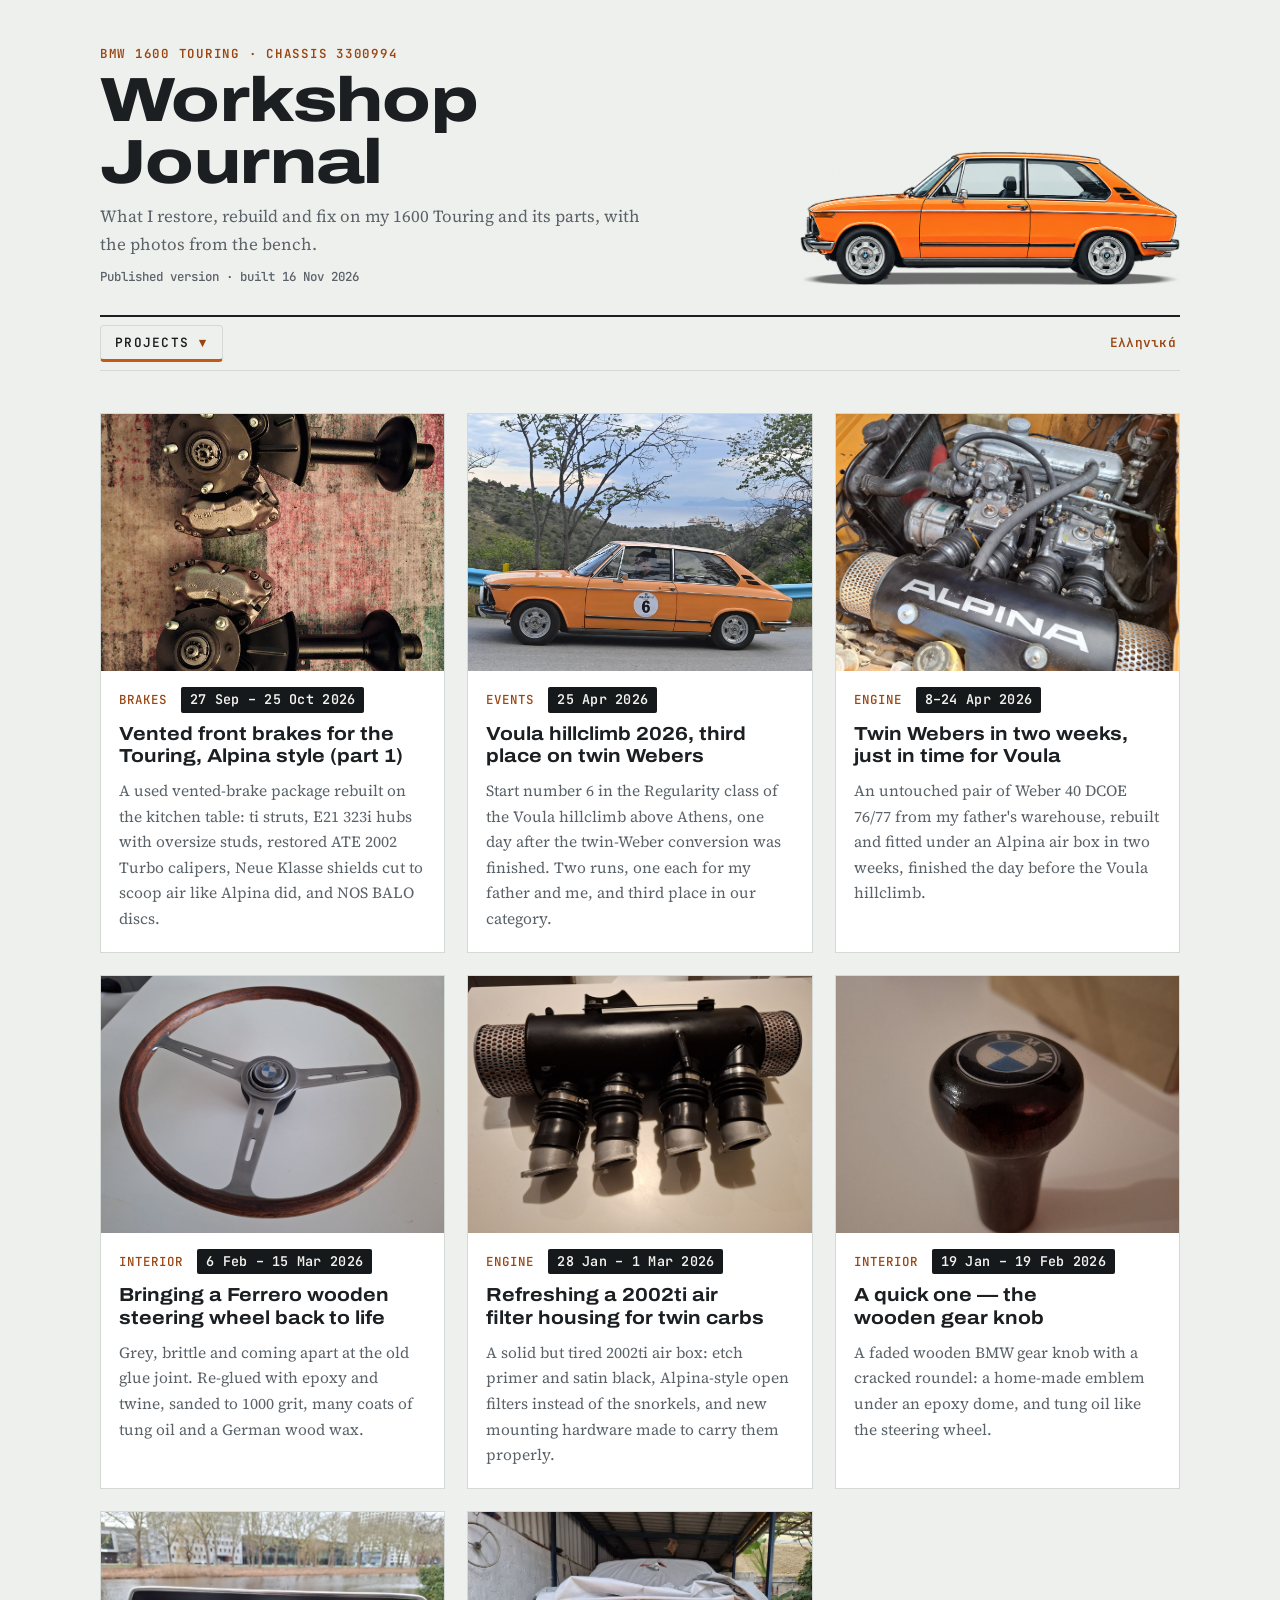
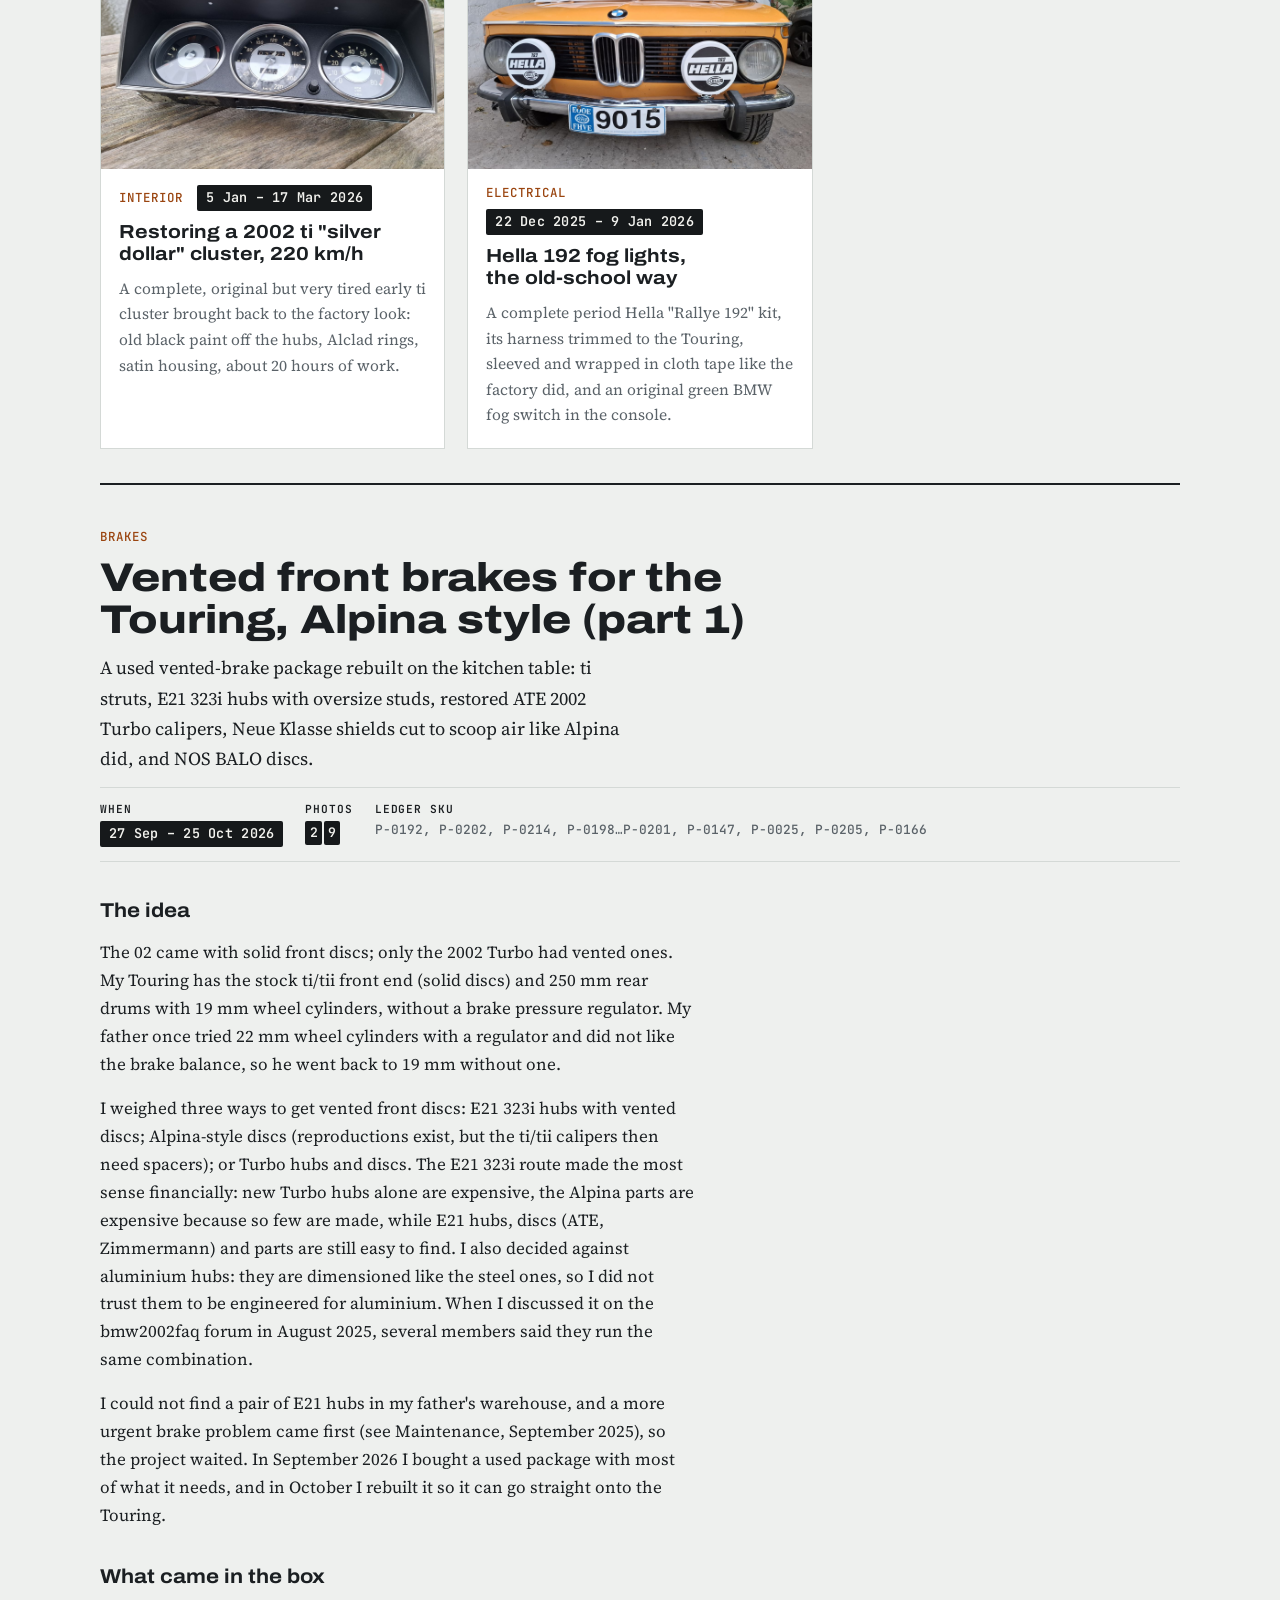
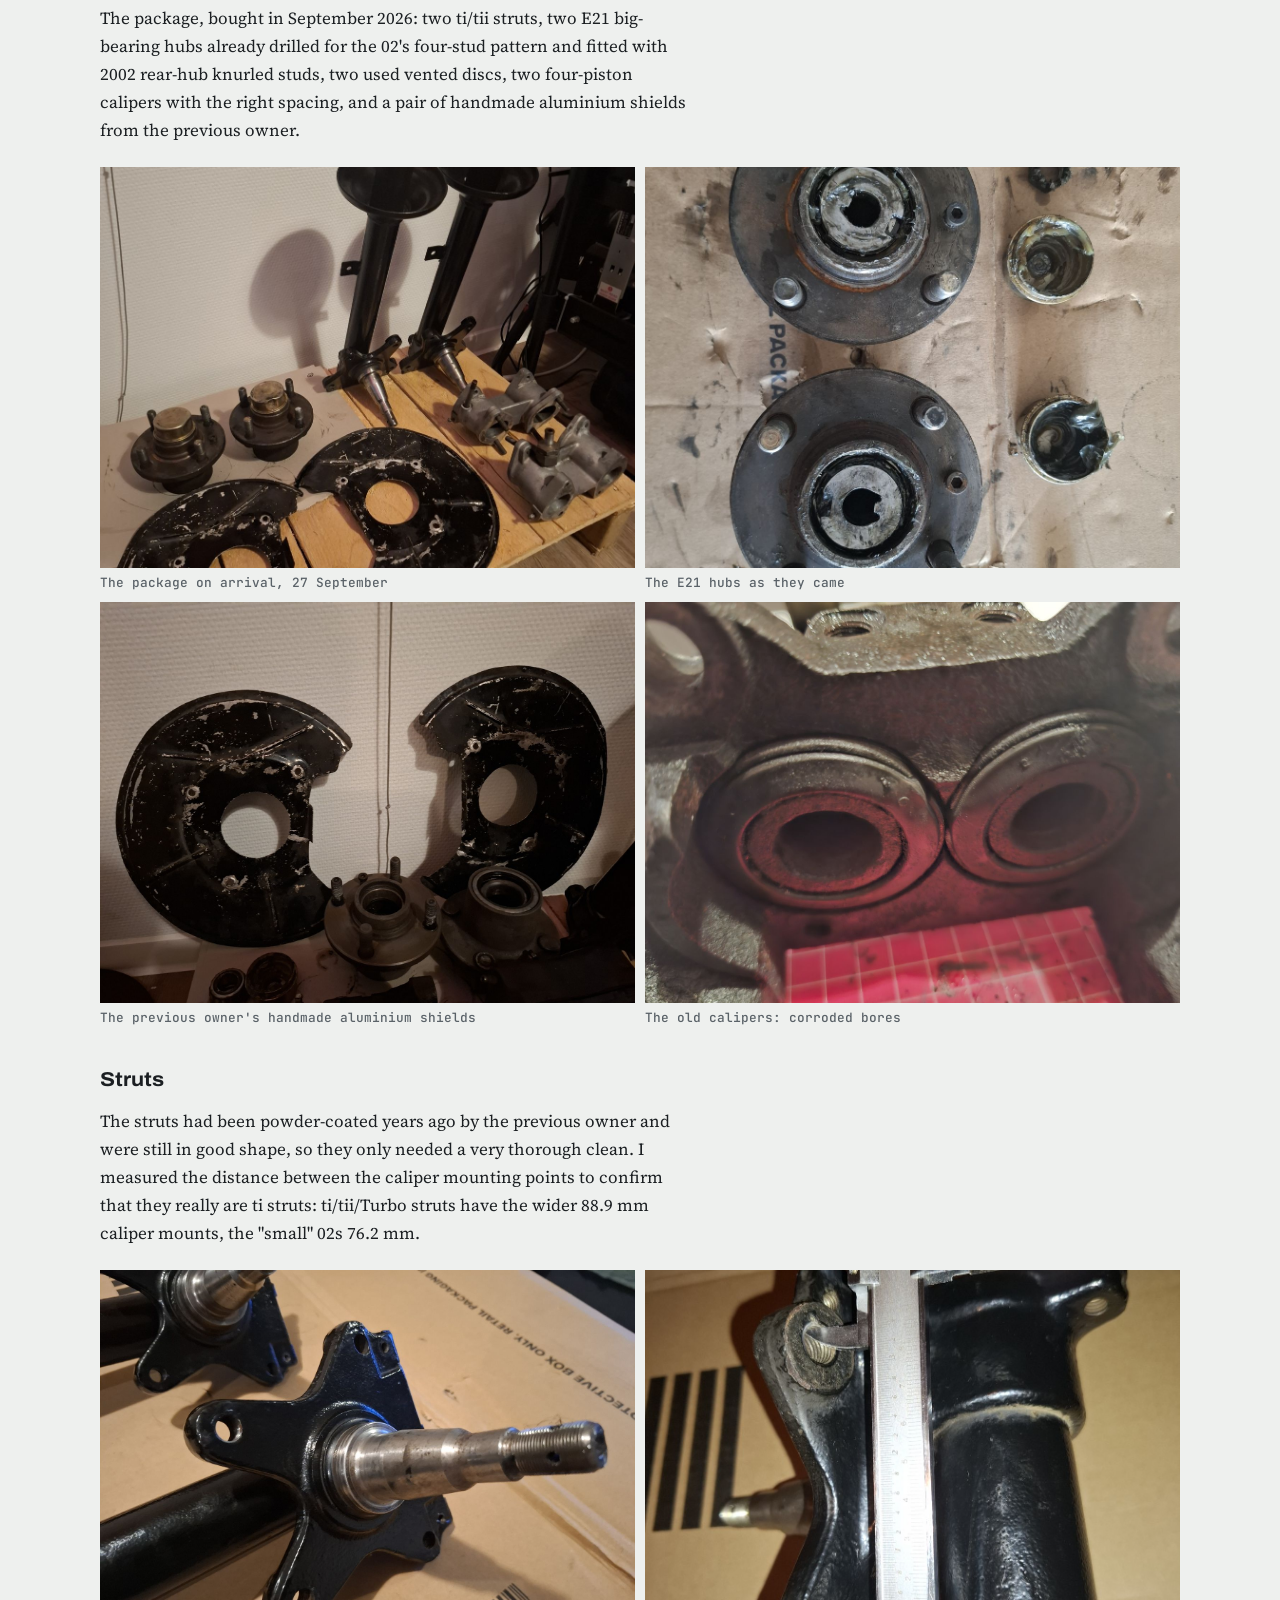
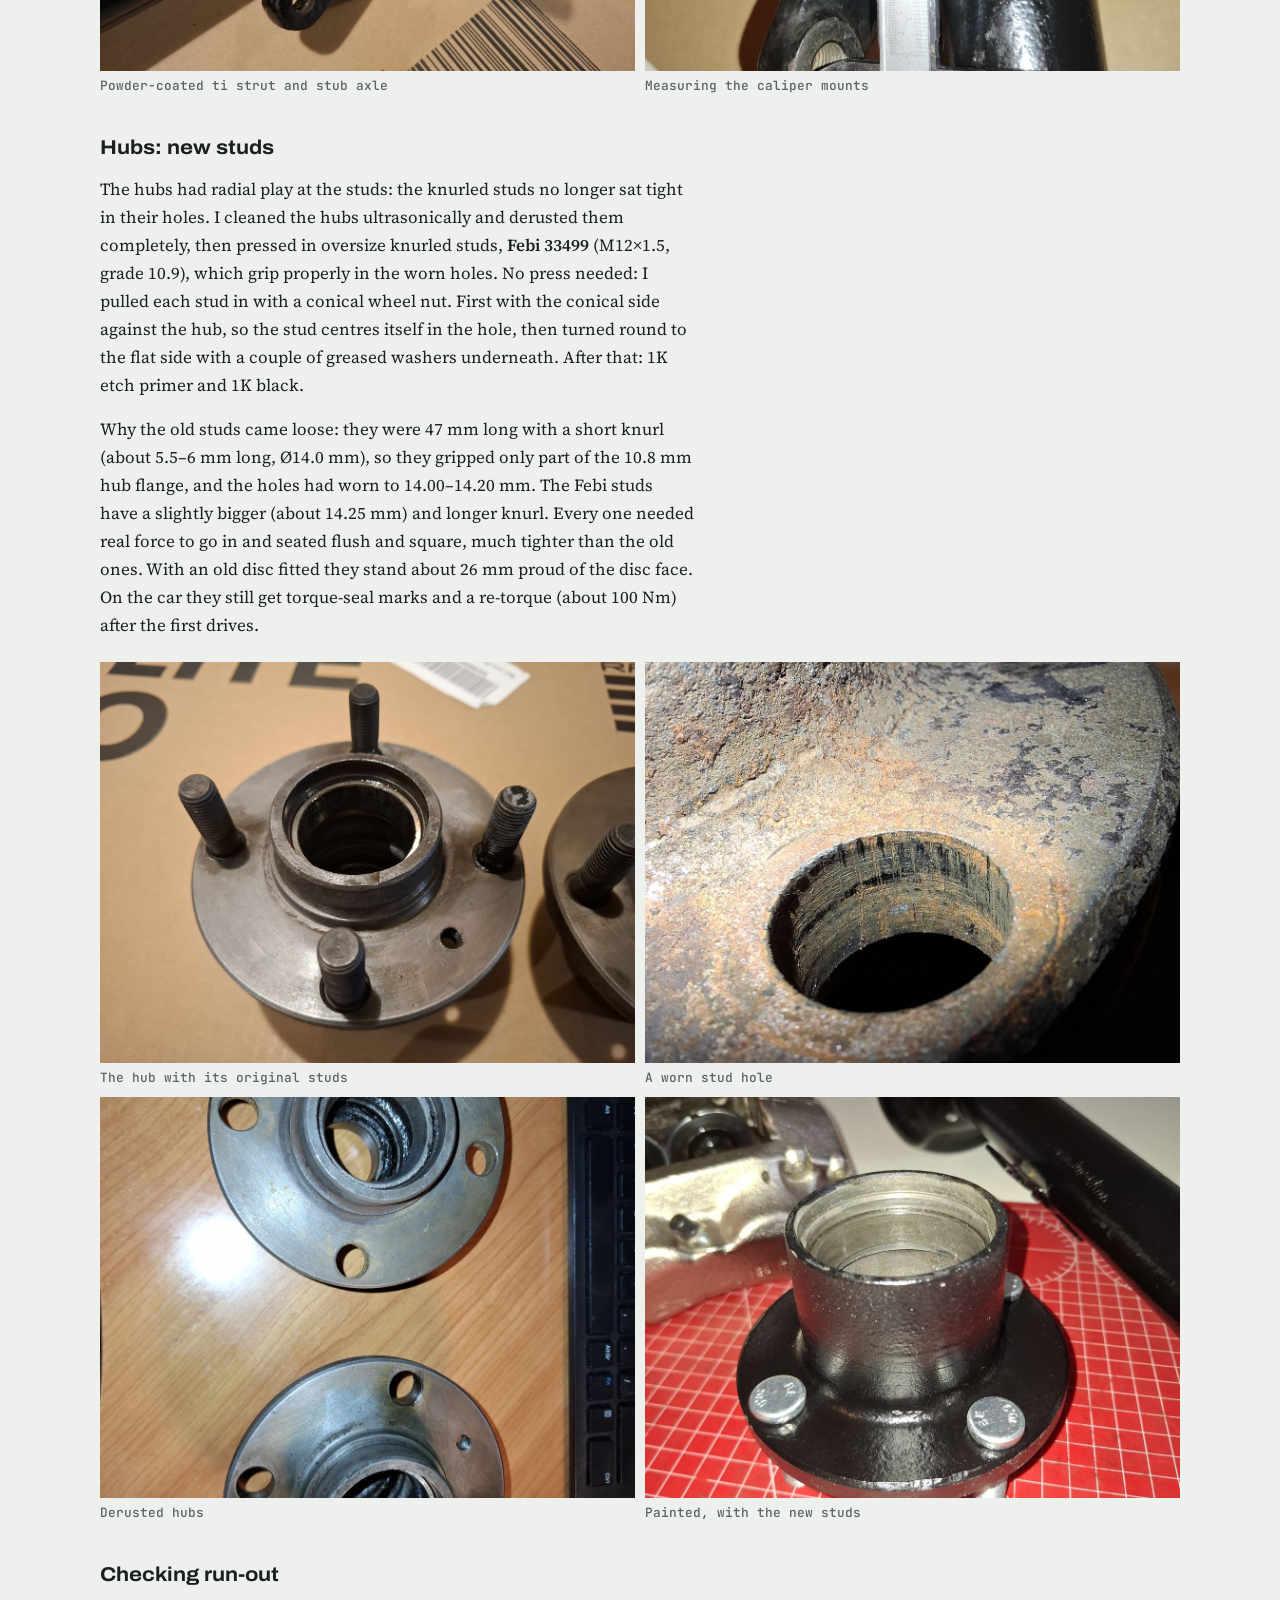
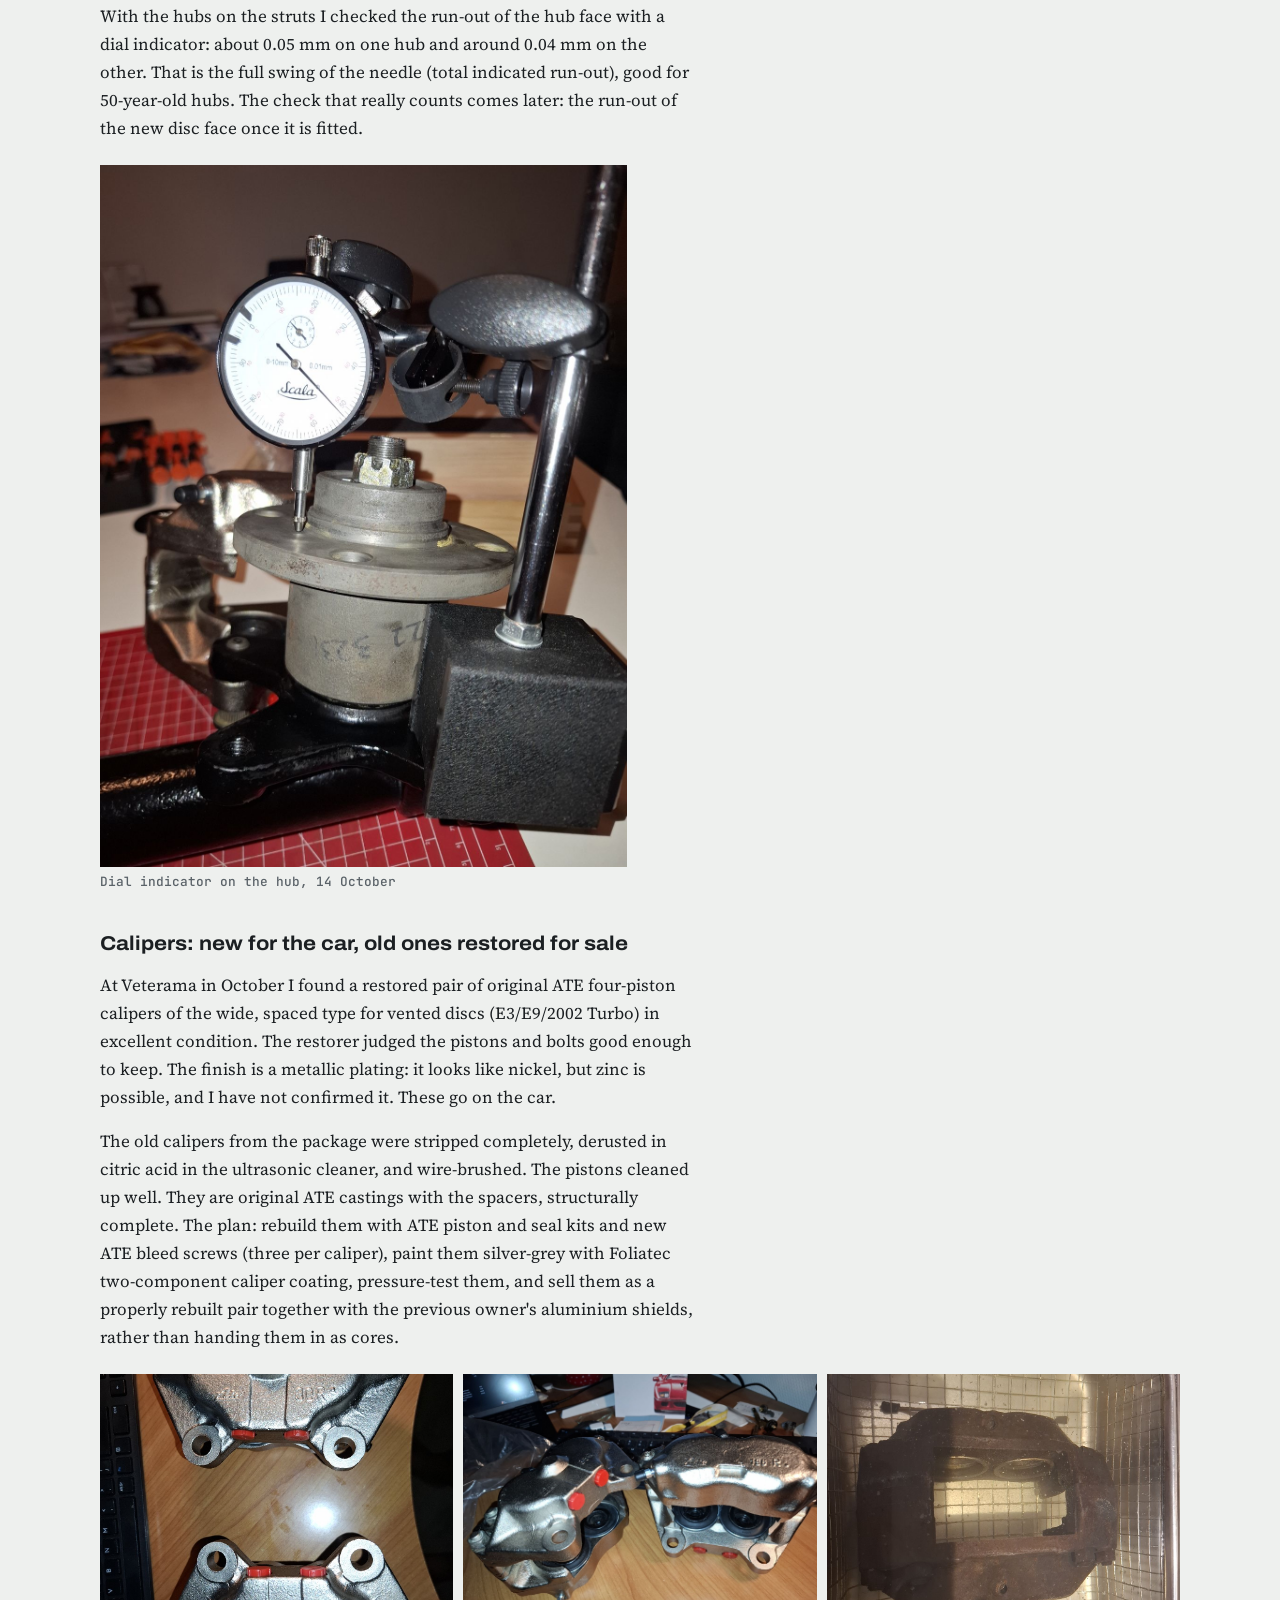
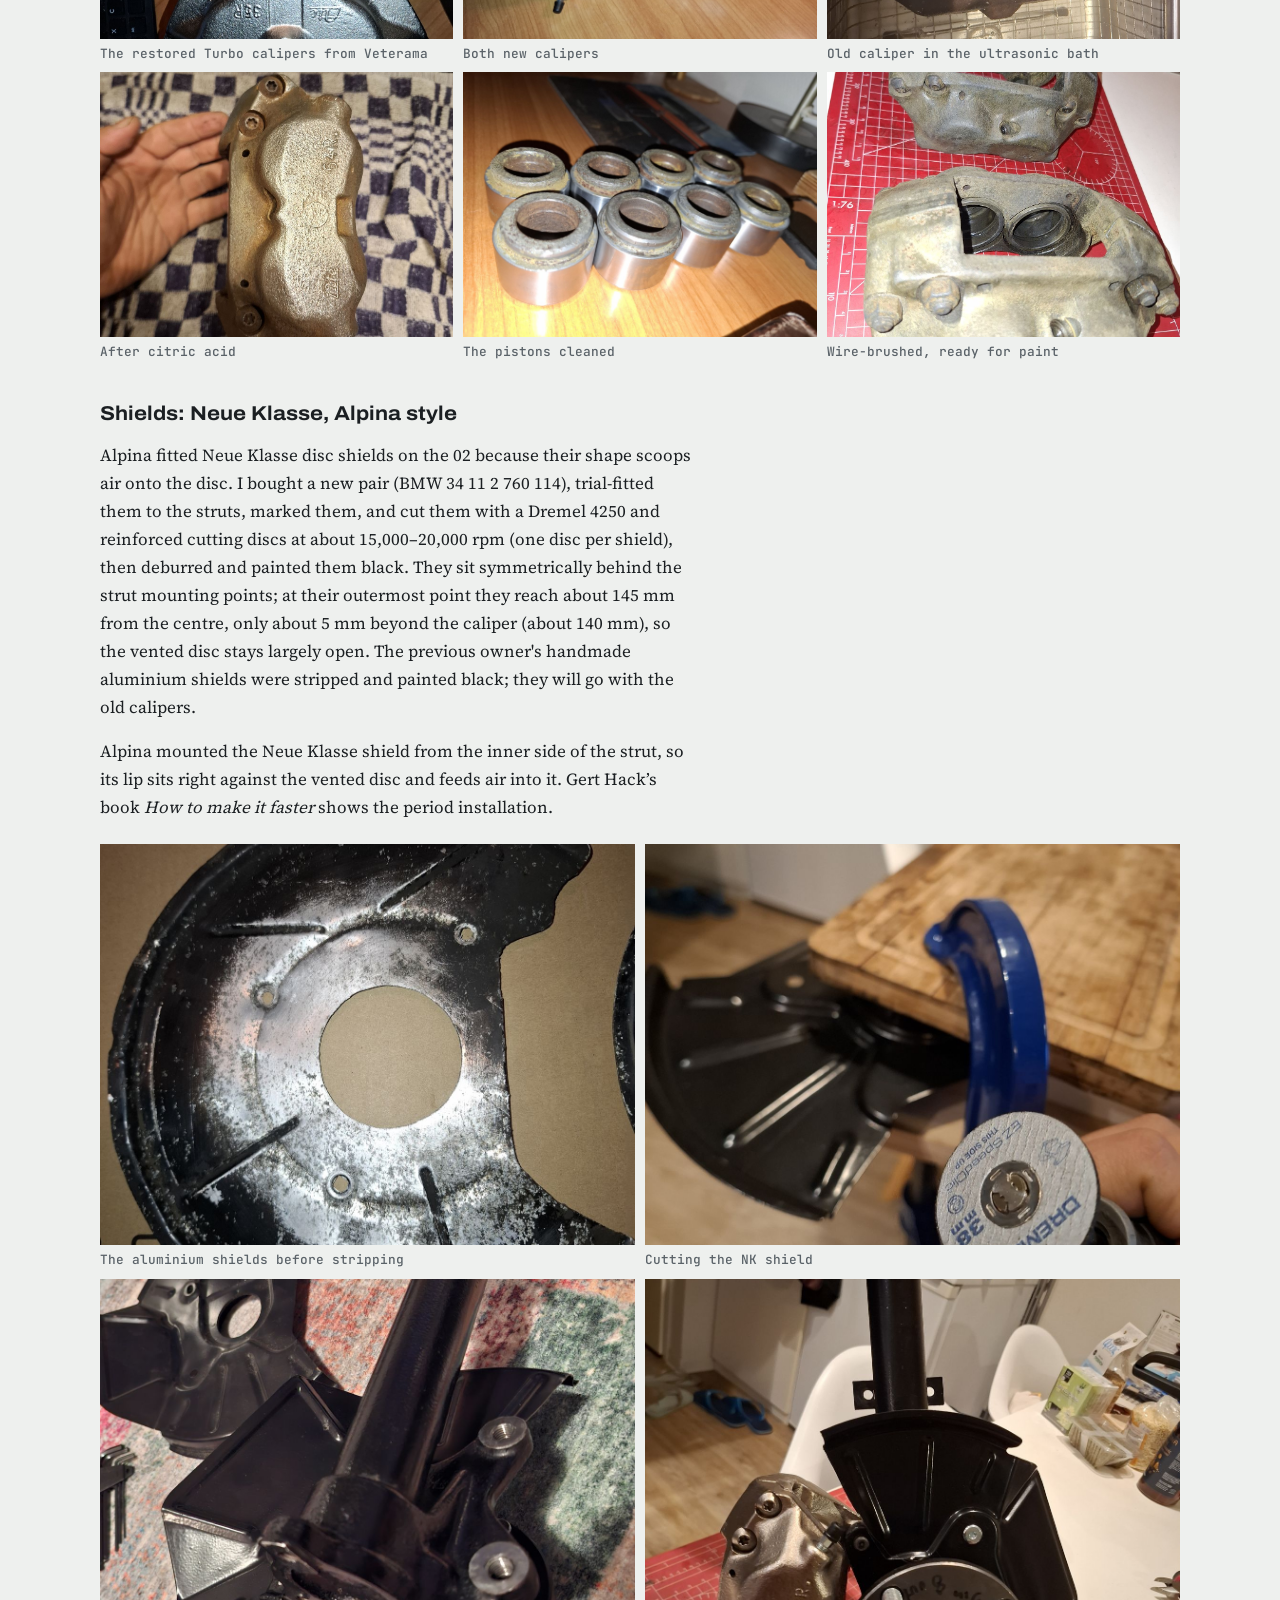
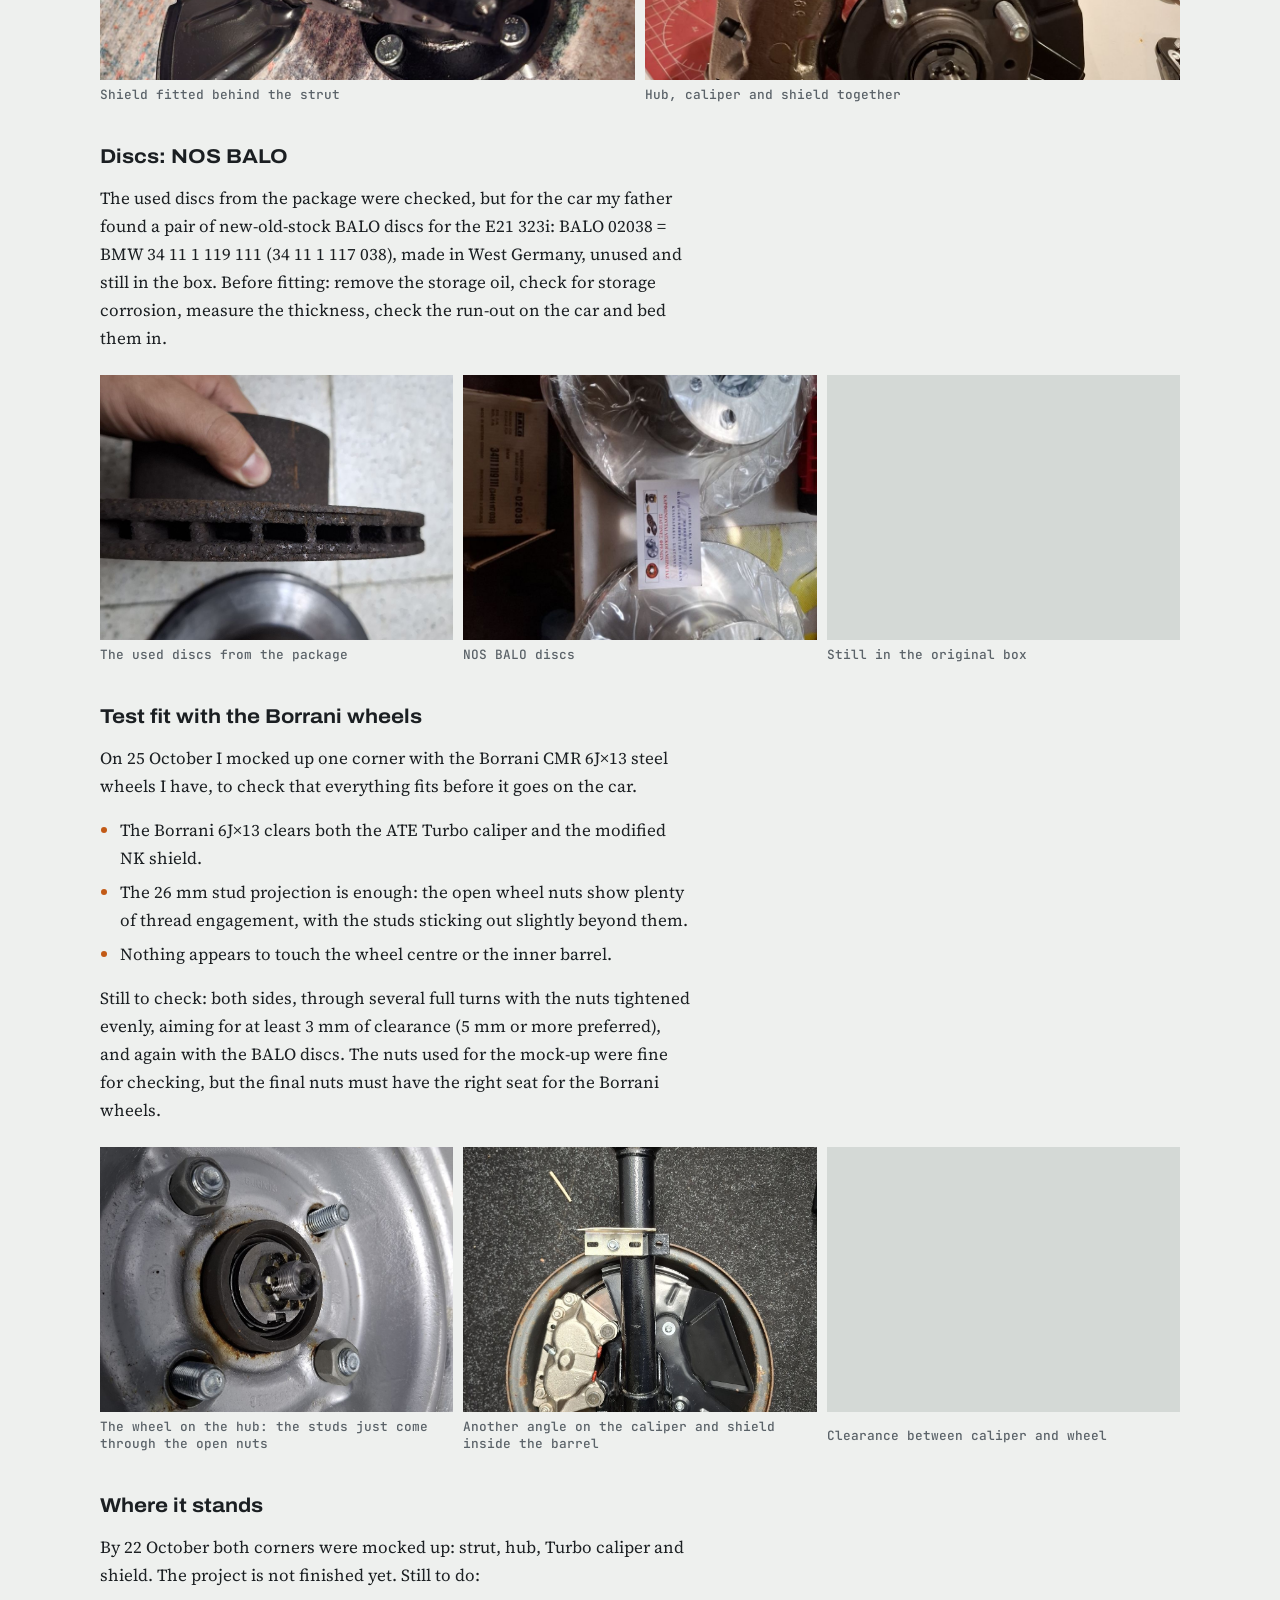
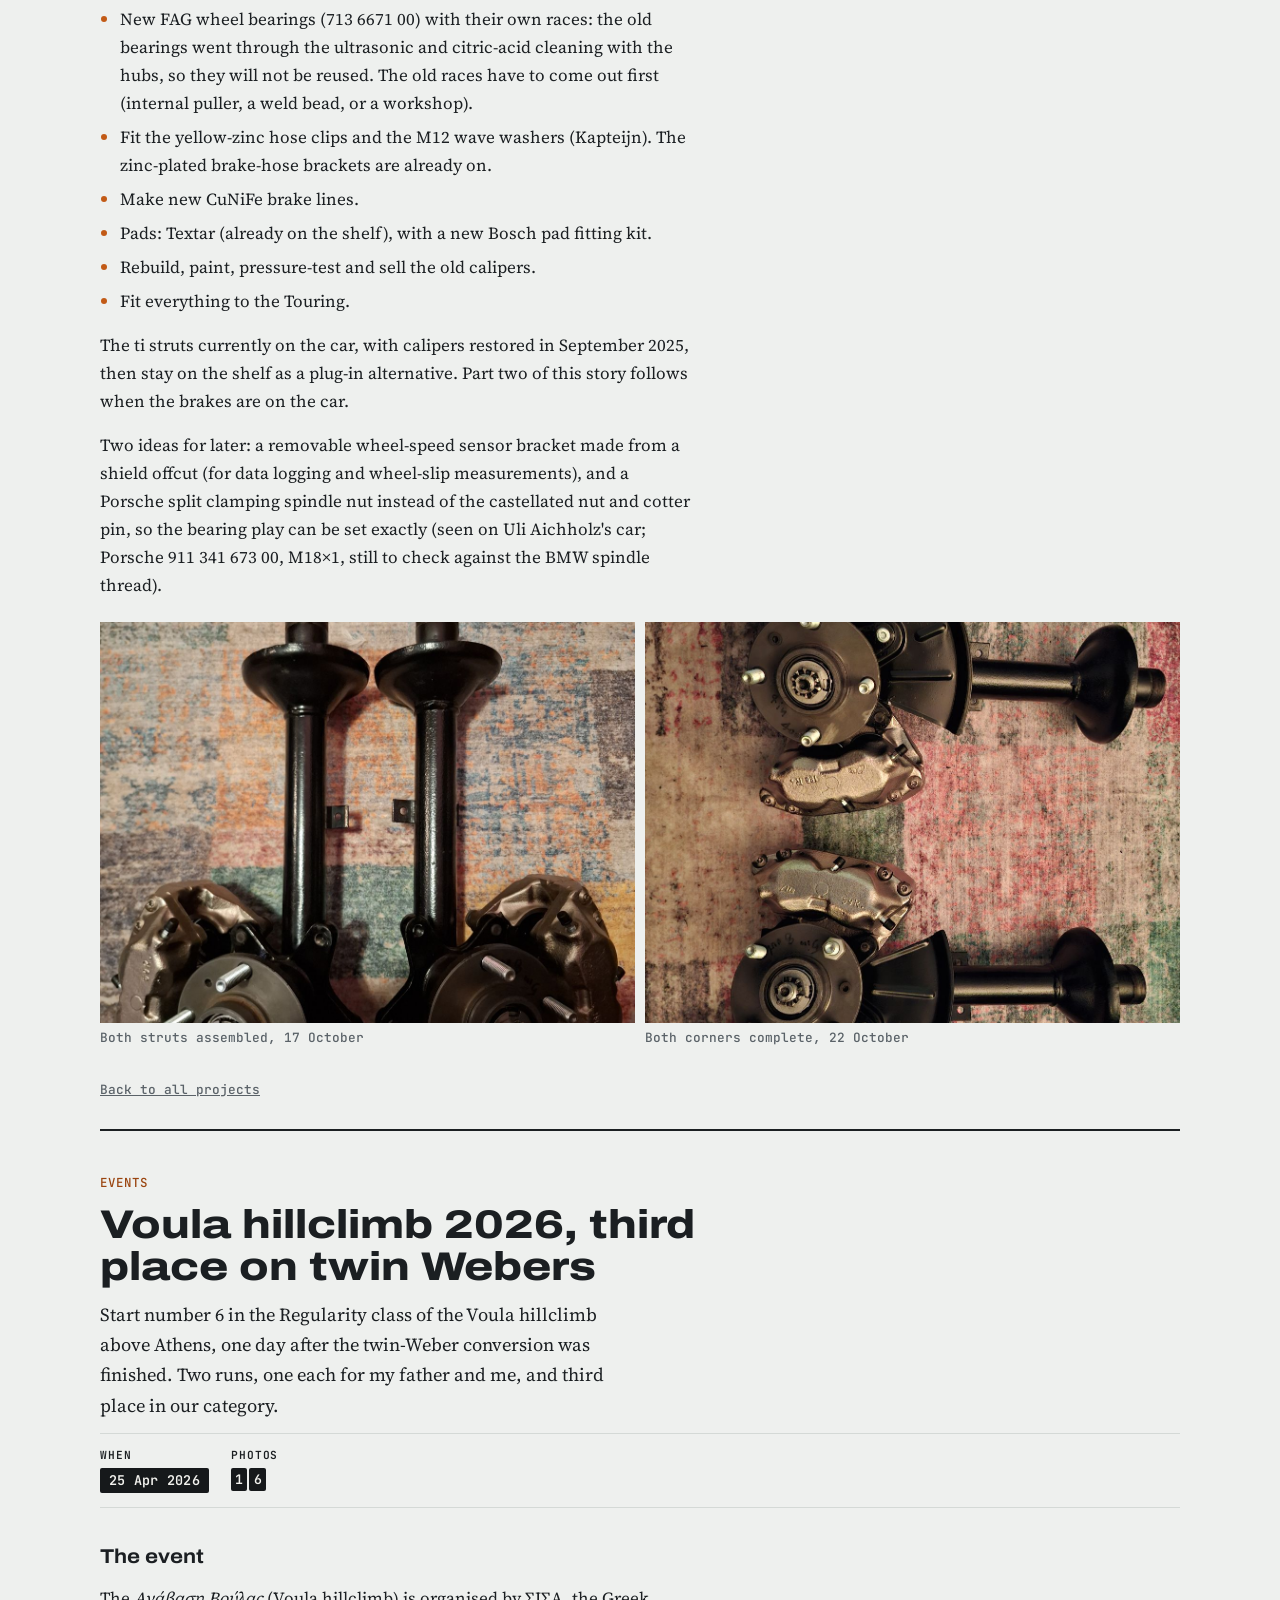
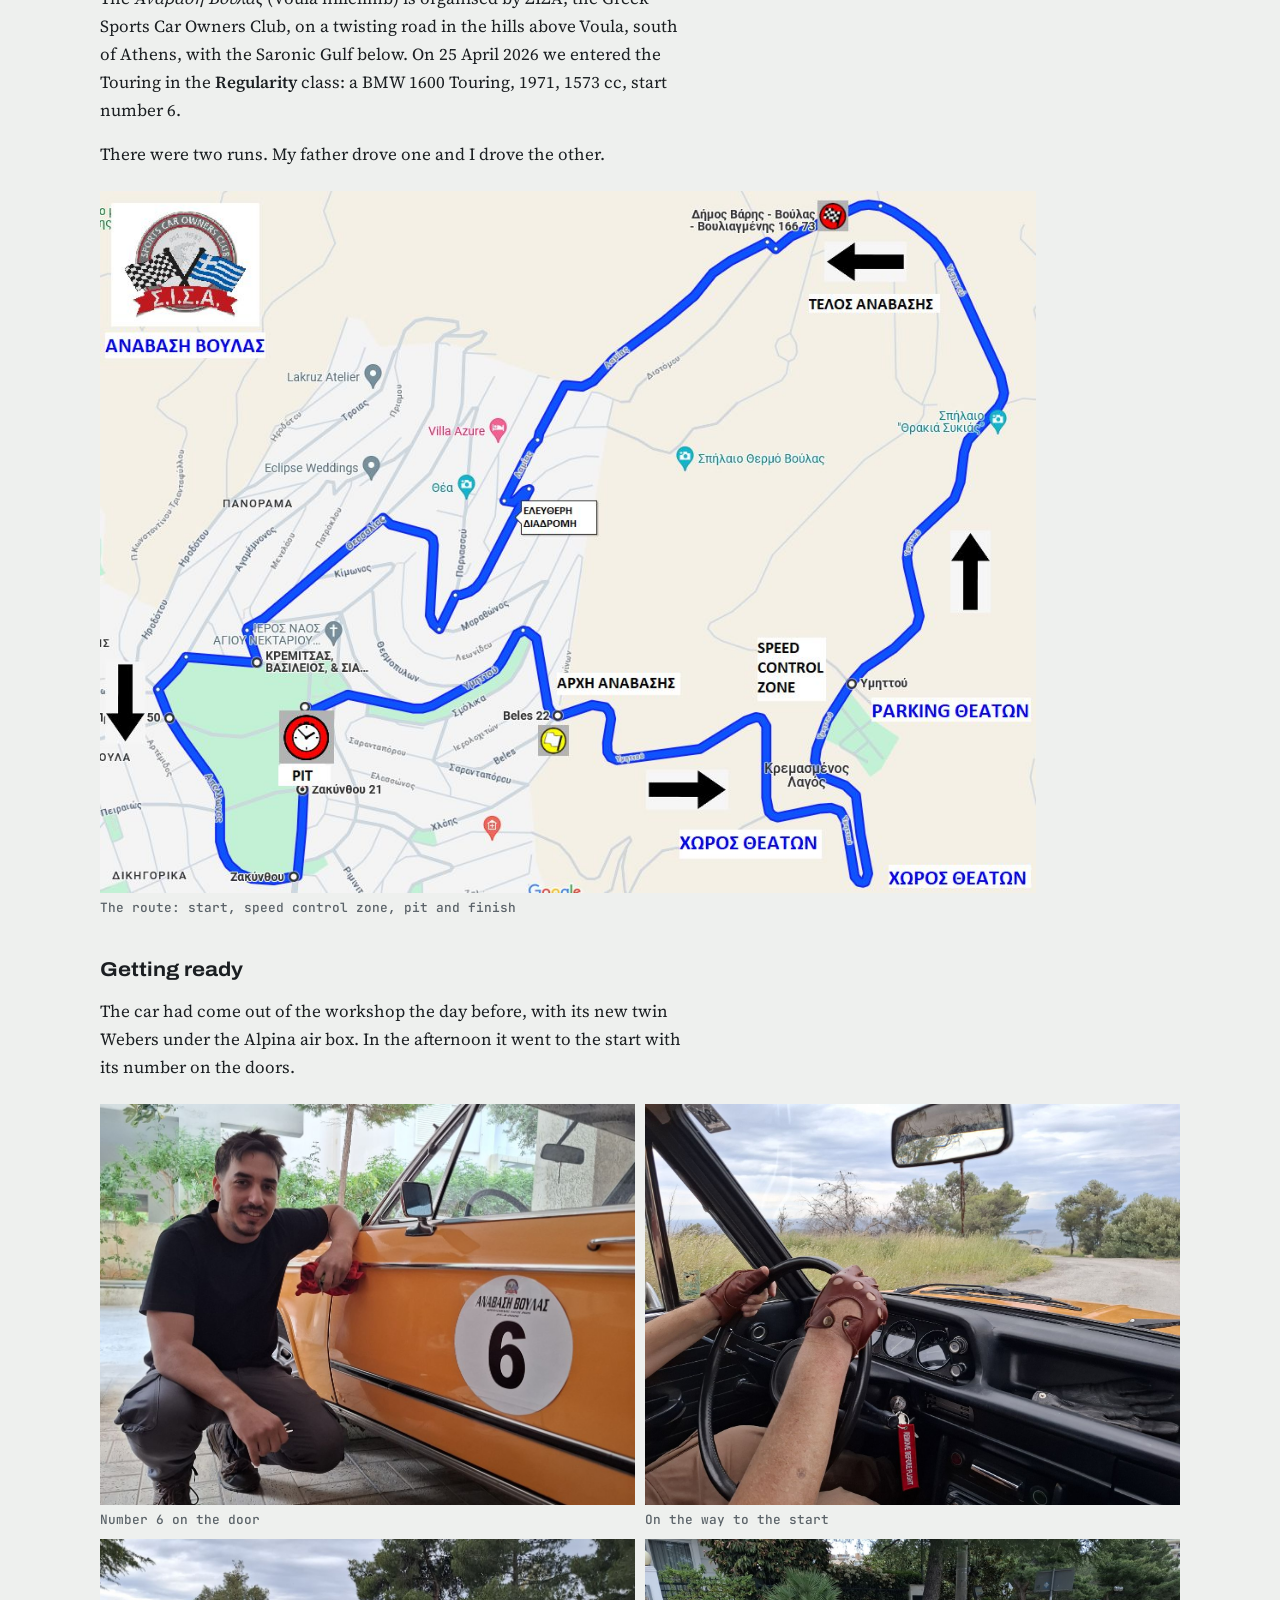
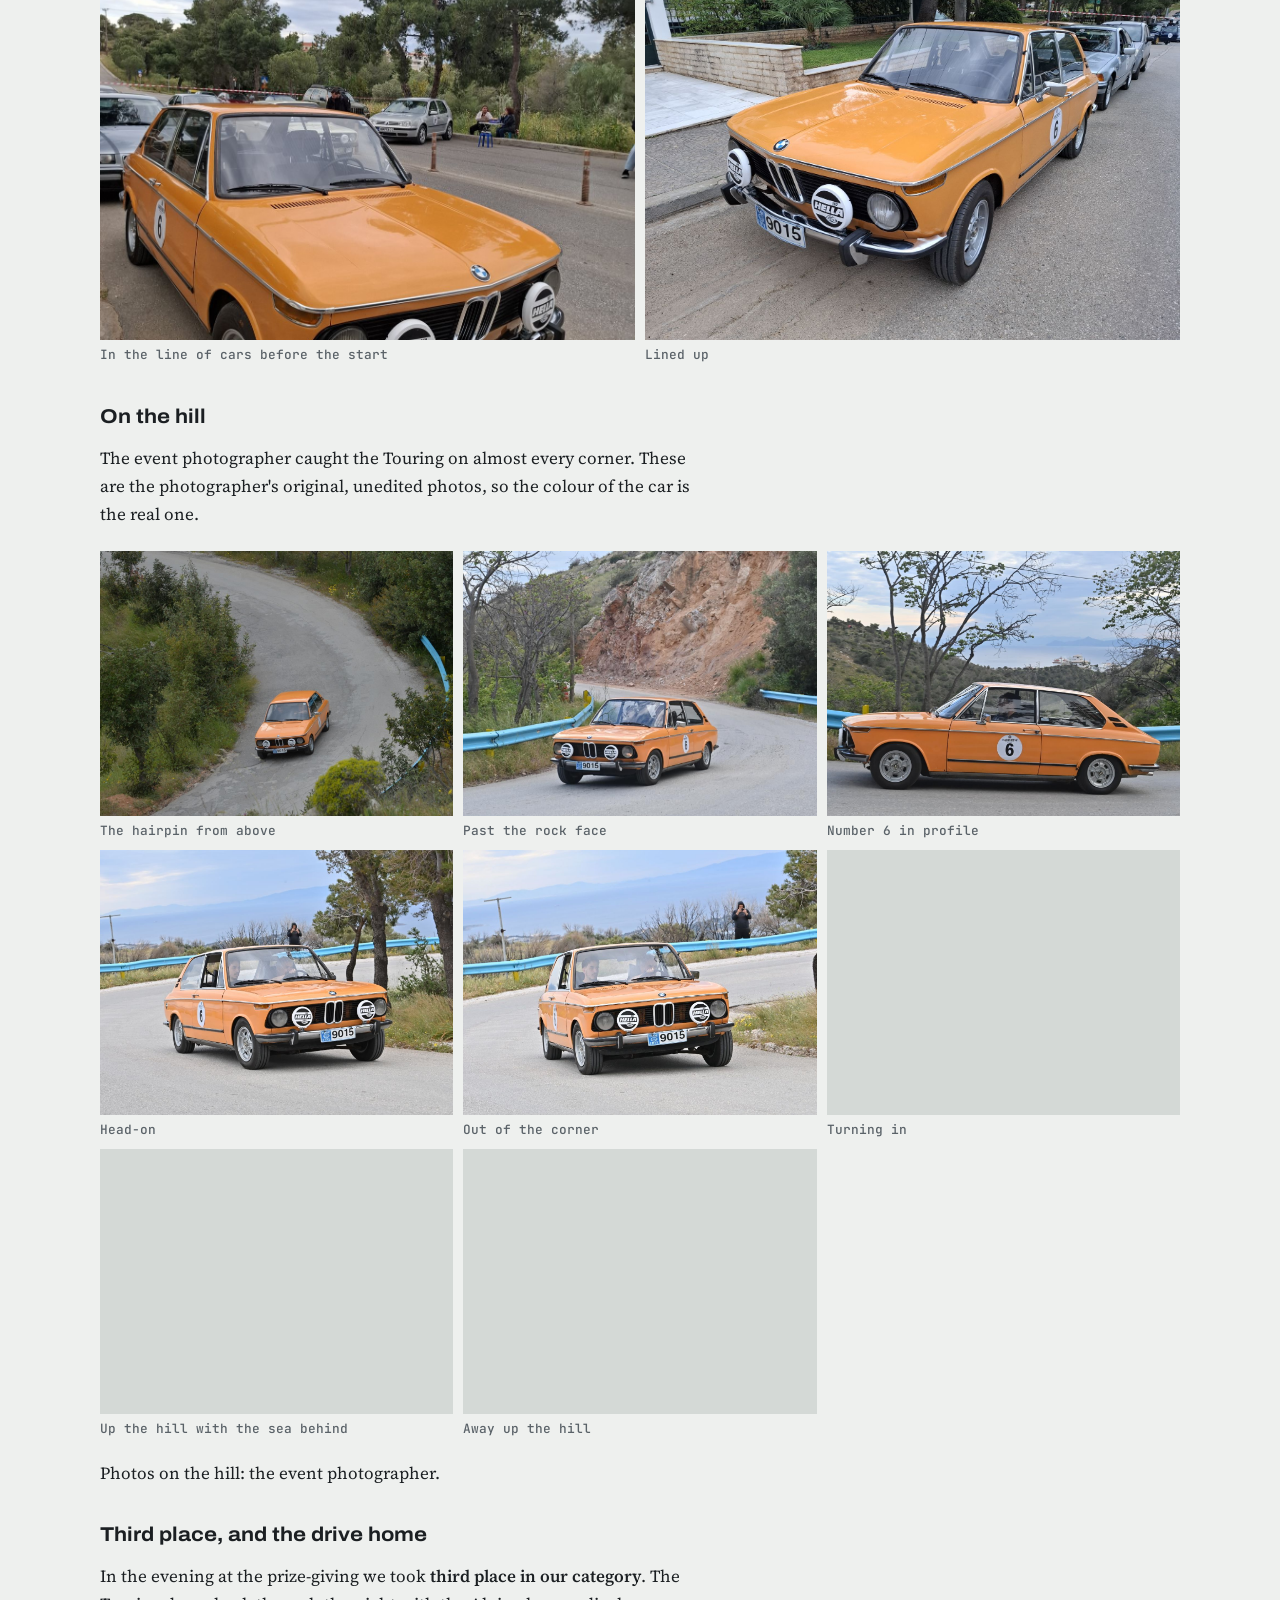
<file: index.html>
<!doctype html><html lang="en"><head><meta charset="utf-8"><meta name="viewport" content="width=device-width,initial-scale=1,viewport-fit=cover"><meta name="robots" content="noindex,nofollow"><link rel="icon" type="image/png" href="logo.png"></head><body><title>Touring Workshop Journal</title>
<meta name="claude:viewport-fit-sides" content="cover">
<link rel="stylesheet" href="fonts/fonts.css">
<style>
/* Layout: a single-column workshop journal; overview cards, then each project as a long-form story with photo galleries. */
:root{
  --bg:#eef0ee; --surface:#ffffff; --fg:#1b1f22; --muted:#5a6268; --line:#d4d9d6;
  --accent:#c25a16; --accent-ink:#9a4510; --drum-bg:#16191b; --drum-fg:#f2f2ee; --note:#fff1d6; --note-line:#e3b45f;
  --logo-ink:#17191b; --logo-shade:#4a4f54; --logo-chrome:#aeb4b8;
  --display:"Archivo",system-ui,sans-serif; --body:"Source Serif 4",Georgia,serif; --mono:"JetBrains Mono",ui-monospace,monospace;
}
@media (prefers-color-scheme: dark){:root:not([data-theme="light"]){
  --bg:#121517; --surface:#1a1e21; --fg:#e7e9e5; --muted:#a2aaaf; --line:#2c3236;
  --accent:#ec8a43; --accent-ink:#f2a46b; --drum-bg:#050607; --drum-fg:#eceae2; --note:#3a2c16; --note-line:#a8792f; --logo-ink:#000000; --logo-shade:#5b6166; --logo-chrome:#c3c8cb; color-scheme:dark}}
:root[data-theme="dark"]{
  --bg:#121517; --surface:#1a1e21; --fg:#e7e9e5; --muted:#a2aaaf; --line:#2c3236;
  --accent:#ec8a43; --accent-ink:#f2a46b; --drum-bg:#050607; --drum-fg:#eceae2; --note:#3a2c16; --note-line:#a8792f; --logo-ink:#000000; --logo-shade:#5b6166; --logo-chrome:#c3c8cb; color-scheme:dark}
*{box-sizing:border-box}
body{background:var(--bg);color:var(--fg);font:400 1.06rem/1.65 var(--body);margin:0;
  padding-left:max(16px,env(safe-area-inset-left,0px));padding-right:max(16px,env(safe-area-inset-right,0px))}
.wrap{max-width:1080px;margin:0 auto;padding-block:40px 80px}
header.mast{display:flex;flex-wrap:wrap;align-items:flex-end;justify-content:space-between;gap:18px 32px;padding-block:8px 30px;border-bottom:2px solid var(--fg)}
.mast-text{display:grid;gap:10px;min-width:0;flex:1 1 380px}
.logo{flex:0 1 380px;min-width:0;max-width:100%;display:block;line-height:0}
.logo img{width:100%;height:auto;display:block}
@media (prefers-reduced-motion:no-preference){.logo img{transition:transform .3s ease}.logo:hover img{transform:translateX(6px)}}
.kicker{font:600 .78rem/1 var(--mono);letter-spacing:.14em;text-transform:uppercase;color:var(--accent-ink)}
h1{font-family:var(--display);font-stretch:125%;font-weight:800;font-size:clamp(2.1rem,6vw,3.9rem);line-height:.98;margin:0;text-wrap:balance;letter-spacing:-.01em}
.lede{max-width:62ch;color:var(--muted);margin:0}
.drums{display:inline-flex;gap:2px;align-items:center;font:600 .82rem/1 var(--mono);font-variant-numeric:tabular-nums}
.drums .d{background:var(--drum-bg);color:var(--drum-fg);padding:5px 4px;border-radius:2px;min-width:1.25em;text-align:center}
.drums .sep{color:var(--muted);padding:0 2px}
.date{display:inline-block;background:var(--drum-bg);color:var(--drum-fg);font:600 .84rem/1 var(--mono);letter-spacing:.02em;padding:6px 9px;border-radius:2px;white-space:nowrap}
.entry .when .date{font-size:.92rem;padding:7px 10px;justify-self:start}
.overview{display:grid;grid-template-columns:repeat(auto-fill,minmax(min(100%,320px),1fr));gap:22px;padding-block:34px}
.card{display:grid;grid-template-rows:auto 1fr;background:var(--surface);border:1px solid var(--line);text-decoration:none;color:inherit;min-width:0}
.card:hover .card-title,.card:focus-visible .card-title{color:var(--accent-ink)}
.card:focus-visible{outline:2px solid var(--accent);outline-offset:2px}
.card img{width:100%;aspect-ratio:4/3;object-fit:cover;display:block}
.card-body{display:grid;gap:10px;align-content:start;padding:16px 18px 20px}
.card-title{font:700 1.18rem/1.2 var(--display);font-stretch:112%;margin:0;text-wrap:balance}
.card p{margin:0;font-size:.97rem;color:var(--muted)}
.meta{display:flex;flex-wrap:wrap;gap:8px 14px;align-items:center;font:500 .78rem/1.3 var(--mono);color:var(--muted)}
.tag{letter-spacing:.08em;text-transform:uppercase;color:var(--accent-ink)}
.draft{border:1px solid var(--note-line);background:var(--note);color:var(--fg);padding:2px 6px;letter-spacing:.06em;text-transform:uppercase}
article{border-top:2px solid var(--fg);padding-block:44px 20px;display:grid;gap:18px}
article header{display:grid;gap:12px}
h2{font-family:var(--display);font-stretch:118%;font-weight:800;font-size:clamp(1.6rem,4vw,2.5rem);line-height:1.05;margin:0;max-width:24ch;text-wrap:balance}
article .summary{font-size:1.15rem;max-width:60ch;margin:0}
.facts{display:flex;flex-wrap:wrap;gap:10px 22px;padding:14px 0;border-block:1px solid var(--line);font:500 .8rem/1.4 var(--mono);color:var(--muted)}
.facts b{display:block;font-weight:600;color:var(--fg);letter-spacing:.08em;text-transform:uppercase;font-size:.7rem;margin-bottom:4px}
.facts a{color:var(--accent-ink)}
.story{display:grid;gap:16px}
.story h3{font:700 1.25rem/1.25 var(--display);font-stretch:110%;margin:18px 0 0}
.story p{margin:0;max-width:66ch}
.story a{color:var(--accent-ink)}
.gallery{display:grid;gap:10px;margin-block:6px}
.gallery.pair{grid-template-columns:repeat(2,minmax(0,1fr))}
.gallery.trio{grid-template-columns:repeat(3,minmax(0,1fr))}
@media (max-width:640px){.gallery.pair,.gallery.trio{grid-template-columns:1fr}}
figure{margin:0;display:grid;gap:6px;min-width:0}
figure img{width:100%;height:auto;display:block;background:var(--line)}
.gallery.pair img,.gallery.trio img{aspect-ratio:4/3;object-fit:cover}
.gallery.single img{max-height:78vh;object-fit:contain;width:auto;max-width:100%;justify-self:start}
figcaption{font:500 .8rem/1.4 var(--mono);color:var(--muted)}
.question{border-left:4px solid var(--note-line);background:var(--note);padding:10px 14px;font-size:.98rem;max-width:66ch}
.question span{display:block;font:700 .7rem/1.4 var(--mono);letter-spacing:.12em;text-transform:uppercase;color:var(--accent-ink);margin-bottom:2px}
.top{font:500 .8rem/1 var(--mono);color:var(--muted)}
.top a{color:inherit}
footer{padding-block:30px;color:var(--muted);font:500 .8rem/1.5 var(--mono);border-top:1px solid var(--line)}
@media (prefers-reduced-motion:no-preference){.card{transition:transform .15s ease}.card:hover{transform:translateY(-2px)}}
[hidden]{display:none!important}
article,.notes,.entry,.todo-item{scroll-margin-top:calc(60px + env(safe-area-inset-top,0px))}
/* Menu: a sticky bar with one drop-down button; each entry is a section of the same page, switched by the URL #hash */
body::before{content:"";position:fixed;inset:0 0 auto;height:env(safe-area-inset-top,0px);background:var(--bg);z-index:10}
nav.tabs{position:sticky;top:env(safe-area-inset-top,0px);z-index:5;background:var(--bg);display:flex;align-items:center;gap:12px;
  border-bottom:1px solid var(--line);margin-bottom:8px;padding-block:8px}
nav.tabs .menu{position:relative}
nav.tabs .menu-btn{display:flex;align-items:center;gap:10px;font:600 .8rem/1 var(--mono);letter-spacing:.1em;text-transform:uppercase;
  color:var(--fg);background:var(--bg);border:1px solid var(--line);border-bottom:3px solid var(--accent);border-radius:4px;padding:11px 14px 9px;cursor:pointer}
nav.tabs .menu-btn:hover{border-color:var(--accent)}
nav.tabs .menu-btn .chev{color:var(--accent-ink);transition:transform .15s ease}
nav.tabs .menu-btn[aria-expanded="true"] .chev{transform:rotate(180deg)}
nav.tabs .menu-list{position:absolute;left:0;top:calc(100% + 6px);min-width:15rem;max-width:calc(100vw - 32px);display:grid;
  background:var(--bg);border:1px solid var(--line);border-radius:4px;box-shadow:0 10px 28px rgba(0,0,0,.18);padding:6px}
nav.tabs .menu-list a{display:flex;justify-content:space-between;gap:16px;font:600 .8rem/1 var(--mono);letter-spacing:.1em;
  text-transform:uppercase;color:var(--muted);text-decoration:none;padding:13px 12px;border-left:3px solid transparent;border-radius:2px}
nav.tabs .menu-list a:hover{color:var(--fg);background:color-mix(in srgb,var(--accent) 8%,transparent)}
nav.tabs .menu-list a[aria-current="page"]{color:var(--fg);border-left-color:var(--accent)}
nav.tabs .menu-list a.lab{color:var(--accent-ink);border-top:1px solid var(--line);margin-top:4px;padding-top:15px}
nav.tabs a:focus-visible,nav.tabs button:focus-visible{outline:2px solid var(--accent);outline-offset:2px}
nav.tabs .n{color:var(--accent-ink)}
nav.tabs a.lang{margin-left:auto;font:600 .8rem/1 var(--mono);color:var(--accent-ink);letter-spacing:.02em;text-decoration:none;padding:12px 4px}
.tab-intro{max-width:66ch;color:var(--muted);margin:26px 0 0}
.story ul,.notes ul,.entry ul{margin:0;padding-left:1.2em;display:grid;gap:6px;max-width:66ch}
.story li::marker,.notes li::marker,.entry li::marker{color:var(--accent)}
/* Maintenance: a logbook, dates on the left like an odometer drum */
.log{display:grid;padding-block:20px}
.entry{display:grid;grid-template-columns:minmax(0,9rem) minmax(0,1fr);gap:8px 26px;padding-block:24px;border-top:1px solid var(--line)}
.entry:first-child{border-top:2px solid var(--fg)}
.entry .when{display:grid;gap:10px;align-content:start}
.entry .what{display:grid;gap:12px;min-width:0}
.entry h3{font:700 1.2rem/1.25 var(--display);font-stretch:110%;margin:0;text-wrap:balance}
.entry p{margin:0;max-width:66ch}
.entry .gallery{grid-template-columns:repeat(auto-fill,minmax(min(100%,180px),1fr))}
.entry .gallery img{aspect-ratio:4/3;object-fit:cover}
.entry .gallery.single img{max-height:none;width:100%}
@media (max-width:640px){.entry{grid-template-columns:1fr}}
.entry.project .what{border-left:3px solid var(--accent);padding-left:16px}
/* Timeline strip: year axis + one dot per maintenance entry; stacked lanes where dates are close */
.km-est{font:500 .8rem/1.3 var(--mono);color:var(--muted);display:grid;gap:2px}
/* Usage plot: one series (odometer), thin line, filled reading dots, open job dots */
.usage{margin:26px 0 6px;display:grid;gap:8px}
.u-head{display:flex;flex-wrap:wrap;gap:6px 14px;align-items:baseline;font:500 .8rem/1.3 var(--mono);color:var(--muted)}
.u-head b{font:700 1rem/1.2 var(--display);color:var(--fg)}
.u-scroll{overflow-x:auto}
.usage svg{display:block;width:100%;min-width:560px;height:auto}
.u-grid{stroke:var(--line);stroke-width:1}
.u-tick{stroke:var(--muted);stroke-width:1}
.u-ax{font:500 12px var(--mono);fill:var(--muted)}
.u-line{fill:none;stroke:var(--accent);stroke-width:2;stroke-linejoin:round;stroke-linecap:round}
.u-pt{fill:var(--accent);stroke:var(--bg);stroke-width:2}
.u-job{fill:var(--bg);stroke:var(--fg);stroke-width:1.6;transition:r .12s ease}
.u-hit{fill:transparent}
.usage a:hover .u-job,.usage a:focus-visible .u-job{r:7;stroke:var(--accent)}
.u-end{font:600 12px var(--mono);fill:var(--fg)}
.u-note{margin:0;font:500 .75rem/1.4 var(--mono);color:var(--muted);max-width:80ch}
.km-est span{font-size:.68rem;letter-spacing:.08em;text-transform:uppercase}
.tl{margin:22px 0 4px;display:grid;gap:10px}
.tl-scroll{overflow-x:auto;padding-top:40px}
.tl-inner{position:relative;min-width:640px;height:calc(var(--lanes) * 16px + 34px);margin:0 12px}
.tl-line{position:absolute;left:0;right:0;bottom:24px;height:2px;background:var(--line)}
.tl-year{position:absolute;bottom:0;transform:translateX(-1px);font:600 .74rem/1 var(--mono);color:var(--muted);
  padding-left:6px;border-left:1px solid var(--line);height:30px;display:flex;align-items:flex-end}
.tl-dot{position:absolute;width:12px;height:12px;margin:0 0 30px -6px;border-radius:50%;background:var(--fg);
  box-shadow:0 0 0 2px var(--bg);transition:transform .12s ease}
.tl-dot::before{content:"";position:absolute;inset:-6px}
.tl-dot.proj{background:var(--accent)}
.tl-dot:hover,.tl-dot:focus-visible{transform:scale(1.35);outline:none;z-index:2}
.tl-dot:hover::after,.tl-dot:focus-visible::after{content:attr(data-tip);position:absolute;bottom:calc(100% + 8px);left:50%;
  transform:translateX(-50%);white-space:nowrap;background:var(--surface);color:var(--fg);border:1px solid var(--line);
  font:500 .72rem/1.3 var(--mono);padding:5px 8px;pointer-events:none}
.tl-dot.tip-l:hover::after,.tl-dot.tip-l:focus-visible::after{left:0;transform:none}
.tl-dot.tip-r:hover::after,.tl-dot.tip-r:focus-visible::after{left:auto;right:0;transform:none}
.tl-legend{display:flex;flex-wrap:wrap;gap:6px 18px;font:500 .75rem/1.2 var(--mono);color:var(--muted)}
.tl-legend span{display:inline-flex;align-items:center;gap:6px}
.tl-key{display:inline-block;width:10px;height:10px;border-radius:50%;background:var(--fg)}
.tl-key.proj{background:var(--accent)}
.tag.proj{background:var(--accent);color:var(--bg);padding:2px 6px}
.projentry{display:grid;grid-template-columns:minmax(0,200px) minmax(0,1fr);gap:16px;align-items:start}
.projentry img{width:100%;aspect-ratio:4/3;object-fit:cover;display:block}
.projentry p{margin:0 0 8px}
.projlink a{font:600 .85rem/1.3 var(--mono);color:var(--accent-ink)}
@media (max-width:520px){.projentry{grid-template-columns:1fr}}
/* Tech notes */
.notes-index{display:flex;flex-wrap:wrap;gap:8px;padding-block:22px 6px}
.notes-index a{font:500 .8rem/1 var(--mono);color:var(--fg);text-decoration:none;border:1px solid var(--line);background:var(--surface);padding:8px 10px}
.notes-index a:hover{border-color:var(--accent)}
.notes{border-top:2px solid var(--fg);padding-block:32px 12px;display:grid;gap:14px}
.notes h3{font:700 1.1rem/1.3 var(--display);margin:12px 0 0}
.notes h4{font:700 .95rem/1.3 var(--display);margin:8px 0 0}
.notes p{margin:0;max-width:66ch}
.notes a,.entry a{color:var(--accent-ink);overflow-wrap:anywhere}
.tablewrap{overflow-x:auto;max-width:100%}
table{border-collapse:collapse;font:500 .82rem/1.4 var(--mono)}
th,td{border:1px solid var(--line);padding:6px 9px;text-align:left;vertical-align:top}
th{background:var(--surface);font-weight:700}
.car{display:grid;gap:18px;padding-block:28px}
/* To do: same logbook layout as Maintenance; status + priority on the left */
.todo-group{display:flex;align-items:baseline;gap:10px;font:700 1.3rem/1.2 var(--display);font-stretch:112%;margin:34px 0 0}
.todo-group .n,.todo-done summary .n{font:600 .8rem/1 var(--mono);color:var(--accent-ink)}
.todo-list{display:grid;padding-block:10px 0}
.todo-item{display:grid;grid-template-columns:minmax(0,11rem) minmax(0,1fr);gap:8px 26px;padding-block:20px;border-top:1px solid var(--line)}
.todo-list .todo-item:first-child{border-top:2px solid var(--fg)}
.todo-item .when{display:flex;flex-direction:column;align-items:flex-start;gap:8px}
.todo-item .what{display:grid;gap:10px;min-width:0}
.todo-item h3{font:700 1.15rem/1.25 var(--display);font-stretch:110%;margin:0;text-wrap:balance}
.todo-item p{margin:0;max-width:66ch}
.todo-item ul{margin:0;padding-left:1.2em;display:grid;gap:4px;max-width:66ch}
.todo-item li::marker{color:var(--accent)}
.todo-item.st-in-progress .what{border-left:3px solid var(--accent);padding-left:16px}
.t-status{font:600 .72rem/1 var(--mono);letter-spacing:.08em;text-transform:uppercase;padding:6px 8px;border:1px solid var(--line);border-radius:2px;color:var(--fg)}
.t-status.st-in-progress{background:var(--accent);border-color:var(--accent);color:var(--bg)}
.t-status.st-parts-on-the-shelf{border-color:var(--fg)}
.t-status.st-to-decide{border-style:dashed;border-color:var(--accent)}
.todo-intro{max-width:66ch;color:var(--muted);margin:8px 0 0}
.t-status.st-waiting,.t-status.st-done{color:var(--muted)}
.t-prio{font:600 .74rem/1.2 var(--mono);color:var(--muted)}
.t-prio.p-high{color:var(--accent-ink)}
.t-foot a{color:var(--accent-ink)}
.todo-done{margin-top:34px;border-top:1px solid var(--line);padding-top:16px}
.todo-done summary{cursor:pointer;font:700 1.1rem/1.2 var(--display);display:flex;align-items:baseline;gap:10px}
.todo-done .todo-item{opacity:.8}
@media (max-width:640px){.todo-item{grid-template-columns:1fr}.todo-item .when{flex-direction:row;flex-wrap:wrap;align-items:center}}
.nextup{border:1px solid var(--line);border-left:4px solid var(--accent);background:var(--surface);padding:16px 20px;display:grid;gap:10px;max-width:66ch}
.nextup h3{font:700 1.1rem/1.2 var(--display);margin:0}
.nextup ul{margin:0;padding-left:1.2em;display:grid;gap:4px}
.nextup li::marker{color:var(--accent)}
.nextup p{margin:0}
/* Service intervals table (Maintenance tab) */
.svc{display:grid;gap:4px;margin-bottom:8px}
.svc-table{width:100%;min-width:760px;font:400 .9rem/1.45 var(--body)}
.svc-table th{font:600 .72rem/1.2 var(--mono);letter-spacing:.08em;text-transform:uppercase;color:var(--muted);background:none;border:0;border-bottom:2px solid var(--fg);padding:8px 10px}
.svc-table td{border:0;border-bottom:1px solid var(--line);padding:10px;vertical-align:top}
.svc-table td:first-child{max-width:24rem}
.svc-sub{display:block;font:500 .76rem/1.4 var(--mono);color:var(--muted);margin-top:4px}
.svc-st{display:inline-block;font:600 .7rem/1 var(--mono);letter-spacing:.08em;text-transform:uppercase;padding:6px 8px;border:1px solid var(--line);border-radius:2px;white-space:nowrap}
.svc-st.st-overdue{background:var(--accent);border-color:var(--accent);color:var(--bg)}
.svc-st.st-due-soon{border-color:var(--accent);color:var(--accent-ink)}
.svc-st.st-unknown{border-style:dashed;color:var(--muted)}
.svc-st.st-ok{color:var(--muted)}
.svc-src summary,.svc-refs summary{cursor:pointer;font:500 .76rem/1.4 var(--mono);color:var(--accent-ink);margin-top:6px}
.svc-src p{margin:6px 0 0;font-size:.85rem;color:var(--muted)}
.svc-src b{color:var(--fg);font-weight:600}
.svc-table .question{margin-top:8px;font-size:.85rem}
.svc-refs ul{margin:8px 0 0;padding-left:1.2em;font:500 .78rem/1.5 var(--mono);color:var(--muted);display:grid;gap:4px}
.svc-refs a{color:var(--accent-ink);overflow-wrap:anywhere}
.nextup a{color:var(--fg)}
.nextup .projlink a{color:var(--accent-ink)}
.car .cover{width:100%;max-height:60vh;object-fit:cover;display:block}
</style>
<div class="wrap" id="top">
<header class="mast"><div class="mast-text"><span class="kicker">BMW 1600 Touring · chassis 3300994</span><h1>Workshop Journal</h1>
<p class="lede">What I restore, rebuild and fix on my 1600 Touring and its parts, with the photos from the bench.</p>
<div class="meta">Published version · built 16 Nov 2026</div></div><a class="logo" href="#car" aria-label="The car"><img src="logo.png" alt="BMW 1600 Touring, side view" width="900" height="315"></a></header>
<nav class="tabs" aria-label="Sections"><div class="menu"><button type="button" class="menu-btn" aria-expanded="false" aria-controls="menu-list"><span class="cur">Projects</span><span class="chev" aria-hidden="true">▾</span></button><div class="menu-list" id="menu-list" hidden><a href="#projects">Projects<span class="n">8</span></a><a href="#maintenance">Maintenance<span class="n">25</span></a><a href="#todo">To do<span class="n">27</span></a><a href="#notes">Tech notes<span class="n">19</span></a><a href="#car">The car</a><a class="lab" href="lab/index.html">Suspension lab</a></div></div><a class="lang" href="el.html" hreflang="el" lang="el">Ελληνικά</a></nav>
<section class="tab" id="tab-projects" aria-label="Projects"><section class="overview" aria-label="Projects"><a class="card" href="#2026-10-vented-brake-upgrade"><img src="img/2026-10-vented-brake-upgrade/20261022_232558.jpg" alt="" loading="lazy"><div class="card-body"><div class="meta"><span class="tag">Brakes</span><span class="date">27 Sep – 25 Oct 2026</span></div><h3 class="card-title">Vented front brakes for the Touring, Alpina style (part 1)</h3><p>A used vented-brake package rebuilt on the kitchen table: ti struts, E21 323i hubs with oversize studs, restored ATE 2002 Turbo calipers, Neue Klasse shields cut to scoop air like Alpina did, and NOS BALO discs.</p></div></a><a class="card" href="#2026-04-25-voula-hillclimb"><img src="img/2026-04-25-voula-hillclimb/IMG-80cb3cb9e733a1cfafe95fe94d98b40c-V.jpg" alt="" loading="lazy"><div class="card-body"><div class="meta"><span class="tag">Events</span><span class="date">25 Apr 2026</span></div><h3 class="card-title">Voula hillclimb 2026, third place on twin Webers</h3><p>Start number 6 in the Regularity class of the Voula hillclimb above Athens, one day after the twin-Weber conversion was finished. Two runs, one each for my father and me, and third place in our category.</p></div></a><a class="card" href="#2026-04-twin-weber-conversion"><img src="img/2026-04-twin-weber-conversion/20260424_153910.jpg" alt="" loading="lazy"><div class="card-body"><div class="meta"><span class="tag">Engine</span><span class="date">8–24 Apr 2026</span></div><h3 class="card-title">Twin Webers in two weeks, just in time for Voula</h3><p>An untouched pair of Weber 40 DCOE 76/77 from my father's warehouse, rebuilt and fitted under an Alpina air box in two weeks, finished the day before the Voula hillclimb.</p></div></a><a class="card" href="#2026-02-ferrero-steering-wheel"><img src="img/2026-02-ferrero-steering-wheel/20260304_105737.jpg" alt="" loading="lazy"><div class="card-body"><div class="meta"><span class="tag">Interior</span><span class="date">6 Feb – 15 Mar 2026</span></div><h3 class="card-title">Bringing a Ferrero wooden steering wheel back to life</h3><p>Grey, brittle and coming apart at the old glue joint. Re-glued with epoxy and twine, sanded to 1000 grit, many coats of tung oil and a German wood wax.</p></div></a><a class="card" href="#2026-02-ti-air-filter-housing"><img src="img/2026-02-ti-air-filter-housing/20260301_193711.jpg" alt="" loading="lazy"><div class="card-body"><div class="meta"><span class="tag">Engine</span><span class="date">28 Jan – 1 Mar 2026</span></div><h3 class="card-title">Refreshing a 2002ti air filter housing for twin carbs</h3><p>A solid but tired 2002ti air box: etch primer and satin black, Alpina-style open filters instead of the snorkels, and new mounting hardware made to carry them properly.</p></div></a><a class="card" href="#2026-02-wooden-gear-knob"><img src="img/2026-02-wooden-gear-knob/20260218_225022.jpg" alt="" loading="lazy"><div class="card-body"><div class="meta"><span class="tag">Interior</span><span class="date">19 Jan – 19 Feb 2026</span></div><h3 class="card-title">A quick one — the wooden gear knob</h3><p>A faded wooden BMW gear knob with a cracked roundel: a home-made emblem under an epoxy dome, and tung oil like the steering wheel.</p></div></a><a class="card" href="#2026-02-silver-dollar-cluster"><img src="img/2026-02-silver-dollar-cluster/20260215_134944.jpg" alt="" loading="lazy"><div class="card-body"><div class="meta"><span class="tag">Interior</span><span class="date">5 Jan – 17 Mar 2026</span></div><h3 class="card-title">Restoring a 2002 ti "silver dollar" cluster, 220 km/h</h3><p>A complete, original but very tired early ti cluster brought back to the factory look: old black paint off the hubs, Alclad rings, satin housing, about 20 hours of work.</p></div></a><a class="card" href="#2025-12-hella-192-fog-lights"><img src="img/2025-12-hella-192-fog-lights/20260109_155322.jpg" alt="" loading="lazy"><div class="card-body"><div class="meta"><span class="tag">Electrical</span><span class="date">22 Dec 2025 – 9 Jan 2026</span></div><h3 class="card-title">Hella 192 fog lights, the old-school way</h3><p>A complete period Hella "Rallye 192" kit, its harness trimmed to the Touring, sleeved and wrapped in cloth tape like the factory did, and an original green BMW fog switch in the console.</p></div></a></section><article id="2026-10-vented-brake-upgrade"><header><div class="meta"><span class="tag">Brakes</span></div><h2>Vented front brakes for the Touring, Alpina style (part 1)</h2><p class="summary">A used vented-brake package rebuilt on the kitchen table: ti struts, E21 323i hubs with oversize studs, restored ATE 2002 Turbo calipers, Neue Klasse shields cut to scoop air like Alpina did, and NOS BALO discs.</p><div class="facts"><div><b>When</b><span class="date">27 Sep – 25 Oct 2026</span></div><div><b>Photos</b><span class="drums"><span class="d">2</span><span class="d">9</span></span></div><div><b>Ledger SKU</b>P-0192, P-0202, P-0214, P-0198…P-0201, P-0147, P-0025, P-0205, P-0166</div></div></header><div class="story"><h3>The idea</h3>
<p>The 02 came with solid front discs; only the 2002 Turbo had vented ones. My Touring has the stock ti/tii front end (solid discs) and 250 mm rear drums with 19 mm wheel cylinders, without a brake pressure regulator. My father once tried 22 mm wheel cylinders with a regulator and did not like the brake balance, so he went back to 19 mm without one.</p>
<p>I weighed three ways to get vented front discs: E21 323i hubs with vented discs; Alpina-style discs (reproductions exist, but the ti/tii calipers then need spacers); or Turbo hubs and discs. The E21 323i route made the most sense financially: new Turbo hubs alone are expensive, the Alpina parts are expensive because so few are made, while E21 hubs, discs (ATE, Zimmermann) and parts are still easy to find. I also decided against aluminium hubs: they are dimensioned like the steel ones, so I did not trust them to be engineered for aluminium. When I discussed it on the bmw2002faq forum in August 2025, several members said they run the same combination.</p>
<p>I could not find a pair of E21 hubs in my father's warehouse, and a more urgent brake problem came first (see Maintenance, September 2025), so the project waited. In September 2026 I bought a used package with most of what it needs, and in October I rebuilt it so it can go straight onto the Touring.</p>
<h3>What came in the box</h3>
<p>The package, bought in September 2026: two ti/tii struts, two E21 big-bearing hubs already drilled for the 02's four-stud pattern and fitted with 2002 rear-hub knurled studs, two used vented discs, two four-piston calipers with the right spacing, and a pair of handmade aluminium shields from the previous owner.</p>
<div class="gallery pair"><figure><img src="img/2026-10-vented-brake-upgrade/20260927_221909.jpg" alt="The package on arrival, 27 September" loading="lazy" decoding="async"><figcaption>The package on arrival, 27 September</figcaption></figure><figure><img src="img/2026-10-vented-brake-upgrade/20260927_134450.jpg" alt="The E21 hubs as they came" loading="lazy" decoding="async"><figcaption>The E21 hubs as they came</figcaption></figure><figure><img src="img/2026-10-vented-brake-upgrade/20260929_210236.jpg" alt="The previous owner&#x27;s handmade aluminium shields" loading="lazy" decoding="async"><figcaption>The previous owner's handmade aluminium shields</figcaption></figure><figure><img src="img/2026-10-vented-brake-upgrade/20260929_212935.jpg" alt="The old calipers: corroded bores" loading="lazy" decoding="async"><figcaption>The old calipers: corroded bores</figcaption></figure></div>
<h3>Struts</h3>
<p>The struts had been powder-coated years ago by the previous owner and were still in good shape, so they only needed a very thorough clean. I measured the distance between the caliper mounting points to confirm that they really are ti struts: ti/tii/Turbo struts have the wider 88.9 mm caliper mounts, the "small" 02s 76.2 mm.</p>
<div class="gallery pair"><figure><img src="img/2026-10-vented-brake-upgrade/20261001_192719.jpg" alt="Powder-coated ti strut and stub axle" loading="lazy" decoding="async"><figcaption>Powder-coated ti strut and stub axle</figcaption></figure><figure><img src="img/2026-10-vented-brake-upgrade/20261001_192831.jpg" alt="Measuring the caliper mounts" loading="lazy" decoding="async"><figcaption>Measuring the caliper mounts</figcaption></figure></div>
<h3>Hubs: new studs</h3>
<p>The hubs had radial play at the studs: the knurled studs no longer sat tight in their holes. I cleaned the hubs ultrasonically and derusted them completely, then pressed in oversize knurled studs, <strong>Febi 33499</strong> (M12×1.5, grade 10.9), which grip properly in the worn holes. No press needed: I pulled each stud in with a conical wheel nut. First with the conical side against the hub, so the stud centres itself in the hole, then turned round to the flat side with a couple of greased washers underneath. After that: 1K etch primer and 1K black.</p>
<p>Why the old studs came loose: they were 47 mm long with a short knurl (about 5.5–6 mm long, Ø14.0 mm), so they gripped only part of the 10.8 mm hub flange, and the holes had worn to 14.00–14.20 mm. The Febi studs have a slightly bigger (about 14.25 mm) and longer knurl. Every one needed real force to go in and seated flush and square, much tighter than the old ones. With an old disc fitted they stand about 26 mm proud of the disc face. On the car they still get torque-seal marks and a re-torque (about 100 Nm) after the first drives.</p>
<div class="gallery pair"><figure><img src="img/2026-10-vented-brake-upgrade/20261001_192415.jpg" alt="The hub with its original studs" loading="lazy" decoding="async"><figcaption>The hub with its original studs</figcaption></figure><figure><img src="img/2026-10-vented-brake-upgrade/20261009_174922.jpg" alt="A worn stud hole" loading="lazy" decoding="async"><figcaption>A worn stud hole</figcaption></figure><figure><img src="img/2026-10-vented-brake-upgrade/20261009_185600.jpg" alt="Derusted hubs" loading="lazy" decoding="async"><figcaption>Derusted hubs</figcaption></figure><figure><img src="img/2026-10-vented-brake-upgrade/20261018_131038.jpg" alt="Painted, with the new studs" loading="lazy" decoding="async"><figcaption>Painted, with the new studs</figcaption></figure></div>
<h3>Checking run-out</h3>
<p>With the hubs on the struts I checked the run-out of the hub face with a dial indicator: about 0.05 mm on one hub and around 0.04 mm on the other. That is the full swing of the needle (total indicated run-out), good for 50-year-old hubs. The check that really counts comes later: the run-out of the new disc face once it is fitted.</p>
<div class="gallery single"><figure><img src="img/2026-10-vented-brake-upgrade/20261014_213253.jpg" alt="Dial indicator on the hub, 14 October" loading="lazy" decoding="async"><figcaption>Dial indicator on the hub, 14 October</figcaption></figure></div>
<h3>Calipers: new for the car, old ones restored for sale</h3>
<p>At Veterama in October I found a restored pair of original ATE four-piston calipers of the wide, spaced type for vented discs (E3/E9/2002 Turbo) in excellent condition. The restorer judged the pistons and bolts good enough to keep. The finish is a metallic plating: it looks like nickel, but zinc is possible, and I have not confirmed it. These go on the car.</p>
<p>The old calipers from the package were stripped completely, derusted in citric acid in the ultrasonic cleaner, and wire-brushed. The pistons cleaned up well. They are original ATE castings with the spacers, structurally complete. The plan: rebuild them with ATE piston and seal kits and new ATE bleed screws (three per caliper), paint them silver-grey with Foliatec two-component caliper coating, pressure-test them, and sell them as a properly rebuilt pair together with the previous owner's aluminium shields, rather than handing them in as cores.</p>
<div class="gallery trio"><figure><img src="img/2026-10-vented-brake-upgrade/20261012_005341.jpg" alt="The restored Turbo calipers from Veterama" loading="lazy" decoding="async"><figcaption>The restored Turbo calipers from Veterama</figcaption></figure><figure><img src="img/2026-10-vented-brake-upgrade/20261012_005408.jpg" alt="Both new calipers" loading="lazy" decoding="async"><figcaption>Both new calipers</figcaption></figure><figure><img src="img/2026-10-vented-brake-upgrade/20261002_222058.jpg" alt="Old caliper in the ultrasonic bath" loading="lazy" decoding="async"><figcaption>Old caliper in the ultrasonic bath</figcaption></figure><figure><img src="img/2026-10-vented-brake-upgrade/20261002_231030.jpg" alt="After citric acid" loading="lazy" decoding="async"><figcaption>After citric acid</figcaption></figure><figure><img src="img/2026-10-vented-brake-upgrade/20261007_220106.jpg" alt="The pistons cleaned" loading="lazy" decoding="async"><figcaption>The pistons cleaned</figcaption></figure><figure><img src="img/2026-10-vented-brake-upgrade/20261013_225853.jpg" alt="Wire-brushed, ready for paint" loading="lazy" decoding="async"><figcaption>Wire-brushed, ready for paint</figcaption></figure></div>
<h3>Shields: Neue Klasse, Alpina style</h3>
<p>Alpina fitted Neue Klasse disc shields on the 02 because their shape scoops air onto the disc. I bought a new pair (BMW 34 11 2 760 114), trial-fitted them to the struts, marked them, and cut them with a Dremel 4250 and reinforced cutting discs at about 15,000–20,000 rpm (one disc per shield), then deburred and painted them black. They sit symmetrically behind the strut mounting points; at their outermost point they reach about 145 mm from the centre, only about 5 mm beyond the caliper (about 140 mm), so the vented disc stays largely open. The previous owner's handmade aluminium shields were stripped and painted black; they will go with the old calipers.</p>
<p>Alpina mounted the Neue Klasse shield from the inner side of the strut, so its lip sits right against the vented disc and feeds air into it. Gert Hack’s book <em>How to make it faster</em> shows the period installation.</p>
<div class="gallery pair"><figure><img src="img/2026-10-vented-brake-upgrade/20261001_192600.jpg" alt="The aluminium shields before stripping" loading="lazy" decoding="async"><figcaption>The aluminium shields before stripping</figcaption></figure><figure><img src="img/2026-10-vented-brake-upgrade/20261021_180214.jpg" alt="Cutting the NK shield" loading="lazy" decoding="async"><figcaption>Cutting the NK shield</figcaption></figure><figure><img src="img/2026-10-vented-brake-upgrade/20261021_190710.jpg" alt="Shield fitted behind the strut" loading="lazy" decoding="async"><figcaption>Shield fitted behind the strut</figcaption></figure><figure><img src="img/2026-10-vented-brake-upgrade/20261021_190933.jpg" alt="Hub, caliper and shield together" loading="lazy" decoding="async"><figcaption>Hub, caliper and shield together</figcaption></figure></div>
<h3>Discs: NOS BALO</h3>
<p>The used discs from the package were checked, but for the car my father found a pair of new-old-stock BALO discs for the E21 323i: BALO 02038 = BMW 34 11 1 119 111 (34 11 1 117 038), made in West Germany, unused and still in the box. Before fitting: remove the storage oil, check for storage corrosion, measure the thickness, check the run-out on the car and bed them in.</p>
<div class="gallery trio"><figure><img src="img/2026-10-vented-brake-upgrade/20261001_221031.jpg" alt="The used discs from the package" loading="lazy" decoding="async"><figcaption>The used discs from the package</figcaption></figure><figure><img src="img/2026-10-vented-brake-upgrade/viber_image_2026-10-23_12-45-08-779.jpg" alt="NOS BALO discs" loading="lazy" decoding="async"><figcaption>NOS BALO discs</figcaption></figure><figure><img src="img/2026-10-vented-brake-upgrade/viber_image_2026-10-23_12-45-08-838.jpg" alt="Still in the original box" loading="lazy" decoding="async"><figcaption>Still in the original box</figcaption></figure></div>
<h3>Test fit with the Borrani wheels</h3>
<p>On 25 October I mocked up one corner with the Borrani CMR 6J×13 steel wheels I have, to check that everything fits before it goes on the car.</p>
<ul><li>The Borrani 6J×13 clears both the ATE Turbo caliper and the modified NK shield.</li><li>The 26 mm stud projection is enough: the open wheel nuts show plenty of thread engagement, with the studs sticking out slightly beyond them.</li><li>Nothing appears to touch the wheel centre or the inner barrel.</li></ul>
<p>Still to check: both sides, through several full turns with the nuts tightened evenly, aiming for at least 3 mm of clearance (5 mm or more preferred), and again with the BALO discs. The nuts used for the mock-up were fine for checking, but the final nuts must have the right seat for the Borrani wheels.</p>
<div class="gallery trio"><figure><img src="img/2026-10-vented-brake-upgrade/20261025_224517.jpg" alt="The wheel on the hub: the studs just come through the open nuts" loading="lazy" decoding="async"><figcaption>The wheel on the hub: the studs just come through the open nuts</figcaption></figure><figure><img src="img/2026-10-vented-brake-upgrade/20261025_224916.jpg" alt="Another angle on the caliper and shield inside the barrel" loading="lazy" decoding="async"><figcaption>Another angle on the caliper and shield inside the barrel</figcaption></figure><figure><img src="img/2026-10-vented-brake-upgrade/20261025_224930.jpg" alt="Clearance between caliper and wheel" loading="lazy" decoding="async"><figcaption>Clearance between caliper and wheel</figcaption></figure></div>
<h3>Where it stands</h3>
<p>By 22 October both corners were mocked up: strut, hub, Turbo caliper and shield. The project is not finished yet. Still to do:</p>
<ul><li>New FAG wheel bearings (713 6671 00) with their own races: the old bearings went through the ultrasonic and citric-acid cleaning with the hubs, so they will not be reused. The old races have to come out first (internal puller, a weld bead, or a workshop).</li><li>Fit the yellow-zinc hose clips and the M12 wave washers (Kapteijn). The zinc-plated brake-hose brackets are already on.</li><li>Make new CuNiFe brake lines.</li><li>Pads: Textar (already on the shelf), with a new Bosch pad fitting kit.</li><li>Rebuild, paint, pressure-test and sell the old calipers.</li><li>Fit everything to the Touring.</li></ul>
<p>The ti struts currently on the car, with calipers restored in September 2025, then stay on the shelf as a plug-in alternative. Part two of this story follows when the brakes are on the car.</p>
<p>Two ideas for later: a removable wheel-speed sensor bracket made from a shield offcut (for data logging and wheel-slip measurements), and a Porsche split clamping spindle nut instead of the castellated nut and cotter pin, so the bearing play can be set exactly (seen on Uli Aichholz's car; Porsche 911 341 673 00, M18×1, still to check against the BMW spindle thread).</p>
<div class="gallery pair"><figure><img src="img/2026-10-vented-brake-upgrade/20261017_213455.jpg" alt="Both struts assembled, 17 October" loading="lazy" decoding="async"><figcaption>Both struts assembled, 17 October</figcaption></figure><figure><img src="img/2026-10-vented-brake-upgrade/20261022_232558.jpg" alt="Both corners complete, 22 October" loading="lazy" decoding="async"><figcaption>Both corners complete, 22 October</figcaption></figure></div></div><p class="top"><a href="#projects">Back to all projects</a></p></article><article id="2026-04-25-voula-hillclimb"><header><div class="meta"><span class="tag">Events</span></div><h2>Voula hillclimb 2026, third place on twin Webers</h2><p class="summary">Start number 6 in the Regularity class of the Voula hillclimb above Athens, one day after the twin-Weber conversion was finished. Two runs, one each for my father and me, and third place in our category.</p><div class="facts"><div><b>When</b><span class="date">25 Apr 2026</span></div><div><b>Photos</b><span class="drums"><span class="d">1</span><span class="d">6</span></span></div></div></header><div class="story"><h3>The event</h3>
<p>The <em>Ανάβαση Βούλας</em> (Voula hillclimb) is organised by ΣΙΣΑ, the Greek Sports Car Owners Club, on a twisting road in the hills above Voula, south of Athens, with the Saronic Gulf below. On 25 April 2026 we entered the Touring in the <strong>Regularity</strong> class: a BMW 1600 Touring, 1971, 1573 cc, start number 6.</p>
<p>There were two runs. My father drove one and I drove the other.</p>
<div class="gallery single"><figure><img src="img/2026-04-25-voula-hillclimb/img_0b85eb209d.jpg" alt="The route: start, speed control zone, pit and finish" loading="lazy" decoding="async"><figcaption>The route: start, speed control zone, pit and finish</figcaption></figure></div>
<h3>Getting ready</h3>
<p>The car had come out of the workshop the day before, with its new twin Webers under the Alpina air box. In the afternoon it went to the start with its number on the doors.</p>
<div class="gallery pair"><figure><img src="img/2026-04-25-voula-hillclimb/20260425_142633.jpg" alt="Number 6 on the door" loading="lazy" decoding="async"><figcaption>Number 6 on the door</figcaption></figure><figure><img src="img/2026-04-25-voula-hillclimb/20260425_170318.jpg" alt="On the way to the start" loading="lazy" decoding="async"><figcaption>On the way to the start</figcaption></figure><figure><img src="img/2026-04-25-voula-hillclimb/20260425_171742.jpg" alt="In the line of cars before the start" loading="lazy" decoding="async"><figcaption>In the line of cars before the start</figcaption></figure><figure><img src="img/2026-04-25-voula-hillclimb/20260425_171749.jpg" alt="Lined up" loading="lazy" decoding="async"><figcaption>Lined up</figcaption></figure></div>
<h3>On the hill</h3>
<p>The event photographer caught the Touring on almost every corner. These are the photographer's original, unedited photos, so the colour of the car is the real one.</p>
<div class="gallery trio"><figure><img src="img/2026-04-25-voula-hillclimb/IMG-126451a39d12fb9e531dfa5e978fe309-V.jpg" alt="The hairpin from above" loading="lazy" decoding="async"><figcaption>The hairpin from above</figcaption></figure><figure><img src="img/2026-04-25-voula-hillclimb/IMG-1de4816b60f93383a9ccff930c93dfbb-V.jpg" alt="Past the rock face" loading="lazy" decoding="async"><figcaption>Past the rock face</figcaption></figure><figure><img src="img/2026-04-25-voula-hillclimb/IMG-80cb3cb9e733a1cfafe95fe94d98b40c-V.jpg" alt="Number 6 in profile" loading="lazy" decoding="async"><figcaption>Number 6 in profile</figcaption></figure><figure><img src="img/2026-04-25-voula-hillclimb/IMG-352cf96ab2fa73cfdb39ebe18472caa8-V.jpg" alt="Head-on" loading="lazy" decoding="async"><figcaption>Head-on</figcaption></figure><figure><img src="img/2026-04-25-voula-hillclimb/IMG-b755e4e8c6e7c1b68e8923fdf1754807-V.jpg" alt="Out of the corner" loading="lazy" decoding="async"><figcaption>Out of the corner</figcaption></figure><figure><img src="img/2026-04-25-voula-hillclimb/IMG-bc3b27db3b10056423830c1d8de75e6f-V.jpg" alt="Turning in" loading="lazy" decoding="async"><figcaption>Turning in</figcaption></figure><figure><img src="img/2026-04-25-voula-hillclimb/IMG-d15dd3f247cb4c3b9c0f691c1c7e00de-V.jpg" alt="Up the hill with the sea behind" loading="lazy" decoding="async"><figcaption>Up the hill with the sea behind</figcaption></figure><figure><img src="img/2026-04-25-voula-hillclimb/IMG-9ccfa838f3b6b5bf374b9d43ef4150f0-V.jpg" alt="Away up the hill" loading="lazy" decoding="async"><figcaption>Away up the hill</figcaption></figure></div>
<p>Photos on the hill: the event photographer.</p>
<h3>Third place, and the drive home</h3>
<p>In the evening at the prize-giving we took <strong>third place in our category</strong>. The Touring drove back through the night with the Alpina box on display.</p>
<div class="gallery trio"><figure><img src="img/2026-04-25-voula-hillclimb/NK4_9191.jpg" alt="Third place: my father and me at the prize-giving (event photographer)" loading="lazy" decoding="async"><figcaption>Third place: my father and me at the prize-giving (event photographer)</figcaption></figure><figure><img src="img/2026-04-25-voula-hillclimb/20260425_211029.jpg" alt="With the trophies" loading="lazy" decoding="async"><figcaption>With the trophies</figcaption></figure><figure><img src="img/2026-04-25-voula-hillclimb/20260425_214956.jpg" alt="The engine bay after the event" loading="lazy" decoding="async"><figcaption>The engine bay after the event</figcaption></figure></div></div><p class="top"><a href="#projects">Back to all projects</a></p></article><article id="2026-04-twin-weber-conversion"><header><div class="meta"><span class="tag">Engine</span></div><h2>Twin Webers in two weeks, just in time for Voula</h2><p class="summary">An untouched pair of Weber 40 DCOE 76/77 from my father's warehouse, rebuilt and fitted under an Alpina air box in two weeks, finished the day before the Voula hillclimb.</p><div class="facts"><div><b>When</b><span class="date">8–24 Apr 2026</span></div><div><b>Photos</b><span class="drums"><span class="d">2</span><span class="d">8</span></span></div><div><b>Ledger SKU</b>P-0216, P-0215, P-0217, P-0219, P-0165, P-0096…P-0103, P-0106, P-0107</div></div></header><div class="story"><h3>The deadline</h3>
<p>The Voula hillclimb was on 25 April 2026, and I wanted the Touring there on twin side-draught Webers instead of the original single Solex carb of a 2002 2.0. That left about two weeks, and it turned out to be a hell of a job. I did it together with my father, in his yard in Athens.</p>
<h3>The carbs</h3>
<p>The carbs are an original, untouched pair of <strong>Weber 40 DCOE 76/77</strong> that turned up in my father's warehouse. They had sat dry under a shelf for 35 to 40 years; my father had forgotten they existed, and I found them by chance. They cost nothing, but they needed a full rebuild before they could go anywhere near the engine.</p>
<div class="gallery pair"><figure><img src="img/2026-04-twin-weber-conversion/20260408_212217.jpg" alt="The Webers as they came out of storage" loading="lazy" decoding="async"><figcaption>The Webers as they came out of storage</figcaption></figure><figure><img src="img/2026-04-twin-weber-conversion/20260409_002429.jpg" alt="Intake boots" loading="lazy" decoding="async"><figcaption>Intake boots</figcaption></figure></div>
<h3>Rebuilding them</h3>
<p>I stripped both carbs completely and cleaned every part thoroughly. Every jet, emulsion tube and small part went into its own cup so nothing got mixed up between the two carbs. They went back together with new gasket sets. The spindle bearings were in excellent condition, so I left them in.</p>
<div class="gallery trio"><figure><img src="img/2026-04-twin-weber-conversion/20260409_181958.jpg" alt="Top cover off" loading="lazy" decoding="async"><figcaption>Top cover off</figcaption></figure><figure><img src="img/2026-04-twin-weber-conversion/20260410_182812.jpg" alt="The pair cleaned, 10 April" loading="lazy" decoding="async"><figcaption>The pair cleaned, 10 April</figcaption></figure><figure><img src="img/2026-04-twin-weber-conversion/20260411_172318.jpg" alt="Jets and small parts sorted in cups" loading="lazy" decoding="async"><figcaption>Jets and small parts sorted in cups</figcaption></figure><figure><img src="img/2026-04-twin-weber-conversion/20260413_125809.jpg" alt="An emulsion tube" loading="lazy" decoding="async"><figcaption>An emulsion tube</figcaption></figure><figure><img src="img/2026-04-twin-weber-conversion/20260413_213119.jpg" alt="Working on the carbs at the desk, 13 April" loading="lazy" decoding="async"><figcaption>Working on the carbs at the desk, 13 April</figcaption></figure><figure><img src="img/2026-04-twin-weber-conversion/20260413_213642.jpg" alt="A rebuilt carb" loading="lazy" decoding="async"><figcaption>A rebuilt carb</figcaption></figure></div>
<p>The jetting is the factory setting for the 40 DCOE 76/77 (from the Weber application table, where the 76/77 is listed for the Alfa Romeo 2000 GT and Spider, European version, a 1962 cc four-cylinder like the M10): choke 32, auxiliary venturi 4.5, main jet 135, air corrector 210, emulsion tube F34, idle jet 55 F17, starter 85 F9, pump jet 35, needle valve 150.</p>
<h3>Manifolds, gaskets and coolant</h3>
<p>The intake manifolds were cleaned and polished; no port matching was needed. Between head and manifold went new paper gaskets, and between manifold and carb new phenolic spacers with two paper gaskets each (Walloth &amp; Nesch). All washers and nuts are new. The manifold-to-carb nuts are 13 mm instead of the original 12 mm, because we could not find genuine 12 mm ones from BMW. That makes tightening the carbs onto the manifolds a bit trickier.</p>
<p>For the coolant I used a cleaned original 2002ti water divider. The metal bypass tube that a twin-carb engine needs came from an E30 318i M10 with L-Jetronic, with its one small outlet plugged. This way the heater hose on the firewall stays exactly as it was, so going back to a single carb would be easy.</p>
<h3>Linkage and throttle</h3>
<p>The original 2002ti throttle linkage was in excellent condition and went straight back on. The bridge-type bracket that bolts onto the manifold studs was raised with two thick washers, so the linkage clears the chokes. The DCOE-specific lever arms I did not have; I bought them separately from Athanasakos.</p>
<p>The firewall bracket that supports the linkage got a new bushing, softened in warm water to fit, which took the noise away. A throttle return spring runs from the left carb lever to the stud on the side of the manifold, as on an original 2002ti.</p>
<p>The rod from the pedal box to the carb linkage had to be straightened. The ti has its own firewall bracket, which pushes the rod to the side, and a bent rod then hits the gearbox and clutch. The ti originally has a straight rod, but we could not find one. The clamps at both ends of the rod are new.</p>
<div class="gallery pair"><figure><img src="img/2026-04-twin-weber-conversion/20260415_205331.jpg" alt="Carbs and parts on the bench, 15 April" loading="lazy" decoding="async"><figcaption>Carbs and parts on the bench, 15 April</figcaption></figure><figure><img src="img/2026-04-twin-weber-conversion/20260415_205402.jpg" alt="Setting up the linkage" loading="lazy" decoding="async"><figcaption>Setting up the linkage</figcaption></figure></div>
<h3>The Alpina air box</h3>
<p>The air filter housing came with the original Alpina A1 Solex DDH set I bought; we restored it in Delft in February, and it now carries Alpina lettering from Walloth &amp; Nesch. The same set also gave the polished intake funnels and a second linkage. They are needed because the air filter tubes are inclined, and they make the connection between carbs and box. The box is held on one of the strut tower studs with a bracket that is also original to the A1 setup.</p>
<div class="gallery trio"><figure><img src="img/2026-04-twin-weber-conversion/20260415_214615.jpg" alt="The Alpina air box" loading="lazy" decoding="async"><figcaption>The Alpina air box</figcaption></figure><figure><img src="img/2026-04-twin-weber-conversion/20260418_171617.jpg" alt="The complete kit, 18 April" loading="lazy" decoding="async"><figcaption>The complete kit, 18 April</figcaption></figure><figure><img src="img/2026-04-twin-weber-conversion/20260418_171646.jpg" alt="Ready to go in" loading="lazy" decoding="async"><figcaption>Ready to go in</figcaption></figure></div>
<h3>Into the car</h3>
<p>On 20 April the old induction came off, the ports were covered, and the manifolds and carbs went on. The next days were for the linkage, fuel lines and the air box.</p>
<div class="gallery trio"><figure><img src="img/2026-04-twin-weber-conversion/20260420_190130.jpg" alt="Old setup off, 20 April" loading="lazy" decoding="async"><figcaption>Old setup off, 20 April</figcaption></figure><figure><img src="img/2026-04-twin-weber-conversion/20260420_190443.jpg" alt="Ports covered while the manifolds go on" loading="lazy" decoding="async"><figcaption>Ports covered while the manifolds go on</figcaption></figure><figure><img src="img/2026-04-twin-weber-conversion/20260420_202713.jpg" alt="Manifolds and carbs on" loading="lazy" decoding="async"><figcaption>Manifolds and carbs on</figcaption></figure><figure><img src="img/2026-04-twin-weber-conversion/20260420_203102.jpg" alt="Carbs fitted, trumpets covered" loading="lazy" decoding="async"><figcaption>Carbs fitted, trumpets covered</figcaption></figure><figure><img src="img/2026-04-twin-weber-conversion/20260420_203144.jpg" alt="Happy with the first evening" loading="lazy" decoding="async"><figcaption>Happy with the first evening</figcaption></figure><figure><img src="img/2026-04-twin-weber-conversion/20260421_181523.jpg" alt="Fuel lines and linkage, 21 April" loading="lazy" decoding="async"><figcaption>Fuel lines and linkage, 21 April</figcaption></figure></div>
<h3>Finished, one day early</h3>
<p>By 24 April the Alpina box sat on its bracket and the engine bay looked as if it had always been that way. The next morning we drove to Voula.</p>
<div class="gallery trio"><figure><img src="img/2026-04-twin-weber-conversion/20260423_152914.jpg" alt="Air box on, 23 April" loading="lazy" decoding="async"><figcaption>Air box on, 23 April</figcaption></figure><figure><img src="img/2026-04-twin-weber-conversion/20260423_180540.jpg" alt="Hoses and linkage under the box" loading="lazy" decoding="async"><figcaption>Hoses and linkage under the box</figcaption></figure><figure><img src="img/2026-04-twin-weber-conversion/20260424_153858.jpg" alt="Finished, 24 April" loading="lazy" decoding="async"><figcaption>Finished, 24 April</figcaption></figure><figure><img src="img/2026-04-twin-weber-conversion/20260424_153910.jpg" alt="The finished engine bay" loading="lazy" decoding="async"><figcaption>The finished engine bay</figcaption></figure><figure><img src="img/2026-04-twin-weber-conversion/20260424_154322.jpg" alt="Ready for Voula" loading="lazy" decoding="async"><figcaption>Ready for Voula</figcaption></figure></div>
<h3>Later that summer: the right distributor</h3>
<p>In the summer I fitted a good original <strong>Bosch 0 231 151 008</strong> (JFU 4), the centrifugal-only distributor of the 2002 ti and tii. It was my father's old stock, kept aside for this car. I set it up following the factory manual and Wolfgang's guidance on the 02-club forum:</p>
<div class="gallery single"><figure><img src="img/2026-04-twin-weber-conversion/0-02-05-a8125737af042d8292934c5a84c114a5c07ed0b4e17fbdf00e7cfc041115a202_d227808779486c14.jpg" alt="The Bosch 0 231 151 008" loading="lazy" decoding="async"><figcaption>The Bosch 0 231 151 008</figcaption></figure></div>
<ul><li>At idle the timing is at TDC.</li><li>25° BTDC at 2,200 rpm, with the vacuum hose disconnected. (For the 0 231 151 008, -009, -003, 0 231 188 002, -001 and 0 231 129 037; only the 0 231 129 026 reaches 25° already at 1,400 rpm.) On the pulley that is about 25 mm from the TDC mark.</li><li>Full advance of 30–34° BTDC at 3,500 rpm, about 32 mm from TDC on the pulley.</li></ul>
<p>The settings for a standard ti apply to engines up to a 304° camshaft.</p>
<h3>Later: a choke for the Webers</h3>
<p>Until now the DCOEs had no choke connected. On 30 October 2026 we extended the Touring’s original choke cable from the single-carb setup with a joiner on the old cable, and connected it to the starter linkage of the DCOEs, so the choke pull in the cabin now works the starter devices on the Webers for cold starts.</p>
<div class="gallery trio"><figure><img src="img/2026-04-twin-weber-conversion/IMG-1aeacb61666f1106940aa53eb66cdb3f-V.jpg" alt="The extended cable at the front carb" loading="lazy" decoding="async"><figcaption>The extended cable at the front carb</figcaption></figure><figure><img src="img/2026-04-twin-weber-conversion/IMG-91a35333e535d39a89b70bd4875d231b-V.jpg" alt="The starter linkage running across both carbs" loading="lazy" decoding="async"><figcaption>The starter linkage running across both carbs</figcaption></figure><figure><img src="img/2026-04-twin-weber-conversion/IMG-5bb4bc78319a80eff3888b302f6f2136-V.jpg" alt="The cable’s route past the fuel pump" loading="lazy" decoding="async"><figcaption>The cable’s route past the fuel pump</figcaption></figure></div>
<h3>How it runs</h3>
<p>In general it behaves well and gives a good baseline. There is some spitting back through the carbs at low load around 2,200 rpm, so the first thing to try is a slightly richer idle jet: from 55 F17 to 60 F17.</p></div><p class="top"><a href="#projects">Back to all projects</a></p></article><article id="2026-02-ferrero-steering-wheel"><header><div class="meta"><span class="tag">Interior</span></div><h2>Bringing a Ferrero wooden steering wheel back to life</h2><p class="summary">Grey, brittle and coming apart at the old glue joint. Re-glued with epoxy and twine, sanded to 1000 grit, many coats of tung oil and a German wood wax.</p><div class="facts"><div><b>When</b><span class="date">6 Feb – 15 Mar 2026</span></div><div><b>Photos</b><span class="drums"><span class="d">2</span><span class="d">5</span></span></div><div><b>Ledger SKU</b>P-0210</div><div><b>Forum</b><a href="https://www.bmw2002faq.com/forums/topic/126575-steering-wheel-thread/page/9/">bmw2002faq thread</a></div></div></header><div class="story"><h3>Where it started</h3>
<p>I had this wooden Ferrero wheel for a while and always planned to restore it. It is a 400 mm three-spoke wheel, dated 1966 by a marking on the wheel, with polished slotted spokes and the engraved <em>Ferrero</em> signature, on an early BMW hub with the BMW horn button. In August 2025 I asked on the bmw2002faq forum whether anyone knew more about it, but I could not find much information anywhere. The wood was not in good shape: grey, dry, and cracked along the joints.</p>
<div class="gallery trio"><figure><img src="img/2026-02-ferrero-steering-wheel/20250808_144655.jpg" alt="The wheel, August 2025" loading="lazy" decoding="async"><figcaption>The wheel, August 2025</figcaption></figure><figure><img src="img/2026-02-ferrero-steering-wheel/20250808_144701.jpg" alt="The engraved Ferrero signature on the spoke" loading="lazy" decoding="async"><figcaption>The engraved Ferrero signature on the spoke</figcaption></figure><figure><img src="img/2026-02-ferrero-steering-wheel/20260206_192001.jpg" alt="Cracks running along the rim joint" loading="lazy" decoding="async"><figcaption>Cracks running along the rim joint</figcaption></figure></div>
<p>It was old stock of my father's: it came on an early steering column he had lying around.</p>
<h3>It came apart, luckily</h3>
<p>In January the hub and horn contact came off. On 7 February I started on the rim: the old finish came off with steel wool and sanding. While I was removing old epoxy from the wood near the spokes, the wheel split in two. Fortunately the only crack was at the joint between the two wooden halves, which was a big relief. The original glue had become very brittle and crusty over the years, and the halves had already separated. Underneath the wood there is a thin metal hoop on the spokes, and the wood is two grooved half-rims glued around it from either side.</p>
<div class="gallery pair"><figure><img src="img/2026-02-ferrero-steering-wheel/20260110_010345.jpg" alt="Hub and horn contact, January 2026" loading="lazy" decoding="async"><figcaption>Hub and horn contact, January 2026</figcaption></figure><figure><img src="img/2026-02-ferrero-steering-wheel/20260207_135500.jpg" alt="The bare spoke frame with its metal hoop" loading="lazy" decoding="async"><figcaption>The bare spoke frame with its metal hoop</figcaption></figure><figure><img src="img/2026-02-ferrero-steering-wheel/20260207_141530.jpg" alt="One of the two wooden half-rims, with its groove" loading="lazy" decoding="async"><figcaption>One of the two wooden half-rims, with its groove</figcaption></figure><figure><img src="img/2026-02-ferrero-steering-wheel/20260207_143159.jpg" alt="Frame and both half-rims side by side" loading="lazy" decoding="async"><figcaption>Frame and both half-rims side by side</figcaption></figure></div>
<h3>Gluing it back together</h3>
<p>I removed as much of the old glue as I could and sanded everything. Then the three parts, the two wooden halves and the metal rim, went back together with two-part epoxy, pressed together the old-fashioned way: dozens of turns of twine pulled tight all around the rim, and then waiting.</p>
<div class="gallery pair"><figure><img src="img/2026-02-ferrero-steering-wheel/20260207_163944.jpg" alt="Setting up: frame, rims, glue and twine" loading="lazy" decoding="async"><figcaption>Setting up: frame, rims, glue and twine</figcaption></figure><figure><img src="img/2026-02-ferrero-steering-wheel/20260207_174113.jpg" alt="Clamped with twine all around" loading="lazy" decoding="async"><figcaption>Clamped with twine all around</figcaption></figure><figure><img src="img/2026-02-ferrero-steering-wheel/20260207_174223.jpg" alt="Close-up of a twine clamp" loading="lazy" decoding="async"><figcaption>Close-up of a twine clamp</figcaption></figure><figure><img src="img/2026-02-ferrero-steering-wheel/20260208_225020.jpg" alt="Cured and unwrapped" loading="lazy" decoding="async"><figcaption>Cured and unwrapped</figcaption></figure></div>
<h3>Filling and sanding</h3>
<p>In a few places, especially where the wood meets the spokes, there were gaps. I filled them with wood dust mixed into epoxy. After curing, the excess came off with a razor blade, and then the sanding started again, working up gradually to 1000 grit.</p>
<div class="gallery trio"><figure><img src="img/2026-02-ferrero-steering-wheel/20260209_221239.jpg" alt="Sanded back to bare wood" loading="lazy" decoding="async"><figcaption>Sanded back to bare wood</figcaption></figure><figure><img src="img/2026-02-ferrero-steering-wheel/20260211_235533.jpg" alt="Filling the gaps at the spoke joint" loading="lazy" decoding="async"><figcaption>Filling the gaps at the spoke joint</figcaption></figure><figure><img src="img/2026-02-ferrero-steering-wheel/20260211_235548.jpg" alt="A filled gap along the rim" loading="lazy" decoding="async"><figcaption>A filled gap along the rim</figcaption></figure></div>
<h3>Oil and wax</h3>
<p>The wood then got tung oil, straight from the tin: the first coat on 14 February, wiped off after about half an hour, and five coats by the 21st, each one deepening the colour, with the wheel hanging up to dry between coats. Dry to the touch after a couple of hours is not the same as cured, though. The final finish is a German furniture wax, Hermann Sachse Möbelwachs (beeswax, carnauba and linseed oil; it smells great), left for about five hours as the tin says and then buffed. Funnily enough it looked best just before buffing, with a warm sheen; buffed, it is more satin. But a thin, fully buffed layer is the right thing for a wheel that is held in warm hands. The spokes were lightly polished up to 2000 grit and finished again with very fine steel wool.</p>
<div class="gallery trio"><figure><img src="img/2026-02-ferrero-steering-wheel/20260214_144918.jpg" alt="After the first coats of tung oil" loading="lazy" decoding="async"><figcaption>After the first coats of tung oil</figcaption></figure><figure><img src="img/2026-02-ferrero-steering-wheel/20260214_164704.jpg" alt="The colour deepening with every coat" loading="lazy" decoding="async"><figcaption>The colour deepening with every coat</figcaption></figure><figure><img src="img/2026-02-ferrero-steering-wheel/20260216_151726.jpg" alt="Hanging to dry between coats" loading="lazy" decoding="async"><figcaption>Hanging to dry between coats</figcaption></figure></div>
<h3>A late crack</h3>
<p>On 21 February, wiping the wheel after the fifth coat, I found a small crack at the inner edge of the rim next to a spoke. The wood there moved a little when pressed, so a thin layer was lifting. I let the oil cure for a week first, and on 1 March filled the crack and a few remaining grooves with thin superglue (CA). Sanding it level, some of the CA flaked off: it does not grip well on wood that has already been oiled. In the end I taped up the spokes and sanded almost the whole rim again, which turned out to be the best thing that happened to it: the surface got more even and the grain brighter. The last coat of oil went on on 4 March.</p>
<div class="gallery pair"><figure><img src="img/2026-02-ferrero-steering-wheel/20260221_132437.jpg" alt="The lifting spot next to a spoke, 21 February" loading="lazy" decoding="async"><figcaption>The lifting spot next to a spoke, 21 February</figcaption></figure><figure><img src="img/2026-02-ferrero-steering-wheel/20260301_211030.jpg" alt="Crack and grooves filled with CA, 1 March" loading="lazy" decoding="async"><figcaption>Crack and grooves filled with CA, 1 March</figcaption></figure><figure><img src="img/2026-02-ferrero-steering-wheel/20260302_203547.jpg" alt="Spokes taped up for sanding the whole rim again, 2 March" loading="lazy" decoding="async"><figcaption>Spokes taped up for sanding the whole rim again, 2 March</figcaption></figure><figure><img src="img/2026-02-ferrero-steering-wheel/20260304_105705.jpg" alt="After the last coat, 4 March" loading="lazy" decoding="async"><figcaption>After the last coat, 4 March</figcaption></figure></div>
<p>Lesson learned: look over the whole rim for cracks and finish every glue repair before the first drop of oil.</p>
<div class="gallery single"><figure><img src="img/2026-02-ferrero-steering-wheel/20260311_155551.jpg" alt="The German wood wax for the last layer" loading="lazy" decoding="async"><figcaption>The German wood wax for the last layer</figcaption></figure></div>
<h3>The result</h3>
<p>It was a lengthy process, but I am quite happy with the result. The hub went back on with new M5 nylon-insert lock nuts on its seven screws (the original nuts were taller, same 8 mm spanner). The horn button will need re-plating at some point; that will probably happen when I send out a larger batch of parts for plating.</p>
<div class="gallery trio"><figure><img src="img/2026-02-ferrero-steering-wheel/20260216_163249.jpg" alt="Finished, with the BMW hub fitted" loading="lazy" decoding="async"><figcaption>Finished, with the BMW hub fitted</figcaption></figure><figure><img src="img/2026-02-ferrero-steering-wheel/20260221_135744.jpg" alt="Together with the restored cluster and gear knob" loading="lazy" decoding="async"><figcaption>Together with the restored cluster and gear knob</figcaption></figure><figure><img src="img/2026-02-ferrero-steering-wheel/20260304_105737.jpg" alt="Finished, March 2026" loading="lazy" decoding="async"><figcaption>Finished, March 2026</figcaption></figure></div>
<p>I shared the finished wheel in the bmw2002faq steering wheel thread in March 2026 (link below).</p>
<p>For now it is a display piece.</p></div><p class="top"><a href="#projects">Back to all projects</a></p></article><article id="2026-02-ti-air-filter-housing"><header><div class="meta"><span class="tag">Engine</span></div><h2>Refreshing a 2002ti air filter housing for twin carbs</h2><p class="summary">A solid but tired 2002ti air box: etch primer and satin black, Alpina-style open filters instead of the snorkels, and new mounting hardware made to carry them properly.</p><div class="facts"><div><b>When</b><span class="date">28 Jan – 1 Mar 2026</span></div><div><b>Photos</b><span class="drums"><span class="d">1</span><span class="d">4</span></span></div><div><b>Ledger SKU</b>P-0165</div></div></header><div class="story"><h3>Why this part</h3>
<p>For the twin-carb setup on the Touring I wanted the original 2002ti air filter housing. This one came with the original Alpina A1 Solex DDH set I bought, together with the intake funnels, a mounting bracket and a second linkage. It was solid but tired: scratched and chipped paint and a small dent on top. Under the chips, though, the steel was still bright, with hardly any rust, and most of the old black paint was well bonded.</p>
<div class="gallery trio"><figure><img src="img/2026-02-ti-air-filter-housing/20260128_123010.jpg" alt="As it arrived, January 2026" loading="lazy" decoding="async"><figcaption>As it arrived, January 2026</figcaption></figure><figure><img src="img/2026-02-ti-air-filter-housing/20260128_193943.jpg" alt="The original filter elements" loading="lazy" decoding="async"><figcaption>The original filter elements</figcaption></figure><figure><img src="img/2026-02-ti-air-filter-housing/20260218_205827.jpg" alt="Chipped paint, bright steel underneath" loading="lazy" decoding="async"><figcaption>Chipped paint, bright steel underneath</figcaption></figure></div>
<h3>Paint</h3>
<p>First it got a good wash in hot water and dish soap; the oily film inside, around the baffles, took the most effort. I did not strip it completely: where the original paint was sound it stayed, and I only sanded away the loose paint and feathered the edges. Under the black there is a yellow-gold undercoat. Then the whole housing was sanded to 800 grit, the bare spots got CROP 1K etch primer, and the top coat is CROP RAL 9005 satin black from a spray can, without clear coat. I did not want it to look too glossy. The first test on the recessed part came out too shiny and textured, so I took it off and did it again with lighter passes.</p>
<p>The small dent on top is still there. I thought about pulling it out with something glued on with epoxy, but after painting that would have meant risking the new finish, so I left it.</p>
<div class="gallery pair"><figure><img src="img/2026-02-ti-air-filter-housing/20260221_113253.jpg" alt="Washing day" loading="lazy" decoding="async"><figcaption>Washing day</figcaption></figure><figure><img src="img/2026-02-ti-air-filter-housing/20260225_111710.jpg" alt="The yellow-gold undercoat under the old black" loading="lazy" decoding="async"><figcaption>The yellow-gold undercoat under the old black</figcaption></figure><figure><img src="img/2026-02-ti-air-filter-housing/20260221_121026.jpg" alt="Inside painted" loading="lazy" decoding="async"><figcaption>Inside painted</figcaption></figure><figure><img src="img/2026-02-ti-air-filter-housing/20260225_123100.jpg" alt="Outside in satin black" loading="lazy" decoding="async"><figcaption>Outside in satin black</figcaption></figure></div>
<h3>Alpina-style filters</h3>
<p>Instead of going back to the factory snorkels, I decided to try the "Alpina-style" open-ended filters. The snorkels just clip on, so it is fully reversible.</p>
<h3>Hardware made to carry them</h3>
<p>The larger filters need proper support, so I made a central rod for them from M6 zinc-plated threaded rod, running right through the housing via the small support strip at each end. Large penny washers and rubber isolators spread the load so the backing plates do not deform. The housing now sits on its bracket with BMW rubber mounts (16 11 4 080 148) on both sides of the bracket, so there is no metal-to-metal contact between the box and the body. The filters are held by knurled nuts with spring washers: secure, but removable without tools.</p>
<div class="gallery trio"><figure><img src="img/2026-02-ti-air-filter-housing/20260226_232142.jpg" alt="Hardware and filters ready for assembly" loading="lazy" decoding="async"><figcaption>Hardware and filters ready for assembly</figcaption></figure><figure><img src="img/2026-02-ti-air-filter-housing/20260225_195652.jpg" alt="First reassembly" loading="lazy" decoding="async"><figcaption>First reassembly</figcaption></figure><figure><img src="img/2026-02-ti-air-filter-housing/20260227_193115.jpg" alt="End plate and filter" loading="lazy" decoding="async"><figcaption>End plate and filter</figcaption></figure><figure><img src="img/2026-02-ti-air-filter-housing/20260301_191017.jpg" alt="Every part laid out, 1 March" loading="lazy" decoding="async"><figcaption>Every part laid out, 1 March</figcaption></figure><figure><img src="img/2026-02-ti-air-filter-housing/20260301_193711.jpg" alt="Finished housing" loading="lazy" decoding="async"><figcaption>Finished housing</figcaption></figure><figure><img src="img/2026-02-ti-air-filter-housing/20260301_193727.jpg" alt="Boots and carb adapters" loading="lazy" decoding="async"><figcaption>Boots and carb adapters</figcaption></figure></div>
<h3>Weber or Solex?</h3>
<p>When the housing was finished I was still deciding between Weber 40 DCOE and Solex 40 DDH carbs. In the end the Webers won: in April it went onto the Touring, with Alpina lettering, on top of a pair of Weber 40 DCOE 76/77 (see the twin-Weber story).</p>
<p>The rubber boots between the housing and the carbs are the original ones, reused.</p>
<h3>The winter bench</h3>
<p>By the first of March the winter's projects were all done at the same time:</p>
<div class="gallery single"><figure><img src="img/2026-02-ti-air-filter-housing/20260301_113538.jpg" alt="Steering wheels, cluster and air filter housing, 1 March 2026" loading="lazy" decoding="async"><figcaption>Steering wheels, cluster and air filter housing, 1 March 2026</figcaption></figure></div></div><p class="top"><a href="#projects">Back to all projects</a></p></article><article id="2026-02-wooden-gear-knob"><header><div class="meta"><span class="tag">Interior</span></div><h2>A quick one — the wooden gear knob</h2><p class="summary">A faded wooden BMW gear knob with a cracked roundel: a home-made emblem under an epoxy dome, and tung oil like the steering wheel.</p><div class="facts"><div><b>When</b><span class="date">19 Jan – 19 Feb 2026</span></div><div><b>Photos</b><span class="drums"><span class="d">9</span></span></div><div><b>Ledger SKU</b>P-0225</div></div></header><div class="story"><p>A small side project next to the steering wheel. This wooden BMW gear knob is not the car's own: I found it lying around in my father's warehouse. It was sound, but the wood was bleached and dry, and the BMW roundel in the top was cracked.</p>
<div class="gallery trio"><figure><img src="img/2026-02-wooden-gear-knob/20260119_235845.jpg" alt="Faded knob, January 2026" loading="lazy" decoding="async"><figcaption>Faded knob, January 2026</figcaption></figure><figure><img src="img/2026-02-wooden-gear-knob/20260119_235911.jpg" alt="The cracked roundel" loading="lazy" decoding="async"><figcaption>The cracked roundel</figcaption></figure><figure><img src="img/2026-02-wooden-gear-knob/20260119_235920.jpg" alt="Dry, grey wood" loading="lazy" decoding="async"><figcaption>Dry, grey wood</figcaption></figure></div>
<p>In January the old roundel came out and the knob was sanded back to bare wood.</p>
<div class="gallery single"><figure><img src="img/2026-02-wooden-gear-knob/20260120_230250.jpg" alt="Roundel out, sanded back to bare wood" loading="lazy" decoding="async"><figcaption>Roundel out, sanded back to bare wood</figcaption></figure></div>
<h3>A home-made roundel</h3>
<p>Instead of buying a new knob I made the emblem myself. I prepared a BMW logo at about 29 mm across, printed it on my small Canon photo printer, glued it onto a disc cut from an old plastic card and set it into the recess. On top went a dome of clear two-part epoxy (UHU Endfest 300).</p>
<div class="gallery single"><figure><img src="img/2026-02-wooden-gear-knob/20260217_214845.jpg" alt="New roundel under its epoxy dome, 17 February" loading="lazy" decoding="async"><figcaption>New roundel under its epoxy dome, 17 February</figcaption></figure></div>
<p>The first pour looked good but had a few small bubbles. To chase them out I warmed the resin, which was a mistake: it thinned, ran over the edge and soaked into the wood around the emblem, leaving a dark, uneven ring. It looked better once it had cured, and the rest was sanded level.</p>
<div class="gallery pair"><figure><img src="img/2026-02-wooden-gear-knob/20260217_233302.jpg" alt="The epoxy ran onto the wood" loading="lazy" decoding="async"><figcaption>The epoxy ran onto the wood</figcaption></figure><figure><img src="img/2026-02-wooden-gear-knob/20260218_101445.jpg" alt="The dark ring the next morning" loading="lazy" decoding="async"><figcaption>The dark ring the next morning</figcaption></figure></div>
<h3>Tung oil and wax</h3>
<p>Then the wood got tung oil and a coat of wax, like the Ferrero rim. It darkened the wood a lot and brought out the grain, with a satin look rather than a thick glossy coat. It is not on the car (yet).</p>
<div class="gallery pair"><figure><img src="img/2026-02-wooden-gear-knob/20260218_225022.jpg" alt="Finished" loading="lazy" decoding="async"><figcaption>Finished</figcaption></figure><figure><img src="img/2026-02-wooden-gear-knob/20260219_100113.jpg" alt="In daylight" loading="lazy" decoding="async"><figcaption>In daylight</figcaption></figure></div></div><p class="top"><a href="#projects">Back to all projects</a></p></article><article id="2026-02-silver-dollar-cluster"><header><div class="meta"><span class="tag">Interior</span></div><h2>Restoring a 2002 ti "silver dollar" cluster, 220 km/h</h2><p class="summary">A complete, original but very tired early ti cluster brought back to the factory look: old black paint off the hubs, Alclad rings, satin housing, about 20 hours of work.</p><div class="facts"><div><b>When</b><span class="date">5 Jan – 17 Mar 2026</span></div><div><b>Photos</b><span class="drums"><span class="d">1</span><span class="d">7</span></span></div><div><b>Ledger SKU</b>P-0218, P-0171</div><div><b>Forum</b><a href="https://www.bmw2002faq.com/forums/topic/344696-2002ti-silver-dollar-cluster-restoration-220-kmh/">bmw2002faq thread</a></div></div></header><div class="story"><h3>A spare from my father's ti conversion</h3>
<p>This is a 2002 ti "silver dollar" cluster, the 220 km/h version that goes with the 3.64 differential. It is a 1971 unit and the spare my father kept from back in the day, when he upgraded the Touring to ti specification and fitted a 3.64 differential. It was complete and original, but cosmetically very tired: oxidised rings, hubs painted black, dusty inside and a generally flat look. Mechanically it was fine, so the goal was not to over-restore it but to bring it back to a factory-correct look.</p>
<div class="gallery single"><figure><img src="img/2026-02-silver-dollar-cluster/20260105_203531.jpg" alt="The cluster as it was, January 2026" loading="lazy" decoding="async"><figcaption>The cluster as it was, January 2026</figcaption></figure></div>
<h3>Taking it apart</h3>
<p>The cluster was completely disassembled. Rings, lenses, gauges and housing were separated and cleaned one by one.</p>
<div class="gallery single"><figure><img src="img/2026-02-silver-dollar-cluster/20260110_164701.jpg" alt="Stripped down, 10 January" loading="lazy" decoding="async"><figcaption>Stripped down, 10 January</figcaption></figure></div>
<h3>The hubs: old black paint off</h3>
<p>At some point the silver centres of the speedometer and tachometer had been painted black, unevenly. Painting the hubs of early clusters black was apparently common at the time, probably to make them look like the later clusters (or an Alpina). The fuel gauge and the rest were still stock, just dull with age.</p>
<p>Getting that old paint off was the hardest and slowest part, and honestly a real pain: with white spirit, without touching the needles and without damaging the rest of each instrument, because the chrome rings had been painted black too. Then I masked each instrument carefully and refinished the hubs with Tamiya XF-16 (Flat Aluminum). The aim was the slightly soft, frosted factory tone: not bright chrome, and not a glittery metallic.</p>
<div class="gallery pair"><figure><img src="img/2026-02-silver-dollar-cluster/20260213_221349.jpg" alt="Masked for the hubs, 13 February" loading="lazy" decoding="async"><figcaption>Masked for the hubs, 13 February</figcaption></figure><figure><img src="img/2026-02-silver-dollar-cluster/20260213_230906.jpg" alt="Hubs refinished" loading="lazy" decoding="async"><figcaption>Hubs refinished</figcaption></figure></div>
<h3>The rings: gloss black and Alclad</h3>
<p>The outer rings were the biggest visual change. After some tests with ordinary metallics I used a gloss black base (Tamiya X-1) and then Alclad Polished Aluminum. The gloss base is essential for depth and for the Alclad to behave. At first I was not happy with how the gloss black laid down (some orange peel), but I carried on carefully and the end result turned out very nice: bright but restrained, much closer to the original than typical hobby metallics. Alclad gives a beautiful finish, but it needs a very smooth surface and is fragile while it cures (don't ask me how I know).</p>
<div class="gallery trio"><figure><img src="img/2026-02-silver-dollar-cluster/20260210_232817.jpg" alt="Rings in the paint shop, 10 February" loading="lazy" decoding="async"><figcaption>Rings in the paint shop, 10 February</figcaption></figure><figure><img src="img/2026-02-silver-dollar-cluster/20260213_193517.jpg" alt="Gloss black base" loading="lazy" decoding="async"><figcaption>Gloss black base</figcaption></figure><figure><img src="img/2026-02-silver-dollar-cluster/20260214_000135.jpg" alt="Alclad Polished Aluminum" loading="lazy" decoding="async"><figcaption>Alclad Polished Aluminum</figcaption></figure></div>
<h3>The housing</h3>
<p>The same technique went on the outer edge of the housing. The housing itself was cleaned and refinished in satin black (Humbrol 85). I deliberately avoided a glossy finish and kept the original texture.</p>
<div class="gallery pair"><figure><img src="img/2026-02-silver-dollar-cluster/20260209_185457.jpg" alt="Housing masked, 9 February" loading="lazy" decoding="async"><figcaption>Housing masked, 9 February</figcaption></figure><figure><img src="img/2026-02-silver-dollar-cluster/20260210_204941.jpg" alt="Ready for the satin black" loading="lazy" decoding="async"><figcaption>Ready for the satin black</figcaption></figure></div>
<h3>Lenses, glass and needles</h3>
<p>The lenses were cleaned and polished to remove the haze, not replaced, except in the tachometer, where the old plexiglass of the clock was replaced with real glass from another cluster. The needles were cleaned and refreshed with AE-9 light grey, keeping their original tone. The retaining rings for the glass were refinished too: satin black on the front, light grey on the back.</p>
<div class="gallery single"><figure><img src="img/2026-02-silver-dollar-cluster/20260214_000121.jpg" alt="All the rings and gauges, ready to go back together" loading="lazy" decoding="async"><figcaption>All the rings and gauges, ready to go back together</figcaption></figure></div>
<h3>Back together</h3>
<p>Everything was then reassembled carefully, step by step. In total it took about 20 hours, most of it removing the old paint, masking, and cleaning the airbrush after every colour.</p>
<div class="gallery trio"><figure><img src="img/2026-02-silver-dollar-cluster/20260215_135451.jpg" alt="Finished, 15 February" loading="lazy" decoding="async"><figcaption>Finished, 15 February</figcaption></figure><figure><img src="img/2026-02-silver-dollar-cluster/20260215_135513.jpg" alt="In daylight" loading="lazy" decoding="async"><figcaption>In daylight</figcaption></figure><figure><img src="img/2026-02-silver-dollar-cluster/20260219_200250.jpg" alt="Finished and boxed, 19 February" loading="lazy" decoding="async"><figcaption>Finished and boxed, 19 February</figcaption></figure></div>
<h3>Lit up</h3>
<p>Renewing the white paint inside the housing, which reflects the light behind the gauges, made a real difference. No LEDs: the original incandescent bulbs.</p>
<div class="gallery pair"><figure><img src="img/2026-02-silver-dollar-cluster/20260316_192803.jpg" alt="Lit up with the original bulbs, March 2026" loading="lazy" decoding="async"><figcaption>Lit up with the original bulbs, March 2026</figcaption></figure><figure><img src="img/2026-02-silver-dollar-cluster/20260317_212530.jpg" alt="Inner housing in fresh white" loading="lazy" decoding="async"><figcaption>Inner housing in fresh white</figcaption></figure></div>
<p>I shared the restoration on the bmw2002faq forum, where it got a very kind reception. I am now considering fitting it in the Touring: I think these early clusters are the best-looking ones.</p>
<h3>A second cluster</h3>
<p>In February I bought a second 220 km/h cluster on eBay, from a seller in Uruguay. It took the long way round: picked up in Montevideo on 26 February, then via Argentina, Ecuador, Miami, Memphis and Belgium, and it reached Delft on 6 March. Its speedometer carries a VDO date stamp of 4.70, so April 1970. I tested the speedometer on the bench first: the needle moved smoothly and the odometer counted. Then it got exactly the same treatment as the first one, and in March the two were lit up side by side.</p>
<p>This second one is the cluster that went into the Touring on 2 August 2026, fitted with the speedometer from my father's cluster, which I had set to zero during its restoration. So the car's ti cluster counts from 0 km.</p>
<p>That also solved an old puzzle. The cluster my father had fitted was an original early 2002 tii cluster, made for the 3.45 differential of the early tii, which is why the speedometer read a little high with the 3.64. That tii cluster now has the speedometer from another tii cluster I bought, so its gearing is correct, but its kilometres no longer match the car. (A third early ti cluster came in a lot with other clusters and Touring C-pillar grilles; that one is still untouched.)</p>
<div class="gallery pair"><figure><img src="img/2026-02-silver-dollar-cluster/20260318_234321.jpg" alt="Both clusters lit, 18 March" loading="lazy" decoding="async"><figcaption>Both clusters lit, 18 March</figcaption></figure><figure><img src="img/2026-02-silver-dollar-cluster/20260321_152419.jpg" alt="Inside a housing, freshly white, 21 March" loading="lazy" decoding="async"><figcaption>Inside a housing, freshly white, 21 March</figcaption></figure></div>
<h3>Learned the hard way</h3>
<ul><li><strong>Alclad does not forgive fingers or solvents.</strong> I wiped a fingerprint off a fresh ring with isopropyl alcohol and took the finish off with it; that spot had to be redone.</li><li><strong>Odometer drums.</strong> While I was setting my father's odometer to zero, the whole stack of number drums slid sideways and the digits fell out of step. It went back together and counts properly, but next time I will photograph the drums and the little carry pinions before touching anything.</li><li><strong>No drill batteries.</strong> Testing the lights with a 20 V cordless-drill battery, I touched the wrong pins and burned a track on the cluster's flexible circuit board. In the end the cluster got a circuit board from another cluster, and in the car everything works: lights, gauges and warning lights. For bench tests a current-limited 12 V supply is the right tool.</li></ul></div><p class="top"><a href="#projects">Back to all projects</a></p></article><article id="2025-12-hella-192-fog-lights"><header><div class="meta"><span class="tag">Electrical</span></div><h2>Hella 192 fog lights, the old-school way</h2><p class="summary">A complete period Hella "Rallye 192" kit, its harness trimmed to the Touring, sleeved and wrapped in cloth tape like the factory did, and an original green BMW fog switch in the console.</p><div class="facts"><div><b>When</b><span class="date">22 Dec 2025 – 9 Jan 2026</span></div><div><b>Photos</b><span class="drums"><span class="d">1</span><span class="d">4</span></span></div><div><b>Ledger SKU</b>P-0062</div></div></header><div class="story"><h3>The kit</h3>
<p>In February 2025 a complete Hella "Rallye 192" fog-light kit arrived, still in its original box: the two lamps with their covers, the Hella Quick-System brackets with the stabilising rods, the relay, the switch and the harness, small parts and the instructions. They are the classic period choice for an 02.</p>
<div class="gallery pair"><figure><img src="img/2025-12-hella-192-fog-lights/viber_image_2025-02-03_17-38-23-629.jpg" alt="The Hella 192 kit as it arrived, February 2025" loading="lazy" decoding="async"><figcaption>The Hella 192 kit as it arrived, February 2025</figcaption></figure><figure><img src="img/2025-12-hella-192-fog-lights/viber_image_2025-02-03_17-38-23-610.jpg" alt="Lamps, brackets and harness in the box" loading="lazy" decoding="async"><figcaption>Lamps, brackets and harness in the box</figcaption></figure></div>
<h3>The harness</h3>
<p>I used the original Hella wires and the Hella relay, which has its own fuse built in under the cover. A universal kit is not plug-and-play, though:</p>
<ul><li>the wires have to be trimmed to length for this particular car,</li><li>you have to provide your own connectors,</li><li>I bundled the wires in old-school insulating sleeving, not PVC (in Greek we call it <em>makaroni</em>),</li><li>and wrapped the whole harness in Tesa cloth tape, the way the factory did.</li></ul>
<div class="gallery trio"><figure><img src="img/2025-12-hella-192-fog-lights/20251222_190101.jpg" alt="The Hella relay; the fuse sits under the cover" loading="lazy" decoding="async"><figcaption>The Hella relay; the fuse sits under the cover</figcaption></figure><figure><img src="img/2025-12-hella-192-fog-lights/20251222_190121.jpg" alt="Working on the harness on the bench, 22 December" loading="lazy" decoding="async"><figcaption>Working on the harness on the bench, 22 December</figcaption></figure><figure><img src="img/2025-12-hella-192-fog-lights/20251224_144818.jpg" alt="Bench test: both lamps on, 24 December" loading="lazy" decoding="async"><figcaption>Bench test: both lamps on, 24 December</figcaption></figure></div>
<h3>On the car</h3>
<p>On 26 December the lamps went onto the front of the Touring for a first test, and on the 28th they were mounted properly, with the stabilising rods. The wiring goes through the front panel and along the factory harness to the relay in the engine bay.</p>
<div class="gallery trio"><figure><img src="img/2025-12-hella-192-fog-lights/20251226_174100.jpg" alt="First test fit, 26 December" loading="lazy" decoding="async"><figcaption>First test fit, 26 December</figcaption></figure><figure><img src="img/2025-12-hella-192-fog-lights/20251228_162322.jpg" alt="Mounted with their covers, 28 December" loading="lazy" decoding="async"><figcaption>Mounted with their covers, 28 December</figcaption></figure><figure><img src="img/2025-12-hella-192-fog-lights/20251228_180946.jpg" alt="Lights on" loading="lazy" decoding="async"><figcaption>Lights on</figcaption></figure><figure><img src="img/2025-12-hella-192-fog-lights/20251229_122034.jpg" alt="Through the front panel, 29 December" loading="lazy" decoding="async"><figcaption>Through the front panel, 29 December</figcaption></figure><figure><img src="img/2025-12-hella-192-fog-lights/20251229_122042.jpg" alt="Routing in the engine bay" loading="lazy" decoding="async"><figcaption>Routing in the engine bay</figcaption></figure></div>
<h3>The switch</h3>
<p>The Touring had a dummy red hazard switch in the console. In its place, on the right side of the console, there is now an original green BMW rear fog-light switch from our old stock. The finished harness, wrapped in cloth tape, was laid out once more before everything was buttoned up.</p>
<div class="gallery pair"><figure><img src="img/2025-12-hella-192-fog-lights/20251230_135434.jpg" alt="The finished harness in cloth tape" loading="lazy" decoding="async"><figcaption>The finished harness in cloth tape</figcaption></figure><figure><img src="img/2025-12-hella-192-fog-lights/20251230_151241.jpg" alt="The harness laid out in front of the car" loading="lazy" decoding="async"><figcaption>The harness laid out in front of the car</figcaption></figure></div>
<p>For now the lights are fed straight from the battery, so they work whether the ignition is on or not. Tying them to the ignition is still on the list. There is also what looks like factory wiring for fog and driving lights on the car, which might be the neater way.</p>
<h3>Done</h3>
<div class="gallery pair"><figure><img src="img/2025-12-hella-192-fog-lights/20260109_155322.jpg" alt="Finished, January 2026" loading="lazy" decoding="async"><figcaption>Finished, January 2026</figcaption></figure><figure><img src="img/2025-12-hella-192-fog-lights/20260109_155408.jpg" alt="With the box they came in" loading="lazy" decoding="async"><figcaption>With the box they came in</figcaption></figure></div></div><p class="top"><a href="#projects">Back to all projects</a></p></article></section><section class="tab" id="tab-maintenance" aria-label="Maintenance"><p class="tab-intro">Servicing and repairs that are not a project of their own, newest first.</p><section class="svc" id="service"><h3 class="todo-group">Service intervals</h3><p class="todo-intro">Routine items: when each was last done, the interval, and what is left. As of 56.747 km (30 Oct 2026); the car covers about 690 km a year, so for most items the time limit comes long before the km. Items without a time limit are best checked at a yearly service.</p><div class="tablewrap"><table class="svc-table"><thead><tr><th>Item</th><th>Last done</th><th>Interval</th><th>Next due</th><th>Left</th><th>Status</th></tr></thead><tbody><tr class="svc-overdue"><td><b>Engine oil and filter</b><span class="svc-sub">Confirmed by the owner: the last change. Oil to use: 20W-50 (factory table for a warm climate); the owner's service notes say Castrol GTX</span><details class="svc-src"><summary>What the sources say</summary><p><b>Factory:</b> Oil service every 5,000 miles (about 8,000 km) on the standard 02; the Turbo every 2,000 miles [T]. Branded HD oil for petrol engines: mostly above +30 °C SAE 40 or 20W-50; all year above -10 °C SAE 30, 20W-40 or 20W-50; mostly below +10 °C SAE 20, 10W-30, 10W-40 or 10W-50. Max. consumption 0.2 l/100 km [M p.6]</p><p><b>Forums:</b> 02 Club members: oil and filter every 1-2 years; if you don't know when it was last changed, change it [C3]. Low-mileage cars: at the latest after 2 years, even after 200 km [C4]. 2002faq: once a year [F3]. 20W40 standard, 15W50 for sport [C3]</p><p><b>Interval used:</b> km: factory oil service (standard 02); time: German 02 owners, every 1-2 years, at the latest after 2 years</p></details></td><td><span class="date">10 Jan 2023</span><span class="svc-sub">≈ 53.913 km</span></td><td>8.000 km or 2 years</td><td>61.913 km<br>10 Jan 2025</td><td>5.166 km <span class="svc-sub">≈ 7 years at this pace</span><br>22 months overdue</td><td><span class="svc-st st-overdue">Overdue</span></td></tr><tr class="svc-unknown"><td><b>Valve clearance</b><span class="svc-sub">Not remembered; check at the next service</span><details class="svc-src"><summary>What the sources say</summary><p><b>Factory:</b> Check and adjust at every major service, every 10,000 miles (about 16,000 km) [T]. Cold: inlet 0.15, exhaust 0.20 mm [C1]</p><p><b>Forums:</b> Check every 10,000 km at an oil change, adjust every 20,000-30,000 km [C1]; every 10,000 miles if driven hard [F1]</p><p><b>Interval used:</b> factory major service</p></details></td><td><span class="svc-sub">not in the log</span></td><td>16.000 km</td><td></td><td></td><td><span class="svc-st st-unknown">Unknown</span></td></tr><tr class="svc-unknown"><td><b>Air filter</b><span class="svc-sub">Old elements in the Alpina air box, in very good condition (km unknown)</span><details class="svc-src"><summary>What the sources say</summary><p><b>Factory:</b> Replace the element at every major service, 10,000 miles (about 16,000 km) [T]</p><p><b>Interval used:</b> factory major service</p></details></td><td><span class="svc-sub">not in the log</span></td><td>16.000 km</td><td></td><td></td><td><span class="svc-st st-unknown">Unknown</span></td></tr><tr class="svc-unknown"><td><b>V-belt: condition and tension</b><span class="svc-sub">Age not known; check at the next service</span><details class="svc-src"><summary>What the sources say</summary><p><b>Factory:</b> Check the tension at every major service [T]</p><p><b>Interval used:</b> factory major service</p></details></td><td><span class="svc-sub">not in the log</span></td><td>16.000 km</td><td></td><td></td><td><span class="svc-st st-unknown">Unknown</span></td></tr><tr class="svc-ok"><td><b>Spark plugs</b><span class="svc-sub">Replaced; colour checked on 8 Sep 2026</span><details class="svc-src"><summary>What the sources say</summary><p><b>Factory:</b> Renew at every major service, 10,000 miles (about 16,000 km) [T]</p><p><b>Forums:</b> Pre-Motronic engines: every 10,000-12,000 miles [A]</p><p><b>Interval used:</b> factory major service</p></details></td><td><span class="date">10 Jan 2023</span><span class="svc-sub">≈ 53.913 km</span></td><td>16.000 km</td><td>69.913 km</td><td>13.166 km <span class="svc-sub">≈ 19 years at this pace</span></td><td><span class="svc-st st-ok">OK</span></td></tr><tr class="svc-ok"><td><b>Steering box: oil level and play</b><span class="svc-sub">Play adjusted (oil level not logged)</span><details class="svc-src"><summary>What the sources say</summary><p><b>Factory:</b> Check the oil level and the play at every major service [T]</p><p><b>Interval used:</b> factory major service</p></details></td><td><span class="date">8 Feb 2025</span><span class="svc-sub">≈ 54.850 km</span></td><td>16.000 km</td><td>70.850 km</td><td>14.103 km <span class="svc-sub">≈ 20 years at this pace</span></td><td><span class="svc-st st-ok">OK</span></td></tr><tr class="svc-ok"><td><b>Front wheel bearings: play</b><span class="svc-sub">Inner hub seals renewed; new FAG bearings come with the vented brakes</span><details class="svc-src"><summary>What the sources say</summary><p><b>Factory:</b> Check the play at every major service, adjust if required [T]</p><p><b>Interval used:</b> factory major service</p></details></td><td><span class="date">2 Sep 2025</span><span class="svc-sub">≈ 55.549 km</span></td><td>16.000 km</td><td>71.549 km</td><td>14.802 km <span class="svc-sub">≈ 21 years at this pace</span></td><td><span class="svc-st st-ok">OK</span></td></tr><tr class="svc-ok"><td><b>Idle, mixture and carb balance</b><span class="svc-sub">Twin Webers set up (see the to-do list: richer idle jets)</span><details class="svc-src"><summary>What the sources say</summary><p><b>Factory:</b> Engine test and idle/CO adjustment at every major service [T]</p><p><b>Interval used:</b> factory major service</p></details></td><td><span class="date">24 Apr 2026</span><span class="svc-sub">≈ 55.995 km</span></td><td>16.000 km</td><td>71.995 km</td><td>15.248 km <span class="svc-sub">≈ 22 years at this pace</span></td><td><span class="svc-st st-ok">OK</span></td></tr><tr class="svc-ok"><td><b>Contact points, dwell and timing</b><span class="svc-sub">New points with the Bosch 0 231 151 008, set up in summer 2026</span><details class="svc-src"><summary>What the sources say</summary><p><b>Factory:</b> Renew the points at every major service, 10,000 miles (about 16,000 km) [T]</p><p><b>Interval used:</b> factory major service</p></details></td><td><span class="date">Jul 2026</span><span class="svc-sub">≈ 56.144 km</span></td><td>16.000 km</td><td>72.144 km</td><td>15.397 km <span class="svc-sub">≈ 22 years at this pace</span></td><td><span class="svc-st st-ok">OK</span></td></tr><tr class="svc-ok"><td><b>Brakes: pads, shoes, hoses, handbrake</b><span class="svc-sub">Rear drums cleaned; front pads new in Sep 2025</span><details class="svc-src"><summary>What the sources say</summary><p><b>Factory:</b> Check pad thickness, discs, drums, linings, lines and the handbrake at every major service [T]</p><p><b>Interval used:</b> factory major service</p></details></td><td><span class="date">6 Sep 2026</span><span class="svc-sub">≈ 56.747 km</span></td><td>16.000 km</td><td>72.747 km</td><td>16.000 km <span class="svc-sub">≈ 23 years at this pace</span></td><td><span class="svc-st st-ok">OK</span></td></tr><tr class="svc-ok"><td><b>Gearbox oil</b><span class="svc-sub">Valvoline GL-4</span><details class="svc-src"><summary>What the sources say</summary><p><b>Factory:</b> 1st change at 1,000 km, then every 30,000 km; gear oil SAE 80-90, no hypoid oil [M p.251]. Turbo: every 16,000 miles [T]</p><p><b>Interval used:</b> km: factory; time: my suggestion (no source)</p></details></td><td><span class="date">10 Jan 2023</span><span class="svc-sub">≈ 53.913 km</span></td><td>30.000 km or 5 years</td><td>83.913 km<br>10 Jan 2028</td><td>27.166 km <span class="svc-sub">≈ 39 years at this pace</span><br>14 months</td><td><span class="svc-st st-ok">OK</span></td></tr><tr class="svc-ok"><td><b>Differential oil (ZF limited slip)</b><span class="svc-sub">Castrol Transmax Limited Slip LL 75W-140</span><details class="svc-src"><summary>What the sources say</summary><p><b>Factory:</b> Next change at 30,000 km, then every 30,000 km [M p.448]. Turbo: every 8,000 miles [T]</p><p><b>Interval used:</b> km: factory; time: my suggestion (no source)</p></details></td><td><span class="date">7 Aug 2025</span><span class="svc-sub">≈ 55.473 km</span></td><td>30.000 km or 5 years</td><td>85.473 km<br>7 Aug 2030</td><td>28.726 km <span class="svc-sub">≈ 42 years at this pace</span><br>45 months</td><td><span class="svc-st st-ok">OK</span></td></tr><tr class="svc-ok"><td><b>Fuel filter</b><span class="svc-sub">Fitted with the new Pierburg pump</span><details class="svc-src"><summary>What the sources say</summary><p><b>Factory:</b> Main fuel filter every 30,000 km on the tii; carburettor cars have a sieve in the pump [M p.165]</p><p><b>Interval used:</b> factory (tii value)</p></details></td><td><span class="date">7 Aug 2025</span><span class="svc-sub">≈ 55.473 km</span></td><td>30.000 km</td><td>85.473 km</td><td>28.726 km <span class="svc-sub">≈ 42 years at this pace</span></td><td><span class="svc-st st-ok">OK</span></td></tr><tr class="svc-ok"><td><b>Coolant</b><span class="svc-sub">SWAG G11 blue, replaced with the engine-mount job (same as in Dec 2024)</span><details class="svc-src"><summary>What the sources say</summary><p><b>Factory:</b> Renew every 2 years ("Alle 2 Jahre erneuern") [M p.220]</p><p><b>Forums:</b> About every 3 years [F3]</p><p><b>Interval used:</b> factory (repair manual)</p></details></td><td><span class="date">8 Sep 2026</span><span class="svc-sub">56.747 km</span></td><td>2 years</td><td>8 Sep 2028</td><td>22 months</td><td><span class="svc-st st-ok">OK</span></td></tr><tr class="svc-ok"><td><b>Brake and clutch fluid</b><span class="svc-sub">Whole system flushed after the caliper rebuild (owner, from memory); the clutch shares the brake reservoir</span><details class="svc-src"><summary>What the sources say</summary><p><b>Factory:</b> Turbo: renew at least every six months [T]</p><p><b>Forums:</b> At least once a year, more often for track days [F1]; every 2 years [F2]</p><p><b>Interval used:</b> forum (2 years); annually if the car is used at events</p></details></td><td><span class="date">2 Sep 2025</span><span class="svc-sub">≈ 55.549 km</span></td><td>2 years</td><td>2 Sep 2027</td><td>10 months</td><td><span class="svc-st st-ok">OK</span></td></tr></tbody></table></div><details class="svc-refs"><summary>Sources</summary><ul><li>[M] BMW 02 repair manual (Reparaturanleitung 1502-2002 turbo, German), technical data</li><li>[T] <a href="https://www.bmw2002.co.uk/wp-content/uploads/2012/01/bmw-2002-turbo-technical-supplement.pdf">BMW 2002 turbo Technical Supplement, chapters 2-3 (service intervals; also gives the standard 02&#x27;s 5,000-mile oil service and 10,000-mile major service)</a></li><li>[F1] <a href="https://www.bmw2002faq.com/articles/technical-articles/history-and-reference/101-essential-bmw-2002-technical-tips-r279/">bmw2002faq: 101 Essential BMW 2002 Technical Tips</a></li><li>[F2] <a href="https://www.bmw2002faq.com/forums/topic/73247-brake-fluid-a-ton-of-other-stuff-according-to-bmw/">bmw2002faq: Brake fluid &amp; a ton of other stuff according to BMW</a></li><li>[F3] <a href="https://www.bmw2002faq.com/forums/topic/223385-question-regarding-maintenance-intervals">bmw2002faq: Question regarding maintenance intervals</a></li><li>[C1] <a href="https://forum.bmw-02-club.de/index.php?topic=108076.0">BMW 02 Club e.V. forum: Ventile einstellen</a></li><li>[C2] <a href="https://www.bmw-syndikat.de/bmwsyndikatforum/topic159454_Ventielspiel_einstellen_Beim_M10_wieviel_mm_3er_BMW_-_E30.html">BMW-Syndikat forum: Ventilspiel M10</a></li><li>[C3] <a href="https://forum.bmw-02-club.de/mix_entry.php?id=162334">BMW 02 Club e.V. forum: Lebenssäfte auffrischen (fluids, oil grades, oil change practice)</a></li><li>[C4] <a href="https://www.motor-talk.de/forum/oelwechsel-oft-oder-selten-t1719638.html">motor-talk Oldtimer forum: Ölwechsel oft oder selten</a></li><li>[A] <a href="https://www.1addicts.com/forums/attachment.php?attachmentid=1461518&d=1469006598">1addicts: Old School BMW Maintenance Schedule</a></li></ul></details></section><figure class="tl" aria-label="Timeline of the maintenance log"><div class="tl-scroll"><div class="tl-inner" style="--lanes:4"><div class="tl-line"></div><span class="tl-year" style="left:0.00%">2023</span><span class="tl-year" style="left:25.00%">2024</span><span class="tl-year" style="left:50.07%">2025</span><span class="tl-year" style="left:75.07%">2026</span><a class="tl-dot tip-l" href="#m-2023-01-10" style="left:0.62%;bottom:0px" data-tip="10 Jan 2023 · General service" aria-label="10 Jan 2023 · General service"></a><a class="tl-dot" href="#m-2024-01-03" style="left:25.14%;bottom:0px" data-tip="3 Jan 2024 · Differential oil, clutch master cylinder and pedal box" aria-label="3 Jan 2024 · Differential oil, clutch master cylinder and pedal box"></a><a class="tl-dot" href="#m-2024-02-09" style="left:27.67%;bottom:0px" data-tip="9 Feb 2024 · Alternator bushings and wiring" aria-label="9 Feb 2024 · Alternator bushings and wiring"></a><a class="tl-dot" href="#m-2024-07-23" style="left:38.97%;bottom:0px" data-tip="23 Jul 2024 · Clutch master cylinder and brake hoses" aria-label="23 Jul 2024 · Clutch master cylinder and brake hoses"></a><a class="tl-dot" href="#m-2024-09-03" style="left:41.85%;bottom:0px" data-tip="3 Sep 2024 · New JBL speakers" aria-label="3 Sep 2024 · New JBL speakers"></a><a class="tl-dot" href="#m-2024-12-23" style="left:49.45%;bottom:0px" data-tip="23 Dec 2024 · General service" aria-label="23 Dec 2024 · General service"></a><a class="tl-dot" href="#m-2025-02-08" style="left:52.67%;bottom:0px" data-tip="8 Feb 2025 · Rear brakes, rear dampers, propshaft" aria-label="8 Feb 2025 · Rear brakes, rear dampers, propshaft"></a><a class="tl-dot" href="#m-2025-03" style="left:55.07%;bottom:0px" data-tip="Mar 2025 · Front dampers and alignment" aria-label="Mar 2025 · Front dampers and alignment"></a><a class="tl-dot" href="#m-2025-04-08" style="left:56.71%;bottom:16px" data-tip="8 Apr 2025 · New kidney grille and side grilles" aria-label="8 Apr 2025 · New kidney grille and side grilles"></a><a class="tl-dot" href="#m-2025-04-10" style="left:56.85%;bottom:32px" data-tip="10 Apr 2025 · Cluster cleaned, new OSRAM bulbs" aria-label="10 Apr 2025 · Cluster cleaned, new OSRAM bulbs"></a><a class="tl-dot" href="#m-2025-04-11" style="left:56.92%;bottom:0px" data-tip="11 Apr 2025 · Licence-plate lights refreshed" aria-label="11 Apr 2025 · Licence-plate lights refreshed"></a><a class="tl-dot" href="#m-2025-04-15" style="left:57.19%;bottom:48px" data-tip="15 Apr 2025 · Wheel alignment" aria-label="15 Apr 2025 · Wheel alignment"></a><a class="tl-dot" href="#m-2025-06" style="left:61.37%;bottom:0px" data-tip="Jun 2025 · Anti-roll bar links and bushings" aria-label="Jun 2025 · Anti-roll bar links and bushings"></a><a class="tl-dot" href="#m-2025-08-07" style="left:65.00%;bottom:0px" data-tip="7 Aug 2025 · New fuel pump, LSD oil" aria-label="7 Aug 2025 · New fuel pump, LSD oil"></a><a class="tl-dot" href="#m-2025-08-08" style="left:65.07%;bottom:16px" data-tip="8 Aug 2025 · Pedal box refresh, indicator fault" aria-label="8 Aug 2025 · Pedal box refresh, indicator fault"></a><a class="tl-dot" href="#m-2025-08-09" style="left:65.14%;bottom:32px" data-tip="9 Aug 2025 · New rear silencer (Larini)" aria-label="9 Aug 2025 · New rear silencer (Larini)"></a><a class="tl-dot" href="#m-2025-09-02" style="left:66.78%;bottom:48px" data-tip="2 Sep 2025 · Pulling to the left: hub seal, rebuilt calipers, new pads" aria-label="2 Sep 2025 · Pulling to the left: hub seal, rebuilt calipers, new pads"></a><a class="tl-dot" href="#m-2025-12" style="left:73.90%;bottom:0px" data-tip="Dec 2025 · Engine mount torn at the Varkiza event" aria-label="Dec 2025 · Engine mount torn at the Varkiza event"></a><a class="tl-dot proj" href="#m-2025-12-30-2025-12-hella-192-fog-lights" style="left:74.93%;bottom:16px" data-tip="30 Dec 2025 · Hella 192 fog lights, the old-school way" aria-label="30 Dec 2025 · Hella 192 fog lights, the old-school way"></a><a class="tl-dot tip-r" href="#m-2026-04-24" style="left:82.81%;bottom:0px" data-tip="24 Apr 2026 · Petri steering wheel in, MOMO Niki Lauda out" aria-label="24 Apr 2026 · Petri steering wheel in, MOMO Niki Lauda out"></a><a class="tl-dot proj tip-r" href="#m-2026-04-24-2026-04-twin-weber-conversion" style="left:82.81%;bottom:16px" data-tip="24 Apr 2026 · Twin Webers in two weeks, just in time for Voula" aria-label="24 Apr 2026 · Twin Webers in two weeks, just in time for Voula"></a><a class="tl-dot tip-r" href="#m-2026-08-02" style="left:89.66%;bottom:0px" data-tip="2 Aug 2026 · The ti cluster goes in" aria-label="2 Aug 2026 · The ti cluster goes in"></a><a class="tl-dot tip-r" href="#m-2026-09-06" style="left:92.05%;bottom:0px" data-tip="6 Sep 2026 · Rear brake drums cleaned" aria-label="6 Sep 2026 · Rear brake drums cleaned"></a><a class="tl-dot tip-r" href="#m-2026-09-08" style="left:92.19%;bottom:16px" data-tip="8 Sep 2026 · Engine mounts and engine-bay service" aria-label="8 Sep 2026 · Engine mounts and engine-bay service"></a><a class="tl-dot tip-r" href="#m-2026-10-30" style="left:95.75%;bottom:0px" data-tip="30 Oct 2026 · Choke connected to the twin Webers" aria-label="30 Oct 2026 · Choke connected to the twin Webers"></a></div></div><div class="tl-legend"><span><i class="tl-key"></i>Maintenance</span><span><i class="tl-key proj"></i>Project fitted to the car</span></div></figure><figure class="usage"><figcaption class="u-head"><b>Kilometres driven</b><span>about 690 km a year</span></figcaption><div class="u-scroll"><svg viewBox="0 0 1000 300" role="img" aria-label="Kilometres driven"><line class="u-grid" x1="64" x2="982" y1="262.0" y2="262.0"/><text class="u-ax" x="56" y="266.0" text-anchor="end">53.500</text><line class="u-grid" x1="64" x2="982" y1="243.2" y2="243.2"/><text class="u-ax" x="56" y="247.2" text-anchor="end">53.750</text><line class="u-grid" x1="64" x2="982" y1="224.5" y2="224.5"/><text class="u-ax" x="56" y="228.5" text-anchor="end">54.000</text><line class="u-grid" x1="64" x2="982" y1="205.7" y2="205.7"/><text class="u-ax" x="56" y="209.7" text-anchor="end">54.250</text><line class="u-grid" x1="64" x2="982" y1="186.9" y2="186.9"/><text class="u-ax" x="56" y="190.9" text-anchor="end">54.500</text><line class="u-grid" x1="64" x2="982" y1="168.2" y2="168.2"/><text class="u-ax" x="56" y="172.2" text-anchor="end">54.750</text><line class="u-grid" x1="64" x2="982" y1="149.4" y2="149.4"/><text class="u-ax" x="56" y="153.4" text-anchor="end">55.000</text><line class="u-grid" x1="64" x2="982" y1="130.6" y2="130.6"/><text class="u-ax" x="56" y="134.6" text-anchor="end">55.250</text><line class="u-grid" x1="64" x2="982" y1="111.8" y2="111.8"/><text class="u-ax" x="56" y="115.8" text-anchor="end">55.500</text><line class="u-grid" x1="64" x2="982" y1="93.1" y2="93.1"/><text class="u-ax" x="56" y="97.1" text-anchor="end">55.750</text><line class="u-grid" x1="64" x2="982" y1="74.3" y2="74.3"/><text class="u-ax" x="56" y="78.3" text-anchor="end">56.000</text><line class="u-grid" x1="64" x2="982" y1="55.5" y2="55.5"/><text class="u-ax" x="56" y="59.5" text-anchor="end">56.250</text><line class="u-grid" x1="64" x2="982" y1="36.8" y2="36.8"/><text class="u-ax" x="56" y="40.8" text-anchor="end">56.500</text><line class="u-grid" x1="64" x2="982" y1="18.0" y2="18.0"/><text class="u-ax" x="56" y="22.0" text-anchor="end">56.750</text><line class="u-tick" x1="64.0" x2="64.0" y1="262" y2="267"/><text class="u-ax" x="64.0" y="282" text-anchor="middle">Apr 2022</text><line class="u-tick" x1="113.9" x2="113.9" y1="262" y2="267"/><text class="u-ax" x="113.9" y="282" text-anchor="middle">Jul</text><line class="u-tick" x1="164.3" x2="164.3" y1="262" y2="267"/><text class="u-ax" x="164.3" y="282" text-anchor="middle">Oct</text><line class="u-tick" x1="214.7" x2="214.7" y1="262" y2="267"/><text class="u-ax" x="214.7" y="282" text-anchor="middle">Jan 2023</text><line class="u-tick" x1="264.0" x2="264.0" y1="262" y2="267"/><text class="u-ax" x="264.0" y="282" text-anchor="middle">Apr</text><line class="u-tick" x1="313.9" x2="313.9" y1="262" y2="267"/><text class="u-ax" x="313.9" y="282" text-anchor="middle">Jul</text><line class="u-tick" x1="364.3" x2="364.3" y1="262" y2="267"/><text class="u-ax" x="364.3" y="282" text-anchor="middle">Oct</text><line class="u-tick" x1="414.8" x2="414.8" y1="262" y2="267"/><text class="u-ax" x="414.8" y="282" text-anchor="middle">Jan 2024</text><line class="u-tick" x1="464.6" x2="464.6" y1="262" y2="267"/><text class="u-ax" x="464.6" y="282" text-anchor="middle">Apr</text><line class="u-tick" x1="514.5" x2="514.5" y1="262" y2="267"/><text class="u-ax" x="514.5" y="282" text-anchor="middle">Jul</text><line class="u-tick" x1="564.9" x2="564.9" y1="262" y2="267"/><text class="u-ax" x="564.9" y="282" text-anchor="middle">Oct</text><line class="u-tick" x1="615.3" x2="615.3" y1="262" y2="267"/><text class="u-ax" x="615.3" y="282" text-anchor="middle">Jan 2025</text><line class="u-tick" x1="664.7" x2="664.7" y1="262" y2="267"/><text class="u-ax" x="664.7" y="282" text-anchor="middle">Apr</text><line class="u-tick" x1="714.5" x2="714.5" y1="262" y2="267"/><text class="u-ax" x="714.5" y="282" text-anchor="middle">Jul</text><line class="u-tick" x1="765.0" x2="765.0" y1="262" y2="267"/><text class="u-ax" x="765.0" y="282" text-anchor="middle">Oct</text><line class="u-tick" x1="815.4" x2="815.4" y1="262" y2="267"/><text class="u-ax" x="815.4" y="282" text-anchor="middle">Jan 2026</text><line class="u-tick" x1="864.7" x2="864.7" y1="262" y2="267"/><text class="u-ax" x="864.7" y="282" text-anchor="middle">Apr</text><line class="u-tick" x1="914.6" x2="914.6" y1="262" y2="267"/><text class="u-ax" x="914.6" y="282" text-anchor="middle">Jul</text><line class="u-tick" x1="965.0" x2="965.0" y1="262" y2="267"/><text class="u-ax" x="965.0" y="282" text-anchor="middle">Oct</text><polyline class="u-line" points="76.6,252.8 413.7,201.5 610.4,168.8 614.8,168.8 669.6,148.0 674.5,137.7 814.3,82.4 877.9,74.6 932.1,61.0 932.7,54.2 951.3,18.2 963.4,18.2 980.9,18.2"/><a href="#m-2026-10-30"><circle class="u-hit" cx="980.9" cy="18.2" r="11"/><circle class="u-job" cx="980.9" cy="18.2" r="5"><title>30 Oct 2026 · ≈ 56.750 km · Choke connected to the twin Webers</title></circle></a><a href="#m-2026-09-08"><circle class="u-hit" cx="952.4" cy="18.2" r="11"/><circle class="u-job" cx="952.4" cy="18.2" r="5"><title>8 Sep 2026 · ≈ 56.750 km · Engine mounts and engine-bay service</title></circle></a><a href="#m-2026-09-06"><circle class="u-hit" cx="951.3" cy="18.2" r="11"/><circle class="u-job" cx="951.3" cy="18.2" r="5"><title>6 Sep 2026 · ≈ 56.750 km · Rear brake drums cleaned</title></circle></a><a href="#m-2026-08-02"><circle class="u-hit" cx="932.1" cy="61.0" r="11"/><circle class="u-job" cx="932.1" cy="61.0" r="5"><title>2 Aug 2026 · ≈ 56.180 km · The ti cluster goes in</title></circle></a><a href="#m-2026-04-24"><circle class="u-hit" cx="877.3" cy="74.7" r="11"/><circle class="u-job" cx="877.3" cy="74.7" r="5"><title>24 Apr 2026 · ≈ 56.000 km · Petri steering wheel in. MOMO Niki Lauda out</title></circle></a><a href="#m-2026-04-24-2026-04-twin-weber-conversion"><circle class="u-hit" cx="877.3" cy="74.7" r="11"/><circle class="u-job" cx="877.3" cy="74.7" r="5"><title>24 Apr 2026 · ≈ 56.000 km · Twin Webers in two weeks. just in time for Voula</title></circle></a><a href="#m-2025-12-30-2025-12-hella-192-fog-lights"><circle class="u-hit" cx="814.3" cy="82.4" r="11"/><circle class="u-job" cx="814.3" cy="82.4" r="5"><title>30 Dec 2025 · ≈ 55.890 km · Hella 192 fog lights. the old-school way</title></circle></a><a href="#m-2025-12"><circle class="u-hit" cx="806.1" cy="85.7" r="11"/><circle class="u-job" cx="806.1" cy="85.7" r="5"><title>Dec 2025 · ≈ 55.850 km · Engine mount torn at the Varkiza event</title></circle></a><a href="#m-2025-09-02"><circle class="u-hit" cx="749.1" cy="108.2" r="11"/><circle class="u-job" cx="749.1" cy="108.2" r="5"><title>2 Sep 2025 · ≈ 55.550 km · Pulling to the left: hub seal. rebuilt calipers. new pads</title></circle></a><a href="#m-2025-08-09"><circle class="u-hit" cx="735.9" cy="113.4" r="11"/><circle class="u-job" cx="735.9" cy="113.4" r="5"><title>9 Aug 2025 · ≈ 55.480 km · New rear silencer (Larini)</title></circle></a><a href="#m-2025-08-08"><circle class="u-hit" cx="735.4" cy="113.6" r="11"/><circle class="u-job" cx="735.4" cy="113.6" r="5"><title>8 Aug 2025 · ≈ 55.480 km · Pedal box refresh. indicator fault</title></circle></a><a href="#m-2025-08-07"><circle class="u-hit" cx="734.8" cy="113.8" r="11"/><circle class="u-job" cx="734.8" cy="113.8" r="5"><title>7 Aug 2025 · ≈ 55.470 km · New fuel pump. LSD oil</title></circle></a><a href="#m-2025-06"><circle class="u-hit" cx="705.8" cy="125.3" r="11"/><circle class="u-job" cx="705.8" cy="125.3" r="5"><title>Jun 2025 · ≈ 55.320 km · Anti-roll bar links and bushings</title></circle></a><a href="#m-2025-04-15"><circle class="u-hit" cx="672.3" cy="142.3" r="11"/><circle class="u-job" cx="672.3" cy="142.3" r="5"><title>15 Apr 2025 · ≈ 55.090 km · Wheel alignment</title></circle></a><a href="#m-2025-04-11"><circle class="u-hit" cx="670.2" cy="146.9" r="11"/><circle class="u-job" cx="670.2" cy="146.9" r="5"><title>11 Apr 2025 · ≈ 55.030 km · Licence-plate lights refreshed</title></circle></a><a href="#m-2025-04-10"><circle class="u-hit" cx="669.6" cy="148.0" r="11"/><circle class="u-job" cx="669.6" cy="148.0" r="5"><title>10 Apr 2025 · ≈ 55.020 km · Cluster cleaned. new OSRAM bulbs</title></circle></a><a href="#m-2025-04-08"><circle class="u-hit" cx="668.5" cy="148.4" r="11"/><circle class="u-job" cx="668.5" cy="148.4" r="5"><title>8 Apr 2025 · ≈ 55.010 km · New kidney grille and side grilles</title></circle></a><a href="#m-2025-03"><circle class="u-hit" cx="655.4" cy="153.4" r="11"/><circle class="u-job" cx="655.4" cy="153.4" r="5"><title>Mar 2025 · ≈ 54.950 km · Front dampers and alignment</title></circle></a><a href="#m-2025-02-08"><circle class="u-hit" cx="636.2" cy="160.7" r="11"/><circle class="u-job" cx="636.2" cy="160.7" r="5"><title>8 Feb 2025 · ≈ 54.850 km · Rear brakes. rear dampers. propshaft</title></circle></a><a href="#m-2024-12-23"><circle class="u-hit" cx="610.4" cy="168.8" r="11"/><circle class="u-job" cx="610.4" cy="168.8" r="5"><title>23 Dec 2024 · ≈ 54.740 km · General service</title></circle></a><a href="#m-2024-09-03"><circle class="u-hit" cx="549.6" cy="178.9" r="11"/><circle class="u-job" cx="549.6" cy="178.9" r="5"><title>3 Sep 2024 · ≈ 54.610 km · New JBL speakers</title></circle></a><a href="#m-2024-07-23"><circle class="u-hit" cx="526.6" cy="182.7" r="11"/><circle class="u-job" cx="526.6" cy="182.7" r="5"><title>23 Jul 2024 · ≈ 54.560 km · Clutch master cylinder and brake hoses</title></circle></a><a href="#m-2024-02-09"><circle class="u-hit" cx="436.1" cy="197.7" r="11"/><circle class="u-job" cx="436.1" cy="197.7" r="5"><title>9 Feb 2024 · ≈ 54.360 km · Alternator bushings and wiring</title></circle></a><a href="#m-2024-01-03"><circle class="u-hit" cx="415.9" cy="201.1" r="11"/><circle class="u-job" cx="415.9" cy="201.1" r="5"><title>3 Jan 2024 · ≈ 54.310 km · Differential oil. clutch master cylinder and pedal box</title></circle></a><a href="#m-2023-01-10"><circle class="u-hit" cx="219.6" cy="231.0" r="11"/><circle class="u-job" cx="219.6" cy="231.0" r="5"><title>10 Jan 2023 · ≈ 53.910 km · General service</title></circle></a><circle class="u-pt" cx="76.6" cy="252.8" r="5.5"><title>24 Apr 2022 · 53.623 km · odometer reading</title></circle><circle class="u-pt" cx="413.7" cy="201.5" r="5.5"><title>30 Dec 2023 · 54.306 km · odometer reading</title></circle><circle class="u-pt" cx="610.4" cy="168.8" r="5.5"><title>23 Dec 2024 · 54.742 km · odometer reading</title></circle><circle class="u-pt" cx="614.8" cy="168.8" r="5.5"><title>31 Dec 2024 · 54.742 km · odometer reading</title></circle><circle class="u-pt" cx="669.6" cy="148.0" r="5.5"><title>10 Apr 2025 · 55.018 km · odometer reading</title></circle><circle class="u-pt" cx="674.5" cy="137.7" r="5.5"><title>19 Apr 2025 · 55.156 km · odometer reading</title></circle><circle class="u-pt" cx="814.3" cy="82.4" r="5.5"><title>30 Dec 2025 · 55.892 km · odometer reading</title></circle><circle class="u-pt" cx="877.9" cy="74.6" r="5.5"><title>25 Apr 2026 · 55.996 km · odometer reading</title></circle><circle class="u-pt" cx="932.1" cy="61.0" r="5.5"><title>2 Aug 2026 · 56.177 km · odometer reading</title></circle><circle class="u-pt" cx="932.7" cy="54.2" r="5.5"><title>3 Aug 2026 · 56.268 km · odometer reading</title></circle><circle class="u-pt" cx="951.3" cy="18.2" r="5.5"><title>6 Sep 2026 · 56.747 km · odometer reading</title></circle><circle class="u-pt" cx="963.4" cy="18.2" r="5.5"><title>28 Sep 2026 · 56.747 km · odometer reading</title></circle><circle class="u-pt" cx="980.9" cy="18.2" r="5.5"><title>30 Oct 2026 · 56.747 km · odometer reading</title></circle><text class="u-end" x="972.9" y="6.2" text-anchor="end">56.747 km</text></svg></div><p class="u-note">Odometer readings from dated photos, the old logbook and my notes (filled dots); jobs from the log placed on the line (open dots). Between readings the km are estimated.</p></figure><div class="log"><div class="entry" id="m-2026-10-30"><div class="when"><span class="date">30 Oct 2026</span><div class="meta"><span class="drums"><span class="d">5</span><span class="d">6</span><span class="sep">.</span><span class="d">7</span><span class="d">4</span><span class="d">7</span></span> km</div></div><div class="what"><h3>Choke connected to the twin Webers</h3><div class="meta"><span class="tag">Fuel</span><span>SKU P-0216</span></div><ul><li><strong>Choke:</strong> the Touring's original choke cable was extended with a joiner on the old cable and connected to the starter linkage of the Weber 40 DCOEs, so the choke pull in the cabin works again for cold starts. The parts came from my father's warehouse. More in the <a href="#2026-04-twin-weber-conversion">twin Weber story</a>.</li></ul>
<div class="gallery pair"><figure><img src="img/maintenance-2026-10-30/IMG-6d6278885354c4014fe39dc71479a76c-V.jpg" alt="The engine bay from above" loading="lazy" decoding="async"><figcaption>The engine bay from above</figcaption></figure><figure><img src="img/maintenance-2026-10-30/IMG-6f52e952bafabec268ca555a761464c5-V.jpg" alt="With the Alpina air box back on" loading="lazy" decoding="async"><figcaption>With the Alpina air box back on</figcaption></figure></div></div></div><div class="entry" id="m-2026-09-08"><div class="when"><span class="date">8 Sep 2026</span><div class="meta"><span class="drums"><span class="d">5</span><span class="d">6</span><span class="sep">.</span><span class="d">7</span><span class="d">4</span><span class="d">7</span></span> km</div></div><div class="what"><h3>Engine mounts and engine-bay service</h3><div class="meta"><span class="tag">Engine</span><span class="tag">Cooling</span><span class="tag">Ignition</span><span class="tag">Exhaust</span><span class="tag">Body</span><span>SKU P-0076, P-0077</span></div><ul><li><strong>Engine mounts:</strong> both replaced with the new Walloth &amp; Nesch mounts (right, and the square left version), instead of the good used ones fitted after the December 2025 failure. The Alpina air box came off for access.</li><li><strong>Fan:</strong> replaced with a good used original.</li><li><strong>Coolant:</strong> replaced, again with SWAG G11 blue.</li><li><strong>Valve cover:</strong> replaced with the correct one for the 2002; its nuts replaced with capped nuts taken from another engine.</li><li><strong>Ignition:</strong> spark-plug leads cleaned; the colour of the plugs checked.</li><li><strong>Exhaust manifold:</strong> heat shield over the manifold replaced. While the old one came off, one bolt broke and is still in the manifold.</li><li><strong>Washer system:</strong> the bottle replaced with the correct cylindrical one, the pump with a restored unit, and new tubing to the nozzles.</li></ul>
<div class="gallery pair"><figure><img src="img/maintenance-2026-09-08/20260906_200624.jpg" alt="Before: the engine bay on 6 September" loading="lazy" decoding="async"><figcaption>Before: the engine bay on 6 September</figcaption></figure><figure><img src="img/maintenance-2026-09-08/20260908_190943.jpg" alt="An engine mount" loading="lazy" decoding="async"><figcaption>An engine mount</figcaption></figure><figure><img src="img/maintenance-2026-09-08/20260908_194026.jpg" alt="Air box off" loading="lazy" decoding="async"><figcaption>Air box off</figcaption></figure><figure><img src="img/maintenance-2026-09-08/20260908_194010.jpg" alt="Working in the yard, 8 September" loading="lazy" decoding="async"><figcaption>Working in the yard, 8 September</figcaption></figure></div></div></div><div class="entry" id="m-2026-09-06"><div class="when"><span class="date">6 Sep 2026</span><div class="meta"><span class="drums"><span class="d">5</span><span class="d">6</span><span class="sep">.</span><span class="d">7</span><span class="d">4</span><span class="d">7</span></span> km</div></div><div class="what"><h3>Rear brake drums cleaned</h3><div class="meta"><span class="tag">Brakes</span></div><ul><li><strong>Why:</strong> after a long trip to Evia, a strange noise from the rear brakes, like a vibration from the shoes slipping against the drums.</li><li><strong>Drums and shoes:</strong> the brake dust cleaned out, and the friction surfaces of the drums and shoes lightly sanded (about 200 grit).</li><li><strong>Adjusters:</strong> greased. Nothing else was touched.</li></ul>
<div class="gallery trio"><figure><img src="img/maintenance-2026-09-06/20260906_133056.jpg" alt="Drum off, left rear" loading="lazy" decoding="async"><figcaption>Drum off, left rear</figcaption></figure><figure><img src="img/maintenance-2026-09-06/20260906_133100.jpg" alt="Shoes and wheel cylinder" loading="lazy" decoding="async"><figcaption>Shoes and wheel cylinder</figcaption></figure><figure><img src="img/maintenance-2026-09-06/20260906_134829.jpg" alt="The other side" loading="lazy" decoding="async"><figcaption>The other side</figcaption></figure></div></div></div><div class="entry" id="m-2026-08-02"><div class="when"><span class="date">2 Aug 2026</span><div class="meta"><span class="drums"><span class="d">5</span><span class="d">6</span><span class="sep">.</span><span class="d">1</span><span class="d">7</span><span class="d">7</span></span> km</div></div><div class="what"><h3>The ti cluster goes in</h3><div class="meta"><span class="tag">Interior</span><span>SKU P-0171, P-0160</span></div><ul><li><strong>Cluster:</strong> the original tii cluster came out and the restored 2002 ti "silver dollar" cluster bought on eBay went in, fitted with the speedometer from my father's cluster, which was set to zero during its restoration (see the <a href="#2026-02-silver-dollar-cluster">cluster story</a>). The ti cluster counts from 0 km.</li><li><strong>Why the speedo read high:</strong> with the old cluster out, I found that its speedometer had a different W number (W = 0.765): it was the version for the early tii with the 3.45 differential, not for the 3.64.</li><li><strong>The old cluster:</strong> it received the speedometer from the tii cluster I bought on Kleinanzeigen (52,348 km), so it now has the right gearing. At the swap the car's old speedometer read 56,177 km.</li></ul>
<div class="gallery pair"><figure><img src="img/maintenance-2026-08-02/20260802_153518.jpg" alt="Both clusters on the bench, 2 August" loading="lazy" decoding="async"><figcaption>Both clusters on the bench, 2 August</figcaption></figure><figure><img src="img/maintenance-2026-08-02/20260803_110903.jpg" alt="The ti cluster in the dash, 3 August" loading="lazy" decoding="async"><figcaption>The ti cluster in the dash, 3 August</figcaption></figure></div></div></div><div class="entry" id="m-2026-04-24"><div class="when"><span class="date">24 Apr 2026</span><div class="meta km-est">≈ 55.990 km<span>estimate</span></div></div><div class="what"><h3>Petri steering wheel in, MOMO Niki Lauda out</h3><div class="meta"><span class="tag">Interior</span><span>SKU P-0164</span></div><ul><li><strong>Steering wheel:</strong> a Petri ti/tii wheel went in, replacing my beautiful MOMO Niki Lauda wheel.</li><li><strong>The MOMO:</strong> the Niki Lauda edition, with the signature worn off, which is common on these (a forum member confirmed the model; they came in 350 and 370 mm). The Minnie sticker was added by my sister when we were kids.</li></ul>
<div class="gallery trio"><figure><img src="img/maintenance-2026-04-24/MOMO_NL_Sunset-3938.jpg" alt="The MOMO Niki Lauda in the Touring, a sunset in Athens, July 2025" loading="lazy" decoding="async"><figcaption>The MOMO Niki Lauda in the Touring, a sunset in Athens, July 2025</figcaption></figure><figure><img src="img/maintenance-2026-04-24/20260205_153715.jpg" alt="The Petri wheel" loading="lazy" decoding="async"><figcaption>The Petri wheel</figcaption></figure><figure><img src="img/maintenance-2026-04-24/20260423_165252.jpg" alt="The indicator cancelling ring (returns the indicator stalk), 23 April" loading="lazy" decoding="async"><figcaption>The indicator cancelling ring (returns the indicator stalk), 23 April</figcaption></figure></div></div></div><div class="entry project" id="m-2026-04-24-2026-04-twin-weber-conversion"><div class="when"><span class="date">24 Apr 2026</span></div><div class="what"><h3>Twin Webers in two weeks, just in time for Voula</h3><div class="meta"><span class="tag proj">Project</span><span class="tag">Engine</span></div><div class="projentry"><a class="projthumb" href="#2026-04-twin-weber-conversion"><img src="img/2026-04-twin-weber-conversion/20260424_153910.jpg" alt="" loading="lazy"></a><div><p>An untouched pair of Weber 40 DCOE 76/77 from my father's warehouse, rebuilt and fitted under an Alpina air box in two weeks, finished the day before the Voula hillclimb.</p><p class="projlink"><a href="#2026-04-twin-weber-conversion">Read the full project story →</a></p></div></div></div></div><div class="entry project" id="m-2025-12-30-2025-12-hella-192-fog-lights"><div class="when"><span class="date">30 Dec 2025</span></div><div class="what"><h3>Hella 192 fog lights, the old-school way</h3><div class="meta"><span class="tag proj">Project</span><span class="tag">Electrical</span></div><div class="projentry"><a class="projthumb" href="#2025-12-hella-192-fog-lights"><img src="img/2025-12-hella-192-fog-lights/20260109_155322.jpg" alt="" loading="lazy"></a><div><p>A complete period Hella "Rallye 192" kit, its harness trimmed to the Touring, sleeved and wrapped in cloth tape like the factory did, and an original green BMW fog switch in the console.</p><p class="projlink"><a href="#2025-12-hella-192-fog-lights">Read the full project story →</a></p></div></div></div></div><div class="entry" id="m-2025-12"><div class="when"><span class="date">Dec 2025</span><div class="meta km-est">≈ 55.860 km<span>estimate</span></div></div><div class="what"><h3>Engine mount torn at the Varkiza event</h3><div class="meta"><span class="tag">Engine</span></div><ul><li>At a SISA sporting event in Varkiza in December 2025 an engine mount tore. It was replaced with good used mounts for the time being; new ones went in later (see September 2026).</li></ul>
<div class="gallery pair"><figure><img src="img/maintenance-2025-12/20251218_133120.jpg" alt="The torn mount" loading="lazy" decoding="async"><figcaption>The torn mount</figcaption></figure><figure><img src="img/maintenance-2025-12/20251218_133129.jpg" alt="The rubber split from the metal" loading="lazy" decoding="async"><figcaption>The rubber split from the metal</figcaption></figure></div></div></div><div class="entry" id="m-2025-09-02"><div class="when"><span class="date">2 Sep 2025</span><div class="meta km-est">≈ 55.550 km<span>estimate</span></div></div><div class="what"><h3>Pulling to the left: hub seal, rebuilt calipers, new pads</h3><div class="meta"><span class="tag">Brakes</span><span class="tag">Transmission</span><span>SKU P-0141, P-0150, P-0151, P-0153, P-0154, P-0152</span></div><ul><li><strong>The problem:</strong> driving a bit spiritedly on mountain roads in Greece, the car suddenly pulled hard to the left. Before that it had sometimes pulled to either side when the brakes were hot, which I had put down to sticking pistons. With the car lifted there was grease sprayed over the steering knuckle: a worn inner hub seal had let grease onto the brake.</li><li><strong>Hub seals:</strong> new inner seals.</li><li><strong>Calipers:</strong> since we were in there anyway, my father and I sent a good old set of ATE four-piston calipers from a low-mileage BMW 2000 (Neue Klasse) to our mechanic, Mavroukakis, for an overhaul with new original ATE seal kits (bought from Autodoc), to get rid of the pulling for good.</li><li><strong>Pads:</strong> fresh ATE pads with a new fitting kit (pins, spring clips).</li><li><strong>Fluid hoses:</strong> the hoses from the reservoir to the master cylinder and the master cylinder's rubber plugs were replaced too (parts from Baum and Autodoc).</li><li><strong>Discs:</strong> the Zimmermann discs are still very good, with plenty of life left.</li><li><strong>Gearbox mount:</strong> at the same time the used gearbox mount finally made way for a new one (from the same Baum order).</li><li><strong>Result:</strong> the braking is now perfect.</li><li><strong>The old calipers:</strong> I opened one up later. The rebuild was clearly necessary.</li></ul>
<div class="gallery trio"><figure><img src="img/maintenance-2025-09-02/20250417_184717.jpg" alt="The calipers from the BMW 2000, April 2025" loading="lazy" decoding="async"><figcaption>The calipers from the BMW 2000, April 2025</figcaption></figure><figure><img src="img/maintenance-2025-09-02/IMG-8d35aa968f583afd77d31c0944d295f1-V.jpg" alt="The rebuilt pair" loading="lazy" decoding="async"><figcaption>The rebuilt pair</figcaption></figure><figure><img src="img/maintenance-2025-09-02/20250902_150010.jpg" alt="New seals in a rebuilt caliper, 2 September" loading="lazy" decoding="async"><figcaption>New seals in a rebuilt caliper, 2 September</figcaption></figure><figure><img src="img/maintenance-2025-09-02/20250902_150054.jpg" alt="Fitted, with the new ATE pads" loading="lazy" decoding="async"><figcaption>Fitted, with the new ATE pads</figcaption></figure><figure><img src="img/maintenance-2025-09-02/0-02-05-fe30549490c71fccfed0b2e712e1e8a50c8674130ce4b1356129f89127abe73e_523a750a4ad26d3f.jpg" alt="The original ATE seal kit" loading="lazy" decoding="async"><figcaption>The original ATE seal kit</figcaption></figure><figure><img src="img/maintenance-2025-09-02/0-02-05-527c2a2c43d5291c3a21f1a9bf62a3b00827532ecc4c4294798a429181bb4e1a_bae00596bb797aff.jpg" alt="The pad fitting kit" loading="lazy" decoding="async"><figcaption>The pad fitting kit</figcaption></figure><figure><img src="img/maintenance-2025-09-02/20250908_152340.jpg" alt="One of the old calipers opened up, 8 September" loading="lazy" decoding="async"><figcaption>One of the old calipers opened up, 8 September</figcaption></figure></div></div></div><div class="entry" id="m-2025-08-09"><div class="when"><span class="date">9 Aug 2025</span><div class="meta km-est">≈ 55.480 km<span>estimate</span></div></div><div class="what"><h3>New rear silencer (Larini)</h3><div class="meta"><span class="tag">Exhaust</span></div><ul><li>The old rear silencer was rusty, so it was replaced with a new Larini one. The rest of the exhaust stayed.</li></ul>
<div class="gallery pair"><figure><img src="img/maintenance-2025-08-09/20250809_181934.jpg" alt="The old silencer coming off" loading="lazy" decoding="async"><figcaption>The old silencer coming off</figcaption></figure><figure><img src="img/maintenance-2025-08-09/20250809_182012.jpg" alt="The rusted pipe" loading="lazy" decoding="async"><figcaption>The rusted pipe</figcaption></figure><figure><img src="img/maintenance-2025-08-09/20250809_195656.jpg" alt="The new Larini silencer on" loading="lazy" decoding="async"><figcaption>The new Larini silencer on</figcaption></figure><figure><img src="img/maintenance-2025-08-09/20250811_120352.jpg" alt="Larini stamp" loading="lazy" decoding="async"><figcaption>Larini stamp</figcaption></figure></div></div></div><div class="entry" id="m-2025-08-08"><div class="when"><span class="date">8 Aug 2025</span><div class="meta km-est">≈ 55.475 km<span>estimate</span></div></div><div class="what"><h3>Pedal box refresh, indicator fault</h3><div class="meta"><span class="tag">Body</span><span class="tag">Electrical</span></div><ul><li><strong>Pedal box:</strong> new pedal rubbers, a new accelerator pedal with new bushings, and a new inner cover for the pedal box.</li><li><strong>Indicators:</strong> the indicator light in the cluster flashed once and then stopped, while the hazard lights worked fine. I cleaned the earth points of the indicators, and on 9 August fitted a new flasher relay, but the fault stayed. Afterwards I found that the front left indicator bulb was burnt out, but a new bulb did not fix it either. A year later the fault is still there.</li></ul>
<div class="gallery pair"><figure><img src="img/maintenance-2025-08-08/20250808_173010.jpg" alt="New pedal rubbers and accelerator pedal" loading="lazy" decoding="async"><figcaption>New pedal rubbers and accelerator pedal</figcaption></figure><figure><img src="img/maintenance-2025-08-08/20250808_173429.jpg" alt="Floor mat back in" loading="lazy" decoding="async"><figcaption>Floor mat back in</figcaption></figure></div></div></div><div class="entry" id="m-2025-08-07"><div class="when"><span class="date">7 Aug 2025</span><div class="meta km-est">≈ 55.470 km<span>estimate</span></div></div><div class="what"><h3>New fuel pump, LSD oil</h3><div class="meta"><span class="tag">Engine</span><span class="tag">Drivetrain</span><span>SKU P-0002, P-0140, P-0001</span></div><ul><li><strong>Fuel pump:</strong> the mechanical fuel pump was slowly leaking fuel, so it was replaced with a new Pierburg one. I also ordered a membrane kit to restore the old pump: the old one seems better made than the new ones, which as far as I know are almost all no longer made by Pierburg itself (I think an Italian company makes them now).</li><li><strong>Fuel filter:</strong> a new inline fuel filter went in with the pump.</li><li><strong>Differential:</strong> limited-slip oil changed, Castrol Transmax Limited Slip LL 75W-140.</li></ul>
<div class="gallery pair"><figure><img src="img/maintenance-2025-08-07/20250807_161305.jpg" alt="The new Pierburg pump on the engine" loading="lazy" decoding="async"><figcaption>The new Pierburg pump on the engine</figcaption></figure><figure><img src="img/maintenance-2025-08-07/20250807_183319.jpg" alt="Castrol Transmax Limited Slip 75W-140 for the diff" loading="lazy" decoding="async"><figcaption>Castrol Transmax Limited Slip 75W-140 for the diff</figcaption></figure></div></div></div><div class="entry" id="m-2025-06"><div class="when"><span class="date">Jun 2025</span><div class="meta km-est">≈ 55.320 km<span>estimate</span></div></div><div class="what"><h3>Anti-roll bar links and bushings</h3><div class="meta"><span class="tag">Suspension</span></div><ul><li>Anti-roll bar links replaced, with new rubber bushings in the links and at the subframe mounts.</li></ul></div></div><div class="entry" id="m-2025-04-15"><div class="when"><span class="date">15 Apr 2025</span><div class="meta km-est">≈ 55.090 km<span>estimate</span></div></div><div class="what"><h3>Wheel alignment</h3><div class="meta"><span class="tag">Suspension</span></div><ul><li>Wheel alignment on the lift.</li></ul>
<div class="gallery trio"><figure><img src="img/maintenance-2025-04-15/20250415_115823.jpg" alt="On the lift, front suspension" loading="lazy" decoding="async"><figcaption>On the lift, front suspension</figcaption></figure><figure><img src="img/maintenance-2025-04-15/20250415_115859.jpg" alt="Underneath" loading="lazy" decoding="async"><figcaption>Underneath</figcaption></figure><figure><img src="img/maintenance-2025-04-15/20250415_120044.jpg" alt="Rear suspension" loading="lazy" decoding="async"><figcaption>Rear suspension</figcaption></figure></div></div></div><div class="entry" id="m-2025-04-11"><div class="when"><span class="date">11 Apr 2025</span><div class="meta"><span class="drums"><span class="d">5</span><span class="d">5</span><span class="sep">.</span><span class="d">0</span><span class="d">1</span><span class="d">8</span></span> km</div></div><div class="what"><h3>Licence-plate lights refreshed</h3><div class="meta"><span class="tag">Electrical</span><span>SKU P-0132</span></div><ul><li>The licence-plate lights were removed, the contacts cleaned, the nickel-plated housings polished, and new bulbs fitted.</li></ul>
<div class="gallery pair"><figure><img src="img/maintenance-2025-04-11/20250411_210238.jpg" alt="The two lamp housings" loading="lazy" decoding="async"><figcaption>The two lamp housings</figcaption></figure><figure><img src="img/maintenance-2025-04-11/20250411_212213.jpg" alt="Cleaned and polished" loading="lazy" decoding="async"><figcaption>Cleaned and polished</figcaption></figure><figure><img src="img/maintenance-2025-04-11/20250411_213830.jpg" alt="Back together" loading="lazy" decoding="async"><figcaption>Back together</figcaption></figure><figure><img src="img/maintenance-2025-04-11/20250411_224855.jpg" alt="Lit up that night" loading="lazy" decoding="async"><figcaption>Lit up that night</figcaption></figure></div></div></div><div class="entry" id="m-2025-04-10"><div class="when"><span class="date">10 Apr 2025</span><div class="meta"><span class="drums"><span class="d">5</span><span class="d">5</span><span class="sep">.</span><span class="d">0</span><span class="d">1</span><span class="d">8</span></span> km</div></div><div class="what"><h3>Cluster cleaned, new OSRAM bulbs</h3><div class="meta"><span class="tag">Electrical</span><span class="tag">Interior</span><span>SKU P-0133</span></div><ul><li>The instrument cluster came out, was cleaned, and all bulbs were renewed with OSRAM ones.</li></ul>
<div class="gallery pair"><figure><img src="img/maintenance-2025-04-10/20250410_171002.jpg" alt="The cluster on the bench, speedometer opened" loading="lazy" decoding="async"><figcaption>The cluster on the bench, speedometer opened</figcaption></figure><figure><img src="img/maintenance-2025-04-10/20250410_172303.jpg" alt="Back together and lit up: 55,018 km" loading="lazy" decoding="async"><figcaption>Back together and lit up: 55,018 km</figcaption></figure></div></div></div><div class="entry" id="m-2025-04-08"><div class="when"><span class="date">8 Apr 2025</span><div class="meta km-est">≈ 55.010 km<span>estimate</span></div></div><div class="what"><h3>New kidney grille and side grilles</h3><div class="meta"><span class="tag">Body</span><span>SKU P-0050</span></div><ul><li>The kidney grille and the side grilles were replaced with better ones bought in February. My father fitted them in the evening.</li></ul>
<div class="gallery pair"><figure><img src="img/maintenance-2025-04-08/viber_image_2025-02-14_16-28-57-502.jpg" alt="The grilles as they arrived, February 2025" loading="lazy" decoding="async"><figcaption>The grilles as they arrived, February 2025</figcaption></figure><figure><img src="img/maintenance-2025-04-08/20250408_185232.jpg" alt="Before, 8 April" loading="lazy" decoding="async"><figcaption>Before, 8 April</figcaption></figure><figure><img src="img/maintenance-2025-04-08/20250408_201548.jpg" alt="My father fitting the grilles that evening" loading="lazy" decoding="async"><figcaption>My father fitting the grilles that evening</figcaption></figure><figure><img src="img/maintenance-2025-04-08/20250412_175908.jpg" alt="After, 12 April" loading="lazy" decoding="async"><figcaption>After, 12 April</figcaption></figure></div></div></div><div class="entry" id="m-2025-03"><div class="when"><span class="date">Mar 2025</span><div class="meta km-est">≈ 54.950 km<span>estimate</span></div></div><div class="what"><h3>Front dampers and alignment</h3><div class="meta"><span class="tag">Suspension</span><span>SKU P-0016</span></div><ul><li>New KONI yellow front dampers (86-1519 Sport).</li><li>Front strut assemblies painted while they were out.</li><li>Wheel alignment.</li></ul>
<div class="gallery single"><figure><img src="img/maintenance-2025-03/20250114_181403.jpg" alt="The front KONIs, bought in January 2025" loading="lazy" decoding="async"><figcaption>The front KONIs, bought in January 2025</figcaption></figure></div></div></div><div class="entry" id="m-2025-02-08"><div class="when"><span class="date">8 Feb 2025</span><div class="meta km-est">≈ 54.850 km<span>estimate</span></div></div><div class="what"><h3>Rear brakes, rear dampers, propshaft</h3><div class="meta"><span class="tag">Brakes</span><span class="tag">Suspension</span><span class="tag">Steering</span><span class="tag">Drivetrain</span><span class="tag">Transmission</span><span>SKU P-0019</span></div><ul><li><strong>Rear brakes:</strong> new HELLA/Pagid H1122 shoes (250 mm), Zimmermann 250 mm drums, and SWAG 19 mm wheel cylinders (E21 type).</li><li><strong>Rear dampers:</strong> KONI yellow 80-1868 Sport (P-0019), same type as before. The old ones are in fairly bad condition and need restoring.</li><li><strong>Steering:</strong> steering box play adjusted.</li><li><strong>Propshaft:</strong> replaced with a used one. The old one had about 1 mm of radial play in the universal joint, which caused vibration and noise, most noticeable at low speed. New centre bearing SWAG 20 87 0004. The guibo (flexible coupling) was in good condition and stayed.</li><li><strong>Gearbox:</strong> seals at the shift lever and at the reverse gear renewed; gearbox mount changed to a used one (a new one is still needed).</li></ul>
<div class="gallery pair"><figure><img src="img/maintenance-2025-02-08/0-02-05-9fd12823bd2d859dcb8712a8e563b8ba7a4f6002827d5c0d98a1cf510744fe62_2ff493591053b7a8.jpg" alt="The new rear KONIs, 80-1868 Sport" loading="lazy" decoding="async"><figcaption>The new rear KONIs, 80-1868 Sport</figcaption></figure><figure><img src="img/maintenance-2025-02-08/0-02-05-2625f663ca81af4fe4275b8c22b215a988a4e90f0512c417a85c8328aed580c0_5ec39002e0239ec3.jpg" alt="The pair" loading="lazy" decoding="async"><figcaption>The pair</figcaption></figure></div></div></div><div class="entry" id="m-2024-12-23"><div class="when"><span class="date">23 Dec 2024</span><div class="meta"><span class="drums"><span class="d">5</span><span class="d">4</span><span class="sep">.</span><span class="d">7</span><span class="d">4</span><span class="d">2</span></span> km</div></div><div class="what"><h3>General service</h3><div class="meta"><span class="tag">Clutch</span><span class="tag">Cooling</span><span class="tag">Brakes</span><span class="tag">Engine</span></div><ul><li><strong>Clutch:</strong> new line between master and slave cylinder, custom-made by a brake specialist from a BMW M5 hose with a metal coupling. Slave cylinder replaced with a new ATE one; the old one did not leak but was rebuilt decades ago, so it is kept as a spare.</li><li><strong>Cooling:</strong> thermostat replaced with a CALORSTAT 80 °C unit (the old one, a WAHLER 75 °C from a Turbo, still works). Coolant replaced with SWAG 550 G11 blue; the old coolant was the wrong type.</li><li><strong>Brakes:</strong> brake hoses replaced with Febi Bilstein. Handbrake and drum brakes adjusted; the shoes will need replacing.</li><li><strong>Gearbox mount:</strong> replaced with a used one in better condition; a new one is still needed.</li></ul></div></div><div class="entry" id="m-2024-09-03"><div class="when"><span class="date">3 Sep 2024</span><div class="meta km-est">≈ 54.610 km<span>estimate</span></div></div><div class="what"><h3>New JBL speakers</h3><div class="meta"><span class="tag">Interior</span></div><ul><li>The old speakers came out and new JBL speakers went in.</li></ul>
<div class="gallery trio"><figure><img src="img/maintenance-2024-09-03/20240903_145330.jpg" alt="The old speaker opening" loading="lazy" decoding="async"><figcaption>The old speaker opening</figcaption></figure><figure><img src="img/maintenance-2024-09-03/20240903_145336.jpg" alt="Old cable and connector" loading="lazy" decoding="async"><figcaption>Old cable and connector</figcaption></figure><figure><img src="img/maintenance-2024-09-03/20240903_145341.jpg" alt="Out with the old one" loading="lazy" decoding="async"><figcaption>Out with the old one</figcaption></figure></div></div></div><div class="entry" id="m-2024-07-23"><div class="when"><span class="date">23 Jul 2024</span><div class="meta km-est">≈ 54.560 km<span>estimate</span></div></div><div class="what"><h3>Clutch master cylinder and brake hoses</h3><div class="meta"><span class="tag">Clutch</span><span class="tag">Brakes</span></div><ul><li><strong>Clutch:</strong> the master cylinder was leaking again. It was a genuine FAG unit, and a genuine FAG repair kit (complete cylinder with seals) was on the shelf, so it was replaced.</li><li><strong>Brakes:</strong> worn rubber brake hoses replaced. Take care when unscrewing the rubber hoses from the metal lines.</li></ul></div></div><div class="entry" id="m-2024-02-09"><div class="when"><span class="date">9 Feb 2024</span><div class="meta km-est">≈ 54.360 km<span>estimate</span></div></div><div class="what"><h3>Alternator bushings and wiring</h3><div class="meta"><span class="tag">Electrical</span></div><ul><li><strong>Alternator:</strong> worn bushings let it vibrate so much that it scraped the fan when the engine was cold. Replaced with MEYLE bushings.</li><li><strong>Wiring:</strong> fixes in the wiring.</li></ul></div></div><div class="entry" id="m-2024-01-03"><div class="when"><span class="date">3 Jan 2024</span><div class="meta km-est">≈ 54.310 km<span>estimate</span></div></div><div class="what"><h3>Differential oil, clutch master cylinder and pedal box</h3><div class="meta"><span class="tag">Drivetrain</span><span class="tag">Clutch</span></div><ul><li><strong>Differential:</strong> oil changed (Motul GL-5 75W-90).</li><li><strong>Clutch:</strong> the master cylinder was leaking; new seals.</li><li><strong>Pedal box:</strong> outer cover repaired, but it still needs replacing. Fluid from a leaking clutch master cylinder can collect there and speeds up corrosion.</li></ul></div></div><div class="entry" id="m-2023-01-10"><div class="when"><span class="date">10 Jan 2023</span><div class="meta km-est">≈ 53.910 km<span>estimate</span></div></div><div class="what"><h3>General service</h3><div class="meta"><span class="tag">Engine</span><span class="tag">Electrical</span><span class="tag">Cooling</span><span class="tag">Drivetrain</span><span class="tag">Brakes</span></div><ul><li><strong>Engine:</strong> oil and oil filter, air filter; engine bay cleaned, head cover painted.</li><li><strong>Electrical:</strong> contact breakers and spark plugs replaced.</li><li><strong>Cooling:</strong> coolant changed.</li><li><strong>Drivetrain:</strong> transmission oil changed (Valvoline GL-4).</li><li><strong>Brakes:</strong> brake fluid changed; drum brakes adjusted.</li></ul></div></div></div></section><section class="tab" id="tab-todo" aria-label="To do"><p class="tab-intro">What is still waiting on the Touring: repairs, maintenance, the rust, upgrades and the body. Parts that are already on the shelf are listed with each job.</p><h3 class="todo-group">Repairs and maintenance<span class="n">9</span></h3><div class="todo-list"><div class="todo-item st-open p-high" id="todo-weber-idle-jets"><div class="when"><span class="t-status st-open">Open</span><span class="t-prio p-high">High priority</span></div><div class="what"><h3>Richer idle jets on the Webers</h3><div class="meta"><span class="tag">Engine</span></div><p>There is some spitting back through the carbs at low load around 2,200 rpm. First thing to try: idle jets 60 F17 instead of 55 F17. Quick to change; the jets are still to buy.</p><div class="meta t-foot"><a href="#2026-04-twin-weber-conversion">Project story →</a></div></div></div><div class="todo-item st-open p-high" id="todo-joint-boots"><div class="when"><span class="t-status st-open">Open</span><span class="t-prio p-high">High priority</span></div><div class="what"><h3>Cracked boots on the ball joints and tie-rod ends</h3><div class="meta"><span class="tag">Suspension</span><span class="tag">Steering</span></div><p>The ball joints and the inner and outer tie-rod joints themselves are in good condition, but most of their rubber boots have cracked with age. If the boots can be replaced on their own, that is the quick fix that keeps dirt and water out. If not, the new joints on the shelf go in.</p><div class="meta t-foot"><span>SKU P-0015, P-0220, P-0017, P-0137</span></div></div></div><div class="todo-item st-open p-normal" id="todo-compression-test"><div class="when"><span class="t-status st-open">Open</span></div><div class="what"><h3>Compression test (head gasket check)</h3><div class="meta"><span class="tag">Engine</span></div><p>The head gasket (Goetze) dates from the engine rebuild in 2001. There are no signs of trouble: no coolant loss, no bubbles in the expansion tank, no white smoke, no milky deposit under the oil cap. A compression test on the warm engine with the throttles open gives a baseline; repeat it every year or two and compare. If two neighbouring cylinders drop, or coolant starts to disappear, the gasket gets replaced, together with the broken manifold bolt and the valve check. The compression tester is still to buy.</p></div></div><div class="todo-item st-open p-normal" id="todo-indicator-fault"><div class="when"><span class="t-status st-open">Open</span></div><div class="what"><h3>Indicator warning light in the cluster lights only once</h3><div class="meta"><span class="tag">Electrical</span></div><p>The indicators themselves flash normally, but the warning light in the cluster lights only once and then stays off. It is not the cluster: the fault stayed after changing the cluster and adding dedicated earths for it. Already tried in August 2025: cleaning the indicator earth points, a new flasher relay and a new bulb at the front left. Next to check: the flasher relay's warning-light terminal and the wire from there to the cluster.</p><div class="meta t-foot"><a href="#m-2025-08-08">Maintenance entry →</a></div></div></div><div class="todo-item st-open p-normal" id="todo-fog-feed"><div class="when"><span class="t-status st-open">Open</span></div><div class="what"><h3>Fog lamps on an ignition-switched feed</h3><div class="meta"><span class="tag">Electrical</span></div><p>The Hella 192 lamps are fed straight from the battery, so they work with the ignition off. Take the relay feed from an ignition-switched circuit, or use what looks like the factory wiring for fog and driving lights near the headlamps.</p><div class="meta t-foot"><span>SKU P-0062</span><a href="#2025-12-hella-192-fog-lights">Project story →</a></div></div></div><div class="todo-item st-open p-normal" id="todo-pedal-box"><div class="when"><span class="t-status st-open">Open</span></div><div class="what"><h3>Pedal box: refurbish, then fit the new cover</h3><div class="meta"><span class="tag">Body</span></div><p>The outer cover was repaired but still needs replacing: fluid from a leaking clutch master cylinder collects there and speeds up rust. A new moulded cover was bought in May 2026, but it does not go on as is: the pedal box is refurbished first, then the cover is fitted.</p><div class="meta t-foot"><span>SKU P-0162</span><a href="#m-2024-01-03">Maintenance entry →</a></div></div></div><div class="todo-item st-open p-low" id="todo-manifold-bolt"><div class="when"><span class="t-status st-open">Open</span><span class="t-prio p-low">Some day</span></div><div class="what"><h3>Broken bolt in the exhaust manifold</h3><div class="meta"><span class="tag">Exhaust</span></div><p>One bolt broke when the old heat shield came off and is still in the manifold. Drill it out or use a stud extractor the next time the manifold is easy to reach.</p><div class="meta t-foot"><a href="#m-2026-09-08">Maintenance entry →</a></div></div></div><div class="todo-item st-parts-on-the-shelf p-low" id="todo-front-end-refresh"><div class="when"><span class="t-status st-parts-on-the-shelf">Parts on the shelf</span><span class="t-prio p-low">Some day</span></div><div class="what"><h3>Ball joints, control-arm bushings and tie-rod ends</h3><div class="meta"><span class="tag">Suspension</span><span class="tag">Steering</span></div><p>Not replaced yet: the ball joints, the control-arm bushings and the inner and outer tie-rod joints. They are in good condition, so this can wait (see the cracked boots). Already new: the anti-roll-bar rubbers front and rear, and the bushing of the control arm's support rod in the front subframe.</p><div class="meta t-foot"><span>SKU P-0015, P-0220, P-0017, P-0137, P-0138, P-0095, P-0159</span></div></div></div><div class="todo-item st-parts-on-the-shelf p-low" id="todo-diff-seals"><div class="when"><span class="t-status st-parts-on-the-shelf">Parts on the shelf</span><span class="t-prio p-low">Some day</span></div><div class="what"><h3>Differential: slight seepage</h3><div class="meta"><span class="tag">Drivetrain</span></div><p>No visible drip, but the differential turns glossy after a while: a slight seep, normal for its age. A seal kit and a gasket are on the shelf for when the differential or the propshaft is out anyway.</p><div class="meta t-foot"><span>SKU P-0084, P-0085</span></div></div></div></div><h3 class="todo-group">Rust repair<span class="n">9</span></h3><p class="todo-intro">The biggest job ahead, and one with a lot of decisions before any welding starts. First find out how far the rust goes, then decide who, where, which panels, how much paint and when.</p><div class="todo-list"><div class="todo-item st-open p-high" id="todo-rust-survey"><div class="when"><span class="t-status st-open">Open</span><span class="t-prio p-high">High priority</span></div><div class="what"><h3>Map the rust: how far does it go?</h3><div class="meta"><span class="tag">Body</span></div><p>Before deciding anything, check each area properly (trim and carpets out, probe, photograph) so the size of the job is known. Known so far: the passenger-side floor, the sills (worst at the rear) and the rear wheel-arch lips (worst on the right). The right A-pillar is suspected.</p></div></div><div class="todo-item st-open p-normal" id="todo-rust-a-pillar"><div class="when"><span class="t-status st-open">Open</span></div><div class="what"><h3>Right A-pillar: check</h3><div class="meta"><span class="tag">Body</span></div><p>Suspected, not confirmed. A repair panel is on the shelf in case it is needed.</p><div class="meta t-foot"><span>SKU P-0116</span></div></div></div><div class="todo-item st-to-decide p-normal" id="todo-rust-who"><div class="when"><span class="t-status st-to-decide">To decide</span></div><div class="what"><h3>Decide: who does the welding, and where</h3><div class="meta"><span class="tag">Body</span></div><p>A body shop, a specialist for old BMWs, or part of it at home. Greece or the Netherlands.</p></div></div><div class="todo-item st-to-decide p-normal" id="todo-rust-panels"><div class="when"><span class="t-status st-to-decide">To decide</span></div><div class="what"><h3>Decide: which repair panels</h3><div class="meta"><span class="tag">Body</span></div><p>On the shelf: front floor panels left and right, outer sills left and right, rear sill sections left and right, a right rear wheel-arch repair panel, a jacking point and a right A-pillar repair panel. Decide whether these fit well enough, or whether better or genuine panels are worth it for some areas, and how much to cut out versus patch.</p><div class="meta t-foot"><span>SKU P-0111, P-0112, P-0113, P-0114, P-0109, P-0110, P-0108, P-0115, P-0116</span></div></div></div><div class="todo-item st-to-decide p-normal" id="todo-rust-paint"><div class="when"><span class="t-status st-to-decide">To decide</span></div><div class="what"><h3>Decide: how much paint</h3><div class="meta"><span class="tag">Body</span></div><p>Local repairs blended into the current paint, or a bigger repaint. Matching the Colorado orange on old paint is the hard part.</p></div></div><div class="todo-item st-to-decide p-normal" id="todo-rust-timing"><div class="when"><span class="t-status st-to-decide">To decide</span></div><div class="what"><h3>Decide: when, and what else while the car is off the road</h3><div class="meta"><span class="tag">Body</span></div><p>The car is off the road during the work, so plan it around the driving season. Jobs that fit in the same time: the pedal box, the rubbers and seals, the stickers, the mirrors, and cavity wax and underbody protection afterwards.</p></div></div><div class="todo-item st-parts-on-the-shelf p-normal" id="todo-rust-floor"><div class="when"><span class="t-status st-parts-on-the-shelf">Parts on the shelf</span></div><div class="what"><h3>Passenger-side front floor</h3><div class="meta"><span class="tag">Body</span></div><p>The passenger floor rusts more than the rest. Front floor panels for both sides are on the shelf.</p><div class="meta t-foot"><span>SKU P-0111, P-0112</span></div></div></div><div class="todo-item st-parts-on-the-shelf p-normal" id="todo-rust-sills"><div class="when"><span class="t-status st-parts-on-the-shelf">Parts on the shelf</span></div><div class="what"><h3>Sills and jacking points</h3><div class="meta"><span class="tag">Body</span></div><p>Worst at the rear. Outer sills, rear sill sections and a jacking point are on the shelf.</p><div class="meta t-foot"><span>SKU P-0113, P-0114, P-0109, P-0110, P-0115</span></div></div></div><div class="todo-item st-parts-on-the-shelf p-normal" id="todo-rust-arches"><div class="when"><span class="t-status st-parts-on-the-shelf">Parts on the shelf</span></div><div class="what"><h3>Rear wheel-arch lips</h3><div class="meta"><span class="tag">Body</span></div><p>Both rear arch lips, worst on the right. A right wheel-arch repair panel is on the shelf.</p><div class="meta t-foot"><span>SKU P-0108</span></div></div></div></div><h3 class="todo-group">Upgrades and projects<span class="n">3</span></h3><div class="todo-list"><div class="todo-item st-in-progress p-normal" id="todo-vented-brakes"><div class="when"><span class="t-status st-in-progress">In progress</span></div><div class="what"><h3>Vented front brakes, part two</h3><div class="meta"><span class="tag">Brakes</span></div><p>Both corners are mocked up (strut, hub, Turbo caliper, shield). Still to do:</p>
<ul><li>Press in new FAG wheel bearings with their own races; the old races have to come out first.</li><li>Fit the yellow-zinc hose clips and the M12 wave washers.</li><li>Make new CuNiFe brake lines; the fittings are still to buy.</li><li>Textar pads with a new Bosch pad fitting kit, and maybe a spare set of pads for the shelf.</li><li>Check the wheel clearance on both sides through several turns, also with the BALO discs, and get wheel nuts with the right seat.</li><li>Fit everything to the car. The ti struts that are on it now stay on the shelf as a plug-in alternative.</li></ul><div class="meta t-foot"><span>SKU P-0192, P-0202, P-0214, P-0147, P-0200, P-0201, P-0025</span><a href="#2026-10-vented-brake-upgrade">Project story →</a></div></div></div><div class="todo-item st-to-decide p-low" id="todo-five-speed"><div class="when"><span class="t-status st-to-decide">To decide</span><span class="t-prio p-low">Some day</span></div><div class="what"><h3>Five-speed gearbox</h3><div class="meta"><span class="tag">Transmission</span></div><p>Not decided yet. Two candidates are on the shelf: a Getrag 245 five-speed from Italy, and a Getrag 235/5 dogleg with its shifter and propshaft package.</p><div class="meta t-foot"><span>SKU P-0172, P-0168, P-0169</span></div></div></div><div class="todo-item st-parts-on-the-shelf p-low" id="todo-lowering-springs"><div class="when"><span class="t-status st-parts-on-the-shelf">Parts on the shelf</span><span class="t-prio p-low">Some day</span></div><div class="what"><h3>Andexer lowering springs</h3><div class="meta"><span class="tag">Suspension</span></div><p>A set of four Andexer lowering springs, for later: they go in after the body work, so that a lower, stiffer car does not put more stress on the chassis before the rust is repaired.</p><div class="meta t-foot"><span>SKU P-0083</span></div></div></div></div><h3 class="todo-group">Body<span class="n">3</span></h3><div class="todo-list"><div class="todo-item st-open p-low" id="todo-mirrors"><div class="when"><span class="t-status st-open">Open</span><span class="t-prio p-low">Some day</span></div><div class="what"><h3>Exterior mirrors: re-plating</h3><div class="meta"><span class="tag">Body</span></div><p>The mirrors need re-plating. New rubber underlays, captive nuts, pins and screws for refitting them are on the shelf.</p><div class="meta t-foot"><span>SKU P-0073, P-0074, P-0078, P-0079</span></div></div></div><div class="todo-item st-parts-on-the-shelf p-low" id="todo-seals-trim"><div class="when"><span class="t-status st-parts-on-the-shelf">Parts on the shelf</span><span class="t-prio p-low">Some day</span></div><div class="what"><h3>Rubbers and seals for the body</h3><div class="meta"><span class="tag">Body</span></div><p>New Touring rear side-window seals, rear-light seals, headlamp rubbers, door-lock buffers and covers, bumper-bracket rubbers, door-opener grommets, door-handle underlays, bonnet buffers, door-card clips, side-trim fasteners and Touring trim panels. None of them is fitted yet. Also waiting: new door seals my father bought, and the rear window seal. Most of them are easiest to fit with the body work.</p><div class="meta t-foot"><span>SKU P-0069, P-0070, P-0066, P-0065, P-0051, P-0053, P-0054, P-0060, P-0071, P-0072, P-0080, P-0081, P-0082, P-0042</span></div></div></div><div class="todo-item st-parts-on-the-shelf p-low" id="todo-stickers"><div class="when"><span class="t-status st-parts-on-the-shelf">Parts on the shelf</span><span class="t-prio p-low">Some day</span></div><div class="what"><h3>Engine-bay and body stickers</h3><div class="meta"><span class="tag">Body</span></div><p>Reproduction stickers: Colorado paint code, tyre pressures, battery, fuses, oil change, brake booster, original BMW parts and coolant. None are on the car yet; they go on after the body and paint work.</p><div class="meta t-foot"><span>SKU P-0118, P-0119, P-0120, P-0121, P-0122, P-0123, P-0124, P-0125</span></div></div></div></div><h3 class="todo-group">Ideas for later<span class="n">3</span></h3><div class="todo-list"><div class="todo-item st-open p-low" id="todo-wheel-speed-bracket"><div class="when"><span class="t-status st-open">Open</span><span class="t-prio p-low">Some day</span></div><div class="what"><h3>Wheel-speed sensor bracket</h3><div class="meta"><span class="tag">Brakes</span><span class="tag">Electrical</span></div><p>A removable bracket made from a brake-shield offcut, for data logging and wheel-slip measurements.</p><div class="meta t-foot"><a href="#2026-10-vented-brake-upgrade">Project story →</a></div></div></div><div class="todo-item st-open p-low" id="todo-spindle-nut"><div class="when"><span class="t-status st-open">Open</span><span class="t-prio p-low">Some day</span></div><div class="what"><h3>Split clamping spindle nut</h3><div class="meta"><span class="tag">Suspension</span></div><p>A Porsche split clamping nut instead of the castellated nut and cotter pin, so the bearing play can be set exactly (Porsche 911 341 673 00, M18×1). Still to check against the BMW spindle thread.</p><div class="meta t-foot"><a href="#2026-10-vented-brake-upgrade">Project story →</a></div></div></div><div class="todo-item st-parts-on-the-shelf p-low" id="todo-fuel-pump-spare"><div class="when"><span class="t-status st-parts-on-the-shelf">Parts on the shelf</span><span class="t-prio p-low">Some day</span></div><div class="what"><h3>Restore the original fuel pump as a spare</h3><div class="meta"><span class="tag">Engine</span></div><p>The original mechanical pump came off in August 2025 because it leaked fuel. A new membrane is on the shelf to rebuild it as a spare.</p><div class="meta t-foot"><span>SKU P-0001</span><a href="#m-2025-08-07">Maintenance entry →</a></div></div></div></div><details class="todo-done"><summary>Done <span class="n">3</span></summary><div class="todo-list"><div class="todo-item st-done p-normal" id="todo-weber-choke"><div class="when"><span class="date">30 Oct 2026</span><span class="t-status st-done">Done</span></div><div class="what"><h3>A choke for the twin Webers</h3><div class="meta"><span class="tag">Engine</span></div><p>The original Touring choke cable, extended with a joiner, now works the Webers' choke.</p><div class="meta t-foot"><a href="#2026-04-twin-weber-conversion">Project story →</a><a href="#m-2026-10-30">Maintenance entry →</a></div></div></div><div class="todo-item st-done p-high" id="todo-engine-mounts"><div class="when"><span class="date">8 Sep 2026</span><span class="t-status st-done">Done</span></div><div class="what"><h3>New engine mounts</h3><div class="meta"><span class="tag">Engine</span></div><p>After the mount tore at Varkiza in December 2025 the car ran on good used mounts. New Walloth &amp; Nesch mounts went in in September 2026.</p><div class="meta t-foot"><span>SKU P-0076, P-0077</span><a href="#m-2026-09-08">Maintenance entry →</a></div></div></div><div class="todo-item st-done p-normal" id="todo-gearbox-mount"><div class="when"><span class="date">2 Sep 2025</span><span class="t-status st-done">Done</span></div><div class="what"><h3>New gearbox mount</h3><div class="meta"><span class="tag">Transmission</span></div><p>From December 2024 the gearbox sat on a good used mount. The new one went in with the caliper and hub-seal job in September 2025.</p><div class="meta t-foot"><span>SKU P-0152</span><a href="#m-2025-09-02">Maintenance entry →</a></div></div></div></div></details></section><section class="tab" id="tab-notes" aria-label="Tech notes"><p class="tab-intro">Notes I collected on the BMW 02 series: factory data, the club forums and my own experience. &quot;(forum)&quot; and &quot;(claim)&quot; mark opinions or seller statements, not factory data.</p><nav class="notes-index" aria-label="Chapters"><a href="#faq-sources-of-parts">Sources of parts</a><a href="#faq-articles-references">Articles &amp; references</a><a href="#faq-about-the-02-touring">About the 02 Touring</a><a href="#faq-models-history-identification">Models, history &amp; identification</a><a href="#faq-m10-engine">M10 Engine</a><a href="#faq-fuel-carburettors-injection">Fuel, carburettors &amp; injection</a><a href="#faq-ignition-electrical">Ignition &amp; electrical</a><a href="#faq-cooling">Cooling</a><a href="#faq-brakes">Brakes</a><a href="#faq-suspension">Suspension</a><a href="#faq-steering">Steering</a><a href="#faq-tires-rims">Tires &amp; rims</a><a href="#faq-transmission">Transmission</a><a href="#faq-differential">Differential</a><a href="#faq-bodywork">Bodywork</a><a href="#faq-interior">Interior</a><a href="#faq-lighting">Lighting</a><a href="#faq-homologation-motorsport">Homologation &amp; motorsport</a><a href="#faq-troubleshooting">Troubleshooting</a></nav><section class="notes" id="faq-sources-of-parts"><h2>Sources of parts</h2><ul><li>BMW official (be careful because some parts are available in Germany but do not appear in other countries)-<a href="https://www.ersatzteile-auto-bmw.de/">https://www.ersatzteile-auto-bmw.de/</a></li><li>Walloth&amp;Nesch-<a href="https://www.wallothnesch.com/en/">https://www.wallothnesch.com/en/</a></li><li>Jaymic- <a href="https://www.jaymic.com/">https://www.jaymic.com/</a></li><li><a href="https://www.ahrend-02-tuning.de/index.php">https://www.ahrend-02-tuning.de/index.php</a></li><li>Stefan Ries (tii brake discs for example)- <a href="https://shopware.bmw-oldtimerteile.de/en/ries/">https://shopware.bmw-oldtimerteile.de/en/ries/</a></li><li>NL-based, Loentje - <a href="https://www.loentje.com/">https://www.loentje.com/</a></li><li>Ireland-Engineering - <a href="https://www.iemotorsport.com/">https://www.iemotorsport.com/</a></li><li>KleinAnzeigen - <a href="https://www.kleinanzeigen.de/">https://www.kleinanzeigen.de/</a></li><li>For interior - <a href="https://cabrio.de/">https://cabrio.de/</a></li><li>For hydraulics in Greece, check - <a href="https://www.bellos-hoses.com/">https://www.bellos-hoses.com/</a></li><li>Springs: <a href="https://merwede-springs.nl/">https://merwede-springs.nl/</a></li><li>Limited slip differential parts: <a href="https://www.limitedslip.de/service/teile.html">https://www.limitedslip.de/service/teile.html</a></li><li>VGS Motorsport, Cologne (vgs-motorsport.com): Weber DCOE parts; can identify DCOE variants by their numbers. DCOE lever set for BMW 2002 V 4006.01 S, DCOE fuel T-piece/double banjo 8 mm 2110536.034.00, 90° fuel inlet 2110536.035.00. Publishes an exploded view + parts list for the 40 DCOE 151.</li><li>CarbParts.eu ("CarbDeal" on eBay): free DCOE service manual, exploded view and priced parts list for the early 40 DCOE; DCOE gasket kits as "basic" (reseal) or "full restoration".</li><li>Ruddies Berlin (ruddies-berlin.de): Solex 40 DDH exploded view.</li><li>TZR-Motorsport: camshafts, e.g. Schrick 304° (forum).</li><li>AVL Schrick, Remscheid (schrick.com): M10 cams 000201040-01/-02, 000201160-03/-04, 000201280-01, 000201360-01, 000201840-01/-02/-05, 000201920-01/-02. M10 valves 000213005 (exhaust) / 000213022 (intake), rocker M10/M30 000213068-01, degree wheel 089900001.</li><li>Walter Thomas (Facebook): air-filter bracket for keeping the original ti air-filter drum with twin carbs, 02 and NK. Version A: brake fluid reservoir on the strut tower; version B: reservoir on the master cylinder.</li><li>Cahsel (DE): copper replica of the 2002ti coolant return pipe.</li><li>Bremsen-Heinz (bremsen-heinz.de): performance pads, e.g. Pagid RS4-2H for 2002 tii (no road approval; transfer the anti-squeal shims).</li><li>Kugelfischer: Fuel Injection Center (fuelinjectioncenter.com, USA) repairs KF pumps. In Germany Koller &amp; Schwemmer (Nuremberg) was the known KuFi specialist (forum: costly full overhauls).</li><li>Classic tyres (DE/AT/CH): Münchner Oldtimer Reifen (oldtimer-reifen.com), Oldtimerreifen Möller (oldtimerreifen-moeller.de), Vintage Wheels (vintagewheels.de), HKT Hannes Kuhn (reifen-technik.eu, Blockley), Moser (oldtimerreifen.at), Cool American Imports (classicreifen.ch), Bjooli (bjooli.com).</li><li>VIN decoder for 02s (7-digit chassis number): bmwclasicos.com.</li></ul><p class="top"><a href="#notes">Back to the chapters</a></p></section><section class="notes" id="faq-articles-references"><h2>Articles &amp; references</h2><ul><li>Important for the changes of the 02 during the years (facelifts, etc.) - <a href="https://www.bmw-02-club.de/index.php/die-wagen/bmw-1502-2002-turbo/modellpflege">https://www.bmw-02-club.de/index.php/die-wagen/bmw-1502-2002-turbo/modellpflege</a></li><li>About the NK. Important as some parts are shared between the models - <a href="https://www.bmw-02-club.de/index.php/die-wagen/bmw-1500-2000-tii/modellpflege">https://www.bmw-02-club.de/index.php/die-wagen/bmw-1500-2000-tii/modellpflege</a></li><li>strichzwo.de: period TÜV/Alpina documents (A1/A2/A4 conversions), gearbox ratio page and the E21 5-speed conversion guide.</li><li>02-club.de "Technik": M10 overview (all bore/stroke versions), wheel alignment table, Solex DDH guide (all summarised in this file).</li><li>English Weber tuning manual (PDF) attached to a bmw2002faq.com post by "Jeff" (Alpina 40 DCOE 88/89 jetting).</li></ul><p class="top"><a href="#notes">Back to the chapters</a></p></section><section class="notes" id="faq-about-the-02-touring"><h2>About the 02 Touring</h2><ul><li><a href="https://web.archive.org/web/20151214184042/http://www.bmw-02-club.de/cms/index.php/faq/203-faq-alt-ersatzteile-und-technische-probleme-antwort-4">https://web.archive.org/web/20151214184042/http://www.bmw-02-club.de/cms/index.php/faq/203-faq-alt-ersatzteile-und-technische-probleme-antwort-4</a></li><li>The Alpina A1 engine was TÜV-approved as a retrofit for the Touring (Ausf. A–H, ABE 7749), besides 1600-2/1602 (ABE 5260, 5260/1), 1600 TI (5872), 1802 (7744), 2002 (6036), 2002 TI (6362) and 2002 tii (7641).</li><li>The Alpina A2 emissions approval (VdTÜV report 3 Aug 1973) was done on a 2002 Touring, chassis 3505544 (originally a 1802 body).</li><li>Rear spring upper rubber ring: always the 1-dot (28 mm) ring on Touring models with original springs (see Suspension).</li><li>KONI: the 1600/1800/2000 Touring (71–75) uses the same dampers as the saloon: front 86 1519 Sport, rear 80 1868 Sport.</li><li>Factory halogen fog-light kit 63 17 1 357 446 was offered for the 1602–2002 Touring/tii from 9/73 (see Lighting).</li></ul><p class="top"><a href="#notes">Back to the chapters</a></p></section><section class="notes" id="faq-models-history-identification"><h2>Models, history &amp; identification</h2><ul><li>VIN locations: engine boss above the starter, plate on the steering column/dash, possibly a door-frame sticker, engraving on the inner wing top. Reproduction plates exist; some 1976 USA cars left the factory without a plate. (forum)</li><li>Colorado (orange): 11/1968–08/1973; until Q3/1969 only on the 2002ti. (forum)</li><li>1600 ti original engine bay: twin Solex PHH and a round air-filter canister with a corrugated hose. The 1600ti/1600GT twin-carb air box has the same carb spacing as the 2002ti box but no cut-out for the brake booster (booster-less cars). (claim)</li><li>Alpina A1 (Bovensiepen, Buchloe; based on engine type 121, after the 2002 ti): converted engines must be marked "A1" after the engine number. See M10 Engine.</li><li>Walter Struckmann won the 1970 German hillclimb championship in a BMW 1600 Alpina (9 of 9 events).</li></ul><p class="top"><a href="#notes">Back to the chapters</a></p></section><section class="notes" id="faq-m10-engine"><h2>M10 Engine</h2><ul><li><a href="https://forum.bmw-02-club.de/index.php?topic=164455.msg164456#msg164456">https://forum.bmw-02-club.de/index.php?topic=164455.msg164456#msg164456</a></li><li>Double carburettors need ti/tii/turbo brake booster due to space demands (especially when original filter boxes are used)</li><li>Versions (bore × stroke): 1499 cc 82×71 · 1573 cc 84×71 (1600/1602/1502, E21 316) · 1773 cc 84×80 (early 1800/1800ti) · 1766 cc 89×71 M10B18 (1802, 518, 318) · 1990 cc 89×80 M10B20 (2002/ti/tii/Turbo, 320, 520). "M10" refers to the block only; heads and pistons differ between 2002, ti and tii.</li><li>Bosch test values (1975): valve clearance cold, intake/exhaust 0.15–0.20 mm on all listed 02s; crank-to-alternator ratio 1:1.76; carb-engine fuel pump delivery 0.21–0.30 bar at 2000 rpm; injection (tii, Turbo) 1.5–2.5 bar.</li><li>Alpina A1: 115 PS (85 kW) @ 5800, 1977 cc, 185 km/h, 165 HR 13. First with 2× Weber 40 DCOE 19 (TÜV 11.5.1971), then re-approved with 2× Solex 40 DDH + BMW dry air filter 13 71 1 252 602 (2002 TI series) or Purolator E 622 for the emissions rules (cars registered from 1.10.1971). Emission measure: balance pipe joining the 4 runners, bypass with restrictor jet to the crankcase breather. Conditions: series 4-speed, 3.64 diff, series exhaust, HR tyres, series ARBs, unladen weight ≥ 920 kg.</li><li>Alpina A2: 150 PS @ 6700, 1990 cc, 2× Solex 45 DDH (venturi 38, main 110, idle 45, air correction 120, idle air 80), camshaft 300° / 10 mm lift, distributor Bosch JFUR4 0 231 100 005, closed two-circuit crankcase ventilation (1.4 mm restrictor).</li><li>"BMW Alpina 1800 TIZ" valve-cover decal (the decal says "TIZ": an Alpina designation, not the factory 1800 TI/SA; meaning of "Z" unconfirmed): 4.25 l HD SAE30 oil, valve clearance 0.20 mm intake/exhaust, ignition 3° BTDC, plugs Bosch 235P21 or W240T2, firing order 1-3-4-2.</li><li>Cams (forum): a 285° cam gives little over stock; 300°/304° (e.g. Schrick) is a good street compromise with twin carbs.</li><li>Connecting rod length (2002 tii homologation 5445): 148 mm centre to centre.</li><li>Performance cam installation rules (Schrick, apply to any M10 cam):<ul><li>Fit new rockers with a new cam; check that no lobe touches the head.</li><li>Valve-to-piston clearance at TDC ≥ overlap lift + 1.5 mm (pistons may need valve pockets).</li><li>Intake and exhaust valve heads ≥ 1.5 mm apart at maximum overlap; retainer ≥ 1.5 mm from the stem seal at full lift.</li><li>Valve springs ≥ 1.0 mm from coil bind at full lift; set installed height with shims and measure every valve.</li><li>Turning the engine by hand is not a clearance check; measure.</li><li>Timing check: set the specified overlap lift (intake opening, exhaust closing) at cylinder 1 TDC, fit and tension the chain, turn the crank 720° and re-measure.</li></ul></li></ul><p class="top"><a href="#notes">Back to the chapters</a></p></section><section class="notes" id="faq-fuel-carburettors-injection"><h2>Fuel, carburettors &amp; injection</h2><h3>Weber DCOE</h3><ul><li>BMW applications in Weber's tables: 40 DCOE 19 = BMW 1600/1800 (float level A 7 mm, B 15 mm); 45 DCOE 15-16 = BMW 1800 TI/SA (A 7.5, B 14, pump stroke 14 mm). For reference: 40 DCOE 76/77 (Alfa 2000) A 7.5 / B 14; 40 DCOE 28 (Alfa 1300 GT Junior) A 8.5 / B 15, pump stroke 14. Plastic (Spansil) floats (40 DCOE 151, 45 DCOE 152): always A 12.5 / B 25, even when replacing a brass float.</li><li>Alpina Weber 40 DCOE 88/89, 2.0 l: choke 34 · aux venturi 4.50 · main 1.25 (125) · idle 0.55 F8 · emulsion tube F16 · air corrector 2.40 (240) · starter 0.60 F5 · pump jet 0.40 · pump back-bleed 0.60 · needle valve 2.00.</li><li>No BMW jetting table exists in the own documents. Closest reference: Alfa Romeo factory jetting (owner highlighted 40 DCOE 28 and 76/77). Column labels interpreted from the usual Weber table order; check against the original.</li></ul><div class="tablewrap"><table><tr><th>Car</th><th>cc</th><th>Carb</th><th>Choke</th><th>Aux</th><th>Main</th><th>Idle</th><th>Emulsion</th><th>Air corr.</th><th>Pump</th></tr><tr><td>Alfa 1300 GT Junior</td><td>1290</td><td>40 DCOE 28</td><td>28</td><td>4.5</td><td>112</td><td>50 F11</td><td>F16</td><td>210</td><td>35</td></tr><tr><td>Alfa Giulia 1600 Super</td><td>1570</td><td>40 DCOE 24</td><td>27</td><td>4.5</td><td>110</td><td>50 F11</td><td>F16</td><td>180</td><td>35</td></tr><tr><td>Alfa Giulia 1600 GTV/Spider</td><td>1570</td><td>40 DCOE 27</td><td>30</td><td>4.5</td><td>117</td><td>50 F14</td><td>F16</td><td>180</td><td>35</td></tr><tr><td>Alfa 1750 Veloce</td><td>1779</td><td>40 DCOE 32</td><td>32</td><td>4.5</td><td>130</td><td>50 F8</td><td>F9</td><td>200</td><td>35</td></tr><tr><td>Alfa 2000 GT/Spider</td><td>1962</td><td>40 DCOE 76/77</td><td>32</td><td>4.5</td><td>135</td><td>55 F17</td><td>F34</td><td>210</td><td>35</td></tr></table></div><ul><li>40 DCOE 151 (new production) standard: choke 30, aux 4.5, emulsion tube F11, main 115, air corrector 200, idle 45F9, needle valve 200, starter 85F9. Pump jet is given as 40 on one page and "50 = series" on another.</li><li>Service: initial idle-mixture screws ½–¾ turn out from lightly seated. Jet stack top→bottom: air corrector, emulsion tube, main jet. Float level: cover vertical with gasket, tab just touching the needle ball. On 45 DCOE and on 40 DCOE from type 136, chokes and aux venturis are retained by screws. Check pump stroke after every spindle refit (10 or 14 mm depending on type).</li><li>Running faults: hot start = no starter, half throttle while cranking; cold start = starter on, pedal untouched; poor idle = manifold gaskets, idle jets, starter valve, throttle return; flooding = needle valve and float level.</li><li>Cold weather: below ~3 °C the air jets can ice up; the 2002ti airbox takes warm air from the engine bay, so avoid cold-air intakes in winter. Cars kept outside need the starter; give one throttle pump before cranking. (claim)</li><li>Twin DCOE conversion needs: trumpets and air filter, larger intake manifolds, modified throttle levers and a full linkage, water flanges, and the throttle-linkage bracket extended downwards (e.g. two 8 mm washers welded on) so the shaft clears the carbs. 45 DCOE is too big for a stock head; 40 DCOE suits better. Buy parts separately rather than as a kit. (forum)</li><li>Alpina twin-carb air box: black tubular box with 4 rubber boots, on a bracket at the left strut tower next to the brake fluid reservoir.</li></ul><h3>Solex DDH</h3><ul><li>Settings for 2002/2000 (per Solex, 02-club.de):</li></ul><div class="tablewrap"><table><tr><th></th><th>Series cam ~125 hp</th><th>300° cam ~150 hp</th><th>324° cam &gt;200 hp</th></tr><tr><td>Bore / venturi</td><td>40/34</td><td>45/38</td><td>45/41.5–44</td></tr><tr><td>Main jet</td><td>120</td><td>130</td><td>155–175</td></tr><tr><td>Air correction</td><td>90</td><td>95</td><td>90–100</td></tr><tr><td>Idle jet</td><td>40/60</td><td>55/70</td><td>55/70</td></tr><tr><td>Pump shot</td><td>0.8 cc</td><td>0.9 cc</td><td>1.2 cc</td></tr></table></div><ul><li>Maintenance: the starter diaphragm tears (disable the starter, or fit a diaphragm from a distributor vacuum unit). Set the throttle plates on the bench so the transition ports open evenly, then synchronise with the idle screw. Float level: measure midway between the floats. Pump shot: 10 strokes ÷ 10.</li></ul><h3>Mechanical fuel pump</h3><ul><li>Single-carb pump 1971–73: diaphragm 13 31 1 255 181, insulating bushings 13 31 0 075 752, spring 13 31 0 075 775, sealing ring 13 31 0 680 130 (some reportedly NLA). Fit with the pump lever mid-stroke, then tighten the diaphragm screws; rule of thumb preload = half the 4 mm stroke. BMW special tool 5125 (setting gauge) is rare. (forum)</li></ul><h3>Kugelfischer injection</h3><ul><li>About 20,000 E12 520i had Kugelfischer injection; many were scrapped for 2002tii engines. Only the alternator bracket and oil pan/pump differ from the tii engine. (forum)</li><li>Real pump defects are rare. Before touching the basic adjustment screw check fuel pressure (at the cold-start valve), warm-up regulator and lever, control lever on its shaft, linkage play and rod adjustment, and vacuum leaks (warm-up regulator hose). (forum)</li></ul><p class="top"><a href="#notes">Back to the chapters</a></p></section><section class="notes" id="faq-ignition-electrical"><h2>Ignition &amp; electrical</h2><h3>Ignition timing</h3><ul><li>2002 ti (factory manual): static TDC; dynamic 25° BTDC at 2200 rpm, vacuum hose off; advance at 3000 rpm 30–34° or 29–33°, at 3500 rpm 32–36° or 33–37° (end), depending on distributor; maximum adjustment at the crankshaft 34±2°, 37±2° or 35±2°; maximum centrifugal advance 16°. Distributors 0 231 129 026 / 0 231 129 033 / 0 231 151 008; current replacement Bosch 0 231 188 002 (BMW 12 11 1 271 726). The 1600 ti and 1600 GT use the same distributor family.</li><li>Setting up a ti/tii-type distributor (Wolfgang, 02-club.de; owner used it on the Touring with a 0 231 151 008, 2026): at idle the timing is at TDC. 25° BTDC is reached at 2200 rpm for the 0 231 151 008, -009, -003, 0 231 188 002, -001 and 0 231 129 037, but already at 1400 rpm for the 0 231 129 026 (vacuum hose off). Full advance 30–34° BTDC at 3500 rpm. On the pulley 25° is about 25 mm and 32° about 32 mm from the TDC mark (a paint dot helps without an adjustable timing light). Standard ti settings apply to engines up to a 304° camshaft; only forged high-compression engines with hemispherical chambers need less advance at high rpm (modified distributor, but never past TDC at idle). Other models: early 1502 25° at 1900 rpm; 1600–2002A 25° at 1400 rpm; tii 25° at 2400 rpm.</li><li>Factory manual, other models: static 3° BTDC (1502, 1602, 1802, 2002, 2002A), TDC (ti, tii). Dynamic 25° BTDC at 1400±50 rpm (1602/1802/2002/2002A), 1900 rpm (1502), 2400 rpm (2002 tii from 1.1.1976, earlier 2800). Max centrifugal advance: 1502 18.3°, 1602/1802 18°, 2002 16°, 2002A 21.6°. Vacuum advance 8–12° crank, from 120–150 to 195–210 mmHg; the 2002A from 1973 has vacuum retard.</li></ul><div class="tablewrap"><table><tr><th>rpm</th><th>1502</th><th>1602/1802</th><th>2002</th><th>2002A</th></tr><tr><td>1000</td><td>5–10°</td><td>23–27°</td><td>14–19°</td><td>11–15°</td></tr><tr><td>1500</td><td>16–20°</td><td>25–29°</td><td>25–29°</td><td>17–21°</td></tr><tr><td>2000</td><td>26–30°</td><td>30–34°</td><td>31–36°</td><td>23–27°</td></tr><tr><td>2500</td><td>32–37°</td><td>34–38°</td><td>35–40°</td><td>30–33°</td></tr><tr><td>3000</td><td>34–38°</td><td>38–42°</td><td>end 38–42° @ 2700</td><td>37–41°</td></tr><tr><td>3500</td><td>37–41°</td><td>40–44°</td><td></td><td>41–45°</td></tr></table></div><ul><li>Timing marks: "OT" = TDC; the steel ball pressed into the flywheel = 25° BTDC; viewed through the hole in the bellhousing. Dwell 59–65° (58–64° on US single-carb models). Condenser 0.17–0.23 µF.</li><li>Bosch test values (1975 sheet):</li></ul><div class="tablewrap"><table><tr><th>Model</th><th>Distributor</th><th>Static</th><th>Dynamic (hose off)</th><th>Idle</th><th>CO %</th></tr><tr><td>1502</td><td>0 231 188 001 (JFD 4)</td><td>3° BTDC</td><td>25° @ 1900</td><td>850–950</td><td>3.0–4.0</td></tr><tr><td>2002 Turbo</td><td>0 231 180 014 (JFUD 4)</td><td>–</td><td>25° @ 2500</td><td>800–950</td><td>≤ 4.5</td></tr><tr><td>US 2002 tii (8.73)</td><td>0 231 180 013</td><td>TDC</td><td>25° @ 2700</td><td>850–1000</td><td>≤ 1.5</td></tr><tr><td>US 2002 / 2002A (6.72)</td><td>0 231 180 008</td><td>TDC</td><td>25° @ 1500</td><td>850–950</td><td>0.8–1.2</td></tr><tr><td>US 2002 manual (11.74)</td><td>0 231 181 011</td><td>TDC</td><td>25° @ 2800</td><td>850–950</td><td>1.5–2.5</td></tr></table></div><ul><li>Bosch distributor history (current part ← superseded): 1600-2/1602/1802/US 1602: BMW 12 11 1 271 729 = Bosch 0 231 168 022 (← 0 231 180 004, 115 072, 115 048). 2002/2002A: 12 11 1 271 738 = 0 231 168 023 (← 180 005, 115 071, 115 045). 1600 ti/2002 ti/2002 tii/1600 GT: 12 11 1 271 726 = 0 231 188 002 (← 151 009, 151 008, 129 033, 129 037, 151 003, 129 026). 2002 Turbo: 12 11 1 271 741 = 0 231 168 026 (← 180 014). 1502: 0 231 181 016 / 181 017 / 188 001.</li><li>Bosch 0 231 151 008: centrifugal advance only (no vacuum unit); used on the 2002 ti and 2002 tii.</li><li>Condenser: 200 kΩ insulation, 0.01 Ω series resistance; rotor 5 kΩ.</li></ul><h3>Charging &amp; electrics</h3><ul><li>Bosch test values: alternator K1 14V 45A 22 (35A on some US models); regulator AD 1/14 V, 0 190 601 006, 13.9–14.8 V at ~2000 rpm with load.</li><li>Original voltage regulator: external grey can on the inner fender above the battery. E21 320 alternators have an internal regulator, so with that swap the can is disconnected or removed. 45 A is enough unless you add big loads.</li><li>Indicator lamp flashes once, indicators flash fast or the fuel gauge is dead → usually a bad ground. The front indicators ground through the screws into the fender (paint after a respray breaks the contact): clean to bare metal or add a ground wire; check the cluster grounds. The flasher relay sits behind the cluster; bending its dash-lamp contact slightly helps. (forum)</li></ul><p class="top"><a href="#notes">Back to the chapters</a></p></section><section class="notes" id="faq-cooling"><h2>Cooling</h2><ul><li>Coolant return pipe along the block: the E21 320i pipe 11 53 1 266 817 fits the M10. Cut off and weld shut the short end; its tab lines up with an existing threaded hole. (forum)</li></ul><p class="top"><a href="#notes">Back to the chapters</a></p></section><section class="notes" id="faq-brakes"><h2>Brakes</h2><ul><li>Keep ALWAYS in mind the brake pistons/wheel brake cylinder to brake master cylinder diameter ratio</li><li>If you want to install turbo ventilated front discs, you need to buy the turbo wheel hubs (increasing the front wheel track and possibly causing interference with the fender) and install spacers between the two parts of the calliper, as well as the turbo retaining clip for the brake pads</li><li>The easiest way to install ventilated brakes is the ALPINA A4 discs, which can be mounted to ti/tii struts and hubs with a 7mm spacer between the two calliper parts. Parts are available from a user on the German forum, known as “André Meisel”.</li><li>The NK brake rotor shields can be modified to fit the 2002 and provide higher airflow due to a spoiler they have. This is a common ALPINA modification</li><li>Double circuit 4-piston 40mm brake callipers for ti/tii/turbo, double circuit 4-piston 40mm brake callipers for all the others except 1502 were single circuit, with a 2-piston 48mm calliper used</li><li>Handbrake cables between regular 02 and turbo are different due to the 250 mm drum</li><li>22mm wheel brake cylinder needs a brake pressure regulator to retain the correct brake bias</li><li>The E21 has the same drum as the 2002 turbo. However, the E21 has wheel bolts, not wheel nuts, so it has a hole for an M8 fixing screw. The E21 drum is designed to be balanced with the screw; therefore, if you don’t put the fixing screw in, you will notice a shake in high frequencies (kms/hr). Check this thread (<a href="https://forum.bmw-02-club.de/index.php?topic=168313.135">https://forum.bmw-02-club.de/index.php?topic=168313.135</a>)</li><li>Early and late E21 have different drum backing plates, with early ones having the same P/N as the 02 turbo ones. Check this for possible differences (<a href="https://www.bmw2002faq.com/forums/topic/229167-250-mm-drums-from-turbo-on-a-tii/">https://www.bmw2002faq.com/forums/topic/229167-250-mm-drums-from-turbo-on-a-tii/</a>), though not sure about the validity</li><li>The ti/tii/turbo brake booster uses a dual membrane and therefore is larger in length and smaller in diameter compared to the regular one; however, the force amplification is almost the same. The only real reason to use the “big” one is for dual carburettors with the ti filter-box or injection</li><li>Brake master cylinder of ti/tii/turbo/late NK is ALMOST identical to E12/E9/E3; however, the later ones do not have the pre-pressure valve for the rear drum brakes, and therefore the rear brake outlet is M10. A solution to that is a) to use an M10x1 outside to an M12x1 inside and use the old pre-pressure valve, or b) to buy an M10 pre-pressure valve from ATE</li><li>The idea of installing a smaller diameter (e.g., 20mm) BMC in a tii/turbo is wrong. By decreasing the diameter, you increase the pedal travel for the same hydraulic pressure. Therefore, in case of hot brakes or air in the system, you end up pressing the pedal to the floor. Safety first!</li><li>Don’t expect the brake pedal to have a similar, sensitive feel to a modern car. The pedal is heavier than those, and it should be, as there are no electronics involved (e.g., ABS). The traction limit should be less subtle for a daily driver.</li><li>Flush the brake fluid every two years to avoid corrosion of the brake components (callipers, MC, etc.)</li><li>Drum shoes can be adjusted by the eccentric bolts and the handbrake cables</li><li>Eccentric bolts should be regularly inspected and greased to avoid rust</li><li>For replacing the fixing bolt of the front dust shields (which is shitty/ultra-low profile), you can use Hülsenmutter (in German).</li><li>Great pads: ATE, Textar (T260, T476), Pagid rsh29e</li><li>Another good idea for increasing brake power is to use the E21 hubs (up to 1980, p/n 31211116681), machine the front face 1mm, and use the E21 ventilated rotor with the turbo or E12 brake callipers. The machining is to shift the brake disc so that it sits centered in the calliper. Lug bolts, rather than lug nuts, should be used.</li><li>Strut identification for brakes: caliper mount spacing 88.9 mm on ti/tii/Turbo (and late NK four-doors) vs 76.2 mm on the small 02s.</li><li>Rear wheel cylinders per homologation: 19 mm standard; 22.2 mm only with a brake-force regulator/ABS. Front piston bore 54 mm.</li><li>ATE cross-reference (2014 catalogue): 03.6127-0001.4 / 03.6127-0301.4 → 03.2123-6802.3 = tandem master cylinder 23.81 mm; 03.6122-2001… → 19.05 mm; 03.6122-2402… → 20.64 mm; 03.6127-0801.4 → 22.20 mm with reservoir. C&amp;C Parts cross-references 03.6127-0301.4 to BMW 34 33 1 103 347.</li><li>(forum) At about 1.25 g deceleration the rear brakes stop contributing (rough calculation). For racing pedal boxes AP Racing worked better than Tilton (36 mm tunnel hole, longer union-nut threads).</li><li>Brake fluid: DOT 3, 4 and 5.1 are glycol-based and miscible; DOT 5 is silicone and not miscible. Glycol fluid is hygroscopic: change yearly, at the latest every 2 years. Never let mineral oil near the system.</li></ul><div class="tablewrap"><table><tr><th>Spec</th><th>Dry boiling point</th><th>Wet boiling point</th></tr><tr><td>DOT 3</td><td>≥ 205 °C</td><td>≥ 140 °C</td></tr><tr><td>DOT 4</td><td>≥ 230 °C</td><td>≥ 155 °C</td></tr><tr><td>DOT 4 (ISO 4925 Cl.6)</td><td>≥ 250 °C</td><td>≥ 165 °C</td></tr><tr><td>DOT 5 (silicone)</td><td>≥ 260 °C</td><td>≥ 180 °C</td></tr><tr><td>DOT 5.1</td><td>&gt; 260 °C</td><td>≥ 180 °C</td></tr></table></div><ul><li>Pads (Textar): replace per axle; minimum lining 2 mm; ECE R90 mark on approved replacement pads. Use a non-metallic brake paste rather than copper paste. Overhaul fixed calipers every 3 years / 60,000 km; replace pressure-regulating valves after 3 years / 90,000 km at the latest.</li></ul><p class="top"><a href="#notes">Back to the chapters</a></p></section><section class="notes" id="faq-suspension"><h2>Suspension</h2><ul><li>Front struts are different between ti/tii/turbo and all the other 02s, as the spindle has a different diameter</li><li>The rear arm is different between ti/tii/turbo and the others. They have a closed cross-section</li><li>Front wheel hub is different between the ti/tii and the turbo (and of course all the other). Due to the ventilated disc, the hub is extended by the increase in disc thickness. The bearing assembly is the same, however.</li><li>Rear wheel hub is also different (thicker) between the ti/tii and the turbo. From 1502 to the present, the spindle remains the same. Wheel bearings are the same from 1502 to TI/TII, except for the turbo model. The turbo spindle is hardened and usually required to step up to 6-inch rims or more (according to the specs)</li><li>For lowering without lowered shock absorbers, the Andexer springs combined with KONIs are a great combination. Check here (<a href="https://forum.bmw-02-club.de/index.php?topic=187525.0">https://forum.bmw-02-club.de/index.php?topic=187525.0</a>) , here (<a href="https://www.wallothnesch.com/[base64].html">https://www.wallothnesch.com/[base64].html</a>) and here (<a href="http://www.team-andexer.de/">http://www.team-andexer.de/</a>)</li><li>Springs:<ul><li>F/R diameter<ul><li>Regular: 11.8mm/12.3mm</li><li>HD: 12mm/13.2mm</li></ul></li><li>F/R length<ul><li>Regular 332mm/333mm</li><li>HD 345mm/324mm</li></ul></li></ul></li><li>All the versions have the same front springs (including touring)</li><li>Rear springs of the turbo are slightly shorter</li><li>Front ARB is usually 16mm (15mm sometimes), except turbo, where 20mm was used for more neutral (towards understeer) behaviour</li><li>Rear ARB is 16mm</li><li>Touring has different, softer rear ARB mounts</li><li>The correct way to measure the stance of the car is by the trim line. It should be level. Avoid the common misconception that the rear is lower. The rear feather is lowered in comparison to the front.</li><li>Before changing springs, you should measure the distance of the front and rear feathers to the ground to see how the vehicle changes its stance.</li><li>The front tension rod bushing might introduce some compliance and change of kinematics when braking. Check periodically and replace it with a PU one.</li><li>PU bearings: <a href="https://shop.histomondial.de/71-02erseriee6e10-typ-114">https://shop.histomondial.de/71-02erseriee6e10-typ-114</a>, <a href="https://www.powerflex-deutschland.de/powerflex-road-series-strasse/bmw/1502-2002--1962---1977-/">https://www.powerflex-deutschland.de/powerflex-road-series-strasse/bmw/1502-2002--1962---1977-/</a></li><li>Alpina – to a great extent – used Bilstein USD (upside down) dampers and strut housings. Sometimes, other manufacturers, such as Koni and FS, are also involved.<ul><li>These struts are marked Red – Race, Yellow – Rally, Green – Street</li><li>Some of them have negative camber</li><li>The spindle is the same as ti/tii (there might have been production of regular ones, though)</li><li>The diameter of the housing is increased with respect to the regular ones</li><li>At the intersection with the spindle, there is a gradual reduction of diameter (conical section)</li><li>Usually, the strut perch is lowered by 20mm. There has been a version with an adjustable perch, though</li><li>Rear ones are not coil over</li><li>Alpina also offered progressive (nonlinear) springs</li><li>Best version for street setup is yellow or green.</li><li>Bilstein can rebuild and re-adjust them at reasonable cost</li><li>Very rare to find!</li></ul></li><li>USD struts have three main advantages:<ul><li>Reduced unsprung mass</li><li>Integrated negative camber (up to -1.5 degrees)</li><li>If an adjustable perch is integrated, ride height control</li></ul></li><li>If the car is lowered, roll centre spacers should be installed between the strut and the steering arm (which also holds the ball joint for the control arm). These spacers help restore proper suspension geometry by raising the front roll centre and returning the control arms to a more favourable angle. This improves camber gain during suspension compression, allowing the wheels to maintain better negative camber and a larger contact patch during cornering, while also reducing bump steer and excessive body roll (due to the relocation of the roll centre).</li><li>For more than 1.5 degrees of negative camber, offset strut bearings should be installed, as interference between the strut and wheel assembly may occur (depending on wheel width and offset). On the BMW 2002, altering camber by changing the inclination of the strut assembly also affects the kingpin inclination (KPI) and scrub radius, since the strut, spindle, and upright form a rigid unit. This is unlike modern vehicles, where the knuckle is a separate component; in those cases, strut inclination changes do not affect KPI. A similar effect occurred when using offset roll centre spacers, which also influence the steering axis geometry, in 2002.</li><li>For the rear axle, if the vehicle is lowered significantly (typically more than 30–40 mm), camber and toe-in should be re-adjusted. The BMW 2002 uses a semi-trailing arm rear suspension, which naturally increases negative camber and toe-in as the suspension compresses. Excessive lowering amplifies these effects, potentially leading to poor tire wear and handling imbalances. Several solutions exist to mitigate this:<ul><li>Flip the rear subframe mounts — This raises the subframe relative to the chassis (~12-13mm), effectively restoring rear camber and toe closer to factory values. Note that the differential mounts must also be adjusted to avoid introducing drivetrain stress due to altered alignment.</li><li>Eccentric trailing arm bushings — These allow fine-tuning of static toe and camber. However, they may alter the kinematic behaviour of the suspension during travel. While the effect is likely small, it’s worth considering that you're trading static alignment correction for a potentially altered dynamic response.</li><li>Adjustable trailing arm mounting kits — These provide the most precise control over alignment but require cutting and welding the rear subframe to install. This is a more complex solution, but it allows for proper geometry correction across a wide range of ride heights. Rear axle, due to semi-trailing arm geometry, has adequate camber gain; therefore, statically, it can be set up to lower values than the front.</li></ul></li><li>If coil-overs are installed at the rear axle, reinforcement of the wheel housing should be made, as the factory didn’t account for such concentrated forces at this point</li><li>Anti-Roll Bars (ARB):<ul><li>Anti-roll bars reduce body roll and improve handling balance by increasing roll stiffness.</li><li>The front ARB is most effective for RWD cars like the 2002, improving turn-in and reducing camber loss during cornering.</li><li>Avoid oversizing the rear ARB. It can lead to excessive weight transfer, inside wheel lift, and snap oversteer.</li><li>Polyurethane bushes are a low-cost upgrade to reduce compliance and sharpen ARB response (minimal though). Replacing ARB drop links and joints with rose joints (spherical bearings) eliminates play and enhances response, especially under high loads.</li><li>Adjustable ARBs allow fine-tuning of roll stiffness for track or road use.</li><li>Consider matching ARB upgrades with spring and damper rates; balance is key.</li><li>Lateral locks are essential to prevent ARB side movement, energy loss, and delay in action otherwise.</li></ul></li><li>Basic tuning of the vehicle’s steady state behaviour is achieved by roll stiffness (springs and ARB) and the roll centre’s location:<ul><li>Increasing roll stiffness in an axle will increase the load transferred through this axle (portion of the total weight transfer) and therefore will overload quicker than the other. Increasing the front or decreasing the rear roll stiffness will make the vehicle more prone to understeer, while decreasing the front or increasing the rear roll stiffness will make it more prone to oversteer.</li><li>Roll stiffness can be controlled by springs and ARBs, but since ARBS act only in roll or bump  (decoupled from heave mode), it’s better to tune it by the ARBs</li><li>Increasing the roll centre height increases the lateral weight transfer on that axle</li><li>Increasing the roll centre to a point close to the centre of mass decreases the adjustability of the vehicle through the roll stiffness</li></ul></li><li>How to identify front struts: spindle bearing seats 19 / 31.7 mm on ti/tii/Turbo (and late NK four-doors), 17 / 29 mm on the small 02s; no useful numbers are stamped on the struts. ti/tii/Turbo front struts are identical, only the damper tuning differs. Accessory struts with 1–2° negative camber exist and can only be spotted by comparing two struts.</li><li>Alpina / sport struts (forum): thicker tube, spring plate usually 20 mm lower, spindle welded at an angle (negative camber), inverted Bilstein damper; road valving typically 220/120. Early kits used standard springs shortened half a coil at each end. Rear: Bilstein 815 (road) and 817 (racing, uniball). Bilstein still supplies inserts but not the tubes. Original Sachs sport struts have "wet" internals (no cartridge) and are marked L/R. Period BMW/Alpina chassis kits: Type A (road), Type B (sport/competition).</li><li>Factory geometry (BMW data and 02-club.de), at "normal" load: 2 × 68 kg front seats, 68 kg rear seat, 21 kg in the boot, full tank. Ride height = lower edge of wheel arch to bottom of rim flange.</li></ul><div class="tablewrap"><table><tr><th></th><th>Front</th><th>Rear</th></tr><tr><td>Ride height (normal load)</td><td>509 ± 8 mm</td><td>463 ± 8 mm</td></tr><tr><td>Ride height (unladen)</td><td>545 ± 10 mm</td><td>500 ± 10 mm</td></tr><tr><td>Toe-in</td><td>1.5 +1/−0.5 mm (0°14′)</td><td>1.5 ± 1.5 mm</td></tr><tr><td>Camber</td><td>+0°30′ ± 30′ (unladen +1°30′)</td><td>−2° ± 30′ (unladen +0°15′)</td></tr><tr><td>Caster</td><td>4° ± 30′ (max L/R difference 30′)</td><td>–</td></tr><tr><td>Kingpin inclination</td><td>8°30′ ± 30′</td><td>–</td></tr><tr><td>Toe-out at 20° inner lock</td><td>1° ± 30′</td><td>–</td></tr><tr><td>Max lock</td><td>inner 41°, outer 34°</td><td>–</td></tr></table></div><ul><li>Rear spring upper rubber ring: 28 mm = 1 dot/green, 33 mm = 2 dots/white, 37 mm = 3 dots/red; Touring with original springs: always 1 dot. Lower ring 24 mm only. Factory spring free lengths: front std 13.28″ (337 mm), front HD 13.58″ (345 mm), rear std 13.17″ (335 mm), rear Baur cabrio 14.25″.</li><li>KONI for all E10 incl. ti/tii/Turbo and Touring: front 86 1519 Sport, rear 80 1868 Sport; 2002 kit with lowering springs 1145 1141 (−25/−25 mm). Adjustment (series 80/86): compress fully while turning anticlockwise until it engages, keep compressed and turn clockwise for more damping (range ~5 half turns), pull out ≥ 1 cm without turning. Always set left and right the same. KONI Sport has a lifetime warranty (forum).</li></ul><p class="top"><a href="#notes">Back to the chapters</a></p></section><section class="notes" id="faq-steering"><h2>Steering</h2><ul><li>ZF-Gemmer worm-and-roller box: ratio 15.5:1 (overall 17.57:1), 3.5 turns lock to lock, max play at the rim 20 mm, oil 300 cm³ SAE 90 hypoid. Friction torque at straight-ahead 80–120 Ncm; worm bearing 10–25 Ncm; roller-shaft adjusting-screw play 0.05 mm. Turning circle 10.40 m.</li><li>Steering spindle: early version (M12×1.5 wheel nut) 895 mm, later (M14×1.5) 903 mm; spindle bearing preload 6.0–6.5 mm.</li></ul><div class="tablewrap"><table><tr><th>Fastener</th><th>Torque (Nm)</th></tr><tr><td>Steering-wheel nut M12×1.5 / M14×1.5</td><td>55 +5 / 85 +10</td></tr><tr><td>Flexible joint disc bolts</td><td>20 +3</td></tr><tr><td>Joint flange clamp</td><td>25 +3</td></tr><tr><td>Pitman arm nut</td><td>120 +20</td></tr><tr><td>Idler arm castle nut</td><td>80 +20</td></tr><tr><td>Steering box end-cover bolts</td><td>18 +2</td></tr><tr><td>Tie-rod castle nuts</td><td>35 +5</td></tr><tr><td>Steering box to front axle carrier</td><td>43 +5</td></tr><tr><td>Tie-rod clamp bolts</td><td>12 +3</td></tr><tr><td>Steering arm to stub axle</td><td>25 +8</td></tr></table></div><ul><li>Removing the box (BMW op. 32 11 000): scribe the upper joint flange on the spindle; loosen/remove the flange bolts; press the left tie rod and the centre track rod off with pullers 32 2 050 and 32 2 090; unbolt the box from the axle carrier. On refit: wheels and steering straight ahead (marks on housing and shaft aligned), seat the box in its dowel sleeves, 43 Nm, new self-locking nuts.</li><li>Overhaul (op. 32 11 503) needs the friction-torque meter and adapter BMW 7015: set the worm bearing to 10–25 Ncm with shims while turning the worm; after filling with oil set 80–120 Ncm through straight-ahead with the adjusting screw; renew the pitman-arm lock plate every time.</li></ul><p class="top"><a href="#notes">Back to the chapters</a></p></section><section class="notes" id="faq-tires-rims"><h2>Tires &amp; rims</h2><ul><li>The tire is the MOST critical part of your car!</li><li>All 02s were equipped with 165-70-R13</li><li>85-70-R13 size changes the diameter to 589 from 561. Therefore, it introduces a slight error to the speedometer (decreased km/h) due to the reduced final gear ratio, which also has minor consequences for responsiveness.</li><li>02 turbo and E21 have the same steel rim 5.5J13, though 02 turbo has anthracite centre, with ET18 (offset)</li><li>There exists an FPS alloy 6J13 rim for the turbo. The same was used as an option in the late 2002s (post 1974) and early European E21, but at the widths of 5 inches and 5.5 inches, respectively</li><li>FPS alloy rims for 02 are 5J13 with ET26</li><li>Regular 5J13 steel rims for 02 have ET29</li><li>The switch from 5.5J13ET18 to 5J13ET26 will bring the wheel 1.7mm closer to the strut, potentially solving the problem of tire rubbing in the feather</li><li>NK struts can be used with the E9 (or E3/E12, probably should be the same) 5 bolt hubs and  272mm discs. The shock absorber, coil spring, and length change, though</li><li>Torques: rear hub castle nut 300 Nm (with cotter pin; the applied handbrake holds the hub); wheel nuts 110 Nm.</li><li>A 185 tyre on a 5.5J rim does not fit the spare-wheel well; use a 165/80 R13 on a 5J steel rim as the spare.</li><li>Early 1600/2002 had 4.5″ rims; wheels over 6.5×13 were mostly for racing and need modifications.</li><li>Genuine FPS alloy for the 02 Sportpaket: 5J×13 ET26, BMW 36 11 1 107 915; originals have the FPS/BMW markings on the inner side, reproductions on the outside. (claim)</li><li>Tyre age: production date = last 4 digits of the DOT code (week + year). Inspect from ~6 years; replace at 10 (max 12) years regardless of tread.</li><li>Classic tyre test 185/70 R15 (Auto Bild Klassik 7/2016): Pirelli CN36 best (wet braking 49 m), Vredestein Sprint Classic good value (52 m), Michelin XWX weak in the wet (54 m), Blockley not recommended (65 m).</li></ul><p class="top"><a href="#notes">Back to the chapters</a></p></section><section class="notes" id="faq-transmission"><h2>Transmission</h2><ul><li>Early models use a Getrag 232/6 gearbox with Porsche synchronizers (steel), while late models use a Getrag 242/6 with Borg-Warner synchronizers (brass).</li><li>Sport 5-speed transmission, Getrag 235/5, was available at the time, which utilised Porsche (steel) synchronizers.</li><li>Borg-Warner type synchronizers were introduced in the E21 for both sports (Getrag 245/2) and overdrive (Getrag 245/4) transmissions. However, it requires some modifications to use it in a 02, take a look here (<a href="https://strichzwo.de/umbau-anleitung_5gg__schongetriebe_e21.php">https://strichzwo.de/umbau-anleitung_5gg__schongetriebe_e21.php</a>)</li><li>Getrag 229 (TISA) was used in the early racing days of 02</li><li>Ratios:</li></ul><div class="tablewrap"><table><tr><th>Gearbox</th><th>1st</th><th>2nd</th><th>3rd</th><th>4th</th><th>5th</th><th>Rev</th></tr><tr><td>Getrag 232 4-speed (02, Porsche synchro)</td><td>3.835</td><td>2.053</td><td>1.345</td><td>1.000</td><td>–</td><td>4.180</td></tr><tr><td>Getrag 242 4-speed (Borg-Warner)</td><td>3.764</td><td>2.02–2.04</td><td>1.320</td><td>1.000</td><td>–</td><td>4.096</td></tr><tr><td>Getrag 235/5 sport (02 option, Porsche synchro)</td><td>3.368</td><td>2.160</td><td>1.579</td><td>1.241</td><td>1.000</td><td>4.000</td></tr><tr><td>Getrag 245/2 sport (E21)</td><td>3.764</td><td>2.325</td><td>1.612</td><td>1.229</td><td>1.000</td><td>4.096</td></tr><tr><td>Getrag 245/4 overdrive (E21)</td><td>3.682</td><td>2.002</td><td>1.330</td><td>1.000</td><td>0.805</td><td>3.682</td></tr><tr><td>ZF 3HP12 automatic</td><td>2.58</td><td>1.52</td><td>1.00</td><td>–</td><td>–</td><td>2.0</td></tr></table></div><ul><li>The only factory 5-speed for the 02 was the Getrag 235/5 (sport, dogleg). Its first gear is tall enough to use in tight corners, the others are closely spaced; poor for city traffic or towing. The 245 sport box has larger steps and no reverse lockout before 1st. The 245 overdrive box with a shorter final drive is a cheaper alternative to the rare sport box.</li><li>Getrag 245 (E12/E21): 3-piece housing, Borg-Warner synchros, 89 mm longer than the 242. Casing codes: T / BO = M10 sport · BJ / GJ = M20 sport · BN, GH, GL = M10 overdrive · GC, GG, GM = M20 overdrive · ME, MF = M10 Getrag 240 overdrive · MG = M20 240 overdrive. Bellhousing check: upper holes 8 mm → fits M10/S14/M88/M30; 10 mm → only M20/M40/M42–44. Buy complete with propshaft and shifter (3- vs 4-lug flanges, different shifter lengths).</li><li>E21 factory boxes: 4-speed Getrag 242 (/9, /18, /18.30; /7-50 on 6-cyl); 5-speed sport 245/2 (to 1981), 245/10 BO (M10 from 1981), 245/11 BJ (6-cyl); overdrive 245/4 BN (M10), 245/288 GC (6-cyl); automatic ZF 3HP-22.</li><li>(forum, Metric Mechanic) For M20 5-speed internals in a front case that bolts to the M10, only the 1978–79 320i 4-speed case works; other 232/242 cases are too short.</li><li>Clutch (2002 ti homologation): 228 mm single dry plate, hydraulic.</li></ul><p class="top"><a href="#notes">Back to the chapters</a></p></section><section class="notes" id="faq-differential"><h2>Differential</h2><h3>A Brief Guide to Differentials:</h3><ul><li>The standard gear ratio is 3.64 (used in the 2002, 2002ti, later 2002tii, and BMW 320 E21).</li><li>Early tii and 323i E21 have 3.45.</li><li>1502/1600-2/1602/1802 have 4.11, while the 1600ti has 3.91 (same as some smaller E21 3-series).</li><li>You can also install E21 differentials in the 02 series by using the rear cover from the 02 differential.</li><li>Then you need to create two "hybrid" drive shafts from one 02 and one E21 drive shaft each. To do this: Remove the rubber boot and the circlip, then take off one joint head from each and install it on the other shaft — the splines are the same. Done.</li></ul><h3>Determining the Gear Ratio:</h3><p>The number of teeth is stamped on the left side of the differential neck, but it is usually no longer legible after all these years.</p><p>Therefore, counting rotations is the fastest and easiest method:</p><ul><li>Mark the input and both output flanges with chalk lines.</li><li>Then rotate the input flange (make sure both output flanges turn evenly) and count how many turns are needed until the output flanges make exactly one complete revolution.</li><li>If the input turns a bit more than 4 times → it's a 4.11 axle.</li><li>A bit more than 3.5 times → 3.64.</li><li>A bit less than 3.5 times → it's a 3.45 (early 2002tii).</li></ul><p>This method is very reliable.</p><h3>Limited-Slip Differential (LSD):</h3><p>People often wonder if a differential has a limited-slip unit. These were available from the factory as optional extras with 25% or 40% lock, and for motorsport use, even with 75% lock. For street use, 25% is usually more than enough.</p><p>It is said that the preload in these LSDs was minimal by the factory (<a href="https://www.bmw2002faq.com/forums/topic/291034-id-of-lsd-from-exterior/">https://www.bmw2002faq.com/forums/topic/291034-id-of-lsd-from-exterior/</a>), 50 cmkp=4.903325 Nm. Cmkp is a unit no longer used; it is equivalent to a centi-meter-kilopond.</p><p>If you remove the rear cover, you can see the differential carrier. The lock percentage is usually stamped or engraved on it — something like S40 for 40% lock, for example. If it's not marked, you’ll have to scrutinize it — it’s not something you can always tell at a glance.</p><p>By the way, there's no simple way to test if a limited-slip unit is still working correctly.</p><h3>Quick Functional Test (If Diff is Out of the Car):</h3><p>If you're skilled, you might be able to do a quick test from the outside with the diff removed:</p><ul><li>Stand the diff on the neck.</li><li>Grab the two output flanges with both hands.</li><li>Try twisting them against each other.</li></ul><p>If this is very tight, good – it's probably still working. If it turns easily, it may or may not be a limited-slip.</p><ul><li>Now turn both output flanges in the same direction.</li><li>The input flange will want to rotate, but it can’t because the diff is sitting on it and you're holding it still.</li><li>Now, under this preload, try turning the output flanges against each other again.</li><li>If it's harder now than before, it's a limited-slip. If it feels the same, it’s an open diff.</li></ul><p>As mentioned, this requires some feel and experience. It can be totally fine if the output flanges can either be turned easily against each other (when unloaded) or not at all by hand. Compared to the 100+ horsepower applied during real driving, even a firm hand is incredibly weak.</p><h3>More notes</h3><ul><li>Homologation 5331 lists the standard 3.64 and an optional 4.37 final drive. The Alpina A1 conversion required the 3.64.</li><li>(forum) Several original 02 LSDs had no Belleville (preload) washers, while E21/E36 small-case LSDs do. Without them both wheels turn freely on a lift like an open diff, so a free-spinning wheel does not prove worn clutches.</li></ul><p class="top"><a href="#notes">Back to the chapters</a></p></section><section class="notes" id="faq-bodywork"><h2>Bodywork</h2><ul><li>Dinitrol 77B Wax for underbody protection after paint</li><li>Crash structure: crumple zones in the inner fender tops and the bonnet frame; in a frontal hit the engine is pushed down and back. (forum)</li><li>Rust protection for bare-metal parts: rust converter → primer → satin black; heavy duty POR-15 / Würth Rustguard (harsh on skin). (forum)</li><li>Concours checklist (bmw2002faq, user "uai"):<ul><li>Bonnet stay zinc-plated, not painted; brake-line clips phosphated, not zinc-plated; calipers zinc-plated, not painted.</li><li>Steering-arm and caliper bolts must not be zinc-plated (hydrogen embrittlement).</li><li>Diff output flanges and halfshafts unpainted; drain plugs under the rear seat aluminium.</li><li>Sheet-metal nuts and the insulation under the rear seat not painted over; bonnet latch rod white zinc inside, yellow zinc outside.</li><li>Fan black; door checks painted; booster and starter stickers present; pedal box cover fitted.</li><li>Fenders folded around the flange and leaded at the joint; no speaker holes in the parcel shelf; correct coil, fuses, paint-code sticker and washer hose.</li></ul></li></ul><p class="top"><a href="#notes">Back to the chapters</a></p></section><section class="notes" id="faq-interior"><h2>Interior</h2><ul><li>1975 BMW accessories: safety sport steering wheel Ø 350/380/400 mm, Turbo sport wheel Ø 380 mm, VDO tachometer 0–8000, clock (electric or quartz), wood or leather gear knobs.</li><li>In 1968 Alpina offered Recaro Rallye 1, Recaro Ideal, Scheel 400 and Scheel 300 seats.</li><li>Retro-look radio with DAB+/Bluetooth: Blaupunkt Frankfurt RCM 82 DAB.</li></ul><h3>VDO speedometer: how it works</h3><ul><li>Eddy-current instrument: the cable spins a permanent magnet inside an aluminium drag cup; the eddy currents drag the cup and needle round against a hairspring, so the needle angle is roughly proportional to cable speed. The needle is not geared to the cable; the odometer is (worm gear to the number drums).</li><li>The W number on the dial = cable revolutions per metre (W 0.8 = 800 rev/km). Cable rpm = W x 1000 x km/h / 60; for W 0.8 that is 13.3 x km/h (100 km/h = 1,333 rpm, 220 km/h = 2,933 rpm). The 220 km/h ti clusters restored here are W 0.8.</li><li>The right W depends on diff ratio and tyre size: a speedometer made for the early tii's 3.45 diff reads about 5 % high behind a 3.64 (3.64 / 3.45 = 1.055).</li><li>Accuracy depends on magnet strength, cup gap and hairspring. Spring preload moves the zero but does not correct the whole scale. A drill-driven bench test only shows that it works; for a calibration, measure the cable rpm (optical tachometer) at several speeds.</li><li>Zeroing the odometer: the drum stack can slide sideways and the digits and carry pinions lose step. Photograph the stack before touching it and move the drums as one block.</li><li>Bench-test the lights and gauges with a current-limited 12 V supply, one circuit at a time. A 20 V power-tool battery burned a track on a cluster's flexible circuit board.</li></ul><p class="top"><a href="#notes">Back to the chapters</a></p></section><section class="notes" id="faq-lighting"><h2>Lighting</h2><ul><li>Factory halogen fog-light kit 63 17 1 357 446 (1602–2002 Touring/tii from 9/73): kit harness onto the fog relay; wire (1) to the plug board, wire (2) to battery +; yellow lamp wires along the loom through the bulkhead; drill a 10.5 mm hole up through the bumper at A = 16 mm, B = 88 mm; switch replaces the dummy switch behind the instrument carrier. Fogs must work with low beam only and go out on high beam.</li><li>Fog relay wiring (forum): Bosch relay 0 332 209 150; 30 = fused +12 V from battery (10 AWG), 87 = lamps (12 AWG), 85 = ground, 86 = from the switch "S"; switch "+" from a low-beam-only source (yellow wire from the stalk; yellow/white is live on low and high).</li><li>Headlamps: stock 7″ round sealed beams, 55/65 W. A 7″ H4 housing is a direct swap; E-code housings with a city light may need the bucket trimmed. Avoid high-wattage bulbs (old harness, weak charging); LED H4 is fine, HID is not (wrong beam pattern). The retaining ring's 3 screws are unevenly spaced, so it fits one way only. (claim)</li><li>Replacing the headlamp units: battery off; remove the 4 screws of each side grille and the grille-to-wing hook (often broken); unplug main and side light; mark the old unit's position; four 8 mm nuts; centre the new unit on the marks; have the beams aimed.</li></ul><p class="top"><a href="#notes">Back to the chapters</a></p></section><section class="notes" id="faq-homologation-motorsport"><h2>Homologation &amp; motorsport</h2><ul><li>5331 (2002 ti, Group 2): GRP doors, wings, bonnet and boot lid 41 xx 9 898 650–655; Plexiglas windows 51 3x 9 898 656–662; aluminium front calipers 34 11 9 898 600/601, ventilated discs 260 × 20 mm, rear disc brakes; alloy wheels 6/7.5/8/9 × 13 (36 11 9 898 605–608); track widening +30 mm (5.5″) up to +120 mm (9″); 100 l tank; oil 5.5 l with baffled sump; Weber 40/45 DCOE; ZF S5-18/3 gearbox; MF 215 clutch; reinforced engine and strut mounts.</li><li>5445 (2002 tii, Group 2, valid to 31.12.1975): reinforced rear axle carrier 33 31 1 106 92? (last digit hidden) and diff housing 33 10 3 704 010; connecting rod 148 mm.</li></ul><p class="top"><a href="#notes">Back to the chapters</a></p></section><section class="notes" id="faq-troubleshooting"><h2>Troubleshooting</h2><h3>Brakes</h3><h4>Brake Booster</h4><ul><li>Rough engine running and constant hissing from the brake booster -&gt; Membrane leaking: Replace.</li><li>Vacuum leaks and poor braking performance -&gt; Replace brake booster</li><li>Hard pedal pressure - no vacuum or key valve defective -&gt;</li><li>Check. Pump the brake booster dry and start the engine with the brake pedal depressed. The pressure should now ease and the pedal should sink slightly. If it remains hard, check the vacuum hose and check valve for blockages. If they are okay, the master cylinder valve is stuck – take it to a specialist for repair!</li><li>A stuck key valve can also occur intermittently. You never know whether the power booster will engage or not when you press the pedal. The fun factor (especially on descents) is considerable, as one unlucky rider experienced on the descent from Mt. St. Agatha (Tuscany, 1,700 m). Intermittent hard brake pressure – it was truly exhilarating.</li><li>If the master brake cylinder is leaking in the primary section (towards the brake booster), replace it quickly, as the brake fluid will dissolve the diaphragm. This can be seen by moisture at the bottom of the master brake cylinder, where it connects to the brake booster. On these booster models, a rubber sealing ring must also be installed on the master brake cylinder flange, otherwise unmetered air can be drawn in.</li><li>Check the function of the brake booster</li><li>Turn off the engine,</li><li>Press the brake pedal several times until strong resistance is felt.</li><li>Keep the brake pedal depressed and start the engine.</li><li>If the brake pedal now gives way, the brake booster is generally functioning. If it doesn't give way, check the vacuum hose and check valve for continuity. If they are okay, the key valve is stuck. Take it to a specialist for repair!</li><li>The vacuum check valve can be installed backwards if you overlook the printed arrow, which must point towards the source of the vacuum, i.e., towards the intake manifold.</li><li>Rapid test for CO content: With the engine idling, quickly pump the brake pedal a few times. This introduces additional air via the brake booster. If the engine speed remains constant within approximately 50 rpm, the mixture is around 3% CO, which is within the acceptable range. If the engine speed increases, the mixture is too rich; if the engine speed drops noticeably, the mixture is too lean.</li></ul><h3>More notes</h3><ul><li>Brake booster, extra vacuum check: run the engine at idle (highest vacuum), switch off, then pull the hose at the booster. A hiss means the booster holds vacuum. The NK booster vacuum system is identical to the 02's. (forum)</li><li>Bosch idle and CO values (1975 sheet): idle 850–950 rpm on carb models (800–950 Turbo, 850–1000 US tii); CO 3.0–4.0 % on the 1502, ≤ 4.5 % on the Turbo. US models: set CO with the air-injection hose and the charcoal-canister vacuum hose disconnected and plugged.</li></ul><p class="top"><a href="#notes">Back to the chapters</a></p></section></section><section class="tab" id="tab-car" aria-label="The car"><div class="car"><figure><img class="cover" src="img/car/IMG-d15dd3f247cb4c3b9c0f691c1c7e00de-V.jpg" alt="The Touring" loading="lazy"><figcaption>Voula hillclimb, 25 April 2026 (event photographer)</figcaption></figure><p class="summary">A 1971 BMW 1600 Touring in Colorado orange, delivered new in Athens in September 1971.</p><div class="story"><h3>History</h3>
<ul><li>Built in Munich on 3 September 1971, delivered in Athens on 22 September 1971.</li><li>Original colour: Colorado (orange, code 002).</li><li>Chassis number 3300994.</li><li>My grandfather was the first owner, and the car has stayed in the family: essentially a one-owner car.</li><li>Years ago my father upgraded it to 2002 ti specification, including a 3.64 differential.</li><li>The engine was rebuilt at about 120,000 km.</li></ul>
<h3>How it is set up now</h3>
<ul><li><strong>Engine:</strong> BMW M10, 2.0 litres (M10B20 block, not the original engine), 89 mm Mahle pistons (+0.1 mm), E21 2.0 cylinder head, compression 8.3:1.</li><li><strong>Induction:</strong> two Weber 40 DCOE 76/77 under an Alpina air box, since April 2026 (see the project story). Before that, the single Solex carb of a 2002 2.0.</li><li><strong>Ignition:</strong> Bosch 0 231 151 008, the centrifugal-only distributor of the 2002 ti and tii.</li><li><strong>Battery:</strong> Yuasa YBX3075 (YBX3000 series), 12 V, 60 Ah, 550 A (EN), in the engine bay.</li><li><strong>Gearbox:</strong> Getrag 242, 4-speed, Borg-Warner synchros, on an E21 gearbox mount.</li><li><strong>Differential:</strong> ZF 40 % limited slip, 3.64 final drive.</li><li><strong>Clutch:</strong> Sachs 215 mm (late 2002 / E21 size), FAG master cylinder, ATE slave cylinder.</li><li><strong>Brakes:</strong> ti/tii/Turbo brake booster (ATE T51) and 23.81 mm master cylinder. Front: ti/tii struts with 256 mm Zimmermann tii discs, ATE four-piston calipers from a low-mileage BMW 2000 (rebuilt in 2025) and ATE pads. Rear: 250 mm Turbo/E21 drums with 19 mm wheel cylinders. Vented front brakes are being built (see the project story).</li><li><strong>Suspension:</strong> KONI yellow Sport dampers front and rear, 16 mm front and 15 mm rear anti-roll bars.</li><li><strong>Wheels:</strong> 2002 Turbo steel wheels 5.5J×13 with 185/70 R13 tyres. A set of Touring Sportpaket FPS alloys is ready as the second set.</li><li><strong>Steering wheel:</strong> a Petri ti/tii wheel since 24 April 2026; before that a MOMO Niki Lauda.</li><li><strong>Instruments:</strong> a restored 2002 ti "silver dollar" cluster, 220 km/h, since 2 August 2026, with the odometer set to zero at the restoration. Before that the car had an original early 2002 tii cluster, made for the 3.45 differential of the early tii, so with the 3.64 the speedometer read a little high.</li><li><strong>Body and lights:</strong> post-1973 front panel; Hella headlamps and Hella 192 fog lamps.</li></ul>
<h3>Out with it</h3>
<ul><li>SISA event at Varkiza, December 2025 (an engine mount tore; see Maintenance).</li><li>Voula hillclimb, 25 April 2026: third place in the category, with one run driven by my father and one by me.</li></ul></div><aside class="nextup"><h3>Next up</h3><ul><li><a href="#todo-weber-idle-jets">Richer idle jets on the Webers</a></li><li><a href="#todo-joint-boots">Cracked boots on the ball joints and tie-rod ends</a></li><li><a href="#todo-rust-survey">Map the rust: how far does it go?</a></li></ul><p class="projlink"><a href="#todo">The whole to-do list (27 open jobs) →</a></p></aside></div></section>
<footer>Photos and text by the owner.</footer>
</div>
<script>
(function(){
  var tabs=[].slice.call(document.querySelectorAll('section.tab')), links=[].slice.call(document.querySelectorAll('nav.tabs a[href^="#"]'));
  function show(){
    var h=decodeURIComponent(location.hash.slice(1)), el=h?document.getElementById(h):null;
    var tab=document.getElementById('tab-'+h)||(el&&el.closest?el.closest('section.tab'):null)||tabs[0];
    tabs.forEach(function(t){t.hidden=(t!==tab)});
    links.forEach(function(a){
      var on='tab-'+a.getAttribute('href').slice(1)===tab.id;
      a.setAttribute('aria-current',on?'page':'false');
      if(on&&cur) cur.textContent=a.firstChild.textContent;
    });
    close();
    if(el) el.scrollIntoView(); else window.scrollTo(0,0);
  }
  // drop-down menu: the button shows the open section; the list closes on a choice, an outside click or Escape
  var btn=document.querySelector('nav.tabs .menu-btn'), list=document.getElementById('menu-list'), cur=btn&&btn.querySelector('.cur');
  function close(){ if(btn){ list.hidden=true; btn.setAttribute('aria-expanded','false'); } }
  if(btn){
    btn.addEventListener('click',function(e){ e.stopPropagation(); var open=list.hidden; list.hidden=!open; btn.setAttribute('aria-expanded',open?'true':'false'); });
    list.addEventListener('click',function(e){ if(e.target.closest('a')) close(); });
    document.addEventListener('click',function(e){ if(!e.target.closest('nav.tabs .menu')) close(); });
    document.addEventListener('keydown',function(e){ if(e.key==='Escape'&&!list.hidden){ close(); btn.focus(); } });
  }
  window.addEventListener('hashchange',show); show();
  var sw=document.querySelector('nav.tabs a.lang');  // keep the open tab/section when switching language
  if(sw) sw.addEventListener('click',function(){ sw.href=sw.getAttribute('href').split('#')[0]+location.hash; });
})();
</script></body></html>
</file>
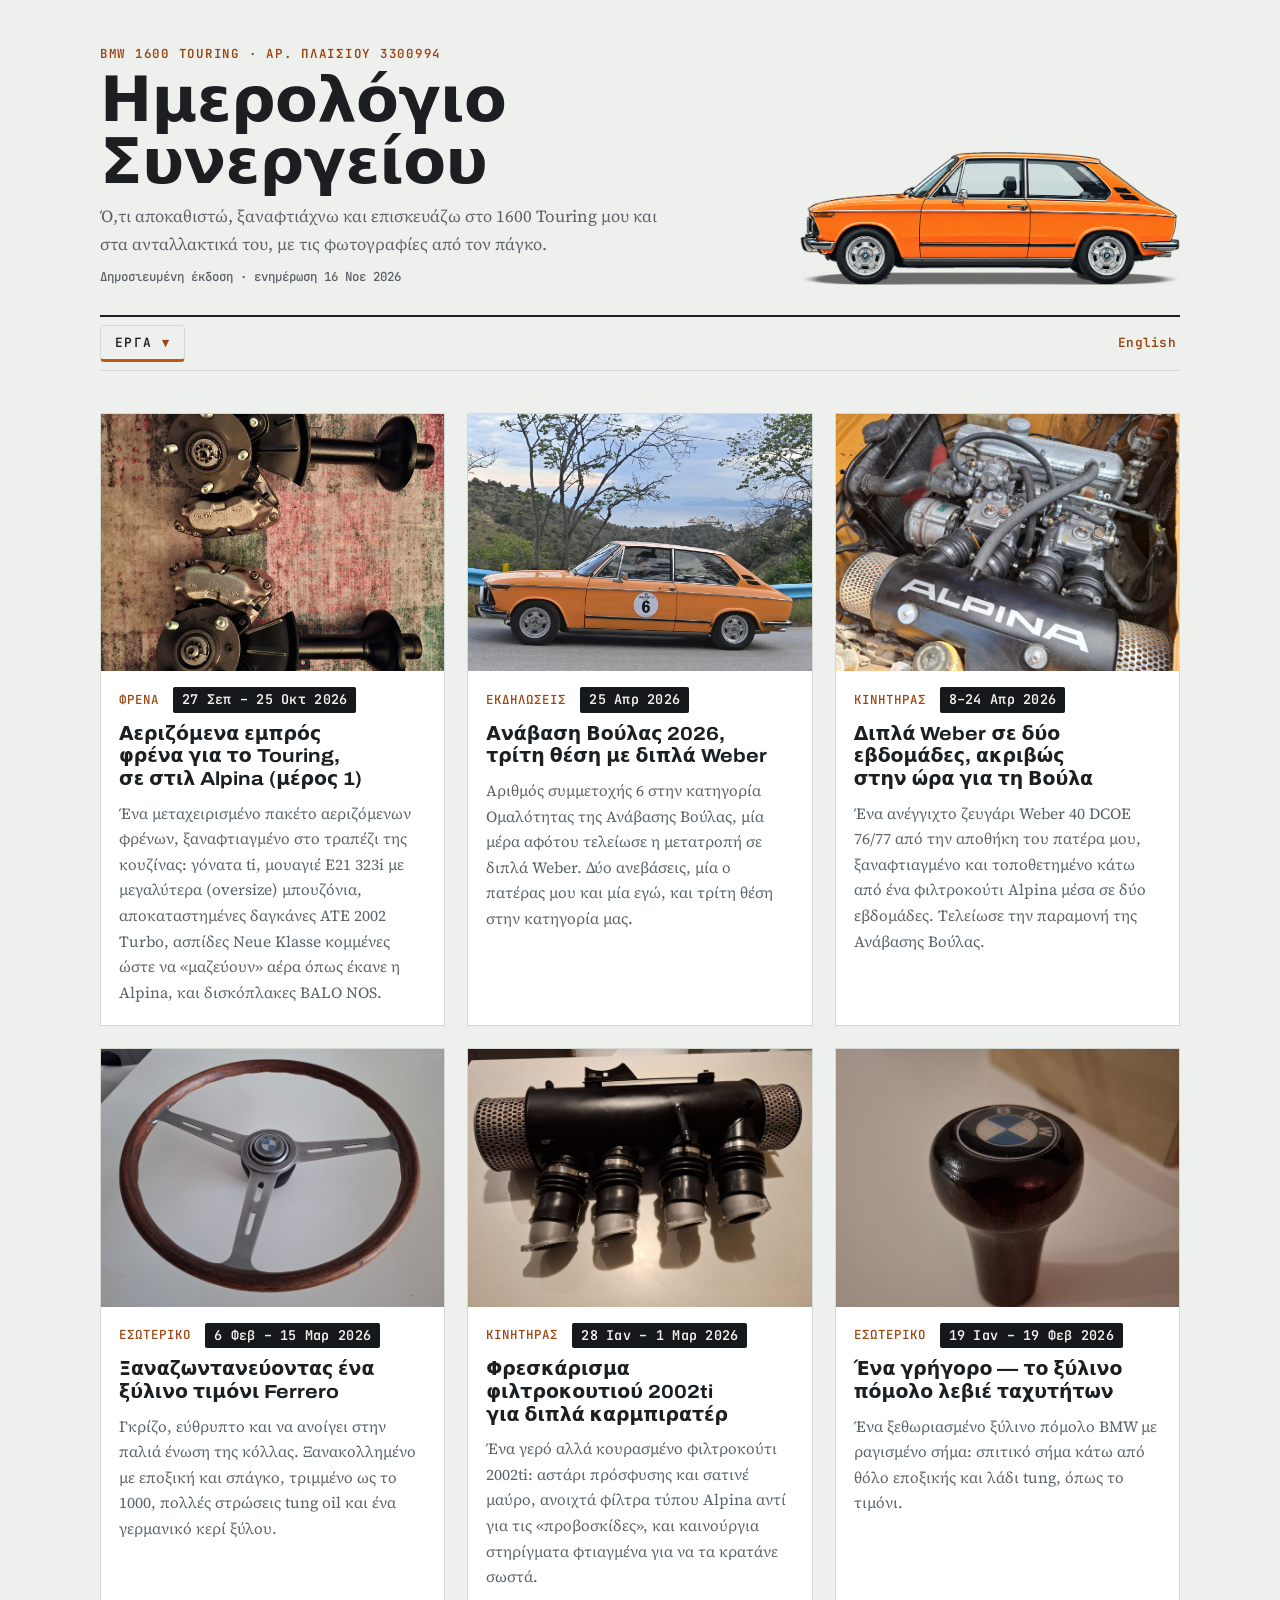
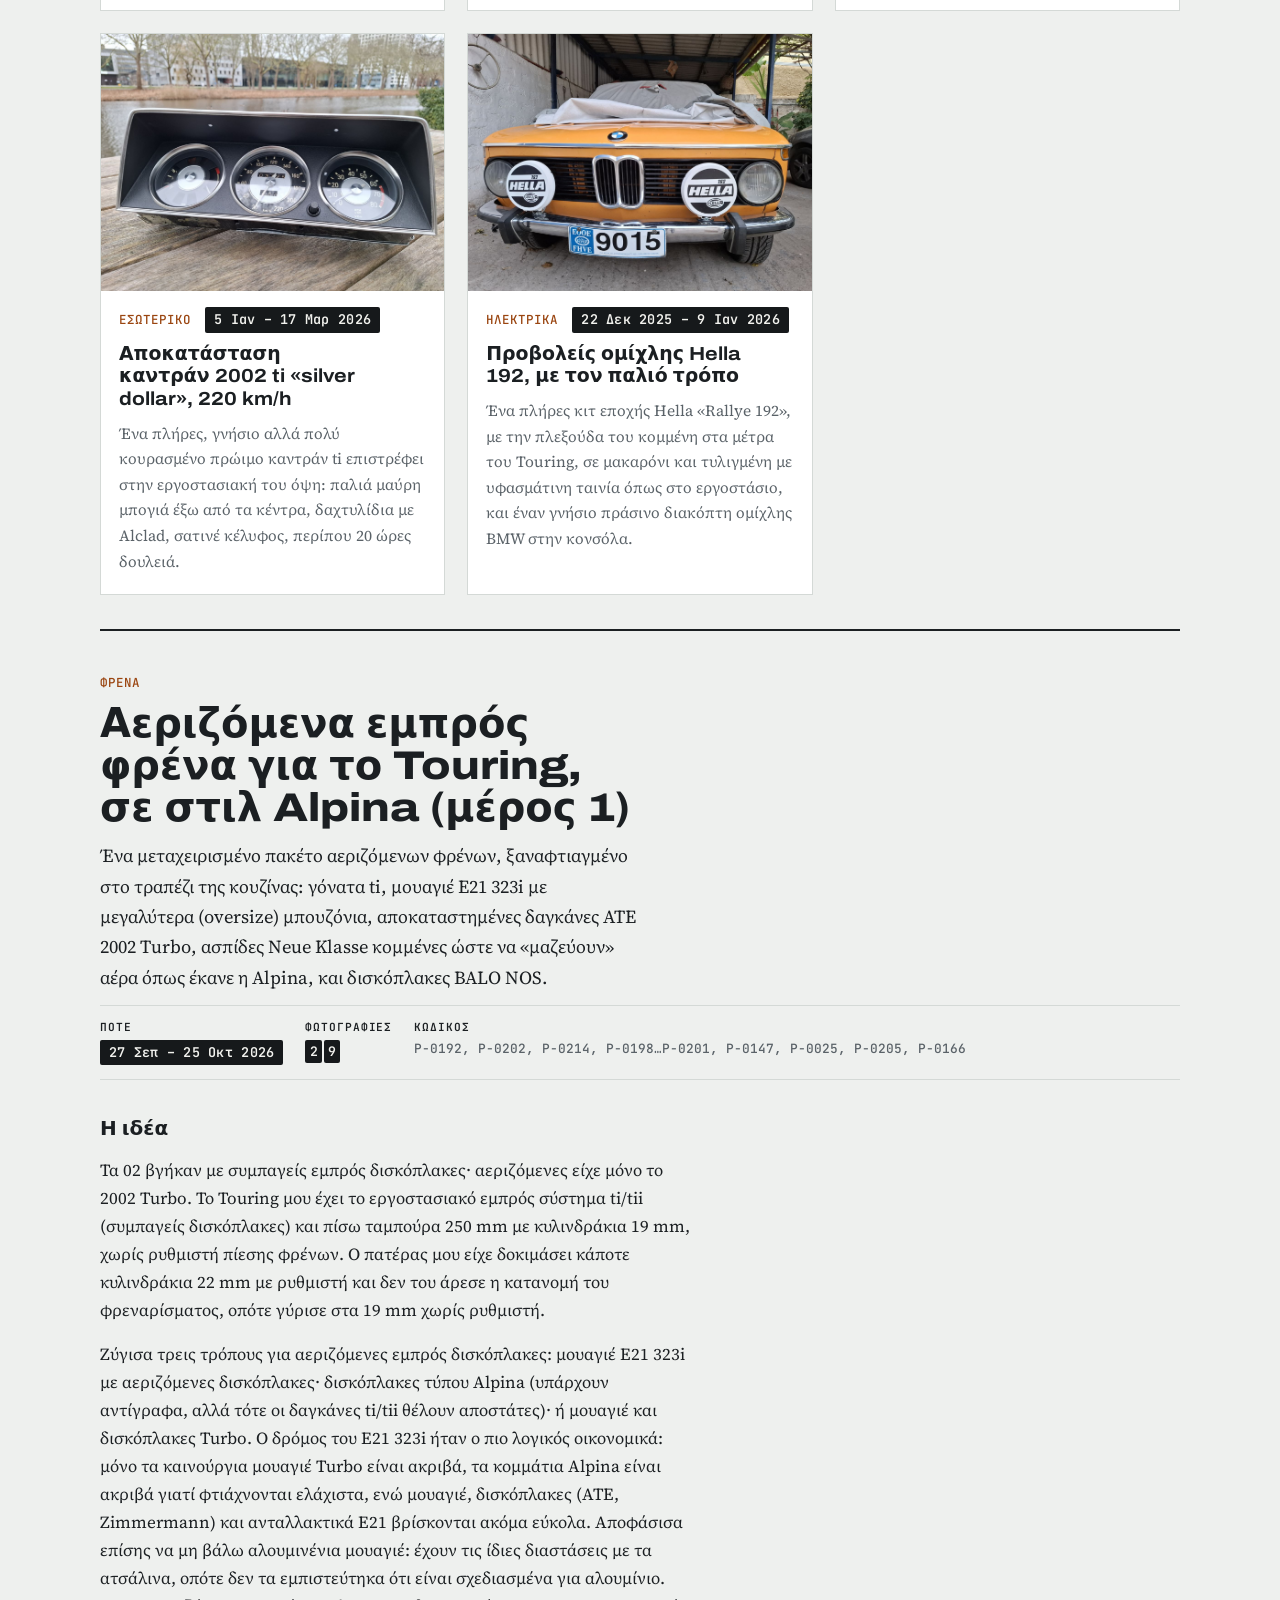
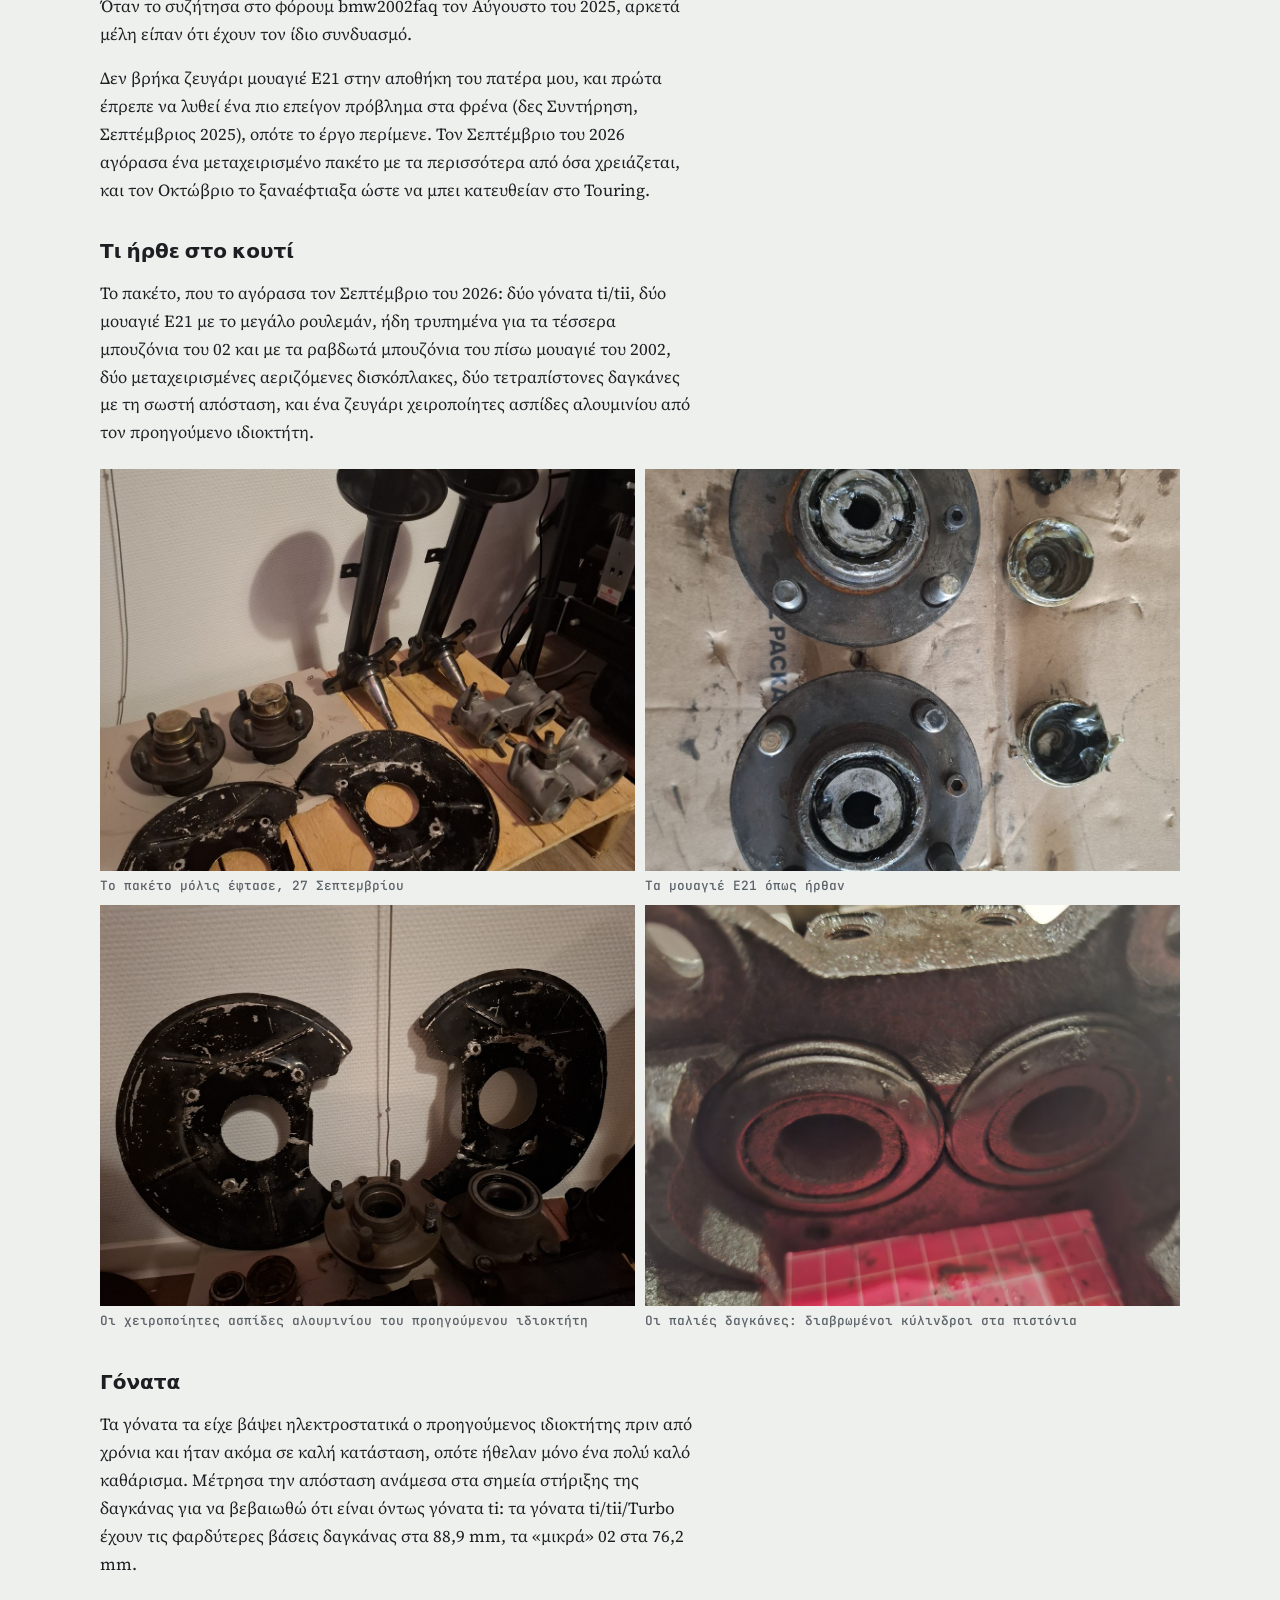
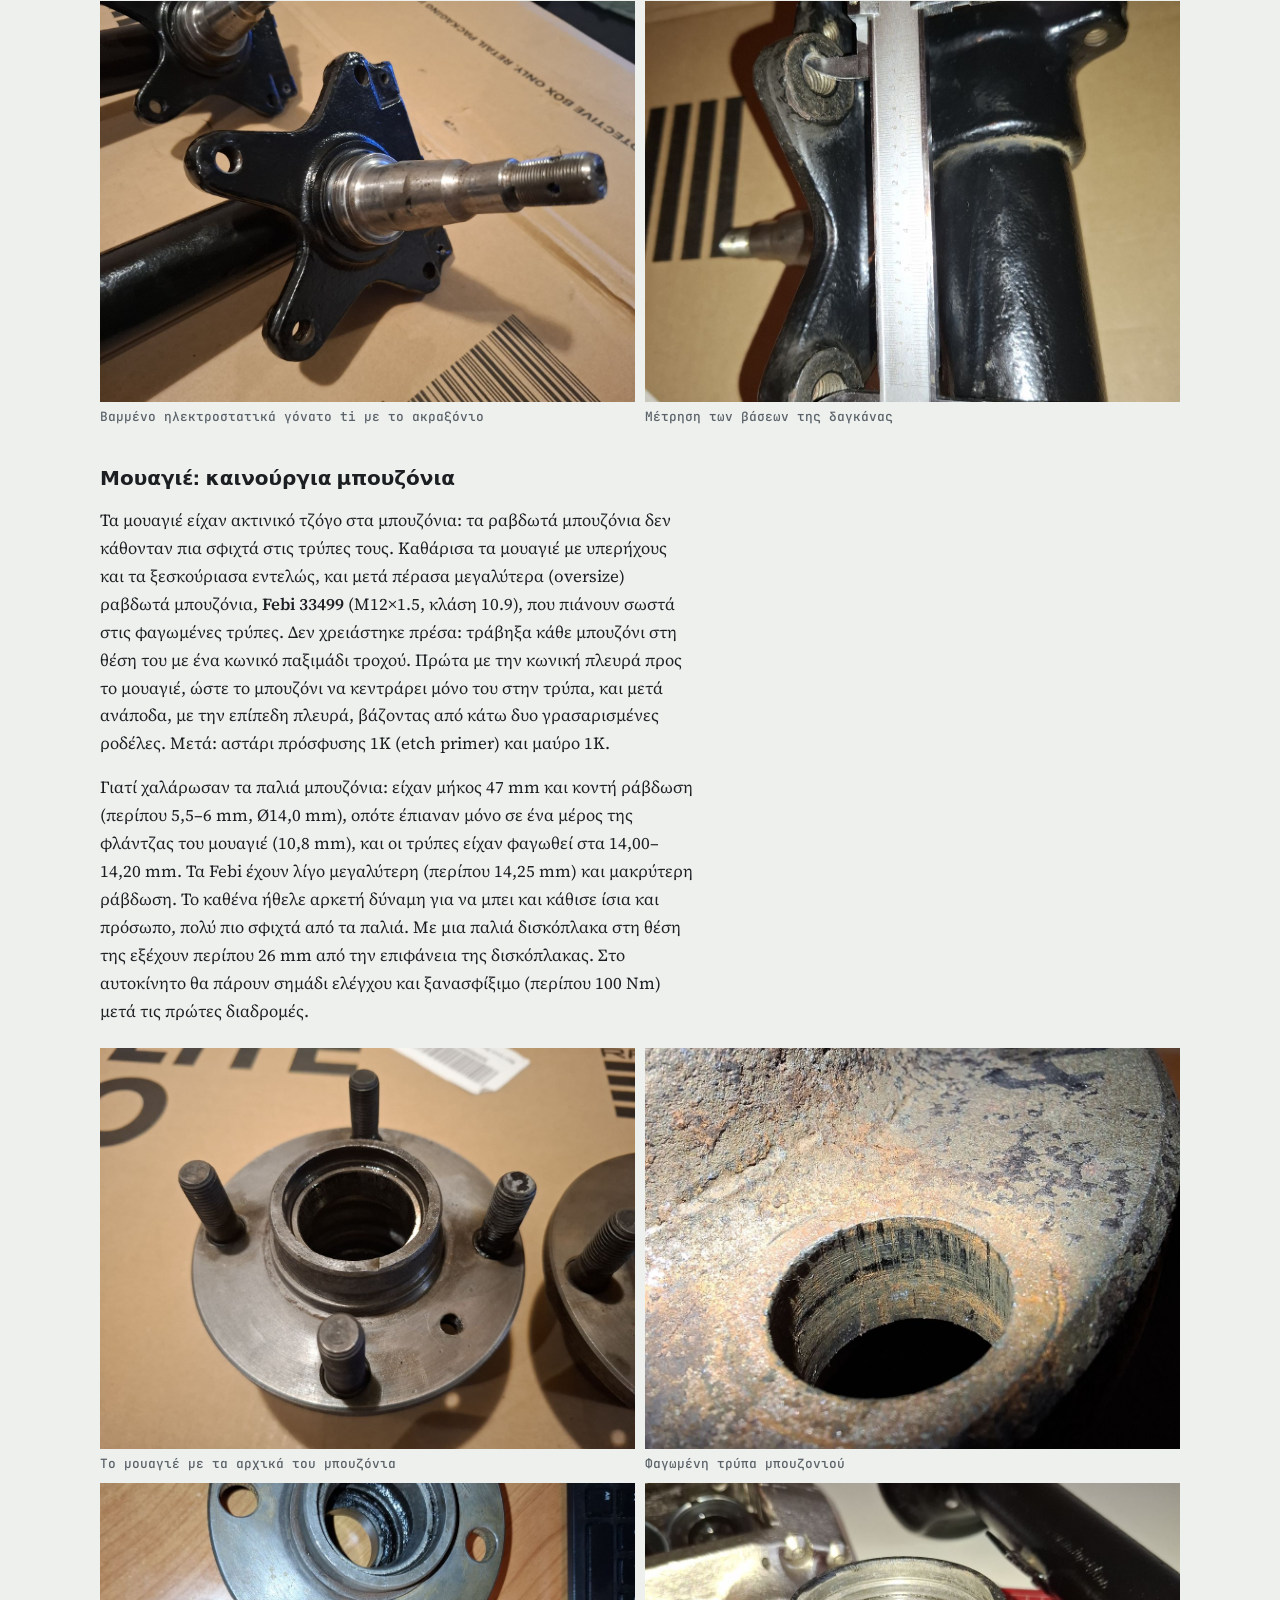
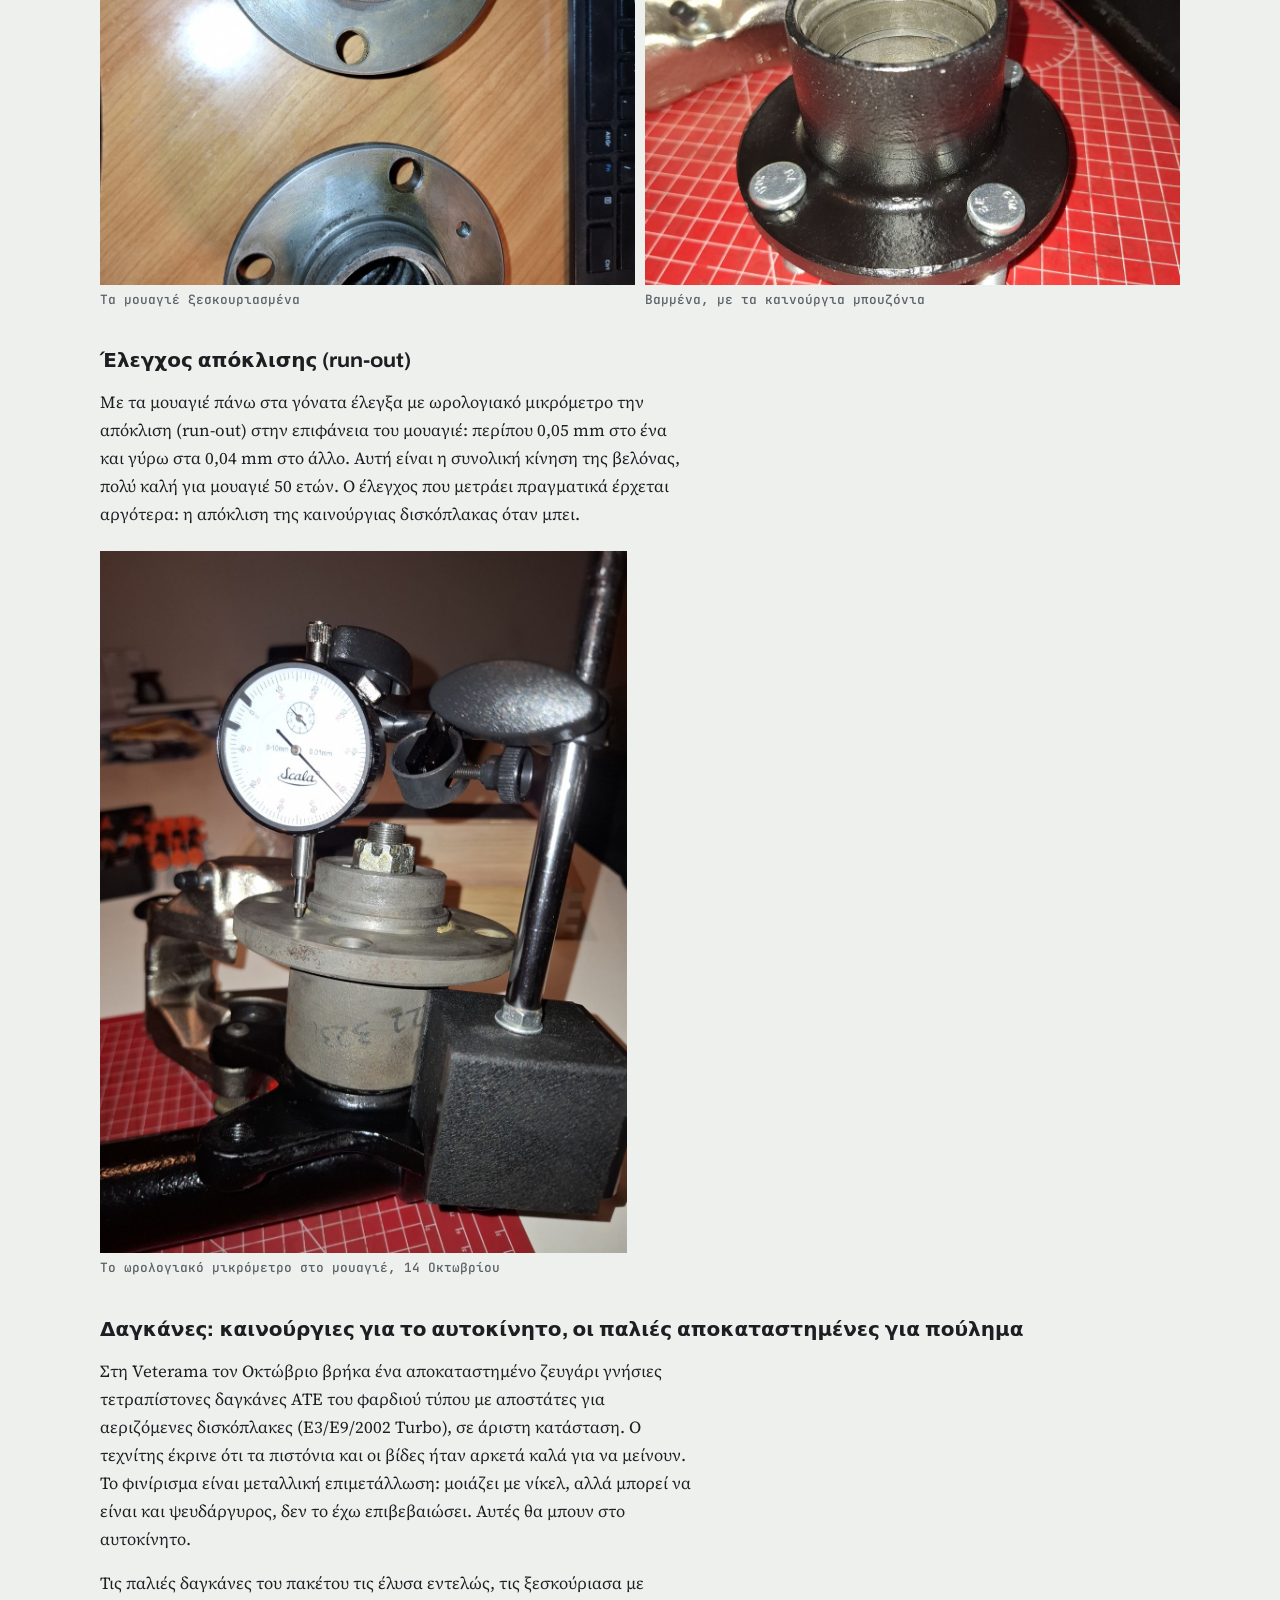
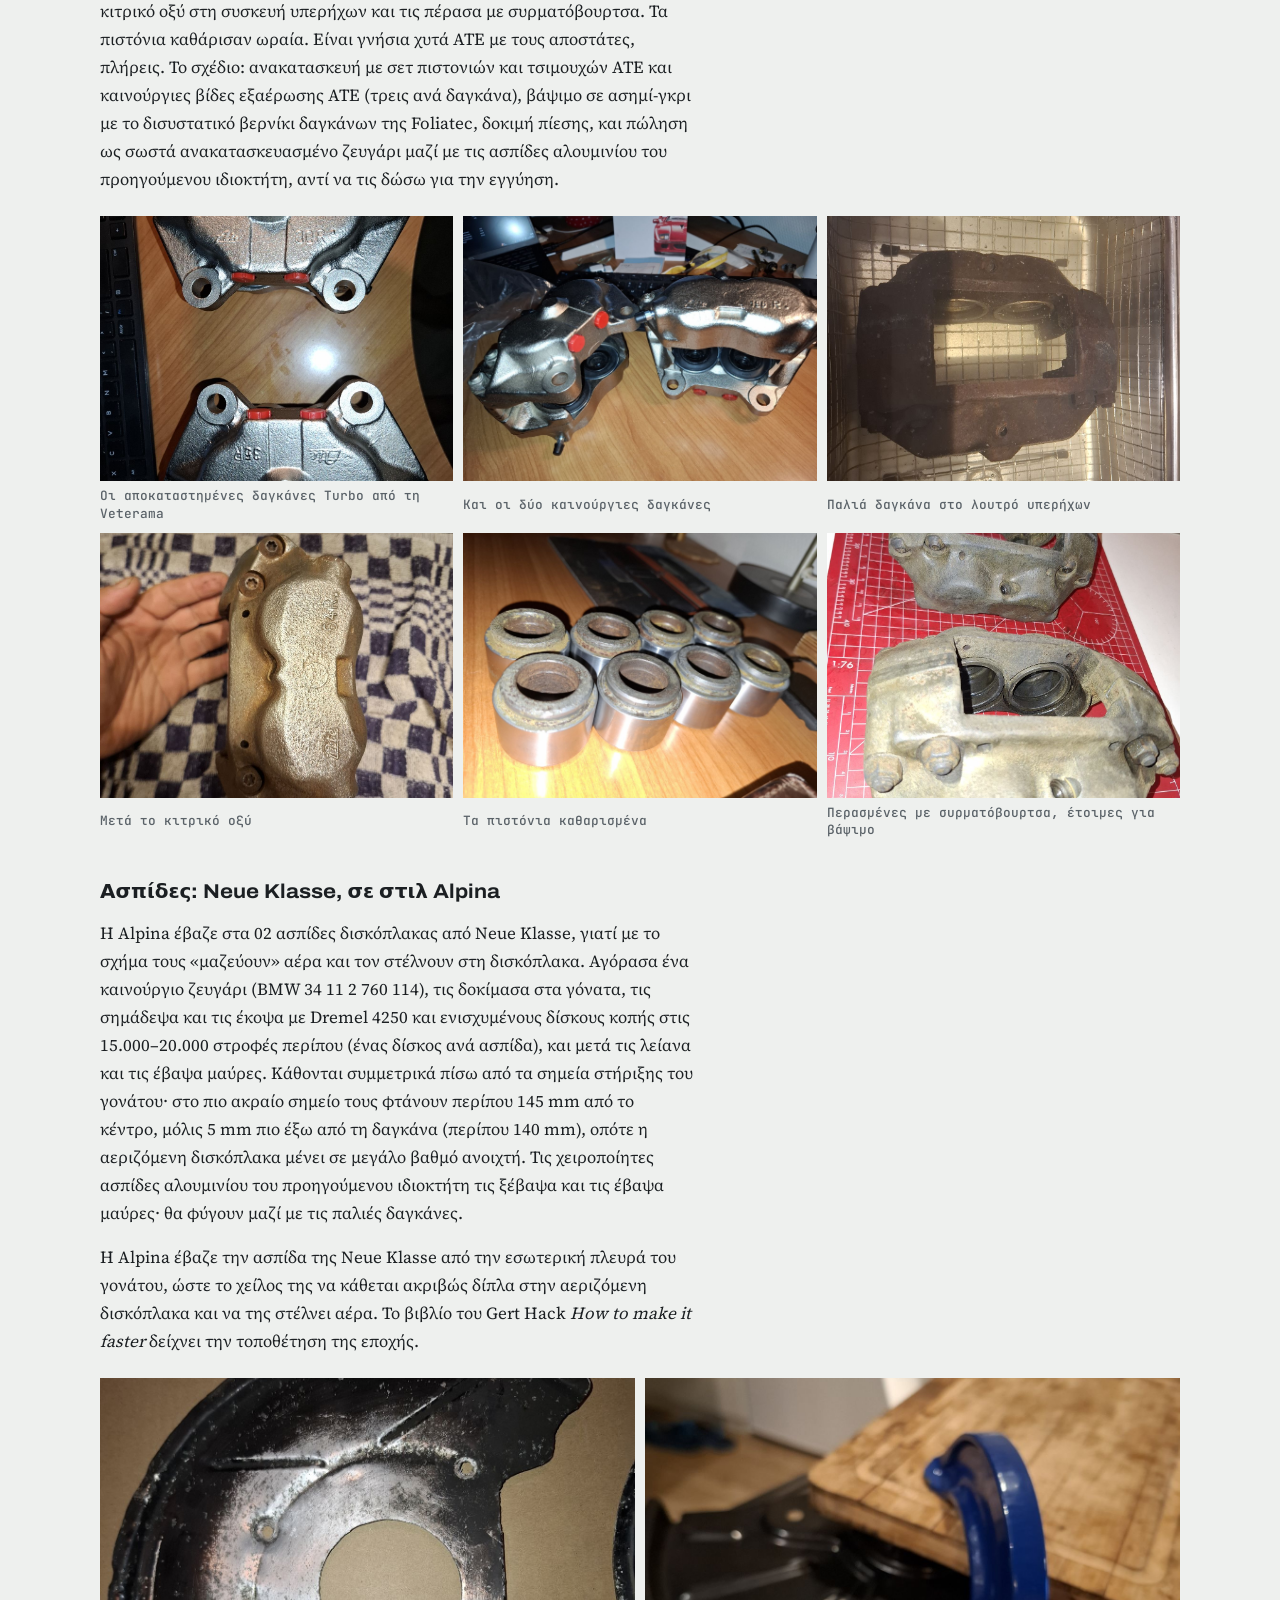
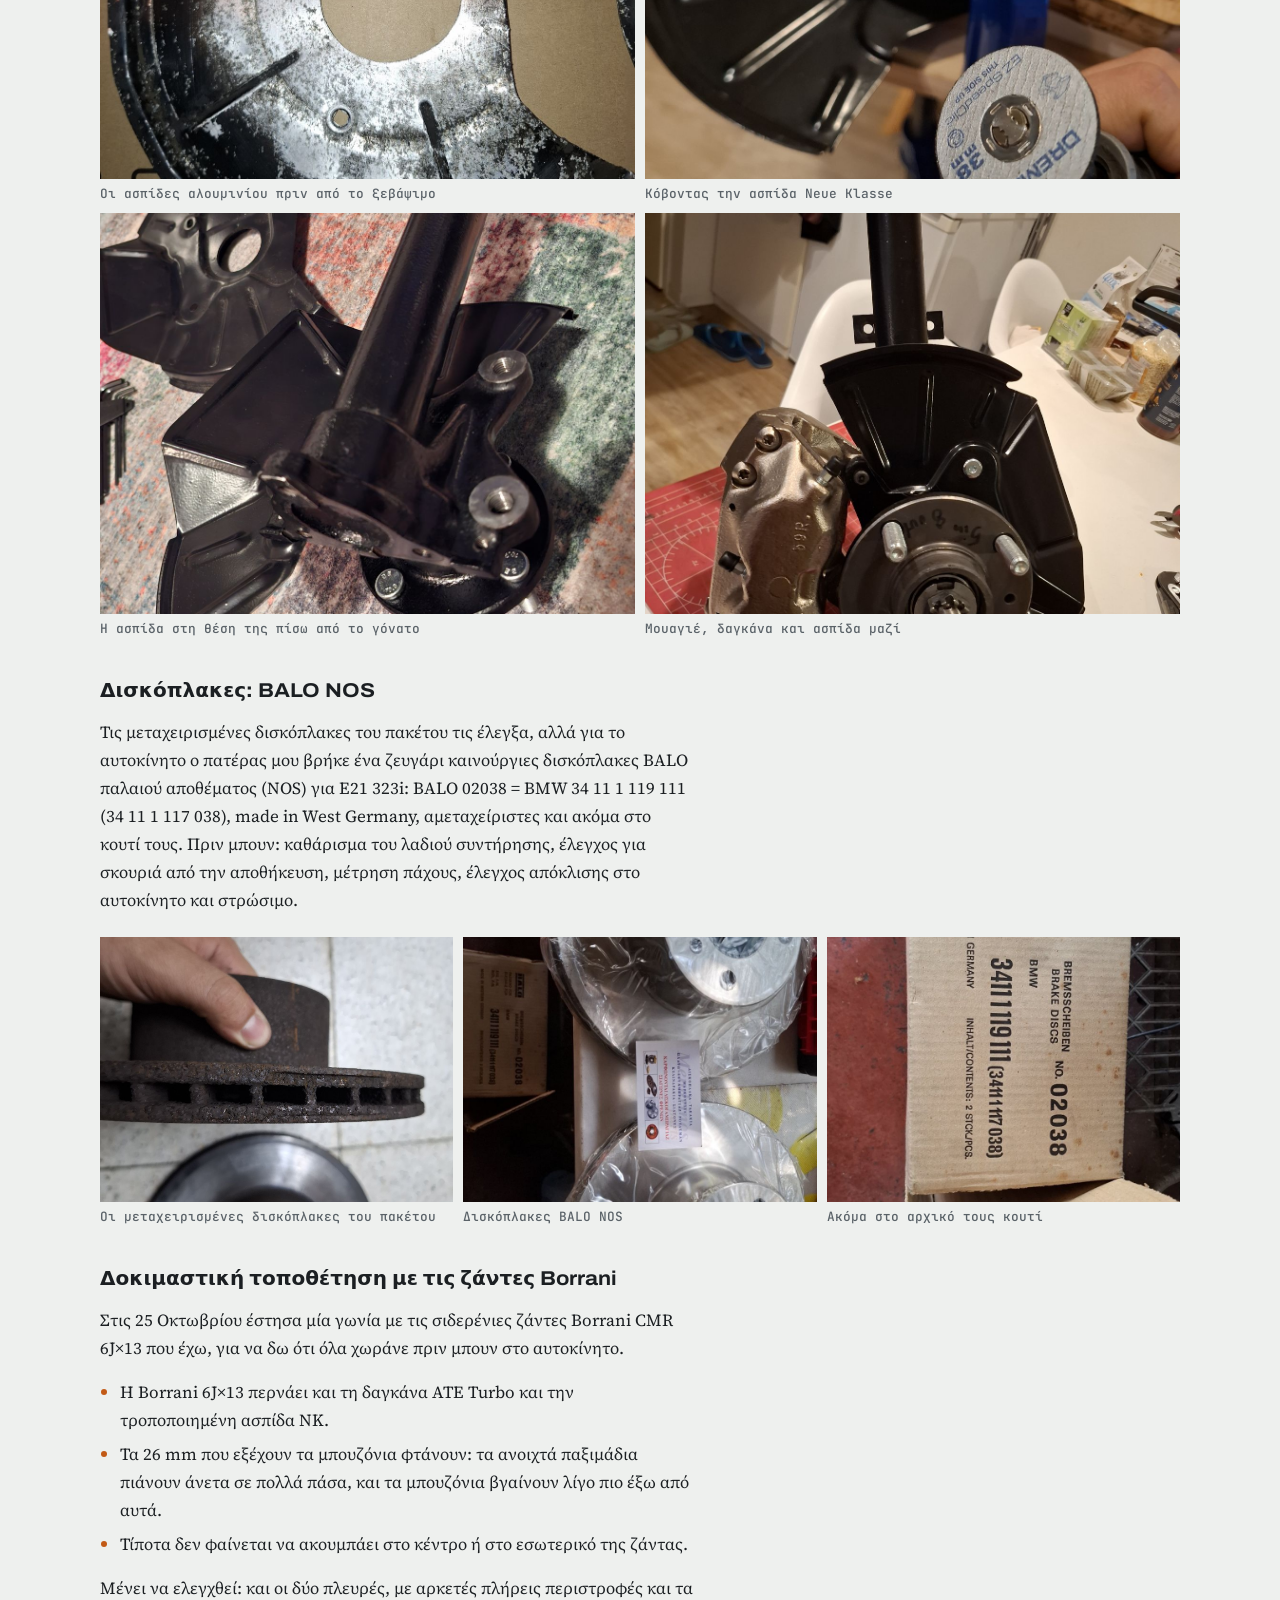
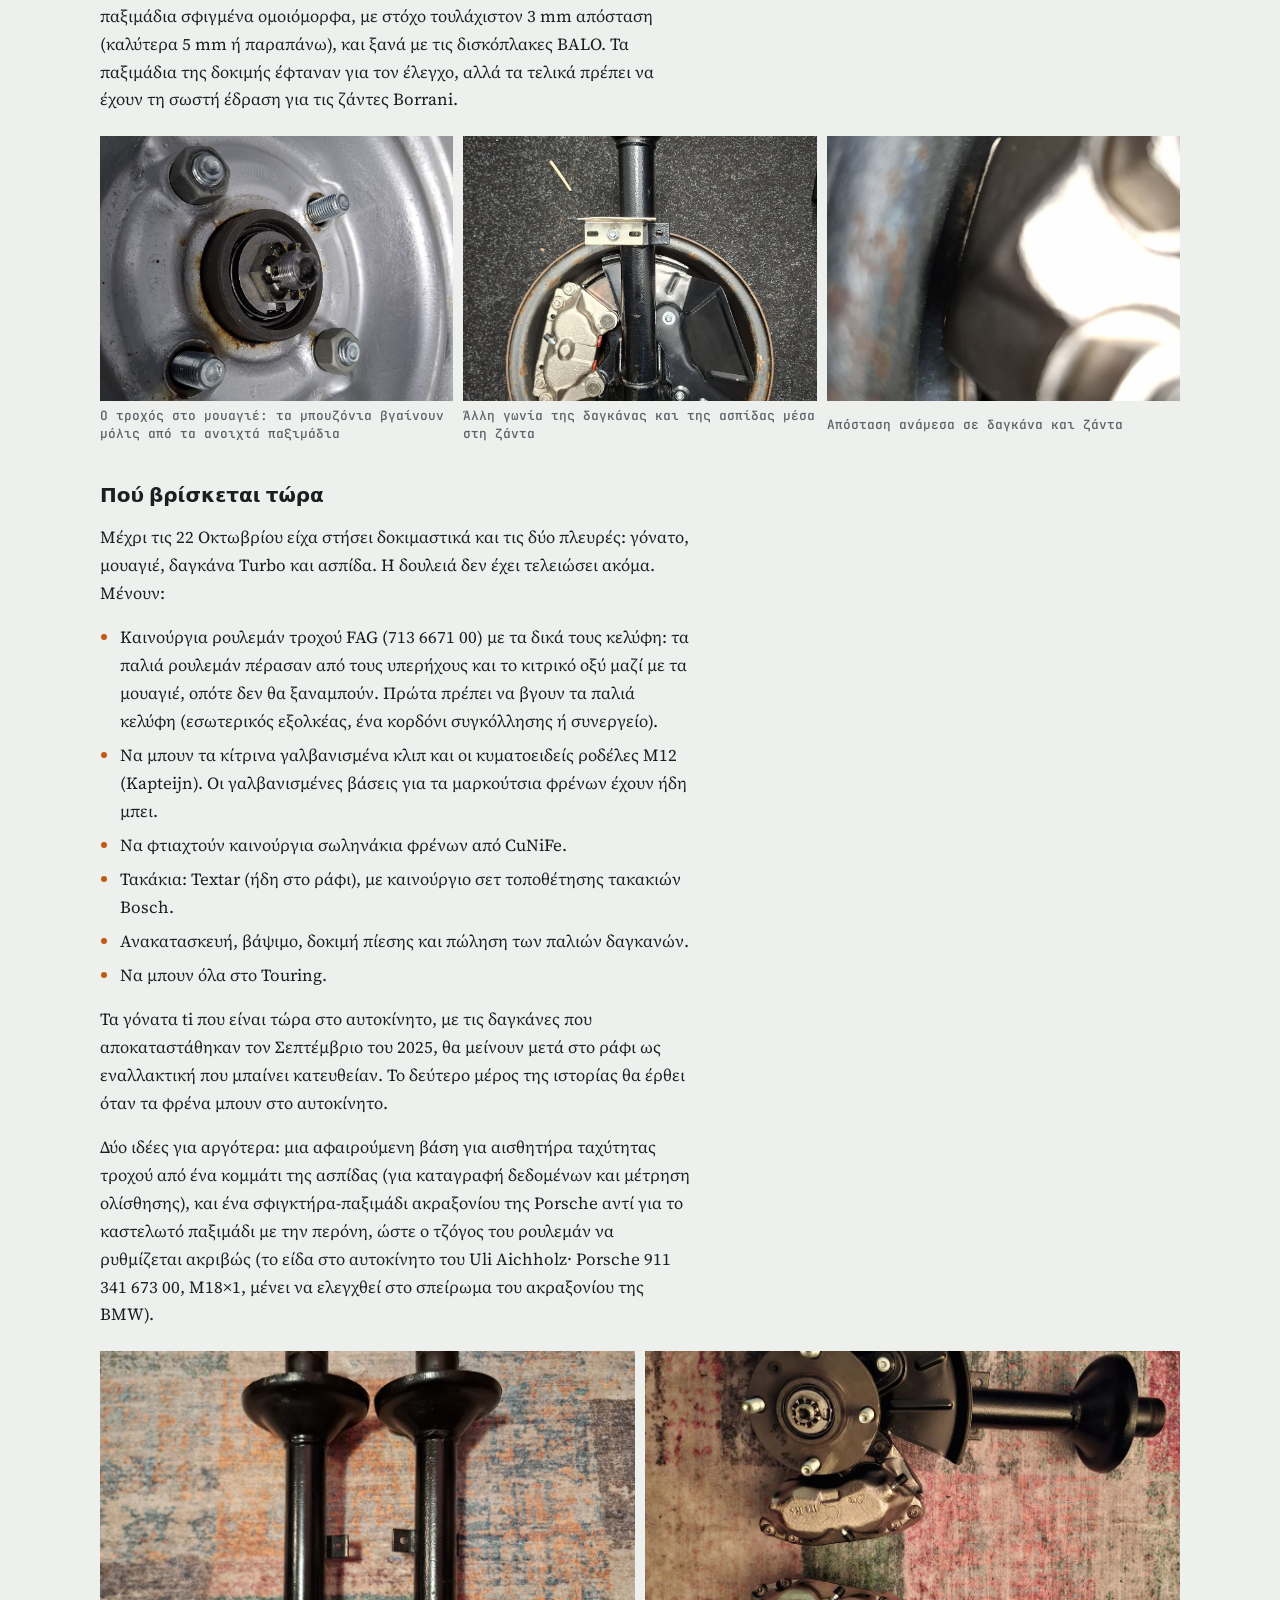
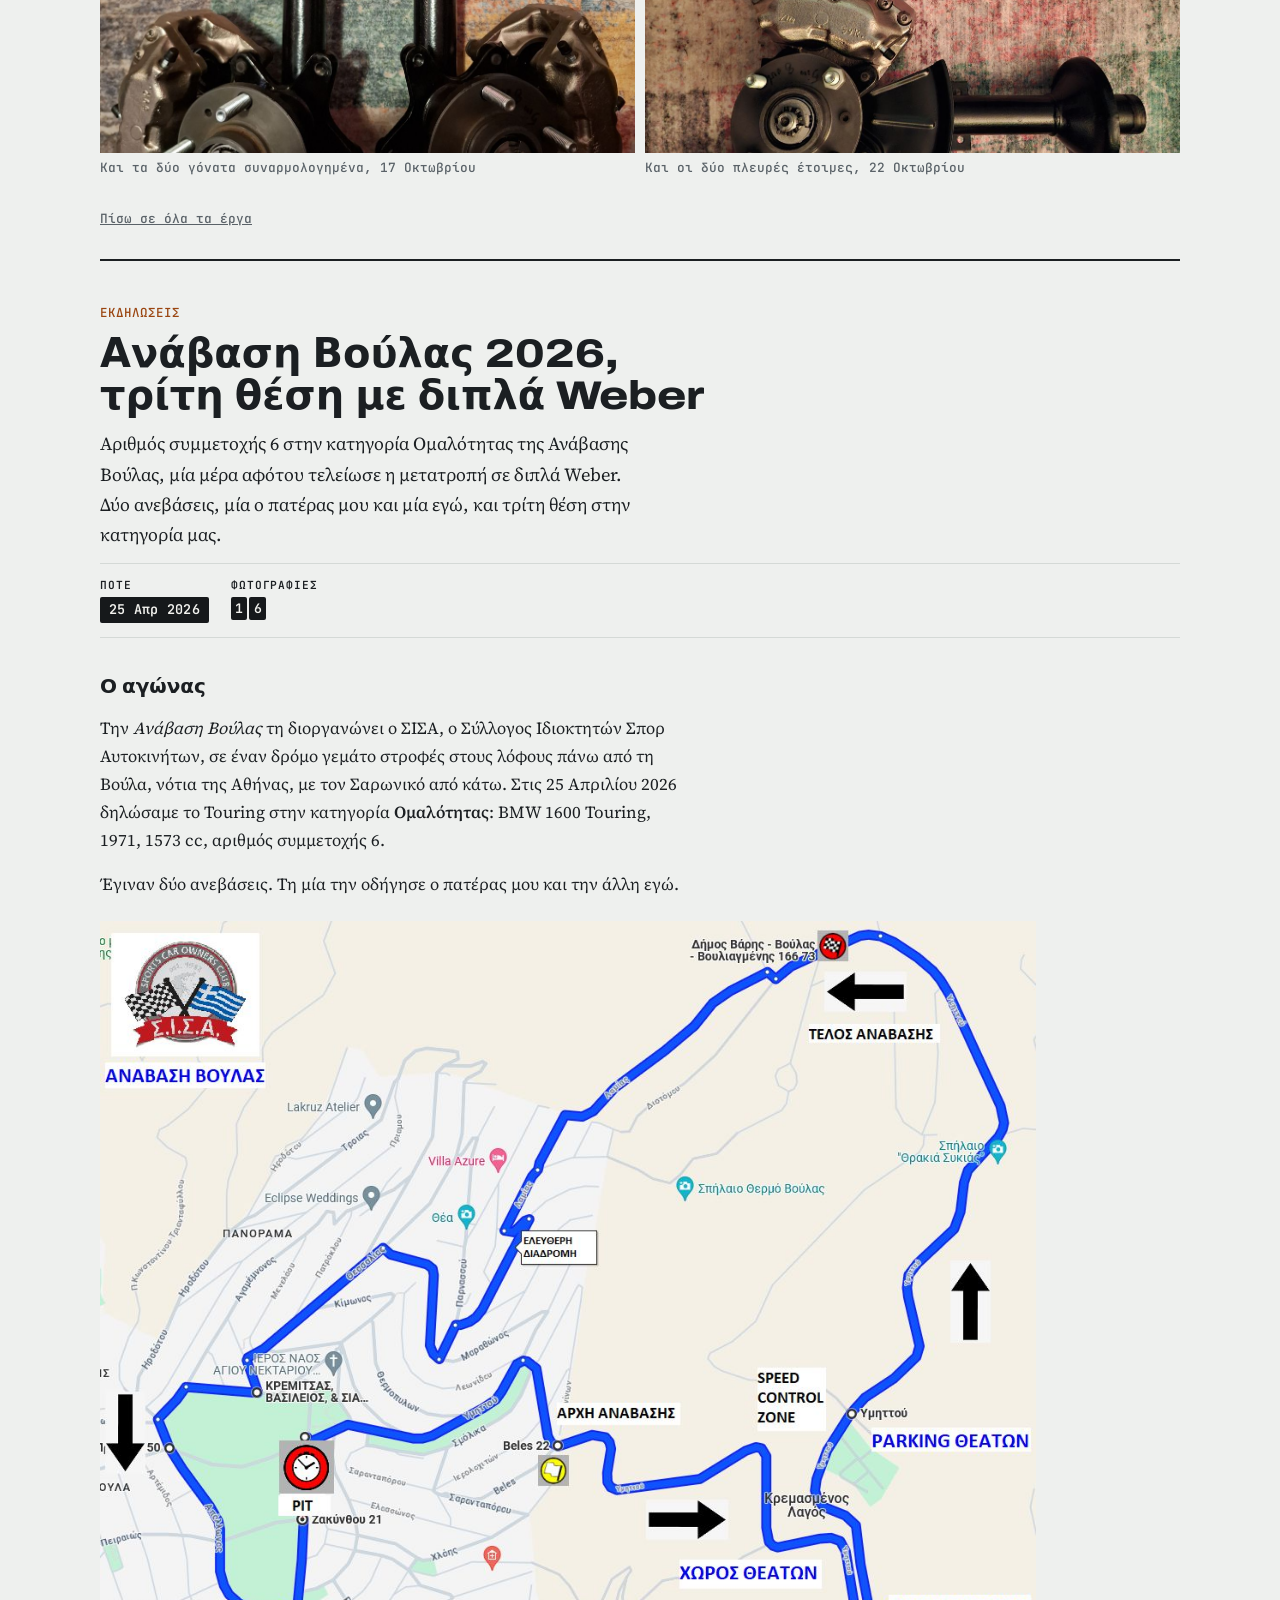
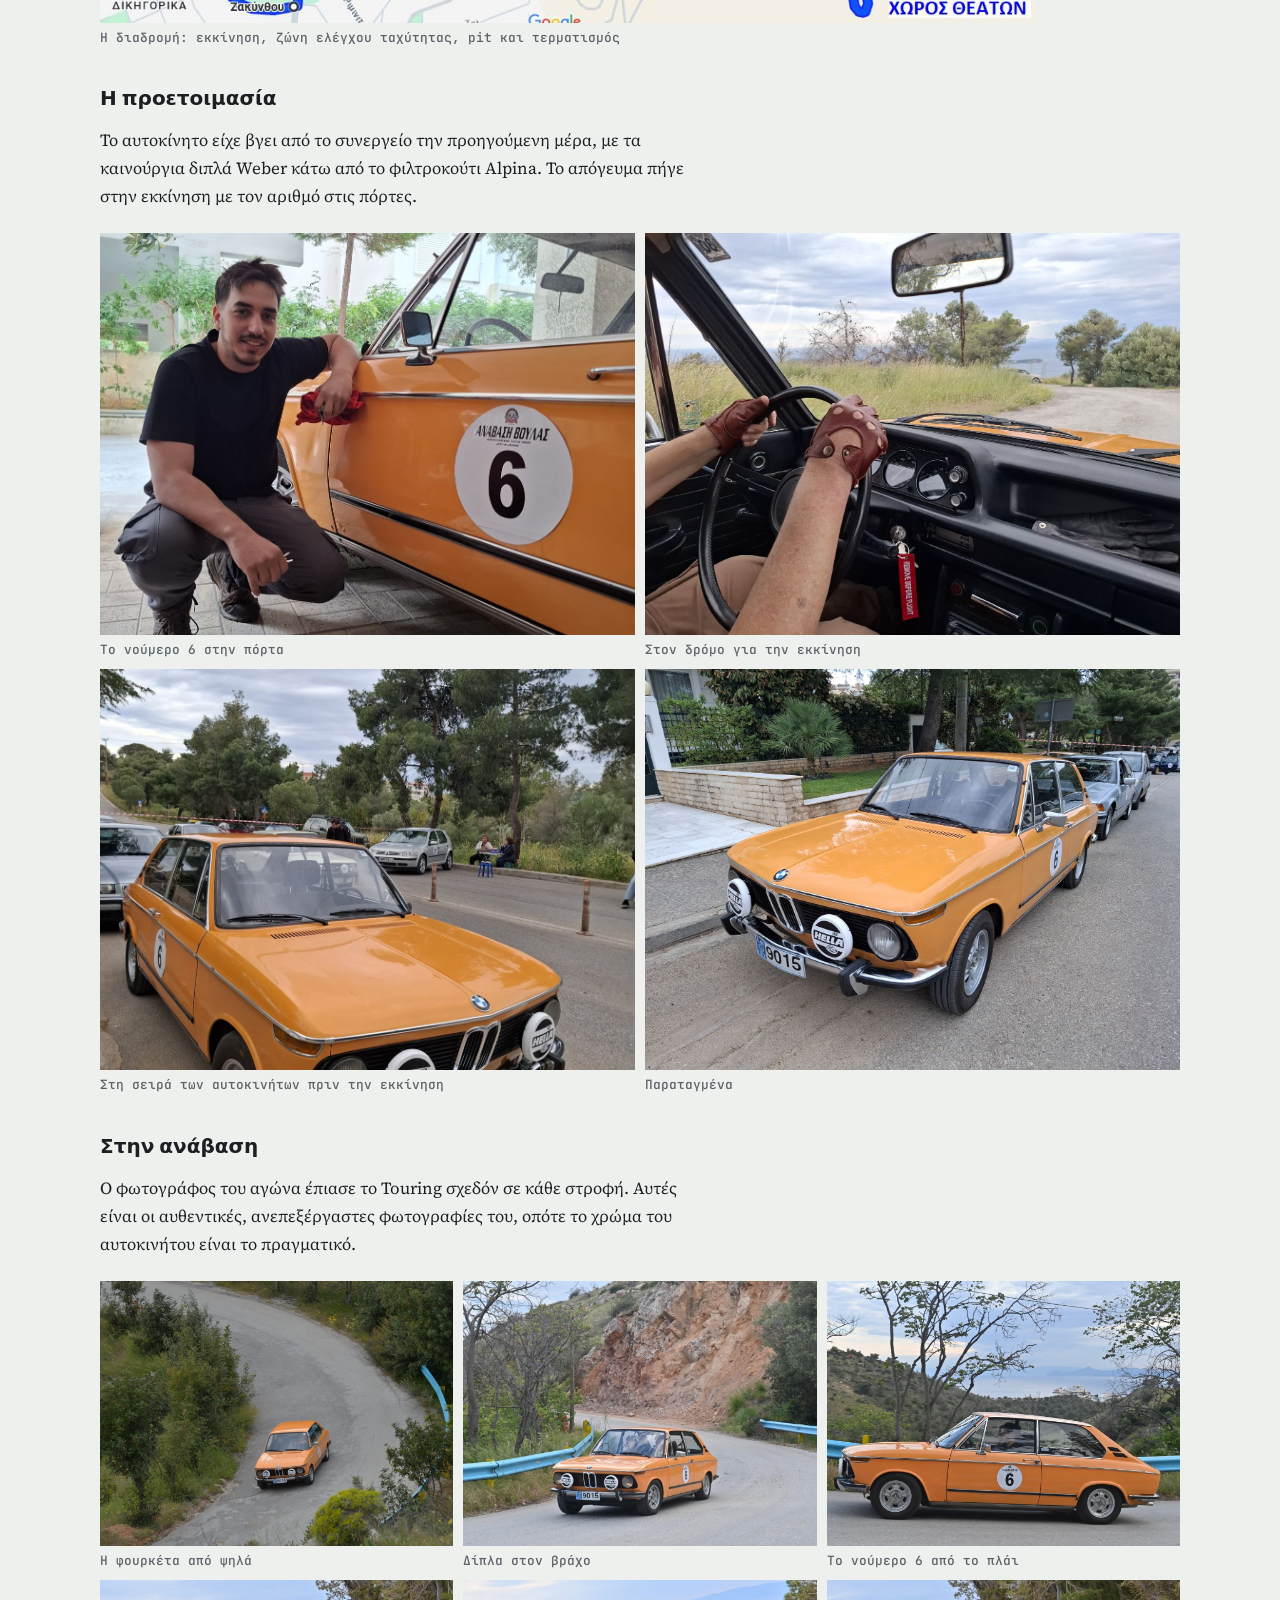
<file: el.html>
<!doctype html><html lang="el"><head><meta charset="utf-8"><meta name="viewport" content="width=device-width,initial-scale=1,viewport-fit=cover"><meta name="robots" content="noindex,nofollow"><link rel="icon" type="image/png" href="logo.png"></head><body><title>Touring · Ημερολόγιο Συνεργείου</title>
<meta name="claude:viewport-fit-sides" content="cover">
<link rel="stylesheet" href="fonts/fonts.css">
<style>
/* Layout: a single-column workshop journal; overview cards, then each project as a long-form story with photo galleries. */
:root{
  --bg:#eef0ee; --surface:#ffffff; --fg:#1b1f22; --muted:#5a6268; --line:#d4d9d6;
  --accent:#c25a16; --accent-ink:#9a4510; --drum-bg:#16191b; --drum-fg:#f2f2ee; --note:#fff1d6; --note-line:#e3b45f;
  --logo-ink:#17191b; --logo-shade:#4a4f54; --logo-chrome:#aeb4b8;
  --display:"Archivo",system-ui,sans-serif; --body:"Source Serif 4",Georgia,serif; --mono:"JetBrains Mono",ui-monospace,monospace;
}
@media (prefers-color-scheme: dark){:root:not([data-theme="light"]){
  --bg:#121517; --surface:#1a1e21; --fg:#e7e9e5; --muted:#a2aaaf; --line:#2c3236;
  --accent:#ec8a43; --accent-ink:#f2a46b; --drum-bg:#050607; --drum-fg:#eceae2; --note:#3a2c16; --note-line:#a8792f; --logo-ink:#000000; --logo-shade:#5b6166; --logo-chrome:#c3c8cb; color-scheme:dark}}
:root[data-theme="dark"]{
  --bg:#121517; --surface:#1a1e21; --fg:#e7e9e5; --muted:#a2aaaf; --line:#2c3236;
  --accent:#ec8a43; --accent-ink:#f2a46b; --drum-bg:#050607; --drum-fg:#eceae2; --note:#3a2c16; --note-line:#a8792f; --logo-ink:#000000; --logo-shade:#5b6166; --logo-chrome:#c3c8cb; color-scheme:dark}
*{box-sizing:border-box}
body{background:var(--bg);color:var(--fg);font:400 1.06rem/1.65 var(--body);margin:0;
  padding-left:max(16px,env(safe-area-inset-left,0px));padding-right:max(16px,env(safe-area-inset-right,0px))}
.wrap{max-width:1080px;margin:0 auto;padding-block:40px 80px}
header.mast{display:flex;flex-wrap:wrap;align-items:flex-end;justify-content:space-between;gap:18px 32px;padding-block:8px 30px;border-bottom:2px solid var(--fg)}
.mast-text{display:grid;gap:10px;min-width:0;flex:1 1 380px}
.logo{flex:0 1 380px;min-width:0;max-width:100%;display:block;line-height:0}
.logo img{width:100%;height:auto;display:block}
@media (prefers-reduced-motion:no-preference){.logo img{transition:transform .3s ease}.logo:hover img{transform:translateX(6px)}}
.kicker{font:600 .78rem/1 var(--mono);letter-spacing:.14em;text-transform:uppercase;color:var(--accent-ink)}
h1{font-family:var(--display);font-stretch:125%;font-weight:800;font-size:clamp(2.1rem,6vw,3.9rem);line-height:.98;margin:0;text-wrap:balance;letter-spacing:-.01em}
.lede{max-width:62ch;color:var(--muted);margin:0}
.drums{display:inline-flex;gap:2px;align-items:center;font:600 .82rem/1 var(--mono);font-variant-numeric:tabular-nums}
.drums .d{background:var(--drum-bg);color:var(--drum-fg);padding:5px 4px;border-radius:2px;min-width:1.25em;text-align:center}
.drums .sep{color:var(--muted);padding:0 2px}
.date{display:inline-block;background:var(--drum-bg);color:var(--drum-fg);font:600 .84rem/1 var(--mono);letter-spacing:.02em;padding:6px 9px;border-radius:2px;white-space:nowrap}
.entry .when .date{font-size:.92rem;padding:7px 10px;justify-self:start}
.overview{display:grid;grid-template-columns:repeat(auto-fill,minmax(min(100%,320px),1fr));gap:22px;padding-block:34px}
.card{display:grid;grid-template-rows:auto 1fr;background:var(--surface);border:1px solid var(--line);text-decoration:none;color:inherit;min-width:0}
.card:hover .card-title,.card:focus-visible .card-title{color:var(--accent-ink)}
.card:focus-visible{outline:2px solid var(--accent);outline-offset:2px}
.card img{width:100%;aspect-ratio:4/3;object-fit:cover;display:block}
.card-body{display:grid;gap:10px;align-content:start;padding:16px 18px 20px}
.card-title{font:700 1.18rem/1.2 var(--display);font-stretch:112%;margin:0;text-wrap:balance}
.card p{margin:0;font-size:.97rem;color:var(--muted)}
.meta{display:flex;flex-wrap:wrap;gap:8px 14px;align-items:center;font:500 .78rem/1.3 var(--mono);color:var(--muted)}
.tag{letter-spacing:.08em;text-transform:uppercase;color:var(--accent-ink)}
.draft{border:1px solid var(--note-line);background:var(--note);color:var(--fg);padding:2px 6px;letter-spacing:.06em;text-transform:uppercase}
article{border-top:2px solid var(--fg);padding-block:44px 20px;display:grid;gap:18px}
article header{display:grid;gap:12px}
h2{font-family:var(--display);font-stretch:118%;font-weight:800;font-size:clamp(1.6rem,4vw,2.5rem);line-height:1.05;margin:0;max-width:24ch;text-wrap:balance}
article .summary{font-size:1.15rem;max-width:60ch;margin:0}
.facts{display:flex;flex-wrap:wrap;gap:10px 22px;padding:14px 0;border-block:1px solid var(--line);font:500 .8rem/1.4 var(--mono);color:var(--muted)}
.facts b{display:block;font-weight:600;color:var(--fg);letter-spacing:.08em;text-transform:uppercase;font-size:.7rem;margin-bottom:4px}
.facts a{color:var(--accent-ink)}
.story{display:grid;gap:16px}
.story h3{font:700 1.25rem/1.25 var(--display);font-stretch:110%;margin:18px 0 0}
.story p{margin:0;max-width:66ch}
.story a{color:var(--accent-ink)}
.gallery{display:grid;gap:10px;margin-block:6px}
.gallery.pair{grid-template-columns:repeat(2,minmax(0,1fr))}
.gallery.trio{grid-template-columns:repeat(3,minmax(0,1fr))}
@media (max-width:640px){.gallery.pair,.gallery.trio{grid-template-columns:1fr}}
figure{margin:0;display:grid;gap:6px;min-width:0}
figure img{width:100%;height:auto;display:block;background:var(--line)}
.gallery.pair img,.gallery.trio img{aspect-ratio:4/3;object-fit:cover}
.gallery.single img{max-height:78vh;object-fit:contain;width:auto;max-width:100%;justify-self:start}
figcaption{font:500 .8rem/1.4 var(--mono);color:var(--muted)}
.question{border-left:4px solid var(--note-line);background:var(--note);padding:10px 14px;font-size:.98rem;max-width:66ch}
.question span{display:block;font:700 .7rem/1.4 var(--mono);letter-spacing:.12em;text-transform:uppercase;color:var(--accent-ink);margin-bottom:2px}
.top{font:500 .8rem/1 var(--mono);color:var(--muted)}
.top a{color:inherit}
footer{padding-block:30px;color:var(--muted);font:500 .8rem/1.5 var(--mono);border-top:1px solid var(--line)}
@media (prefers-reduced-motion:no-preference){.card{transition:transform .15s ease}.card:hover{transform:translateY(-2px)}}
[hidden]{display:none!important}
article,.notes,.entry,.todo-item{scroll-margin-top:calc(60px + env(safe-area-inset-top,0px))}
/* Menu: a sticky bar with one drop-down button; each entry is a section of the same page, switched by the URL #hash */
body::before{content:"";position:fixed;inset:0 0 auto;height:env(safe-area-inset-top,0px);background:var(--bg);z-index:10}
nav.tabs{position:sticky;top:env(safe-area-inset-top,0px);z-index:5;background:var(--bg);display:flex;align-items:center;gap:12px;
  border-bottom:1px solid var(--line);margin-bottom:8px;padding-block:8px}
nav.tabs .menu{position:relative}
nav.tabs .menu-btn{display:flex;align-items:center;gap:10px;font:600 .8rem/1 var(--mono);letter-spacing:.1em;text-transform:uppercase;
  color:var(--fg);background:var(--bg);border:1px solid var(--line);border-bottom:3px solid var(--accent);border-radius:4px;padding:11px 14px 9px;cursor:pointer}
nav.tabs .menu-btn:hover{border-color:var(--accent)}
nav.tabs .menu-btn .chev{color:var(--accent-ink);transition:transform .15s ease}
nav.tabs .menu-btn[aria-expanded="true"] .chev{transform:rotate(180deg)}
nav.tabs .menu-list{position:absolute;left:0;top:calc(100% + 6px);min-width:15rem;max-width:calc(100vw - 32px);display:grid;
  background:var(--bg);border:1px solid var(--line);border-radius:4px;box-shadow:0 10px 28px rgba(0,0,0,.18);padding:6px}
nav.tabs .menu-list a{display:flex;justify-content:space-between;gap:16px;font:600 .8rem/1 var(--mono);letter-spacing:.1em;
  text-transform:uppercase;color:var(--muted);text-decoration:none;padding:13px 12px;border-left:3px solid transparent;border-radius:2px}
nav.tabs .menu-list a:hover{color:var(--fg);background:color-mix(in srgb,var(--accent) 8%,transparent)}
nav.tabs .menu-list a[aria-current="page"]{color:var(--fg);border-left-color:var(--accent)}
nav.tabs .menu-list a.lab{color:var(--accent-ink);border-top:1px solid var(--line);margin-top:4px;padding-top:15px}
nav.tabs a:focus-visible,nav.tabs button:focus-visible{outline:2px solid var(--accent);outline-offset:2px}
nav.tabs .n{color:var(--accent-ink)}
nav.tabs a.lang{margin-left:auto;font:600 .8rem/1 var(--mono);color:var(--accent-ink);letter-spacing:.02em;text-decoration:none;padding:12px 4px}
.tab-intro{max-width:66ch;color:var(--muted);margin:26px 0 0}
.story ul,.notes ul,.entry ul{margin:0;padding-left:1.2em;display:grid;gap:6px;max-width:66ch}
.story li::marker,.notes li::marker,.entry li::marker{color:var(--accent)}
/* Maintenance: a logbook, dates on the left like an odometer drum */
.log{display:grid;padding-block:20px}
.entry{display:grid;grid-template-columns:minmax(0,9rem) minmax(0,1fr);gap:8px 26px;padding-block:24px;border-top:1px solid var(--line)}
.entry:first-child{border-top:2px solid var(--fg)}
.entry .when{display:grid;gap:10px;align-content:start}
.entry .what{display:grid;gap:12px;min-width:0}
.entry h3{font:700 1.2rem/1.25 var(--display);font-stretch:110%;margin:0;text-wrap:balance}
.entry p{margin:0;max-width:66ch}
.entry .gallery{grid-template-columns:repeat(auto-fill,minmax(min(100%,180px),1fr))}
.entry .gallery img{aspect-ratio:4/3;object-fit:cover}
.entry .gallery.single img{max-height:none;width:100%}
@media (max-width:640px){.entry{grid-template-columns:1fr}}
.entry.project .what{border-left:3px solid var(--accent);padding-left:16px}
/* Timeline strip: year axis + one dot per maintenance entry; stacked lanes where dates are close */
.km-est{font:500 .8rem/1.3 var(--mono);color:var(--muted);display:grid;gap:2px}
/* Usage plot: one series (odometer), thin line, filled reading dots, open job dots */
.usage{margin:26px 0 6px;display:grid;gap:8px}
.u-head{display:flex;flex-wrap:wrap;gap:6px 14px;align-items:baseline;font:500 .8rem/1.3 var(--mono);color:var(--muted)}
.u-head b{font:700 1rem/1.2 var(--display);color:var(--fg)}
.u-scroll{overflow-x:auto}
.usage svg{display:block;width:100%;min-width:560px;height:auto}
.u-grid{stroke:var(--line);stroke-width:1}
.u-tick{stroke:var(--muted);stroke-width:1}
.u-ax{font:500 12px var(--mono);fill:var(--muted)}
.u-line{fill:none;stroke:var(--accent);stroke-width:2;stroke-linejoin:round;stroke-linecap:round}
.u-pt{fill:var(--accent);stroke:var(--bg);stroke-width:2}
.u-job{fill:var(--bg);stroke:var(--fg);stroke-width:1.6;transition:r .12s ease}
.u-hit{fill:transparent}
.usage a:hover .u-job,.usage a:focus-visible .u-job{r:7;stroke:var(--accent)}
.u-end{font:600 12px var(--mono);fill:var(--fg)}
.u-note{margin:0;font:500 .75rem/1.4 var(--mono);color:var(--muted);max-width:80ch}
.km-est span{font-size:.68rem;letter-spacing:.08em;text-transform:uppercase}
.tl{margin:22px 0 4px;display:grid;gap:10px}
.tl-scroll{overflow-x:auto;padding-top:40px}
.tl-inner{position:relative;min-width:640px;height:calc(var(--lanes) * 16px + 34px);margin:0 12px}
.tl-line{position:absolute;left:0;right:0;bottom:24px;height:2px;background:var(--line)}
.tl-year{position:absolute;bottom:0;transform:translateX(-1px);font:600 .74rem/1 var(--mono);color:var(--muted);
  padding-left:6px;border-left:1px solid var(--line);height:30px;display:flex;align-items:flex-end}
.tl-dot{position:absolute;width:12px;height:12px;margin:0 0 30px -6px;border-radius:50%;background:var(--fg);
  box-shadow:0 0 0 2px var(--bg);transition:transform .12s ease}
.tl-dot::before{content:"";position:absolute;inset:-6px}
.tl-dot.proj{background:var(--accent)}
.tl-dot:hover,.tl-dot:focus-visible{transform:scale(1.35);outline:none;z-index:2}
.tl-dot:hover::after,.tl-dot:focus-visible::after{content:attr(data-tip);position:absolute;bottom:calc(100% + 8px);left:50%;
  transform:translateX(-50%);white-space:nowrap;background:var(--surface);color:var(--fg);border:1px solid var(--line);
  font:500 .72rem/1.3 var(--mono);padding:5px 8px;pointer-events:none}
.tl-dot.tip-l:hover::after,.tl-dot.tip-l:focus-visible::after{left:0;transform:none}
.tl-dot.tip-r:hover::after,.tl-dot.tip-r:focus-visible::after{left:auto;right:0;transform:none}
.tl-legend{display:flex;flex-wrap:wrap;gap:6px 18px;font:500 .75rem/1.2 var(--mono);color:var(--muted)}
.tl-legend span{display:inline-flex;align-items:center;gap:6px}
.tl-key{display:inline-block;width:10px;height:10px;border-radius:50%;background:var(--fg)}
.tl-key.proj{background:var(--accent)}
.tag.proj{background:var(--accent);color:var(--bg);padding:2px 6px}
.projentry{display:grid;grid-template-columns:minmax(0,200px) minmax(0,1fr);gap:16px;align-items:start}
.projentry img{width:100%;aspect-ratio:4/3;object-fit:cover;display:block}
.projentry p{margin:0 0 8px}
.projlink a{font:600 .85rem/1.3 var(--mono);color:var(--accent-ink)}
@media (max-width:520px){.projentry{grid-template-columns:1fr}}
/* Tech notes */
.notes-index{display:flex;flex-wrap:wrap;gap:8px;padding-block:22px 6px}
.notes-index a{font:500 .8rem/1 var(--mono);color:var(--fg);text-decoration:none;border:1px solid var(--line);background:var(--surface);padding:8px 10px}
.notes-index a:hover{border-color:var(--accent)}
.notes{border-top:2px solid var(--fg);padding-block:32px 12px;display:grid;gap:14px}
.notes h3{font:700 1.1rem/1.3 var(--display);margin:12px 0 0}
.notes h4{font:700 .95rem/1.3 var(--display);margin:8px 0 0}
.notes p{margin:0;max-width:66ch}
.notes a,.entry a{color:var(--accent-ink);overflow-wrap:anywhere}
.tablewrap{overflow-x:auto;max-width:100%}
table{border-collapse:collapse;font:500 .82rem/1.4 var(--mono)}
th,td{border:1px solid var(--line);padding:6px 9px;text-align:left;vertical-align:top}
th{background:var(--surface);font-weight:700}
.car{display:grid;gap:18px;padding-block:28px}
/* To do: same logbook layout as Maintenance; status + priority on the left */
.todo-group{display:flex;align-items:baseline;gap:10px;font:700 1.3rem/1.2 var(--display);font-stretch:112%;margin:34px 0 0}
.todo-group .n,.todo-done summary .n{font:600 .8rem/1 var(--mono);color:var(--accent-ink)}
.todo-list{display:grid;padding-block:10px 0}
.todo-item{display:grid;grid-template-columns:minmax(0,11rem) minmax(0,1fr);gap:8px 26px;padding-block:20px;border-top:1px solid var(--line)}
.todo-list .todo-item:first-child{border-top:2px solid var(--fg)}
.todo-item .when{display:flex;flex-direction:column;align-items:flex-start;gap:8px}
.todo-item .what{display:grid;gap:10px;min-width:0}
.todo-item h3{font:700 1.15rem/1.25 var(--display);font-stretch:110%;margin:0;text-wrap:balance}
.todo-item p{margin:0;max-width:66ch}
.todo-item ul{margin:0;padding-left:1.2em;display:grid;gap:4px;max-width:66ch}
.todo-item li::marker{color:var(--accent)}
.todo-item.st-in-progress .what{border-left:3px solid var(--accent);padding-left:16px}
.t-status{font:600 .72rem/1 var(--mono);letter-spacing:.08em;text-transform:uppercase;padding:6px 8px;border:1px solid var(--line);border-radius:2px;color:var(--fg)}
.t-status.st-in-progress{background:var(--accent);border-color:var(--accent);color:var(--bg)}
.t-status.st-parts-on-the-shelf{border-color:var(--fg)}
.t-status.st-to-decide{border-style:dashed;border-color:var(--accent)}
.todo-intro{max-width:66ch;color:var(--muted);margin:8px 0 0}
.t-status.st-waiting,.t-status.st-done{color:var(--muted)}
.t-prio{font:600 .74rem/1.2 var(--mono);color:var(--muted)}
.t-prio.p-high{color:var(--accent-ink)}
.t-foot a{color:var(--accent-ink)}
.todo-done{margin-top:34px;border-top:1px solid var(--line);padding-top:16px}
.todo-done summary{cursor:pointer;font:700 1.1rem/1.2 var(--display);display:flex;align-items:baseline;gap:10px}
.todo-done .todo-item{opacity:.8}
@media (max-width:640px){.todo-item{grid-template-columns:1fr}.todo-item .when{flex-direction:row;flex-wrap:wrap;align-items:center}}
.nextup{border:1px solid var(--line);border-left:4px solid var(--accent);background:var(--surface);padding:16px 20px;display:grid;gap:10px;max-width:66ch}
.nextup h3{font:700 1.1rem/1.2 var(--display);margin:0}
.nextup ul{margin:0;padding-left:1.2em;display:grid;gap:4px}
.nextup li::marker{color:var(--accent)}
.nextup p{margin:0}
/* Service intervals table (Maintenance tab) */
.svc{display:grid;gap:4px;margin-bottom:8px}
.svc-table{width:100%;min-width:760px;font:400 .9rem/1.45 var(--body)}
.svc-table th{font:600 .72rem/1.2 var(--mono);letter-spacing:.08em;text-transform:uppercase;color:var(--muted);background:none;border:0;border-bottom:2px solid var(--fg);padding:8px 10px}
.svc-table td{border:0;border-bottom:1px solid var(--line);padding:10px;vertical-align:top}
.svc-table td:first-child{max-width:24rem}
.svc-sub{display:block;font:500 .76rem/1.4 var(--mono);color:var(--muted);margin-top:4px}
.svc-st{display:inline-block;font:600 .7rem/1 var(--mono);letter-spacing:.08em;text-transform:uppercase;padding:6px 8px;border:1px solid var(--line);border-radius:2px;white-space:nowrap}
.svc-st.st-overdue{background:var(--accent);border-color:var(--accent);color:var(--bg)}
.svc-st.st-due-soon{border-color:var(--accent);color:var(--accent-ink)}
.svc-st.st-unknown{border-style:dashed;color:var(--muted)}
.svc-st.st-ok{color:var(--muted)}
.svc-src summary,.svc-refs summary{cursor:pointer;font:500 .76rem/1.4 var(--mono);color:var(--accent-ink);margin-top:6px}
.svc-src p{margin:6px 0 0;font-size:.85rem;color:var(--muted)}
.svc-src b{color:var(--fg);font-weight:600}
.svc-table .question{margin-top:8px;font-size:.85rem}
.svc-refs ul{margin:8px 0 0;padding-left:1.2em;font:500 .78rem/1.5 var(--mono);color:var(--muted);display:grid;gap:4px}
.svc-refs a{color:var(--accent-ink);overflow-wrap:anywhere}
.nextup a{color:var(--fg)}
.nextup .projlink a{color:var(--accent-ink)}
.car .cover{width:100%;max-height:60vh;object-fit:cover;display:block}
</style>
<div class="wrap" id="top">
<header class="mast"><div class="mast-text"><span class="kicker">BMW 1600 Touring · αρ. πλαισίου 3300994</span><h1>Ημερολόγιο Συνεργείου</h1>
<p class="lede">Ό,τι αποκαθιστώ, ξαναφτιάχνω και επισκευάζω στο 1600 Touring μου και στα ανταλλακτικά του, με τις φωτογραφίες από τον πάγκο.</p>
<div class="meta">Δημοσιευμένη έκδοση · ενημέρωση 16 Νοε 2026</div></div><a class="logo" href="#car" aria-label="Το αυτοκίνητο"><img src="logo.png" alt="BMW 1600 Touring, πλαϊνή όψη" width="900" height="315"></a></header>
<nav class="tabs" aria-label="Ενότητες"><div class="menu"><button type="button" class="menu-btn" aria-expanded="false" aria-controls="menu-list"><span class="cur">Έργα</span><span class="chev" aria-hidden="true">▾</span></button><div class="menu-list" id="menu-list" hidden><a href="#projects">Έργα<span class="n">8</span></a><a href="#maintenance">Συντήρηση<span class="n">25</span></a><a href="#todo">Εκκρεμότητες<span class="n">27</span></a><a href="#notes">Τεχνικές σημειώσεις<span class="n">19</span></a><a href="#car">Το αυτοκίνητο</a><a class="lab" href="lab/index.html">Εργαστήριο ανάρτησης</a></div></div><a class="lang" href="index.html" hreflang="en" lang="en">English</a></nav>
<section class="tab" id="tab-projects" aria-label="Έργα"><section class="overview" aria-label="Projects"><a class="card" href="#2026-10-vented-brake-upgrade"><img src="img/2026-10-vented-brake-upgrade/20261022_232558.jpg" alt="" loading="lazy"><div class="card-body"><div class="meta"><span class="tag">Φρένα</span><span class="date">27 Σεπ – 25 Οκτ 2026</span></div><h3 class="card-title">Αεριζόμενα εμπρός φρένα για το Touring, σε στιλ Alpina (μέρος 1)</h3><p>Ένα μεταχειρισμένο πακέτο αεριζόμενων φρένων, ξαναφτιαγμένο στο τραπέζι της κουζίνας: γόνατα ti, μουαγιέ E21 323i με μεγαλύτερα (oversize) μπουζόνια, αποκαταστημένες δαγκάνες ATE 2002 Turbo, ασπίδες Neue Klasse κομμένες ώστε να «μαζεύουν» αέρα όπως έκανε η Alpina, και δισκόπλακες BALO NOS.</p></div></a><a class="card" href="#2026-04-25-voula-hillclimb"><img src="img/2026-04-25-voula-hillclimb/IMG-80cb3cb9e733a1cfafe95fe94d98b40c-V.jpg" alt="" loading="lazy"><div class="card-body"><div class="meta"><span class="tag">Εκδηλώσεις</span><span class="date">25 Απρ 2026</span></div><h3 class="card-title">Ανάβαση Βούλας 2026, τρίτη θέση με διπλά Weber</h3><p>Αριθμός συμμετοχής 6 στην κατηγορία Ομαλότητας της Ανάβασης Βούλας, μία μέρα αφότου τελείωσε η μετατροπή σε διπλά Weber. Δύο ανεβάσεις, μία ο πατέρας μου και μία εγώ, και τρίτη θέση στην κατηγορία μας.</p></div></a><a class="card" href="#2026-04-twin-weber-conversion"><img src="img/2026-04-twin-weber-conversion/20260424_153910.jpg" alt="" loading="lazy"><div class="card-body"><div class="meta"><span class="tag">Κινητήρας</span><span class="date">8–24 Απρ 2026</span></div><h3 class="card-title">Διπλά Weber σε δύο εβδομάδες, ακριβώς στην ώρα για τη Βούλα</h3><p>Ένα ανέγγιχτο ζευγάρι Weber 40 DCOE 76/77 από την αποθήκη του πατέρα μου, ξαναφτιαγμένο και τοποθετημένο κάτω από ένα φιλτροκούτι Alpina μέσα σε δύο εβδομάδες. Τελείωσε την παραμονή της Ανάβασης Βούλας.</p></div></a><a class="card" href="#2026-02-ferrero-steering-wheel"><img src="img/2026-02-ferrero-steering-wheel/20260304_105737.jpg" alt="" loading="lazy"><div class="card-body"><div class="meta"><span class="tag">Εσωτερικό</span><span class="date">6 Φεβ – 15 Μαρ 2026</span></div><h3 class="card-title">Ξαναζωντανεύοντας ένα ξύλινο τιμόνι Ferrero</h3><p>Γκρίζο, εύθρυπτο και να ανοίγει στην παλιά ένωση της κόλλας. Ξανακολλημένο με εποξική και σπάγκο, τριμμένο ως το 1000, πολλές στρώσεις tung oil και ένα γερμανικό κερί ξύλου.</p></div></a><a class="card" href="#2026-02-ti-air-filter-housing"><img src="img/2026-02-ti-air-filter-housing/20260301_193711.jpg" alt="" loading="lazy"><div class="card-body"><div class="meta"><span class="tag">Κινητήρας</span><span class="date">28 Ιαν – 1 Μαρ 2026</span></div><h3 class="card-title">Φρεσκάρισμα φιλτροκουτιού 2002ti για διπλά καρμπιρατέρ</h3><p>Ένα γερό αλλά κουρασμένο φιλτροκούτι 2002ti: αστάρι πρόσφυσης και σατινέ μαύρο, ανοιχτά φίλτρα τύπου Alpina αντί για τις «προβοσκίδες», και καινούργια στηρίγματα φτιαγμένα για να τα κρατάνε σωστά.</p></div></a><a class="card" href="#2026-02-wooden-gear-knob"><img src="img/2026-02-wooden-gear-knob/20260218_225022.jpg" alt="" loading="lazy"><div class="card-body"><div class="meta"><span class="tag">Εσωτερικό</span><span class="date">19 Ιαν – 19 Φεβ 2026</span></div><h3 class="card-title">Ένα γρήγορο — το ξύλινο πόμολο λεβιέ ταχυτήτων</h3><p>Ένα ξεθωριασμένο ξύλινο πόμολο BMW με ραγισμένο σήμα: σπιτικό σήμα κάτω από θόλο εποξικής και λάδι tung, όπως το τιμόνι.</p></div></a><a class="card" href="#2026-02-silver-dollar-cluster"><img src="img/2026-02-silver-dollar-cluster/20260215_134944.jpg" alt="" loading="lazy"><div class="card-body"><div class="meta"><span class="tag">Εσωτερικό</span><span class="date">5 Ιαν – 17 Μαρ 2026</span></div><h3 class="card-title">Αποκατάσταση καντράν 2002 ti «silver dollar», 220 km/h</h3><p>Ένα πλήρες, γνήσιο αλλά πολύ κουρασμένο πρώιμο καντράν ti επιστρέφει στην εργοστασιακή του όψη: παλιά μαύρη μπογιά έξω από τα κέντρα, δαχτυλίδια με Alclad, σατινέ κέλυφος, περίπου 20 ώρες δουλειά.</p></div></a><a class="card" href="#2025-12-hella-192-fog-lights"><img src="img/2025-12-hella-192-fog-lights/20260109_155322.jpg" alt="" loading="lazy"><div class="card-body"><div class="meta"><span class="tag">Ηλεκτρικά</span><span class="date">22 Δεκ 2025 – 9 Ιαν 2026</span></div><h3 class="card-title">Προβολείς ομίχλης Hella 192, με τον παλιό τρόπο</h3><p>Ένα πλήρες κιτ εποχής Hella «Rallye 192», με την πλεξούδα του κομμένη στα μέτρα του Touring, σε μακαρόνι και τυλιγμένη με υφασμάτινη ταινία όπως στο εργοστάσιο, και έναν γνήσιο πράσινο διακόπτη ομίχλης BMW στην κονσόλα.</p></div></a></section><article id="2026-10-vented-brake-upgrade"><header><div class="meta"><span class="tag">Φρένα</span></div><h2>Αεριζόμενα εμπρός φρένα για το Touring, σε στιλ Alpina (μέρος 1)</h2><p class="summary">Ένα μεταχειρισμένο πακέτο αεριζόμενων φρένων, ξαναφτιαγμένο στο τραπέζι της κουζίνας: γόνατα ti, μουαγιέ E21 323i με μεγαλύτερα (oversize) μπουζόνια, αποκαταστημένες δαγκάνες ATE 2002 Turbo, ασπίδες Neue Klasse κομμένες ώστε να «μαζεύουν» αέρα όπως έκανε η Alpina, και δισκόπλακες BALO NOS.</p><div class="facts"><div><b>Πότε</b><span class="date">27 Σεπ – 25 Οκτ 2026</span></div><div><b>Φωτογραφίες</b><span class="drums"><span class="d">2</span><span class="d">9</span></span></div><div><b>Κωδικός</b>P-0192, P-0202, P-0214, P-0198…P-0201, P-0147, P-0025, P-0205, P-0166</div></div></header><div class="story"><h3>Η ιδέα</h3>
<p>Τα 02 βγήκαν με συμπαγείς εμπρός δισκόπλακες· αεριζόμενες είχε μόνο το 2002 Turbo. Το Touring μου έχει το εργοστασιακό εμπρός σύστημα ti/tii (συμπαγείς δισκόπλακες) και πίσω ταμπούρα 250 mm με κυλινδράκια 19 mm, χωρίς ρυθμιστή πίεσης φρένων. Ο πατέρας μου είχε δοκιμάσει κάποτε κυλινδράκια 22 mm με ρυθμιστή και δεν του άρεσε η κατανομή του φρεναρίσματος, οπότε γύρισε στα 19 mm χωρίς ρυθμιστή.</p>
<p>Ζύγισα τρεις τρόπους για αεριζόμενες εμπρός δισκόπλακες: μουαγιέ E21 323i με αεριζόμενες δισκόπλακες· δισκόπλακες τύπου Alpina (υπάρχουν αντίγραφα, αλλά τότε οι δαγκάνες ti/tii θέλουν αποστάτες)· ή μουαγιέ και δισκόπλακες Turbo. Ο δρόμος του E21 323i ήταν ο πιο λογικός οικονομικά: μόνο τα καινούργια μουαγιέ Turbo είναι ακριβά, τα κομμάτια Alpina είναι ακριβά γιατί φτιάχνονται ελάχιστα, ενώ μουαγιέ, δισκόπλακες (ATE, Zimmermann) και ανταλλακτικά E21 βρίσκονται ακόμα εύκολα. Αποφάσισα επίσης να μη βάλω αλουμινένια μουαγιέ: έχουν τις ίδιες διαστάσεις με τα ατσάλινα, οπότε δεν τα εμπιστεύτηκα ότι είναι σχεδιασμένα για αλουμίνιο. Όταν το συζήτησα στο φόρουμ bmw2002faq τον Αύγουστο του 2025, αρκετά μέλη είπαν ότι έχουν τον ίδιο συνδυασμό.</p>
<p>Δεν βρήκα ζευγάρι μουαγιέ E21 στην αποθήκη του πατέρα μου, και πρώτα έπρεπε να λυθεί ένα πιο επείγον πρόβλημα στα φρένα (δες Συντήρηση, Σεπτέμβριος 2025), οπότε το έργο περίμενε. Τον Σεπτέμβριο του 2026 αγόρασα ένα μεταχειρισμένο πακέτο με τα περισσότερα από όσα χρειάζεται, και τον Οκτώβριο το ξαναέφτιαξα ώστε να μπει κατευθείαν στο Touring.</p>
<h3>Τι ήρθε στο κουτί</h3>
<p>Το πακέτο, που το αγόρασα τον Σεπτέμβριο του 2026: δύο γόνατα ti/tii, δύο μουαγιέ E21 με το μεγάλο ρουλεμάν, ήδη τρυπημένα για τα τέσσερα μπουζόνια του 02 και με τα ραβδωτά μπουζόνια του πίσω μουαγιέ του 2002, δύο μεταχειρισμένες αεριζόμενες δισκόπλακες, δύο τετραπίστονες δαγκάνες με τη σωστή απόσταση, και ένα ζευγάρι χειροποίητες ασπίδες αλουμινίου από τον προηγούμενο ιδιοκτήτη.</p>
<div class="gallery pair"><figure><img src="img/2026-10-vented-brake-upgrade/20260927_221909.jpg" alt="Το πακέτο μόλις έφτασε, 27 Σεπτεμβρίου" loading="lazy" decoding="async"><figcaption>Το πακέτο μόλις έφτασε, 27 Σεπτεμβρίου</figcaption></figure><figure><img src="img/2026-10-vented-brake-upgrade/20260927_134450.jpg" alt="Τα μουαγιέ E21 όπως ήρθαν" loading="lazy" decoding="async"><figcaption>Τα μουαγιέ E21 όπως ήρθαν</figcaption></figure><figure><img src="img/2026-10-vented-brake-upgrade/20260929_210236.jpg" alt="Οι χειροποίητες ασπίδες αλουμινίου του προηγούμενου ιδιοκτήτη" loading="lazy" decoding="async"><figcaption>Οι χειροποίητες ασπίδες αλουμινίου του προηγούμενου ιδιοκτήτη</figcaption></figure><figure><img src="img/2026-10-vented-brake-upgrade/20260929_212935.jpg" alt="Οι παλιές δαγκάνες: διαβρωμένοι κύλινδροι στα πιστόνια" loading="lazy" decoding="async"><figcaption>Οι παλιές δαγκάνες: διαβρωμένοι κύλινδροι στα πιστόνια</figcaption></figure></div>
<h3>Γόνατα</h3>
<p>Τα γόνατα τα είχε βάψει ηλεκτροστατικά ο προηγούμενος ιδιοκτήτης πριν από χρόνια και ήταν ακόμα σε καλή κατάσταση, οπότε ήθελαν μόνο ένα πολύ καλό καθάρισμα. Μέτρησα την απόσταση ανάμεσα στα σημεία στήριξης της δαγκάνας για να βεβαιωθώ ότι είναι όντως γόνατα ti: τα γόνατα ti/tii/Turbo έχουν τις φαρδύτερες βάσεις δαγκάνας στα 88,9 mm, τα «μικρά» 02 στα 76,2 mm.</p>
<div class="gallery pair"><figure><img src="img/2026-10-vented-brake-upgrade/20261001_192719.jpg" alt="Βαμμένο ηλεκτροστατικά γόνατο ti με το ακραξόνιο" loading="lazy" decoding="async"><figcaption>Βαμμένο ηλεκτροστατικά γόνατο ti με το ακραξόνιο</figcaption></figure><figure><img src="img/2026-10-vented-brake-upgrade/20261001_192831.jpg" alt="Μέτρηση των βάσεων της δαγκάνας" loading="lazy" decoding="async"><figcaption>Μέτρηση των βάσεων της δαγκάνας</figcaption></figure></div>
<h3>Μουαγιέ: καινούργια μπουζόνια</h3>
<p>Τα μουαγιέ είχαν ακτινικό τζόγο στα μπουζόνια: τα ραβδωτά μπουζόνια δεν κάθονταν πια σφιχτά στις τρύπες τους. Καθάρισα τα μουαγιέ με υπερήχους και τα ξεσκούριασα εντελώς, και μετά πέρασα μεγαλύτερα (oversize) ραβδωτά μπουζόνια, <strong>Febi 33499</strong> (M12×1.5, κλάση 10.9), που πιάνουν σωστά στις φαγωμένες τρύπες. Δεν χρειάστηκε πρέσα: τράβηξα κάθε μπουζόνι στη θέση του με ένα κωνικό παξιμάδι τροχού. Πρώτα με την κωνική πλευρά προς το μουαγιέ, ώστε το μπουζόνι να κεντράρει μόνο του στην τρύπα, και μετά ανάποδα, με την επίπεδη πλευρά, βάζοντας από κάτω δυο γρασαρισμένες ροδέλες. Μετά: αστάρι πρόσφυσης 1K (etch primer) και μαύρο 1K.</p>
<p>Γιατί χαλάρωσαν τα παλιά μπουζόνια: είχαν μήκος 47 mm και κοντή ράβδωση (περίπου 5,5–6 mm, Ø14,0 mm), οπότε έπιαναν μόνο σε ένα μέρος της φλάντζας του μουαγιέ (10,8 mm), και οι τρύπες είχαν φαγωθεί στα 14,00–14,20 mm. Τα Febi έχουν λίγο μεγαλύτερη (περίπου 14,25 mm) και μακρύτερη ράβδωση. Το καθένα ήθελε αρκετή δύναμη για να μπει και κάθισε ίσια και πρόσωπο, πολύ πιο σφιχτά από τα παλιά. Με μια παλιά δισκόπλακα στη θέση της εξέχουν περίπου 26 mm από την επιφάνεια της δισκόπλακας. Στο αυτοκίνητο θα πάρουν σημάδι ελέγχου και ξανασφίξιμο (περίπου 100 Nm) μετά τις πρώτες διαδρομές.</p>
<div class="gallery pair"><figure><img src="img/2026-10-vented-brake-upgrade/20261001_192415.jpg" alt="Το μουαγιέ με τα αρχικά του μπουζόνια" loading="lazy" decoding="async"><figcaption>Το μουαγιέ με τα αρχικά του μπουζόνια</figcaption></figure><figure><img src="img/2026-10-vented-brake-upgrade/20261009_174922.jpg" alt="Φαγωμένη τρύπα μπουζονιού" loading="lazy" decoding="async"><figcaption>Φαγωμένη τρύπα μπουζονιού</figcaption></figure><figure><img src="img/2026-10-vented-brake-upgrade/20261009_185600.jpg" alt="Τα μουαγιέ ξεσκουριασμένα" loading="lazy" decoding="async"><figcaption>Τα μουαγιέ ξεσκουριασμένα</figcaption></figure><figure><img src="img/2026-10-vented-brake-upgrade/20261018_131038.jpg" alt="Βαμμένα, με τα καινούργια μπουζόνια" loading="lazy" decoding="async"><figcaption>Βαμμένα, με τα καινούργια μπουζόνια</figcaption></figure></div>
<h3>Έλεγχος απόκλισης (run-out)</h3>
<p>Με τα μουαγιέ πάνω στα γόνατα έλεγξα με ωρολογιακό μικρόμετρο την απόκλιση (run-out) στην επιφάνεια του μουαγιέ: περίπου 0,05 mm στο ένα και γύρω στα 0,04 mm στο άλλο. Αυτή είναι η συνολική κίνηση της βελόνας, πολύ καλή για μουαγιέ 50 ετών. Ο έλεγχος που μετράει πραγματικά έρχεται αργότερα: η απόκλιση της καινούργιας δισκόπλακας όταν μπει.</p>
<div class="gallery single"><figure><img src="img/2026-10-vented-brake-upgrade/20261014_213253.jpg" alt="Το ωρολογιακό μικρόμετρο στο μουαγιέ, 14 Οκτωβρίου" loading="lazy" decoding="async"><figcaption>Το ωρολογιακό μικρόμετρο στο μουαγιέ, 14 Οκτωβρίου</figcaption></figure></div>
<h3>Δαγκάνες: καινούργιες για το αυτοκίνητο, οι παλιές αποκαταστημένες για πούλημα</h3>
<p>Στη Veterama τον Οκτώβριο βρήκα ένα αποκαταστημένο ζευγάρι γνήσιες τετραπίστονες δαγκάνες ATE του φαρδιού τύπου με αποστάτες για αεριζόμενες δισκόπλακες (E3/E9/2002 Turbo), σε άριστη κατάσταση. Ο τεχνίτης έκρινε ότι τα πιστόνια και οι βίδες ήταν αρκετά καλά για να μείνουν. Το φινίρισμα είναι μεταλλική επιμετάλλωση: μοιάζει με νίκελ, αλλά μπορεί να είναι και ψευδάργυρος, δεν το έχω επιβεβαιώσει. Αυτές θα μπουν στο αυτοκίνητο.</p>
<p>Τις παλιές δαγκάνες του πακέτου τις έλυσα εντελώς, τις ξεσκούριασα με κιτρικό οξύ στη συσκευή υπερήχων και τις πέρασα με συρματόβουρτσα. Τα πιστόνια καθάρισαν ωραία. Είναι γνήσια χυτά ATE με τους αποστάτες, πλήρεις. Το σχέδιο: ανακατασκευή με σετ πιστονιών και τσιμουχών ATE και καινούργιες βίδες εξαέρωσης ATE (τρεις ανά δαγκάνα), βάψιμο σε ασημί-γκρι με το δισυστατικό βερνίκι δαγκάνων της Foliatec, δοκιμή πίεσης, και πώληση ως σωστά ανακατασκευασμένο ζευγάρι μαζί με τις ασπίδες αλουμινίου του προηγούμενου ιδιοκτήτη, αντί να τις δώσω για την εγγύηση.</p>
<div class="gallery trio"><figure><img src="img/2026-10-vented-brake-upgrade/20261012_005341.jpg" alt="Οι αποκαταστημένες δαγκάνες Turbo από τη Veterama" loading="lazy" decoding="async"><figcaption>Οι αποκαταστημένες δαγκάνες Turbo από τη Veterama</figcaption></figure><figure><img src="img/2026-10-vented-brake-upgrade/20261012_005408.jpg" alt="Και οι δύο καινούργιες δαγκάνες" loading="lazy" decoding="async"><figcaption>Και οι δύο καινούργιες δαγκάνες</figcaption></figure><figure><img src="img/2026-10-vented-brake-upgrade/20261002_222058.jpg" alt="Παλιά δαγκάνα στο λουτρό υπερήχων" loading="lazy" decoding="async"><figcaption>Παλιά δαγκάνα στο λουτρό υπερήχων</figcaption></figure><figure><img src="img/2026-10-vented-brake-upgrade/20261002_231030.jpg" alt="Μετά το κιτρικό οξύ" loading="lazy" decoding="async"><figcaption>Μετά το κιτρικό οξύ</figcaption></figure><figure><img src="img/2026-10-vented-brake-upgrade/20261007_220106.jpg" alt="Τα πιστόνια καθαρισμένα" loading="lazy" decoding="async"><figcaption>Τα πιστόνια καθαρισμένα</figcaption></figure><figure><img src="img/2026-10-vented-brake-upgrade/20261013_225853.jpg" alt="Περασμένες με συρματόβουρτσα, έτοιμες για βάψιμο" loading="lazy" decoding="async"><figcaption>Περασμένες με συρματόβουρτσα, έτοιμες για βάψιμο</figcaption></figure></div>
<h3>Ασπίδες: Neue Klasse, σε στιλ Alpina</h3>
<p>Η Alpina έβαζε στα 02 ασπίδες δισκόπλακας από Neue Klasse, γιατί με το σχήμα τους «μαζεύουν» αέρα και τον στέλνουν στη δισκόπλακα. Αγόρασα ένα καινούργιο ζευγάρι (BMW 34 11 2 760 114), τις δοκίμασα στα γόνατα, τις σημάδεψα και τις έκοψα με Dremel 4250 και ενισχυμένους δίσκους κοπής στις 15.000–20.000 στροφές περίπου (ένας δίσκος ανά ασπίδα), και μετά τις λείανα και τις έβαψα μαύρες. Κάθονται συμμετρικά πίσω από τα σημεία στήριξης του γονάτου· στο πιο ακραίο σημείο τους φτάνουν περίπου 145 mm από το κέντρο, μόλις 5 mm πιο έξω από τη δαγκάνα (περίπου 140 mm), οπότε η αεριζόμενη δισκόπλακα μένει σε μεγάλο βαθμό ανοιχτή. Τις χειροποίητες ασπίδες αλουμινίου του προηγούμενου ιδιοκτήτη τις ξέβαψα και τις έβαψα μαύρες· θα φύγουν μαζί με τις παλιές δαγκάνες.</p>
<p>Η Alpina έβαζε την ασπίδα της Neue Klasse από την εσωτερική πλευρά του γονάτου, ώστε το χείλος της να κάθεται ακριβώς δίπλα στην αεριζόμενη δισκόπλακα και να της στέλνει αέρα. Το βιβλίο του Gert Hack <em>How to make it faster</em> δείχνει την τοποθέτηση της εποχής.</p>
<div class="gallery pair"><figure><img src="img/2026-10-vented-brake-upgrade/20261001_192600.jpg" alt="Οι ασπίδες αλουμινίου πριν από το ξεβάψιμο" loading="lazy" decoding="async"><figcaption>Οι ασπίδες αλουμινίου πριν από το ξεβάψιμο</figcaption></figure><figure><img src="img/2026-10-vented-brake-upgrade/20261021_180214.jpg" alt="Κόβοντας την ασπίδα Neue Klasse" loading="lazy" decoding="async"><figcaption>Κόβοντας την ασπίδα Neue Klasse</figcaption></figure><figure><img src="img/2026-10-vented-brake-upgrade/20261021_190710.jpg" alt="Η ασπίδα στη θέση της πίσω από το γόνατο" loading="lazy" decoding="async"><figcaption>Η ασπίδα στη θέση της πίσω από το γόνατο</figcaption></figure><figure><img src="img/2026-10-vented-brake-upgrade/20261021_190933.jpg" alt="Μουαγιέ, δαγκάνα και ασπίδα μαζί" loading="lazy" decoding="async"><figcaption>Μουαγιέ, δαγκάνα και ασπίδα μαζί</figcaption></figure></div>
<h3>Δισκόπλακες: BALO NOS</h3>
<p>Τις μεταχειρισμένες δισκόπλακες του πακέτου τις έλεγξα, αλλά για το αυτοκίνητο ο πατέρας μου βρήκε ένα ζευγάρι καινούργιες δισκόπλακες BALO παλαιού αποθέματος (NOS) για E21 323i: BALO 02038 = BMW 34 11 1 119 111 (34 11 1 117 038), made in West Germany, αμεταχείριστες και ακόμα στο κουτί τους. Πριν μπουν: καθάρισμα του λαδιού συντήρησης, έλεγχος για σκουριά από την αποθήκευση, μέτρηση πάχους, έλεγχος απόκλισης στο αυτοκίνητο και στρώσιμο.</p>
<div class="gallery trio"><figure><img src="img/2026-10-vented-brake-upgrade/20261001_221031.jpg" alt="Οι μεταχειρισμένες δισκόπλακες του πακέτου" loading="lazy" decoding="async"><figcaption>Οι μεταχειρισμένες δισκόπλακες του πακέτου</figcaption></figure><figure><img src="img/2026-10-vented-brake-upgrade/viber_image_2026-10-23_12-45-08-779.jpg" alt="Δισκόπλακες BALO NOS" loading="lazy" decoding="async"><figcaption>Δισκόπλακες BALO NOS</figcaption></figure><figure><img src="img/2026-10-vented-brake-upgrade/viber_image_2026-10-23_12-45-08-838.jpg" alt="Ακόμα στο αρχικό τους κουτί" loading="lazy" decoding="async"><figcaption>Ακόμα στο αρχικό τους κουτί</figcaption></figure></div>
<h3>Δοκιμαστική τοποθέτηση με τις ζάντες Borrani</h3>
<p>Στις 25 Οκτωβρίου έστησα μία γωνία με τις σιδερένιες ζάντες Borrani CMR 6J×13 που έχω, για να δω ότι όλα χωράνε πριν μπουν στο αυτοκίνητο.</p>
<ul><li>Η Borrani 6J×13 περνάει και τη δαγκάνα ATE Turbo και την τροποποιημένη ασπίδα NK.</li><li>Τα 26 mm που εξέχουν τα μπουζόνια φτάνουν: τα ανοιχτά παξιμάδια πιάνουν άνετα σε πολλά πάσα, και τα μπουζόνια βγαίνουν λίγο πιο έξω από αυτά.</li><li>Τίποτα δεν φαίνεται να ακουμπάει στο κέντρο ή στο εσωτερικό της ζάντας.</li></ul>
<p>Μένει να ελεγχθεί: και οι δύο πλευρές, με αρκετές πλήρεις περιστροφές και τα παξιμάδια σφιγμένα ομοιόμορφα, με στόχο τουλάχιστον 3 mm απόσταση (καλύτερα 5 mm ή παραπάνω), και ξανά με τις δισκόπλακες BALO. Τα παξιμάδια της δοκιμής έφταναν για τον έλεγχο, αλλά τα τελικά πρέπει να έχουν τη σωστή έδραση για τις ζάντες Borrani.</p>
<div class="gallery trio"><figure><img src="img/2026-10-vented-brake-upgrade/20261025_224517.jpg" alt="Ο τροχός στο μουαγιέ: τα μπουζόνια βγαίνουν μόλις από τα ανοιχτά παξιμάδια" loading="lazy" decoding="async"><figcaption>Ο τροχός στο μουαγιέ: τα μπουζόνια βγαίνουν μόλις από τα ανοιχτά παξιμάδια</figcaption></figure><figure><img src="img/2026-10-vented-brake-upgrade/20261025_224916.jpg" alt="Άλλη γωνία της δαγκάνας και της ασπίδας μέσα στη ζάντα" loading="lazy" decoding="async"><figcaption>Άλλη γωνία της δαγκάνας και της ασπίδας μέσα στη ζάντα</figcaption></figure><figure><img src="img/2026-10-vented-brake-upgrade/20261025_224930.jpg" alt="Απόσταση ανάμεσα σε δαγκάνα και ζάντα" loading="lazy" decoding="async"><figcaption>Απόσταση ανάμεσα σε δαγκάνα και ζάντα</figcaption></figure></div>
<h3>Πού βρίσκεται τώρα</h3>
<p>Μέχρι τις 22 Οκτωβρίου είχα στήσει δοκιμαστικά και τις δύο πλευρές: γόνατο, μουαγιέ, δαγκάνα Turbo και ασπίδα. Η δουλειά δεν έχει τελειώσει ακόμα. Μένουν:</p>
<ul><li>Καινούργια ρουλεμάν τροχού FAG (713 6671 00) με τα δικά τους κελύφη: τα παλιά ρουλεμάν πέρασαν από τους υπερήχους και το κιτρικό οξύ μαζί με τα μουαγιέ, οπότε δεν θα ξαναμπούν. Πρώτα πρέπει να βγουν τα παλιά κελύφη (εσωτερικός εξολκέας, ένα κορδόνι συγκόλλησης ή συνεργείο).</li><li>Να μπουν τα κίτρινα γαλβανισμένα κλιπ και οι κυματοειδείς ροδέλες M12 (Kapteijn). Οι γαλβανισμένες βάσεις για τα μαρκούτσια φρένων έχουν ήδη μπει.</li><li>Να φτιαχτούν καινούργια σωληνάκια φρένων από CuNiFe.</li><li>Τακάκια: Textar (ήδη στο ράφι), με καινούργιο σετ τοποθέτησης τακακιών Bosch.</li><li>Ανακατασκευή, βάψιμο, δοκιμή πίεσης και πώληση των παλιών δαγκανών.</li><li>Να μπουν όλα στο Touring.</li></ul>
<p>Τα γόνατα ti που είναι τώρα στο αυτοκίνητο, με τις δαγκάνες που αποκαταστάθηκαν τον Σεπτέμβριο του 2025, θα μείνουν μετά στο ράφι ως εναλλακτική που μπαίνει κατευθείαν. Το δεύτερο μέρος της ιστορίας θα έρθει όταν τα φρένα μπουν στο αυτοκίνητο.</p>
<p>Δύο ιδέες για αργότερα: μια αφαιρούμενη βάση για αισθητήρα ταχύτητας τροχού από ένα κομμάτι της ασπίδας (για καταγραφή δεδομένων και μέτρηση ολίσθησης), και ένα σφιγκτήρα-παξιμάδι ακραξονίου της Porsche αντί για το καστελωτό παξιμάδι με την περόνη, ώστε ο τζόγος του ρουλεμάν να ρυθμίζεται ακριβώς (το είδα στο αυτοκίνητο του Uli Aichholz· Porsche 911 341 673 00, M18×1, μένει να ελεγχθεί στο σπείρωμα του ακραξονίου της BMW).</p>
<div class="gallery pair"><figure><img src="img/2026-10-vented-brake-upgrade/20261017_213455.jpg" alt="Και τα δύο γόνατα συναρμολογημένα, 17 Οκτωβρίου" loading="lazy" decoding="async"><figcaption>Και τα δύο γόνατα συναρμολογημένα, 17 Οκτωβρίου</figcaption></figure><figure><img src="img/2026-10-vented-brake-upgrade/20261022_232558.jpg" alt="Και οι δύο πλευρές έτοιμες, 22 Οκτωβρίου" loading="lazy" decoding="async"><figcaption>Και οι δύο πλευρές έτοιμες, 22 Οκτωβρίου</figcaption></figure></div></div><p class="top"><a href="#projects">Πίσω σε όλα τα έργα</a></p></article><article id="2026-04-25-voula-hillclimb"><header><div class="meta"><span class="tag">Εκδηλώσεις</span></div><h2>Ανάβαση Βούλας 2026, τρίτη θέση με διπλά Weber</h2><p class="summary">Αριθμός συμμετοχής 6 στην κατηγορία Ομαλότητας της Ανάβασης Βούλας, μία μέρα αφότου τελείωσε η μετατροπή σε διπλά Weber. Δύο ανεβάσεις, μία ο πατέρας μου και μία εγώ, και τρίτη θέση στην κατηγορία μας.</p><div class="facts"><div><b>Πότε</b><span class="date">25 Απρ 2026</span></div><div><b>Φωτογραφίες</b><span class="drums"><span class="d">1</span><span class="d">6</span></span></div></div></header><div class="story"><h3>Ο αγώνας</h3>
<p>Την <em>Ανάβαση Βούλας</em> τη διοργανώνει ο ΣΙΣΑ, ο Σύλλογος Ιδιοκτητών Σπορ Αυτοκινήτων, σε έναν δρόμο γεμάτο στροφές στους λόφους πάνω από τη Βούλα, νότια της Αθήνας, με τον Σαρωνικό από κάτω. Στις 25 Απριλίου 2026 δηλώσαμε το Touring στην κατηγορία <strong>Ομαλότητας</strong>: BMW 1600 Touring, 1971, 1573 cc, αριθμός συμμετοχής 6.</p>
<p>Έγιναν δύο ανεβάσεις. Τη μία την οδήγησε ο πατέρας μου και την άλλη εγώ.</p>
<div class="gallery single"><figure><img src="img/2026-04-25-voula-hillclimb/img_0b85eb209d.jpg" alt="Η διαδρομή: εκκίνηση, ζώνη ελέγχου ταχύτητας, pit και τερματισμός" loading="lazy" decoding="async"><figcaption>Η διαδρομή: εκκίνηση, ζώνη ελέγχου ταχύτητας, pit και τερματισμός</figcaption></figure></div>
<h3>Η προετοιμασία</h3>
<p>Το αυτοκίνητο είχε βγει από το συνεργείο την προηγούμενη μέρα, με τα καινούργια διπλά Weber κάτω από το φιλτροκούτι Alpina. Το απόγευμα πήγε στην εκκίνηση με τον αριθμό στις πόρτες.</p>
<div class="gallery pair"><figure><img src="img/2026-04-25-voula-hillclimb/20260425_142633.jpg" alt="Το νούμερο 6 στην πόρτα" loading="lazy" decoding="async"><figcaption>Το νούμερο 6 στην πόρτα</figcaption></figure><figure><img src="img/2026-04-25-voula-hillclimb/20260425_170318.jpg" alt="Στον δρόμο για την εκκίνηση" loading="lazy" decoding="async"><figcaption>Στον δρόμο για την εκκίνηση</figcaption></figure><figure><img src="img/2026-04-25-voula-hillclimb/20260425_171742.jpg" alt="Στη σειρά των αυτοκινήτων πριν την εκκίνηση" loading="lazy" decoding="async"><figcaption>Στη σειρά των αυτοκινήτων πριν την εκκίνηση</figcaption></figure><figure><img src="img/2026-04-25-voula-hillclimb/20260425_171749.jpg" alt="Παραταγμένα" loading="lazy" decoding="async"><figcaption>Παραταγμένα</figcaption></figure></div>
<h3>Στην ανάβαση</h3>
<p>Ο φωτογράφος του αγώνα έπιασε το Touring σχεδόν σε κάθε στροφή. Αυτές είναι οι αυθεντικές, ανεπεξέργαστες φωτογραφίες του, οπότε το χρώμα του αυτοκινήτου είναι το πραγματικό.</p>
<div class="gallery trio"><figure><img src="img/2026-04-25-voula-hillclimb/IMG-126451a39d12fb9e531dfa5e978fe309-V.jpg" alt="Η φουρκέτα από ψηλά" loading="lazy" decoding="async"><figcaption>Η φουρκέτα από ψηλά</figcaption></figure><figure><img src="img/2026-04-25-voula-hillclimb/IMG-1de4816b60f93383a9ccff930c93dfbb-V.jpg" alt="Δίπλα στον βράχο" loading="lazy" decoding="async"><figcaption>Δίπλα στον βράχο</figcaption></figure><figure><img src="img/2026-04-25-voula-hillclimb/IMG-80cb3cb9e733a1cfafe95fe94d98b40c-V.jpg" alt="Το νούμερο 6 από το πλάι" loading="lazy" decoding="async"><figcaption>Το νούμερο 6 από το πλάι</figcaption></figure><figure><img src="img/2026-04-25-voula-hillclimb/IMG-352cf96ab2fa73cfdb39ebe18472caa8-V.jpg" alt="Από μπροστά" loading="lazy" decoding="async"><figcaption>Από μπροστά</figcaption></figure><figure><img src="img/2026-04-25-voula-hillclimb/IMG-b755e4e8c6e7c1b68e8923fdf1754807-V.jpg" alt="Βγαίνοντας από τη στροφή" loading="lazy" decoding="async"><figcaption>Βγαίνοντας από τη στροφή</figcaption></figure><figure><img src="img/2026-04-25-voula-hillclimb/IMG-bc3b27db3b10056423830c1d8de75e6f-V.jpg" alt="Μπαίνοντας στη στροφή" loading="lazy" decoding="async"><figcaption>Μπαίνοντας στη στροφή</figcaption></figure><figure><img src="img/2026-04-25-voula-hillclimb/IMG-d15dd3f247cb4c3b9c0f691c1c7e00de-V.jpg" alt="Ανεβαίνοντας με τη θάλασσα πίσω" loading="lazy" decoding="async"><figcaption>Ανεβαίνοντας με τη θάλασσα πίσω</figcaption></figure><figure><img src="img/2026-04-25-voula-hillclimb/IMG-9ccfa838f3b6b5bf374b9d43ef4150f0-V.jpg" alt="Φεύγοντας προς τα πάνω" loading="lazy" decoding="async"><figcaption>Φεύγοντας προς τα πάνω</figcaption></figure></div>
<p>Φωτογραφίες από την ανάβαση: ο φωτογράφος του αγώνα.</p>
<h3>Τρίτη θέση, και η επιστροφή</h3>
<p>Το βράδυ στην απονομή πήραμε την <strong>τρίτη θέση στην κατηγορία μας</strong>. Το Touring γύρισε μέσα στη νύχτα με το φιλτροκούτι Alpina σε κοινή θέα.</p>
<div class="gallery trio"><figure><img src="img/2026-04-25-voula-hillclimb/NK4_9191.jpg" alt="Τρίτη θέση: ο πατέρας μου κι εγώ στην απονομή (φωτογράφος του αγώνα)" loading="lazy" decoding="async"><figcaption>Τρίτη θέση: ο πατέρας μου κι εγώ στην απονομή (φωτογράφος του αγώνα)</figcaption></figure><figure><img src="img/2026-04-25-voula-hillclimb/20260425_211029.jpg" alt="Με τα κύπελλα" loading="lazy" decoding="async"><figcaption>Με τα κύπελλα</figcaption></figure><figure><img src="img/2026-04-25-voula-hillclimb/20260425_214956.jpg" alt="Ο χώρος κινητήρα μετά τον αγώνα" loading="lazy" decoding="async"><figcaption>Ο χώρος κινητήρα μετά τον αγώνα</figcaption></figure></div></div><p class="top"><a href="#projects">Πίσω σε όλα τα έργα</a></p></article><article id="2026-04-twin-weber-conversion"><header><div class="meta"><span class="tag">Κινητήρας</span></div><h2>Διπλά Weber σε δύο εβδομάδες, ακριβώς στην ώρα για τη Βούλα</h2><p class="summary">Ένα ανέγγιχτο ζευγάρι Weber 40 DCOE 76/77 από την αποθήκη του πατέρα μου, ξαναφτιαγμένο και τοποθετημένο κάτω από ένα φιλτροκούτι Alpina μέσα σε δύο εβδομάδες. Τελείωσε την παραμονή της Ανάβασης Βούλας.</p><div class="facts"><div><b>Πότε</b><span class="date">8–24 Απρ 2026</span></div><div><b>Φωτογραφίες</b><span class="drums"><span class="d">2</span><span class="d">8</span></span></div><div><b>Κωδικός</b>P-0216, P-0215, P-0217, P-0219, P-0165, P-0096…P-0103, P-0106, P-0107</div></div></header><div class="story"><h3>Η προθεσμία</h3>
<p>Η Ανάβαση Βούλας ήταν στις 25 Απριλίου 2026 και ήθελα να πάει το Touring με διπλά πλαγιορροής Weber αντί για το αρχικό μονό καρμπιρατέρ Solex του 2002 2.0. Έμεναν περίπου δύο εβδομάδες, και τελικά ήταν δουλειά-τρέλα. Την κάναμε μαζί με τον πατέρα μου, στην αυλή του στην Αθήνα.</p>
<h3>Τα καρμπιρατέρ</h3>
<p>Τα καρμπιρατέρ είναι ένα αυθεντικό, ανέγγιχτο ζευγάρι <strong>Weber 40 DCOE 76/77</strong> που βρέθηκε στην αποθήκη του πατέρα μου. Ήταν στεγνά κάτω από ένα ράφι για 35 με 40 χρόνια· ο πατέρας μου είχε ξεχάσει ότι υπάρχουν, και τα βρήκα κατά τύχη. Δεν κόστισαν τίποτα, αλλά ήθελαν πλήρη ανακατασκευή πριν πλησιάσουν καν τη μηχανή.</p>
<div class="gallery pair"><figure><img src="img/2026-04-twin-weber-conversion/20260408_212217.jpg" alt="Τα Weber όπως βγήκαν από την αποθήκη" loading="lazy" decoding="async"><figcaption>Τα Weber όπως βγήκαν από την αποθήκη</figcaption></figure><figure><img src="img/2026-04-twin-weber-conversion/20260409_002429.jpg" alt="Οι λαστιχένιες φούσκες εισαγωγής" loading="lazy" decoding="async"><figcaption>Οι λαστιχένιες φούσκες εισαγωγής</figcaption></figure></div>
<h3>Η ανακατασκευή</h3>
<p>Τα έλυσα και τα δύο εντελώς και καθάρισα κάθε κομμάτι σχολαστικά. Κάθε μπεκ, κάθε σωλήνας γαλακτωματοποίησης και κάθε μικροεξάρτημα μπήκε στο δικό του ποτηράκι, για να μην μπερδευτεί τίποτα ανάμεσα στα δύο καρμπιρατέρ. Ξαναμοντάρθηκαν με καινούργια σετ φλάντζες. Τα ρουλεμάν στους άξονες των πεταλούδων ήταν σε άριστη κατάσταση, οπότε τα άφησα.</p>
<div class="gallery trio"><figure><img src="img/2026-04-twin-weber-conversion/20260409_181958.jpg" alt="Χωρίς το πάνω καπάκι" loading="lazy" decoding="async"><figcaption>Χωρίς το πάνω καπάκι</figcaption></figure><figure><img src="img/2026-04-twin-weber-conversion/20260410_182812.jpg" alt="Το ζευγάρι καθαρισμένο, 10 Απριλίου" loading="lazy" decoding="async"><figcaption>Το ζευγάρι καθαρισμένο, 10 Απριλίου</figcaption></figure><figure><img src="img/2026-04-twin-weber-conversion/20260411_172318.jpg" alt="Μπεκ και μικροεξαρτήματα ταξινομημένα σε ποτηράκια" loading="lazy" decoding="async"><figcaption>Μπεκ και μικροεξαρτήματα ταξινομημένα σε ποτηράκια</figcaption></figure><figure><img src="img/2026-04-twin-weber-conversion/20260413_125809.jpg" alt="Ένας σωλήνας γαλακτωματοποίησης" loading="lazy" decoding="async"><figcaption>Ένας σωλήνας γαλακτωματοποίησης</figcaption></figure><figure><img src="img/2026-04-twin-weber-conversion/20260413_213119.jpg" alt="Δουλεύοντας τα καρμπιρατέρ στο γραφείο, 13 Απριλίου" loading="lazy" decoding="async"><figcaption>Δουλεύοντας τα καρμπιρατέρ στο γραφείο, 13 Απριλίου</figcaption></figure><figure><img src="img/2026-04-twin-weber-conversion/20260413_213642.jpg" alt="Ένα ανακατασκευασμένο καρμπιρατέρ" loading="lazy" decoding="async"><figcaption>Ένα ανακατασκευασμένο καρμπιρατέρ</figcaption></figure></div>
<p>Τα μπεκ είναι στη ρύθμιση εργοστασίου για το 40 DCOE 76/77 (από τον πίνακα εφαρμογών της Weber, όπου το 76/77 αντιστοιχεί στην Alfa Romeo 2000 GT και Spider, ευρωπαϊκή έκδοση, τετρακύλινδρο 1962 cc όπως και ο M10): διαχύτης 32, βοηθητικός διαχύτης 4.5, κύριο μπεκ 135, διορθωτής αέρα 210, σωλήνας γαλακτωματοποίησης F34, μπεκ ρελαντί 55 F17, τσοκ (starter) 85 F9, μπεκ επιταχυντικής αντλίας 35, βελόνα πλωτήρα 150.</p>
<h3>Πολλαπλές, φλάντζες και ψυκτικό</h3>
<p>Οι πολλαπλές εισαγωγής καθαρίστηκαν και γυαλίστηκαν· δεν χρειάστηκε ταίριασμα των θυρίδων. Ανάμεσα σε κεφαλή και πολλαπλή μπήκαν καινούργιες χάρτινες φλάντζες, και ανάμεσα σε πολλαπλή και καρμπιρατέρ καινούργιες φαινολικές φλάντζες-αποστάτες με δύο χάρτινες φλάντζες η καθεμία (Walloth &amp; Nesch). Όλες οι ροδέλες και τα παξιμάδια είναι καινούργια. Τα παξιμάδια πολλαπλής-καρμπιρατέρ είναι 13 mm αντί για τα αρχικά 12 mm, γιατί δεν βρήκαμε γνήσια 12 mm της BMW. Αυτό κάνει το σφίξιμο των καρμπιρατέρ πάνω στις πολλαπλές λίγο πιο ζόρικο.</p>
<p>Για το ψυκτικό χρησιμοποίησα έναν καθαρισμένο γνήσιο διανομέα νερού 2002ti. Ο μεταλλικός σωλήνας bypass που χρειάζεται μια μηχανή με διπλά καρμπιρατέρ ήρθε από ένα E30 318i M10 με L-Jetronic, με τη μία μικρή έξοδό του τάπα. Έτσι η σωλήνα του καλοριφέρ στο τείχος μένει ακριβώς όπως ήταν, και η επιστροφή σε μονό καρμπιρατέρ θα ήταν εύκολη.</p>
<h3>Ντίζες και γκάζι</h3>
<p>Ο γνήσιος μηχανισμός γκαζιού του 2002ti ήταν σε άριστη κατάσταση και μπήκε κατευθείαν πίσω. Η βάση τύπου γέφυρας που βιδώνει στις μπουζόνες της πολλαπλής ανέβηκε με δύο χοντρές ροδέλες, για να περνάει ο μηχανισμός πάνω από τους διαχύτες. Τους ειδικούς λεβιέδες για DCOE δεν τους είχα· τους αγόρασα ξεχωριστά από τον Αθανασάκο.</p>
<p>Η βάση στο τείχος που στηρίζει τον μηχανισμό πήρε καινούργιο δαχτυλίδι, μαλακωμένο σε ζεστό νερό για να μπει, και ο θόρυβος εξαφανίστηκε. Ένα ελατήριο επαναφοράς γκαζιού πάει από τον λεβιέ του αριστερού καρμπιρατέρ στη μπουζόνα στο πλάι της πολλαπλής, όπως σε ένα γνήσιο 2002ti.</p>
<p>Η ντίζα από την πεταλιέρα προς τον μηχανισμό των καρμπιρατέρ έπρεπε να ισιώσει. Το ti έχει δική του βάση στο τείχος, που σπρώχνει τη ντίζα στο πλάι, και τότε μια στραβή ντίζα χτυπάει στο σασμάν και στον συμπλέκτη. Το ti έχει από το εργοστάσιο ίσια ντίζα, αλλά δεν βρήκαμε. Τα κλιπ και στις δύο άκρες της ντίζας είναι καινούργια.</p>
<div class="gallery pair"><figure><img src="img/2026-04-twin-weber-conversion/20260415_205331.jpg" alt="Καρμπιρατέρ και ανταλλακτικά στον πάγκο, 15 Απριλίου" loading="lazy" decoding="async"><figcaption>Καρμπιρατέρ και ανταλλακτικά στον πάγκο, 15 Απριλίου</figcaption></figure><figure><img src="img/2026-04-twin-weber-conversion/20260415_205402.jpg" alt="Στήσιμο του μηχανισμού γκαζιού" loading="lazy" decoding="async"><figcaption>Στήσιμο του μηχανισμού γκαζιού</figcaption></figure></div>
<h3>Το φιλτροκούτι Alpina</h3>
<p>Το φιλτροκούτι ήρθε μαζί με το γνήσιο σετ Alpina A1 Solex DDH που αγόρασα· το αποκαταστήσαμε στο Delft τον Φεβρουάριο, και τώρα έχει γράμματα Alpina από τη Walloth &amp; Nesch. Από το ίδιο σετ ήρθαν και οι γυαλισμένες χοάνες εισαγωγής και ένας δεύτερος μηχανισμός γκαζιού. Οι χοάνες χρειάζονται επειδή οι σωλήνες του φίλτρου είναι κεκλιμένοι, και κάνουν τη σύνδεση ανάμεσα στα καρμπιρατέρ και το κουτί. Το κουτί στηρίζεται σε μία από τις μπουζόνες του θόλου της ανάρτησης με μια βάση που είναι κι αυτή γνήσια του σετ A1.</p>
<div class="gallery trio"><figure><img src="img/2026-04-twin-weber-conversion/20260415_214615.jpg" alt="Το φιλτροκούτι Alpina" loading="lazy" decoding="async"><figcaption>Το φιλτροκούτι Alpina</figcaption></figure><figure><img src="img/2026-04-twin-weber-conversion/20260418_171617.jpg" alt="Όλο το κιτ μαζί, 18 Απριλίου" loading="lazy" decoding="async"><figcaption>Όλο το κιτ μαζί, 18 Απριλίου</figcaption></figure><figure><img src="img/2026-04-twin-weber-conversion/20260418_171646.jpg" alt="Έτοιμο για να μπει" loading="lazy" decoding="async"><figcaption>Έτοιμο για να μπει</figcaption></figure></div>
<h3>Στο αυτοκίνητο</h3>
<p>Στις 20 Απριλίου βγήκε η παλιά εισαγωγή, σκεπάσαμε τις θυρίδες, και μπήκαν οι πολλαπλές και τα καρμπιρατέρ. Οι επόμενες μέρες πήγαν στις ντίζες, στις σωληνώσεις βενζίνης και στο φιλτροκούτι.</p>
<div class="gallery trio"><figure><img src="img/2026-04-twin-weber-conversion/20260420_190130.jpg" alt="Η παλιά διάταξη βγαλμένη, 20 Απριλίου" loading="lazy" decoding="async"><figcaption>Η παλιά διάταξη βγαλμένη, 20 Απριλίου</figcaption></figure><figure><img src="img/2026-04-twin-weber-conversion/20260420_190443.jpg" alt="Θυρίδες σκεπασμένες όσο μπαίνουν οι πολλαπλές" loading="lazy" decoding="async"><figcaption>Θυρίδες σκεπασμένες όσο μπαίνουν οι πολλαπλές</figcaption></figure><figure><img src="img/2026-04-twin-weber-conversion/20260420_202713.jpg" alt="Πολλαπλές και καρμπιρατέρ στη θέση τους" loading="lazy" decoding="async"><figcaption>Πολλαπλές και καρμπιρατέρ στη θέση τους</figcaption></figure><figure><img src="img/2026-04-twin-weber-conversion/20260420_203102.jpg" alt="Τα καρμπιρατέρ τοποθετημένα, οι χοάνες σκεπασμένες" loading="lazy" decoding="async"><figcaption>Τα καρμπιρατέρ τοποθετημένα, οι χοάνες σκεπασμένες</figcaption></figure><figure><img src="img/2026-04-twin-weber-conversion/20260420_203144.jpg" alt="Ικανοποιημένος με το πρώτο βράδυ" loading="lazy" decoding="async"><figcaption>Ικανοποιημένος με το πρώτο βράδυ</figcaption></figure><figure><img src="img/2026-04-twin-weber-conversion/20260421_181523.jpg" alt="Σωληνώσεις βενζίνης και ντίζες, 21 Απριλίου" loading="lazy" decoding="async"><figcaption>Σωληνώσεις βενζίνης και ντίζες, 21 Απριλίου</figcaption></figure></div>
<h3>Τελειωμένο, μία μέρα νωρίτερα</h3>
<p>Μέχρι τις 24 Απριλίου το φιλτροκούτι Alpina καθόταν στη βάση του και ο χώρος κινητήρα έδειχνε σαν να ήταν πάντα έτσι. Το επόμενο πρωί οδηγήσαμε μέχρι τη Βούλα.</p>
<div class="gallery trio"><figure><img src="img/2026-04-twin-weber-conversion/20260423_152914.jpg" alt="Το φιλτροκούτι στη θέση του, 23 Απριλίου" loading="lazy" decoding="async"><figcaption>Το φιλτροκούτι στη θέση του, 23 Απριλίου</figcaption></figure><figure><img src="img/2026-04-twin-weber-conversion/20260423_180540.jpg" alt="Κολάρα και ντίζες κάτω από το κουτί" loading="lazy" decoding="async"><figcaption>Κολάρα και ντίζες κάτω από το κουτί</figcaption></figure><figure><img src="img/2026-04-twin-weber-conversion/20260424_153858.jpg" alt="Τελειωμένο, 24 Απριλίου" loading="lazy" decoding="async"><figcaption>Τελειωμένο, 24 Απριλίου</figcaption></figure><figure><img src="img/2026-04-twin-weber-conversion/20260424_153910.jpg" alt="Ο τελειωμένος χώρος κινητήρα" loading="lazy" decoding="async"><figcaption>Ο τελειωμένος χώρος κινητήρα</figcaption></figure><figure><img src="img/2026-04-twin-weber-conversion/20260424_154322.jpg" alt="Έτοιμο για τη Βούλα" loading="lazy" decoding="async"><figcaption>Έτοιμο για τη Βούλα</figcaption></figure></div>
<h3>Αργότερα το καλοκαίρι: ο σωστός διανομέας</h3>
<p>Το καλοκαίρι έβαλα έναν καλό γνήσιο <strong>Bosch 0 231 151 008</strong> (JFU 4), τον διανομέα (ντιστριμπιτέρ) του 2002 ti και tii με μόνο φυγοκεντρικό αβάνς. Ήταν από το παλιό στοκ του πατέρα μου, φυλαγμένος για αυτό το αυτοκίνητο. Τον έστησα σύμφωνα με το εργοστασιακό εγχειρίδιο και τις οδηγίες του Wolfgang στο φόρουμ του 02-club:</p>
<div class="gallery single"><figure><img src="img/2026-04-twin-weber-conversion/0-02-05-a8125737af042d8292934c5a84c114a5c07ed0b4e17fbdf00e7cfc041115a202_d227808779486c14.jpg" alt="Ο Bosch 0 231 151 008" loading="lazy" decoding="async"><figcaption>Ο Bosch 0 231 151 008</figcaption></figure></div>
<ul><li>Στο ρελαντί το αβάνς είναι στο ΑΝΣ.</li><li>25° πριν το ΑΝΣ στις 2.200 στροφές, με το σωληνάκι του κενού αποσυνδεδεμένο. (Για τους 0 231 151 008, -009, -003, 0 231 188 002, -001 και 0 231 129 037· μόνο ο 0 231 129 026 φτάνει τις 25° ήδη από τις 1.400 στροφές.) Πάνω στην τροχαλία αυτό είναι περίπου 25 mm από το σημάδι του ΑΝΣ.</li><li>Πλήρες αβάνς 30–34° πριν το ΑΝΣ στις 3.500 στροφές, περίπου 32 mm από το ΑΝΣ πάνω στην τροχαλία.</li></ul>
<p>Οι ρυθμίσεις για ένα στάνταρ ti ισχύουν για μηχανές μέχρι εκκεντροφόρο 304°.</p>
<h3>Αργότερα: τσοκ για τα Weber</h3>
<p>Μέχρι τώρα τα DCOE δεν είχαν συνδεδεμένο τσοκ. Στις 30 Οκτωβρίου 2026 προεκτείναμε την αρχική ντίζα τσοκ του Touring από τη διάταξη με το ένα καρμπιρατέρ, με έναν σύνδεσμο πάνω στην παλιά ντίζα, και τη συνδέσαμε στον μηχανισμό εκκίνησης των DCOE, οπότε το τσοκ στην καμπίνα δουλεύει τώρα τα τσοκ των Weber για τις κρύες εκκινήσεις.</p>
<div class="gallery trio"><figure><img src="img/2026-04-twin-weber-conversion/IMG-1aeacb61666f1106940aa53eb66cdb3f-V.jpg" alt="Η προεκταμένη ντίζα στο μπροστινό καρμπιρατέρ" loading="lazy" decoding="async"><figcaption>Η προεκταμένη ντίζα στο μπροστινό καρμπιρατέρ</figcaption></figure><figure><img src="img/2026-04-twin-weber-conversion/IMG-91a35333e535d39a89b70bd4875d231b-V.jpg" alt="Ο μηχανισμός του τσοκ που περνά πάνω από τα δύο καρμπιρατέρ" loading="lazy" decoding="async"><figcaption>Ο μηχανισμός του τσοκ που περνά πάνω από τα δύο καρμπιρατέρ</figcaption></figure><figure><img src="img/2026-04-twin-weber-conversion/IMG-5bb4bc78319a80eff3888b302f6f2136-V.jpg" alt="Η διαδρομή της ντίζας δίπλα στην αντλία βενζίνης" loading="lazy" decoding="async"><figcaption>Η διαδρομή της ντίζας δίπλα στην αντλία βενζίνης</figcaption></figure></div>
<h3>Πώς πάει</h3>
<p>Γενικά φέρεται καλά και δίνει μια καλή βάση για να δουλέψω. Υπάρχει λίγο φτύσιμο πίσω από τα καρμπιρατέρ σε χαμηλό φορτίο γύρω στις 2.200 στροφές, οπότε το πρώτο που θα δοκιμάσω είναι ένα λίγο πλουσιότερο μπεκ ρελαντί: από 55 F17 σε 60 F17.</p></div><p class="top"><a href="#projects">Πίσω σε όλα τα έργα</a></p></article><article id="2026-02-ferrero-steering-wheel"><header><div class="meta"><span class="tag">Εσωτερικό</span></div><h2>Ξαναζωντανεύοντας ένα ξύλινο τιμόνι Ferrero</h2><p class="summary">Γκρίζο, εύθρυπτο και να ανοίγει στην παλιά ένωση της κόλλας. Ξανακολλημένο με εποξική και σπάγκο, τριμμένο ως το 1000, πολλές στρώσεις tung oil και ένα γερμανικό κερί ξύλου.</p><div class="facts"><div><b>Πότε</b><span class="date">6 Φεβ – 15 Μαρ 2026</span></div><div><b>Φωτογραφίες</b><span class="drums"><span class="d">2</span><span class="d">5</span></span></div><div><b>Κωδικός</b>P-0210</div><div><b>Φόρουμ</b><a href="https://www.bmw2002faq.com/forums/topic/126575-steering-wheel-thread/page/9/">θέμα στο bmw2002faq</a></div></div></header><div class="story"><h3>Από πού ξεκίνησε</h3>
<p>Αυτό το ξύλινο τιμόνι Ferrero το είχα καιρό και πάντα σκόπευα να το αποκαταστήσω. Είναι τρίακτινο, διαμέτρου 400 mm, με σήμανση χρονολογίας 1966 πάνω στο τιμόνι, με γυαλισμένες διάτρητες ακτίνες και τη χαραγμένη υπογραφή <em>Ferrero</em>, πάνω σε πρώιμη πλήμνη BMW με το κουμπί κόρνας της BMW. Τον Αύγουστο του 2025 ρώτησα στο φόρουμ bmw2002faq αν ξέρει κανείς κάτι παραπάνω γι' αυτό, αλλά δεν βρήκα σχεδόν καμία πληροφορία πουθενά. Το ξύλο δεν ήταν σε καλή κατάσταση: γκρίζο, ξερό και ραγισμένο στις ενώσεις.</p>
<p>Ήταν παλιό στοκ του πατέρα μου: ήρθε πάνω σε μια πρώιμη κολόνα τιμονιού που είχε παρατημένη.</p>
<div class="gallery trio"><figure><img src="img/2026-02-ferrero-steering-wheel/20250808_144655.jpg" alt="Το τιμόνι, Αύγουστος 2025" loading="lazy" decoding="async"><figcaption>Το τιμόνι, Αύγουστος 2025</figcaption></figure><figure><img src="img/2026-02-ferrero-steering-wheel/20250808_144701.jpg" alt="Η χαραγμένη υπογραφή Ferrero στην ακτίνα" loading="lazy" decoding="async"><figcaption>Η χαραγμένη υπογραφή Ferrero στην ακτίνα</figcaption></figure><figure><img src="img/2026-02-ferrero-steering-wheel/20260206_192001.jpg" alt="Ρωγμές κατά μήκος της ένωσης του στεφανιού" loading="lazy" decoding="async"><figcaption>Ρωγμές κατά μήκος της ένωσης του στεφανιού</figcaption></figure></div>
<h3>Άνοιξε στα δύο, ευτυχώς</h3>
<p>Τον Ιανουάριο βγήκαν η πλήμνη και η επαφή της κόρνας. Στις 7 Φεβρουαρίου ξεκίνησα με το στεφάνι: το παλιό φινίρισμα έφυγε με σύρμα και τρίψιμο. Καθώς έβγαζα παλιά εποξική κόλλα από το ξύλο κοντά στις ακτίνες, το τιμόνι άνοιξε στα δύο. Ευτυχώς η μόνη ρωγμή ήταν στην ένωση των δύο ξύλινων μισών, που ήταν μεγάλη ανακούφιση. Η αρχική κόλλα είχε γίνει πολύ εύθρυπτη και ξεραμένη με τα χρόνια, και τα μισά είχαν ήδη αρχίσει να χωρίζουν. Κάτω από το ξύλο υπάρχει ένα λεπτό μεταλλικό στεφάνι πάνω στις ακτίνες, και το ξύλο είναι δύο αυλακωτά μισά κολλημένα γύρω του, ένα από κάθε πλευρά.</p>
<div class="gallery pair"><figure><img src="img/2026-02-ferrero-steering-wheel/20260110_010345.jpg" alt="Πλήμνη και επαφή κόρνας, Ιανουάριος 2026" loading="lazy" decoding="async"><figcaption>Πλήμνη και επαφή κόρνας, Ιανουάριος 2026</figcaption></figure><figure><img src="img/2026-02-ferrero-steering-wheel/20260207_135500.jpg" alt="Ο γυμνός σκελετός με τις ακτίνες και το μεταλλικό στεφάνι" loading="lazy" decoding="async"><figcaption>Ο γυμνός σκελετός με τις ακτίνες και το μεταλλικό στεφάνι</figcaption></figure><figure><img src="img/2026-02-ferrero-steering-wheel/20260207_141530.jpg" alt="Το ένα από τα δύο ξύλινα μισά του στεφανιού, με το αυλάκι του" loading="lazy" decoding="async"><figcaption>Το ένα από τα δύο ξύλινα μισά του στεφανιού, με το αυλάκι του</figcaption></figure><figure><img src="img/2026-02-ferrero-steering-wheel/20260207_143159.jpg" alt="Σκελετός και τα δύο μισά δίπλα-δίπλα" loading="lazy" decoding="async"><figcaption>Σκελετός και τα δύο μισά δίπλα-δίπλα</figcaption></figure></div>
<h3>Ξανά κόλλημα</h3>
<p>Έβγαλα όση παλιά κόλλα μπορούσα και έτριψα τα πάντα. Μετά τα τρία κομμάτια, τα δύο ξύλινα μισά και το μεταλλικό στεφάνι, κόλλησαν ξανά με εποξική δύο συστατικών και σφίχτηκαν με τον παλιό καλό τρόπο: δεκάδες γύρους σπάγκο, τραβηγμένο σφιχτά γύρω-γύρω από το στεφάνι, και μετά αναμονή.</p>
<div class="gallery pair"><figure><img src="img/2026-02-ferrero-steering-wheel/20260207_163944.jpg" alt="Η προετοιμασία: σκελετός, στεφάνια, κόλλα και σπάγκος" loading="lazy" decoding="async"><figcaption>Η προετοιμασία: σκελετός, στεφάνια, κόλλα και σπάγκος</figcaption></figure><figure><img src="img/2026-02-ferrero-steering-wheel/20260207_174113.jpg" alt="Σφιγμένο με σπάγκο γύρω-γύρω" loading="lazy" decoding="async"><figcaption>Σφιγμένο με σπάγκο γύρω-γύρω</figcaption></figure><figure><img src="img/2026-02-ferrero-steering-wheel/20260207_174223.jpg" alt="Κοντινό στο σφίξιμο με τον σπάγκο" loading="lazy" decoding="async"><figcaption>Κοντινό στο σφίξιμο με τον σπάγκο</figcaption></figure><figure><img src="img/2026-02-ferrero-steering-wheel/20260208_225020.jpg" alt="Στεγνό και ξετυλιγμένο" loading="lazy" decoding="async"><figcaption>Στεγνό και ξετυλιγμένο</figcaption></figure></div>
<h3>Γέμισμα και τρίψιμο</h3>
<p>Σε μερικά σημεία, κυρίως εκεί όπου το ξύλο συναντά τις ακτίνες, υπήρχαν κενά. Τα γέμισα με σκόνη ξύλου ανακατεμένη με εποξική. Αφού στέγνωσε, το περίσσευμα βγήκε με ξυράφι και μετά ξεκίνησε πάλι το τρίψιμο, ανεβαίνοντας σιγά σιγά μέχρι το 1000.</p>
<div class="gallery trio"><figure><img src="img/2026-02-ferrero-steering-wheel/20260209_221239.jpg" alt="Τριμμένο μέχρι το γυμνό ξύλο" loading="lazy" decoding="async"><figcaption>Τριμμένο μέχρι το γυμνό ξύλο</figcaption></figure><figure><img src="img/2026-02-ferrero-steering-wheel/20260211_235533.jpg" alt="Γέμισμα των κενών στην ένωση με την ακτίνα" loading="lazy" decoding="async"><figcaption>Γέμισμα των κενών στην ένωση με την ακτίνα</figcaption></figure><figure><img src="img/2026-02-ferrero-steering-wheel/20260211_235548.jpg" alt="Γεμισμένο κενό κατά μήκος του στεφανιού" loading="lazy" decoding="async"><figcaption>Γεμισμένο κενό κατά μήκος του στεφανιού</figcaption></figure></div>
<h3>Λάδι και κερί</h3>
<p>Μετά το ξύλο πήρε tung oil, κατευθείαν από το κουτί: η πρώτη στρώση στις 14 Φεβρουαρίου, σκουπισμένη μετά από περίπου μισή ώρα, και πέντε στρώσεις ως τις 21, που η καθεμιά βάθαινε το χρώμα, με το τιμόνι κρεμασμένο να στεγνώνει ανάμεσα στις στρώσεις. Στεγνό στην αφή μετά από δυο ώρες δεν σημαίνει όμως και πολυμερισμένο. Το τελικό φινίρισμα είναι ένα γερμανικό κερί επίπλων, Hermann Sachse Möbelwachs (κερί μέλισσας, καρναούμπα και λινέλαιο· μυρίζει υπέροχα), που έμεινε περίπου πέντε ώρες όπως λέει το κουτί και μετά γυαλίστηκε. Παραδόξως έδειχνε καλύτερα λίγο πριν το γυάλισμα, με μια ζεστή λάμψη· γυαλισμένο είναι πιο σατινέ. Όμως ένα λεπτό, καλά γυαλισμένο στρώμα είναι το σωστό για ένα τιμόνι που το κρατάνε ζεστά χέρια. Οι ακτίνες γυαλίστηκαν ελαφρά μέχρι το 2000 και φινιρίστηκαν πάλι με πολύ λεπτό σύρμα.</p>
<div class="gallery trio"><figure><img src="img/2026-02-ferrero-steering-wheel/20260214_144918.jpg" alt="Μετά τις πρώτες στρώσεις tung oil" loading="lazy" decoding="async"><figcaption>Μετά τις πρώτες στρώσεις tung oil</figcaption></figure><figure><img src="img/2026-02-ferrero-steering-wheel/20260214_164704.jpg" alt="Το χρώμα βαθαίνει με κάθε στρώση" loading="lazy" decoding="async"><figcaption>Το χρώμα βαθαίνει με κάθε στρώση</figcaption></figure><figure><img src="img/2026-02-ferrero-steering-wheel/20260216_151726.jpg" alt="Κρεμασμένο να στεγνώσει ανάμεσα στις στρώσεις" loading="lazy" decoding="async"><figcaption>Κρεμασμένο να στεγνώσει ανάμεσα στις στρώσεις</figcaption></figure></div>
<h3>Μια ρωγμή της τελευταίας στιγμής</h3>
<p>Στις 21 Φεβρουαρίου, σκουπίζοντας το τιμόνι μετά την πέμπτη στρώση, βρήκα μια μικρή ρωγμή στην εσωτερική πλευρά του στεφανιού, δίπλα σε μια ακτίνα. Το ξύλο εκεί κουνιόταν λίγο όταν το πίεζα, άρα σηκωνόταν μια λεπτή στρώση. Άφησα πρώτα το λάδι να πολυμεριστεί μια εβδομάδα και την 1η Μαρτίου γέμισα τη ρωγμή και μερικά αυλάκια που είχαν μείνει με λεπτόρρευστη κόλλα στιγμής (CA). Στο τρίψιμο λίγη από την κόλλα ξεφλούδισε: δεν πιάνει καλά σε ξύλο που έχει ήδη λαδωθεί. Τελικά έκλεισα τις ακτίνες με ταινία και έτριψα ξανά σχεδόν όλο το στεφάνι, και αυτό αποδείχτηκε το καλύτερο που του έγινε: η επιφάνεια έγινε πιο ομοιόμορφη και τα νερά του ξύλου πιο φωτεινά. Η τελευταία στρώση λάδι μπήκε στις 4 Μαρτίου.</p>
<div class="gallery pair"><figure><img src="img/2026-02-ferrero-steering-wheel/20260221_132437.jpg" alt="Το σημείο που σηκωνόταν, δίπλα σε ακτίνα, 21 Φεβρουαρίου" loading="lazy" decoding="async"><figcaption>Το σημείο που σηκωνόταν, δίπλα σε ακτίνα, 21 Φεβρουαρίου</figcaption></figure><figure><img src="img/2026-02-ferrero-steering-wheel/20260301_211030.jpg" alt="Ρωγμή και αυλάκια γεμισμένα με CA, 1 Μαρτίου" loading="lazy" decoding="async"><figcaption>Ρωγμή και αυλάκια γεμισμένα με CA, 1 Μαρτίου</figcaption></figure><figure><img src="img/2026-02-ferrero-steering-wheel/20260302_203547.jpg" alt="Ακτίνες με ταινία για νέο τρίψιμο σε όλο το στεφάνι, 2 Μαρτίου" loading="lazy" decoding="async"><figcaption>Ακτίνες με ταινία για νέο τρίψιμο σε όλο το στεφάνι, 2 Μαρτίου</figcaption></figure><figure><img src="img/2026-02-ferrero-steering-wheel/20260304_105705.jpg" alt="Μετά την τελευταία στρώση, 4 Μαρτίου" loading="lazy" decoding="async"><figcaption>Μετά την τελευταία στρώση, 4 Μαρτίου</figcaption></figure></div>
<p>Μάθημα: έλεγξε όλο το στεφάνι για ρωγμές και τελείωσε κάθε κόλλημα πριν πέσει η πρώτη σταγόνα λάδι.</p>
<div class="gallery single"><figure><img src="img/2026-02-ferrero-steering-wheel/20260311_155551.jpg" alt="Το γερμανικό κερί ξύλου για την τελευταία στρώση" loading="lazy" decoding="async"><figcaption>Το γερμανικό κερί ξύλου για την τελευταία στρώση</figcaption></figure></div>
<h3>Το αποτέλεσμα</h3>
<p>Ήταν μια χρονοβόρα διαδικασία, αλλά είμαι αρκετά ευχαριστημένος με το αποτέλεσμα. Η πλήμνη ξαναμπήκε με καινούργια παξιμάδια ασφαλείας M5 με νάιλον στις επτά βίδες της (τα αρχικά παξιμάδια ήταν πιο ψηλά, ίδιο κλειδί 8 mm). Το κουμπί της κόρνας θα χρειαστεί κάποια στιγμή νέα επιμετάλλωση· μάλλον θα γίνει όταν στείλω μια μεγαλύτερη παρτίδα κομματιών για επιμετάλλωση.</p>
<div class="gallery trio"><figure><img src="img/2026-02-ferrero-steering-wheel/20260216_163249.jpg" alt="Τελειωμένο, με την πλήμνη BMW στη θέση της" loading="lazy" decoding="async"><figcaption>Τελειωμένο, με την πλήμνη BMW στη θέση της</figcaption></figure><figure><img src="img/2026-02-ferrero-steering-wheel/20260221_135744.jpg" alt="Μαζί με το αποκατεστημένο καντράν και το πόμολο λεβιέ ταχυτήτων" loading="lazy" decoding="async"><figcaption>Μαζί με το αποκατεστημένο καντράν και το πόμολο λεβιέ ταχυτήτων</figcaption></figure><figure><img src="img/2026-02-ferrero-steering-wheel/20260304_105737.jpg" alt="Τελειωμένο, Μάρτιος 2026" loading="lazy" decoding="async"><figcaption>Τελειωμένο, Μάρτιος 2026</figcaption></figure></div>
<p>Μοιράστηκα το τελειωμένο τιμόνι στο θέμα για τα τιμόνια στο bmw2002faq τον Μάρτιο του 2026 (ο σύνδεσμος παρακάτω).</p>
<p>Προς το παρόν είναι κομμάτι για έκθεση.</p></div><p class="top"><a href="#projects">Πίσω σε όλα τα έργα</a></p></article><article id="2026-02-ti-air-filter-housing"><header><div class="meta"><span class="tag">Κινητήρας</span></div><h2>Φρεσκάρισμα φιλτροκουτιού 2002ti για διπλά καρμπιρατέρ</h2><p class="summary">Ένα γερό αλλά κουρασμένο φιλτροκούτι 2002ti: αστάρι πρόσφυσης και σατινέ μαύρο, ανοιχτά φίλτρα τύπου Alpina αντί για τις «προβοσκίδες», και καινούργια στηρίγματα φτιαγμένα για να τα κρατάνε σωστά.</p><div class="facts"><div><b>Πότε</b><span class="date">28 Ιαν – 1 Μαρ 2026</span></div><div><b>Φωτογραφίες</b><span class="drums"><span class="d">1</span><span class="d">4</span></span></div><div><b>Κωδικός</b>P-0165</div></div></header><div class="story"><h3>Γιατί αυτό το κομμάτι</h3>
<p>Για το σύστημα με τα διπλά καρμπιρατέρ στο Touring ήθελα το γνήσιο φιλτροκούτι του 2002ti. Αυτό ήρθε μαζί με το γνήσιο σετ Alpina A1 με Solex DDH που αγόρασα, μαζί με τις χοάνες εισαγωγής, μια βάση στήριξης και δεύτερο μηχανισμό γκαζιού. Ήταν γερό αλλά κουρασμένο: γρατζουνισμένη και φαγωμένη μπογιά και ένα μικρό βαθούλωμα στο πάνω μέρος. Κάτω από τα φαγώματα όμως η λαμαρίνα ήταν ακόμα γυαλιστερή, σχεδόν χωρίς σκουριά, και η περισσότερη παλιά μαύρη μπογιά ήταν καλά κολλημένη.</p>
<div class="gallery trio"><figure><img src="img/2026-02-ti-air-filter-housing/20260128_123010.jpg" alt="Όπως ήρθε, Ιανουάριος 2026" loading="lazy" decoding="async"><figcaption>Όπως ήρθε, Ιανουάριος 2026</figcaption></figure><figure><img src="img/2026-02-ti-air-filter-housing/20260128_193943.jpg" alt="Τα αρχικά φίλτρα" loading="lazy" decoding="async"><figcaption>Τα αρχικά φίλτρα</figcaption></figure><figure><img src="img/2026-02-ti-air-filter-housing/20260218_205827.jpg" alt="Φαγωμένη μπογιά, γυαλιστερή λαμαρίνα από κάτω" loading="lazy" decoding="async"><figcaption>Φαγωμένη μπογιά, γυαλιστερή λαμαρίνα από κάτω</figcaption></figure></div>
<h3>Βάψιμο</h3>
<p>Πρώτα πλύθηκε καλά με ζεστό νερό και υγρό πιάτων· η λαδίλα μέσα, γύρω από τα διαφράγματα, ήθελε τον περισσότερο κόπο. Δεν το ξέβαψα ολόκληρο: όπου η αρχική μπογιά ήταν γερή έμεινε, και έτριψα μόνο τη χαλαρή μπογιά και έσβησα τα όρια. Κάτω από το μαύρο υπάρχει ένα κιτρινοχρυσό αστάρι. Μετά όλο το φιλτροκούτι τρίφτηκε με 800, τα γυμνά σημεία πήραν αστάρι πρόσφυσης CROP 1K και το τελικό χέρι είναι σατινέ μαύρο CROP RAL 9005 από σπρέι, χωρίς βερνίκι. Δεν ήθελα να γυαλίζει πολύ. Η πρώτη δοκιμή στο βαθουλωτό κομμάτι βγήκε πολύ γυαλιστερή και με υφή, οπότε την έβγαλα και την ξανάκανα με πιο ελαφριά περάσματα.</p>
<p>Το μικρό βαθούλωμα στο πάνω μέρος έμεινε. Σκέφτηκα να το τραβήξω με κάτι κολλημένο με εποξική, αλλά μετά το βάψιμο θα ρίσκαρα το καινούργιο φινίρισμα, οπότε το άφησα.</p>
<div class="gallery pair"><figure><img src="img/2026-02-ti-air-filter-housing/20260221_113253.jpg" alt="Μέρα πλυσίματος" loading="lazy" decoding="async"><figcaption>Μέρα πλυσίματος</figcaption></figure><figure><img src="img/2026-02-ti-air-filter-housing/20260225_111710.jpg" alt="Το κιτρινοχρυσό αστάρι κάτω από το παλιό μαύρο" loading="lazy" decoding="async"><figcaption>Το κιτρινοχρυσό αστάρι κάτω από το παλιό μαύρο</figcaption></figure><figure><img src="img/2026-02-ti-air-filter-housing/20260221_121026.jpg" alt="Βαμμένο μέσα" loading="lazy" decoding="async"><figcaption>Βαμμένο μέσα</figcaption></figure><figure><img src="img/2026-02-ti-air-filter-housing/20260225_123100.jpg" alt="Έξω σε σατινέ μαύρο" loading="lazy" decoding="async"><figcaption>Έξω σε σατινέ μαύρο</figcaption></figure></div>
<h3>Φίλτρα τύπου Alpina</h3>
<p>Αντί να ξαναβάλω τις εργοστασιακές «προβοσκίδες», αποφάσισα να δοκιμάσω τα ανοιχτά φίλτρα «τύπου Alpina». Οι προβοσκίδες απλώς κουμπώνουν, οπότε όλα γυρίζουν πίσω εύκολα.</p>
<h3>Στηρίγματα φτιαγμένα για να τα κρατάνε</h3>
<p>Τα μεγαλύτερα φίλτρα θέλουν σωστή στήριξη, οπότε τους έφτιαξα μια κεντρική ντίζα M6 γαλβανιζέ, που περνάει από άκρη σε άκρη μέσα από το φιλτροκούτι, από τη μικρή λάμα στήριξης σε κάθε άκρο. Μεγάλες φαρδιές ροδέλες και λαστιχένια αντικραδασμικά μοιράζουν το φορτίο, ώστε να μη στραβώνουν οι πλάκες στήριξης. Το φιλτροκούτι κάθεται τώρα στη βάση του με λαστιχένια στηρίγματα BMW (16 11 4 080 148) και από τις δύο πλευρές της βάσης, ώστε να μην ακουμπάει μέταλλο σε μέταλλο το κουτί με το αμάξωμα. Τα φίλτρα κρατιούνται με ραβδωτά παξιμάδια και ροδέλες ασφαλείας: σταθερά, αλλά βγαίνουν χωρίς εργαλεία.</p>
<div class="gallery trio"><figure><img src="img/2026-02-ti-air-filter-housing/20260226_232142.jpg" alt="Στηρίγματα και φίλτρα έτοιμα για συναρμολόγηση" loading="lazy" decoding="async"><figcaption>Στηρίγματα και φίλτρα έτοιμα για συναρμολόγηση</figcaption></figure><figure><img src="img/2026-02-ti-air-filter-housing/20260225_195652.jpg" alt="Πρώτη συναρμολόγηση" loading="lazy" decoding="async"><figcaption>Πρώτη συναρμολόγηση</figcaption></figure><figure><img src="img/2026-02-ti-air-filter-housing/20260227_193115.jpg" alt="Ακραία πλάκα και φίλτρο" loading="lazy" decoding="async"><figcaption>Ακραία πλάκα και φίλτρο</figcaption></figure><figure><img src="img/2026-02-ti-air-filter-housing/20260301_191017.jpg" alt="Όλα τα κομμάτια απλωμένα, 1 Μαρτίου" loading="lazy" decoding="async"><figcaption>Όλα τα κομμάτια απλωμένα, 1 Μαρτίου</figcaption></figure><figure><img src="img/2026-02-ti-air-filter-housing/20260301_193711.jpg" alt="Το τελειωμένο φιλτροκούτι" loading="lazy" decoding="async"><figcaption>Το τελειωμένο φιλτροκούτι</figcaption></figure><figure><img src="img/2026-02-ti-air-filter-housing/20260301_193727.jpg" alt="Φούσκες και αντάπτορες καρμπιρατέρ" loading="lazy" decoding="async"><figcaption>Φούσκες και αντάπτορες καρμπιρατέρ</figcaption></figure></div>
<h3>Weber ή Solex;</h3>
<p>Όταν τελείωσε το φιλτροκούτι, ακόμα διάλεγα ανάμεσα σε καρμπιρατέρ Weber 40 DCOE και Solex 40 DDH. Τελικά κέρδισαν τα Weber: τον Απρίλιο μπήκε στο Touring, με γράμματα Alpina, πάνω σε ένα ζευγάρι Weber 40 DCOE 76/77 (δες την ιστορία με τα διπλά Weber).</p>
<p>Οι λαστιχένιες φούσκες ανάμεσα στο φιλτροκούτι και τα καρμπιρατέρ είναι οι γνήσιες, μεταχειρισμένες.</p>
<h3>Ο πάγκος του χειμώνα</h3>
<p>Την πρώτη του Μάρτη όλα τα χειμωνιάτικα έργα τελείωσαν μαζί:</p>
<div class="gallery single"><figure><img src="img/2026-02-ti-air-filter-housing/20260301_113538.jpg" alt="Τιμόνια, καντράν και φιλτροκούτι, 1 Μαρτίου 2026" loading="lazy" decoding="async"><figcaption>Τιμόνια, καντράν και φιλτροκούτι, 1 Μαρτίου 2026</figcaption></figure></div></div><p class="top"><a href="#projects">Πίσω σε όλα τα έργα</a></p></article><article id="2026-02-wooden-gear-knob"><header><div class="meta"><span class="tag">Εσωτερικό</span></div><h2>Ένα γρήγορο — το ξύλινο πόμολο λεβιέ ταχυτήτων</h2><p class="summary">Ένα ξεθωριασμένο ξύλινο πόμολο BMW με ραγισμένο σήμα: σπιτικό σήμα κάτω από θόλο εποξικής και λάδι tung, όπως το τιμόνι.</p><div class="facts"><div><b>Πότε</b><span class="date">19 Ιαν – 19 Φεβ 2026</span></div><div><b>Φωτογραφίες</b><span class="drums"><span class="d">9</span></span></div><div><b>Κωδικός</b>P-0225</div></div></header><div class="story"><p>Ένα μικρό παράπλευρο πρότζεκτ δίπλα στο τιμόνι. Αυτό το ξύλινο πόμολο BMW δεν είναι του αυτοκινήτου: το βρήκα παρατημένο στην αποθήκη του πατέρα μου. Ήταν γερό, αλλά το ξύλο ήταν ξεθωριασμένο και ξερό, και το σήμα της BMW στην κορυφή ήταν ραγισμένο.</p>
<div class="gallery trio"><figure><img src="img/2026-02-wooden-gear-knob/20260119_235845.jpg" alt="Ξεθωριασμένο πόμολο, Ιανουάριος 2026" loading="lazy" decoding="async"><figcaption>Ξεθωριασμένο πόμολο, Ιανουάριος 2026</figcaption></figure><figure><img src="img/2026-02-wooden-gear-knob/20260119_235911.jpg" alt="Το ραγισμένο σήμα" loading="lazy" decoding="async"><figcaption>Το ραγισμένο σήμα</figcaption></figure><figure><img src="img/2026-02-wooden-gear-knob/20260119_235920.jpg" alt="Ξερό, γκρίζο ξύλο" loading="lazy" decoding="async"><figcaption>Ξερό, γκρίζο ξύλο</figcaption></figure></div>
<p>Τον Ιανουάριο βγήκε το παλιό σήμα και το πόμολο τρίφτηκε μέχρι το γυμνό ξύλο.</p>
<div class="gallery single"><figure><img src="img/2026-02-wooden-gear-knob/20260120_230250.jpg" alt="Χωρίς σήμα, τριμμένο μέχρι το γυμνό ξύλο" loading="lazy" decoding="async"><figcaption>Χωρίς σήμα, τριμμένο μέχρι το γυμνό ξύλο</figcaption></figure></div>
<h3>Ένα σπιτικό σήμα</h3>
<p>Αντί να αγοράσω καινούργιο πόμολο, έφτιαξα το σήμα στο σπίτι. Ετοίμασα ένα λογότυπο BMW διαμέτρου περίπου 29 mm, το τύπωσα στον μικρό φωτογραφικό εκτυπωτή Canon, το κόλλησα σε έναν δίσκο κομμένο από μια παλιά πλαστική κάρτα και το έβαλα στην εσοχή. Από πάνω μπήκε ένας θόλος από διάφανη εποξική δύο συστατικών (UHU Endfest 300).</p>
<div class="gallery single"><figure><img src="img/2026-02-wooden-gear-knob/20260217_214845.jpg" alt="Το νέο σήμα κάτω από τον θόλο εποξικής, 17 Φεβρουαρίου" loading="lazy" decoding="async"><figcaption>Το νέο σήμα κάτω από τον θόλο εποξικής, 17 Φεβρουαρίου</figcaption></figure></div>
<p>Το πρώτο χύσιμο φαινόταν καλό, αλλά είχε μερικές μικρές φυσαλίδες. Για να τις διώξω ζέστανα τη ρητίνη, και αυτό ήταν λάθος: αραίωσε, ξεχείλισε και ρουφήχτηκε από το ξύλο γύρω από το σήμα, αφήνοντας ένα σκούρο, ακανόνιστο δαχτυλίδι. Όταν στέγνωσε έδειχνε καλύτερα, και τα υπόλοιπα τα έτριψα να ισιώσουν.</p>
<div class="gallery pair"><figure><img src="img/2026-02-wooden-gear-knob/20260217_233302.jpg" alt="Η εποξική έτρεξε πάνω στο ξύλο" loading="lazy" decoding="async"><figcaption>Η εποξική έτρεξε πάνω στο ξύλο</figcaption></figure><figure><img src="img/2026-02-wooden-gear-knob/20260218_101445.jpg" alt="Το σκούρο δαχτυλίδι το επόμενο πρωί" loading="lazy" decoding="async"><figcaption>Το σκούρο δαχτυλίδι το επόμενο πρωί</figcaption></figure></div>
<h3>Λάδι tung και κερί</h3>
<p>Μετά το ξύλο πήρε λάδι tung και ένα χέρι κερί, όπως το στεφάνι του Ferrero. Σκούρυνε πολύ και έβγαλε τα νερά του ξύλου, με σατινέ όψη και όχι παχύ γυαλιστερό στρώμα. Δεν έχει μπει (ακόμα) στο αυτοκίνητο.</p>
<div class="gallery pair"><figure><img src="img/2026-02-wooden-gear-knob/20260218_225022.jpg" alt="Τελειωμένο" loading="lazy" decoding="async"><figcaption>Τελειωμένο</figcaption></figure><figure><img src="img/2026-02-wooden-gear-knob/20260219_100113.jpg" alt="Στο φως της μέρας" loading="lazy" decoding="async"><figcaption>Στο φως της μέρας</figcaption></figure></div></div><p class="top"><a href="#projects">Πίσω σε όλα τα έργα</a></p></article><article id="2026-02-silver-dollar-cluster"><header><div class="meta"><span class="tag">Εσωτερικό</span></div><h2>Αποκατάσταση καντράν 2002 ti «silver dollar», 220 km/h</h2><p class="summary">Ένα πλήρες, γνήσιο αλλά πολύ κουρασμένο πρώιμο καντράν ti επιστρέφει στην εργοστασιακή του όψη: παλιά μαύρη μπογιά έξω από τα κέντρα, δαχτυλίδια με Alclad, σατινέ κέλυφος, περίπου 20 ώρες δουλειά.</p><div class="facts"><div><b>Πότε</b><span class="date">5 Ιαν – 17 Μαρ 2026</span></div><div><b>Φωτογραφίες</b><span class="drums"><span class="d">1</span><span class="d">7</span></span></div><div><b>Κωδικός</b>P-0218, P-0171</div><div><b>Φόρουμ</b><a href="https://www.bmw2002faq.com/forums/topic/344696-2002ti-silver-dollar-cluster-restoration-220-kmh/">θέμα στο bmw2002faq</a></div></div></header><div class="story"><h3>Ένα ρεζέρβα από τη μετατροπή σε ti του πατέρα μου</h3>
<p>Αυτό είναι καντράν 2002 ti «silver dollar», η έκδοση 220 km/h που πάει με το διαφορικό 3.64. Είναι του 1971 και είναι το ρεζέρβα που κράτησε ο πατέρας μου από παλιά, όταν αναβάθμισε το Touring σε προδιαγραφές ti και έβαλε διαφορικό 3.64. Ήταν πλήρες και γνήσιο, αλλά εμφανισιακά πολύ κουρασμένο: οξειδωμένα δαχτυλίδια, κέντρα βαμμένα μαύρα, σκόνη μέσα και γενικά μια θαμπή όψη. Μηχανικά ήταν εντάξει, οπότε ο στόχος δεν ήταν μια υπερβολική αποκατάσταση, αλλά να ξαναβρεί τη σωστή εργοστασιακή του εμφάνιση.</p>
<div class="gallery single"><figure><img src="img/2026-02-silver-dollar-cluster/20260105_203531.jpg" alt="Το καντράν όπως ήταν, Ιανουάριος 2026" loading="lazy" decoding="async"><figcaption>Το καντράν όπως ήταν, Ιανουάριος 2026</figcaption></figure></div>
<h3>Το λύσιμο</h3>
<p>Το καντράν λύθηκε εντελώς. Δαχτυλίδια, τζάμια, όργανα και κέλυφος χωρίστηκαν και καθαρίστηκαν ένα ένα.</p>
<div class="gallery single"><figure><img src="img/2026-02-silver-dollar-cluster/20260110_164701.jpg" alt="Λυμένο, 10 Ιανουαρίου" loading="lazy" decoding="async"><figcaption>Λυμένο, 10 Ιανουαρίου</figcaption></figure></div>
<h3>Τα κέντρα: έξω η παλιά μαύρη μπογιά</h3>
<p>Κάποια στιγμή τα ασημένια κέντρα του κοντέρ και του στροφόμετρου είχαν βαφτεί μαύρα, και μάλιστα άνισα. Τότε φαίνεται ότι ήταν συνηθισμένο να βάφουν μαύρα τα κέντρα των πρώιμων καντράν, μάλλον για να μοιάζουν με τα μεταγενέστερα (ή με Alpina). Ο δείκτης βενζίνης και τα υπόλοιπα ήταν ακόμα εργοστασιακά, απλώς θαμπά από τα χρόνια.</p>
<p>Το να φύγει αυτή η παλιά μπογιά ήταν το πιο δύσκολο και αργό κομμάτι, και ειλικρινά μεγάλη ταλαιπωρία: με white spirit, χωρίς να ακουμπήσω τις βελόνες και χωρίς να χαλάσω το υπόλοιπο όργανο, γιατί και τα χρωμέ δαχτυλίδια είχαν βαφτεί μαύρα. Μετά μάσκαρα προσεκτικά κάθε όργανο και ξαναέβαψα τα κέντρα με Tamiya XF-16 (Flat Aluminum). Ο στόχος ήταν ο ελαφρώς απαλός, «παγωμένος» εργοστασιακός τόνος: ούτε λαμπερό χρώμιο, ούτε γυαλιστερό μεταλλικό με γκλίτερ.</p>
<div class="gallery pair"><figure><img src="img/2026-02-silver-dollar-cluster/20260213_221349.jpg" alt="Μασκαρισμένα για τα κέντρα, 13 Φεβρουαρίου" loading="lazy" decoding="async"><figcaption>Μασκαρισμένα για τα κέντρα, 13 Φεβρουαρίου</figcaption></figure><figure><img src="img/2026-02-silver-dollar-cluster/20260213_230906.jpg" alt="Τα κέντρα ξαναβαμμένα" loading="lazy" decoding="async"><figcaption>Τα κέντρα ξαναβαμμένα</figcaption></figure></div>
<h3>Τα δαχτυλίδια: γυαλιστερό μαύρο και Alclad</h3>
<p>Τα εξωτερικά δαχτυλίδια ήταν η μεγαλύτερη οπτική αλλαγή. Μετά από μερικές δοκιμές με κοινά μεταλλικά, έβαλα γυαλιστερό μαύρο υπόστρωμα (Tamiya X-1) και από πάνω Alclad Polished Aluminum. Το γυαλιστερό υπόστρωμα είναι απαραίτητο για βάθος και για να «δουλέψει» σωστά το Alclad. Στην αρχή δεν ήμουν ευχαριστημένος με το πώς έστρωσε το μαύρο (λίγη φλούδα πορτοκαλιού), αλλά συνέχισα προσεκτικά και το τελικό αποτέλεσμα βγήκε πολύ ωραίο: φωτεινό αλλά συγκρατημένο, πολύ πιο κοντά στο γνήσιο από τα συνηθισμένα μεταλλικά μοντελισμού. Το Alclad δίνει υπέροχο φινίρισμα, αλλά θέλει πολύ λεία επιφάνεια και είναι ευαίσθητο όσο στεγνώνει (μη ρωτήσετε πώς το ξέρω).</p>
<div class="gallery trio"><figure><img src="img/2026-02-silver-dollar-cluster/20260210_232817.jpg" alt="Τα δαχτυλίδια στο «βαφείο», 10 Φεβρουαρίου" loading="lazy" decoding="async"><figcaption>Τα δαχτυλίδια στο «βαφείο», 10 Φεβρουαρίου</figcaption></figure><figure><img src="img/2026-02-silver-dollar-cluster/20260213_193517.jpg" alt="Γυαλιστερό μαύρο υπόστρωμα" loading="lazy" decoding="async"><figcaption>Γυαλιστερό μαύρο υπόστρωμα</figcaption></figure><figure><img src="img/2026-02-silver-dollar-cluster/20260214_000135.jpg" alt="Alclad Polished Aluminum" loading="lazy" decoding="async"><figcaption>Alclad Polished Aluminum</figcaption></figure></div>
<h3>Το κέλυφος</h3>
<p>Η ίδια τεχνική μπήκε και στο εξωτερικό χείλος του κελύφους. Το ίδιο το κέλυφος καθαρίστηκε και βάφτηκε σατινέ μαύρο (Humbrol 85). Απέφυγα σκόπιμα το γυαλιστερό φινίρισμα και κράτησα την αρχική υφή.</p>
<div class="gallery pair"><figure><img src="img/2026-02-silver-dollar-cluster/20260209_185457.jpg" alt="Το κέλυφος μασκαρισμένο, 9 Φεβρουαρίου" loading="lazy" decoding="async"><figcaption>Το κέλυφος μασκαρισμένο, 9 Φεβρουαρίου</figcaption></figure><figure><img src="img/2026-02-silver-dollar-cluster/20260210_204941.jpg" alt="Έτοιμο για το σατινέ μαύρο" loading="lazy" decoding="async"><figcaption>Έτοιμο για το σατινέ μαύρο</figcaption></figure></div>
<h3>Τζάμια, κρύσταλλο και βελόνες</h3>
<p>Τα τζάμια καθαρίστηκαν και γυαλίστηκαν για να φύγει η θαμπάδα, χωρίς να αλλάξουν, εκτός από το στροφόμετρο, όπου το παλιό πλεξιγκλάς του ρολογιού αντικαταστάθηκε με αληθινό γυαλί από ένα άλλο καντράν. Οι βελόνες καθαρίστηκαν και φρεσκαρίστηκαν με ανοιχτό γκρι AE-9, κρατώντας τον αρχικό τους τόνο. Ξαναβάφτηκαν και τα δαχτυλίδια που κρατάνε τα τζάμια: σατινέ μαύρο μπροστά, ανοιχτό γκρι πίσω.</p>
<div class="gallery single"><figure><img src="img/2026-02-silver-dollar-cluster/20260214_000121.jpg" alt="Όλα τα δαχτυλίδια και τα όργανα, έτοιμα για συναρμολόγηση" loading="lazy" decoding="async"><figcaption>Όλα τα δαχτυλίδια και τα όργανα, έτοιμα για συναρμολόγηση</figcaption></figure></div>
<h3>Ξανά μαζί</h3>
<p>Μετά όλα συναρμολογήθηκαν προσεκτικά, βήμα βήμα. Συνολικά πήρε γύρω στις 20 ώρες, οι περισσότερες για το ξεβάψιμο, το μασκάρισμα και το καθάρισμα του αερογράφου μετά από κάθε χρώμα.</p>
<div class="gallery trio"><figure><img src="img/2026-02-silver-dollar-cluster/20260215_135451.jpg" alt="Τελειωμένο, 15 Φεβρουαρίου" loading="lazy" decoding="async"><figcaption>Τελειωμένο, 15 Φεβρουαρίου</figcaption></figure><figure><img src="img/2026-02-silver-dollar-cluster/20260215_135513.jpg" alt="Στο φως της μέρας" loading="lazy" decoding="async"><figcaption>Στο φως της μέρας</figcaption></figure><figure><img src="img/2026-02-silver-dollar-cluster/20260219_200250.jpg" alt="Τελειωμένο και στο κουτί του, 19 Φεβρουαρίου" loading="lazy" decoding="async"><figcaption>Τελειωμένο και στο κουτί του, 19 Φεβρουαρίου</figcaption></figure></div>
<h3>Με τα φώτα αναμμένα</h3>
<p>Το φρεσκάρισμα της άσπρης βαφής μέσα στο κέλυφος, που αντανακλά το φως πίσω από τα όργανα, έκανε πραγματικά διαφορά. Χωρίς LED: με τα γνήσια λαμπάκια πυράκτωσης.</p>
<div class="gallery pair"><figure><img src="img/2026-02-silver-dollar-cluster/20260316_192803.jpg" alt="Αναμμένο με τα γνήσια λαμπάκια, Μάρτιος 2026" loading="lazy" decoding="async"><figcaption>Αναμμένο με τα γνήσια λαμπάκια, Μάρτιος 2026</figcaption></figure><figure><img src="img/2026-02-silver-dollar-cluster/20260317_212530.jpg" alt="Το εσωτερικό του κελύφους σε φρέσκο άσπρο" loading="lazy" decoding="async"><figcaption>Το εσωτερικό του κελύφους σε φρέσκο άσπρο</figcaption></figure></div>
<p>Μοιράστηκα την αποκατάσταση στο φόρουμ bmw2002faq, όπου την υποδέχτηκαν πολύ ζεστά. Σκέφτομαι τώρα να το βάλω στο Touring: νομίζω ότι αυτά τα πρώιμα καντράν είναι τα πιο όμορφα.</p>
<h3>Ένα δεύτερο καντράν</h3>
<p>Τον Φεβρουάριο αγόρασα από το eBay ένα δεύτερο καντράν 220 km/h, από πωλητή στην Ουρουγουάη. Έκανε τον γύρο του κόσμου: παραλήφθηκε στο Μοντεβιδέο στις 26 Φεβρουαρίου, πέρασε από Αργεντινή, Εκουαδόρ, Μαϊάμι, Μέμφις και Βέλγιο, και έφτασε στο Ντελφτ στις 6 Μαρτίου. Το κοντέρ του έχει σφραγίδα ημερομηνίας VDO 4.70, δηλαδή Απρίλιος 1970. Πρώτα δοκίμασα το κοντέρ στον πάγκο: η βελόνα κινούνταν ομαλά και ο χιλιομετρητής μετρούσε. Μετά πήρε ακριβώς την ίδια περιποίηση με το πρώτο, και τον Μάρτιο τα δύο άναψαν το ένα δίπλα στο άλλο.</p>
<p>Αυτό το δεύτερο είναι το καντράν που μπήκε στο Touring στις 2 Αυγούστου 2026, με το κοντέρ από το καντράν του πατέρα μου, που το είχα μηδενίσει στην αποκατάστασή του. Έτσι το καντράν ti του αυτοκινήτου μετράει από τα 0 km.</p>
<p>Έτσι λύθηκε και ένα παλιό μυστήριο. Το καντράν που είχε βάλει ο πατέρας μου ήταν ένα γνήσιο πρώιμο καντράν 2002 tii, φτιαγμένο για το διαφορικό 3.45 του πρώιμου tii, γι' αυτό με το 3.64 το κοντέρ έδειχνε λίγο παραπάνω. Αυτό το καντράν tii έχει τώρα το κοντέρ από ένα άλλο καντράν tii που αγόρασα, οπότε η σχέση του είναι σωστή, αλλά τα χιλιόμετρά του δεν ταιριάζουν πια με το αυτοκίνητο. (Ένα τρίτο πρώιμο καντράν ti ήρθε σε μια παρτίδα μαζί με άλλα καντράν και γρίλιες κολόνας Touring· αυτό είναι ακόμα ανέγγιχτο.)</p>
<div class="gallery pair"><figure><img src="img/2026-02-silver-dollar-cluster/20260318_234321.jpg" alt="Και τα δύο αναμμένα, 18 Μαρτίου" loading="lazy" decoding="async"><figcaption>Και τα δύο αναμμένα, 18 Μαρτίου</figcaption></figure><figure><img src="img/2026-02-silver-dollar-cluster/20260321_152419.jpg" alt="Το εσωτερικό ενός κελύφους σε φρέσκο άσπρο, 21 Μαρτίου" loading="lazy" decoding="async"><figcaption>Το εσωτερικό ενός κελύφους σε φρέσκο άσπρο, 21 Μαρτίου</figcaption></figure></div>
<h3>Μαθήματα με τον δύσκολο τρόπο</h3>
<ul><li><strong>Το Alclad δεν συγχωρεί δάχτυλα και διαλύτες.</strong> Σκούπισα ένα δαχτυλικό αποτύπωμα από ένα φρέσκο δαχτυλίδι με ισοπροπυλική αλκοόλη και έφυγε μαζί και το φινίρισμα· εκείνο το σημείο έπρεπε να ξαναγίνει.</li><li><strong>Τα ταμπουράκια του χιλιομετρητή.</strong> Ενώ μηδένιζα τον χιλιομετρητή του πατέρα μου, όλη η στήλη με τα ταμπουράκια των αριθμών γλίστρησε στο πλάι και τα ψηφία ξέφυγαν από τη σειρά τους. Ξαναμπήκε στη θέση του και μετράει σωστά, αλλά την επόμενη φορά θα φωτογραφίσω τα ταμπουράκια και τα μικρά γραναζάκια πριν αγγίξω οτιδήποτε.</li><li><strong>Όχι μπαταρίες δραπάνου.</strong> Δοκιμάζοντας τα φώτα με μια μπαταρία δραπάνου 20 V, ακούμπησα λάθος ακροδέκτες και έκαψα μια διαδρομή στην εύκαμπτη πλακέτα του καντράν. Τελικά το καντράν πήρε πλακέτα από άλλο καντράν, και στο αυτοκίνητο όλα δουλεύουν: φώτα, όργανα και λαμπάκια. Για δοκιμές στον πάγκο το σωστό εργαλείο είναι ένα τροφοδοτικό 12 V με περιορισμό ρεύματος.</li></ul></div><p class="top"><a href="#projects">Πίσω σε όλα τα έργα</a></p></article><article id="2025-12-hella-192-fog-lights"><header><div class="meta"><span class="tag">Ηλεκτρικά</span></div><h2>Προβολείς ομίχλης Hella 192, με τον παλιό τρόπο</h2><p class="summary">Ένα πλήρες κιτ εποχής Hella «Rallye 192», με την πλεξούδα του κομμένη στα μέτρα του Touring, σε μακαρόνι και τυλιγμένη με υφασμάτινη ταινία όπως στο εργοστάσιο, και έναν γνήσιο πράσινο διακόπτη ομίχλης BMW στην κονσόλα.</p><div class="facts"><div><b>Πότε</b><span class="date">22 Δεκ 2025 – 9 Ιαν 2026</span></div><div><b>Φωτογραφίες</b><span class="drums"><span class="d">1</span><span class="d">4</span></span></div><div><b>Κωδικός</b>P-0062</div></div></header><div class="story"><h3>Το κιτ</h3>
<p>Τον Φεβρουάριο του 2025 ήρθε ένα πλήρες κιτ προβολέων ομίχλης Hella «Rallye 192», ακόμα στο αρχικό του κουτί: οι δύο προβολείς με τα καπάκια τους, οι βάσεις Hella Quick-System με τις ράβδους σταθεροποίησης, το ρελέ, ο διακόπτης και η πλεξούδα, μικροϋλικά και οι οδηγίες. Είναι η κλασική επιλογή εποχής για ένα 02.</p>
<div class="gallery pair"><figure><img src="img/2025-12-hella-192-fog-lights/viber_image_2025-02-03_17-38-23-629.jpg" alt="Το κιτ Hella 192 όπως ήρθε, Φεβρουάριος 2025" loading="lazy" decoding="async"><figcaption>Το κιτ Hella 192 όπως ήρθε, Φεβρουάριος 2025</figcaption></figure><figure><img src="img/2025-12-hella-192-fog-lights/viber_image_2025-02-03_17-38-23-610.jpg" alt="Προβολείς, βάσεις και πλεξούδα στο κουτί" loading="lazy" decoding="async"><figcaption>Προβολείς, βάσεις και πλεξούδα στο κουτί</figcaption></figure></div>
<h3>Η πλεξούδα</h3>
<p>Χρησιμοποίησα τα γνήσια καλώδια της Hella και το ρελέ της Hella, που έχει δική του ασφάλεια κάτω από το καπάκι. Ένα γενικό κιτ όμως δεν μπαίνει απλώς στην πρίζα:</p>
<ul><li>τα καλώδια πρέπει να κοπούν στο σωστό μήκος για το συγκεκριμένο αυτοκίνητο,</li><li>τα φις τα βάζεις εσύ,</li><li>μάζεψα τα καλώδια σε παλιού τύπου μονωτικό μακαρόνι, όχι PVC,</li><li>και τύλιξα όλη την πλεξούδα με υφασμάτινη ταινία Tesa, όπως έκανε το εργοστάσιο.</li></ul>
<div class="gallery trio"><figure><img src="img/2025-12-hella-192-fog-lights/20251222_190101.jpg" alt="Το ρελέ της Hella· η ασφάλεια είναι κάτω από το καπάκι" loading="lazy" decoding="async"><figcaption>Το ρελέ της Hella· η ασφάλεια είναι κάτω από το καπάκι</figcaption></figure><figure><img src="img/2025-12-hella-192-fog-lights/20251222_190121.jpg" alt="Δουλεύοντας την πλεξούδα στον πάγκο, 22 Δεκεμβρίου" loading="lazy" decoding="async"><figcaption>Δουλεύοντας την πλεξούδα στον πάγκο, 22 Δεκεμβρίου</figcaption></figure><figure><img src="img/2025-12-hella-192-fog-lights/20251224_144818.jpg" alt="Δοκιμή στον πάγκο: και οι δύο αναμμένοι, 24 Δεκεμβρίου" loading="lazy" decoding="async"><figcaption>Δοκιμή στον πάγκο: και οι δύο αναμμένοι, 24 Δεκεμβρίου</figcaption></figure></div>
<h3>Στο αυτοκίνητο</h3>
<p>Στις 26 Δεκεμβρίου οι προβολείς μπήκαν μπροστά στο Touring για μια πρώτη δοκιμή, και στις 28 στερεώθηκαν κανονικά, με τις ράβδους σταθεροποίησης. Τα καλώδια περνάνε από τη μάσκα και ακολουθούν την εργοστασιακή πλεξούδα μέχρι το ρελέ στο χώρο του κινητήρα.</p>
<div class="gallery trio"><figure><img src="img/2025-12-hella-192-fog-lights/20251226_174100.jpg" alt="Πρώτη δοκιμαστική τοποθέτηση, 26 Δεκεμβρίου" loading="lazy" decoding="async"><figcaption>Πρώτη δοκιμαστική τοποθέτηση, 26 Δεκεμβρίου</figcaption></figure><figure><img src="img/2025-12-hella-192-fog-lights/20251228_162322.jpg" alt="Στη θέση τους με τα καπάκια, 28 Δεκεμβρίου" loading="lazy" decoding="async"><figcaption>Στη θέση τους με τα καπάκια, 28 Δεκεμβρίου</figcaption></figure><figure><img src="img/2025-12-hella-192-fog-lights/20251228_180946.jpg" alt="Αναμμένοι" loading="lazy" decoding="async"><figcaption>Αναμμένοι</figcaption></figure><figure><img src="img/2025-12-hella-192-fog-lights/20251229_122034.jpg" alt="Μέσα από τη μάσκα, 29 Δεκεμβρίου" loading="lazy" decoding="async"><figcaption>Μέσα από τη μάσκα, 29 Δεκεμβρίου</figcaption></figure><figure><img src="img/2025-12-hella-192-fog-lights/20251229_122042.jpg" alt="Η διαδρομή στο χώρο του κινητήρα" loading="lazy" decoding="async"><figcaption>Η διαδρομή στο χώρο του κινητήρα</figcaption></figure></div>
<h3>Ο διακόπτης</h3>
<p>Το Touring είχε στην κονσόλα έναν ψεύτικο κόκκινο διακόπτη αλάρμ. Στη θέση του, στη δεξιά πλευρά της κονσόλας, υπάρχει τώρα ένας γνήσιος πράσινος διακόπτης πίσω φανού ομίχλης BMW από το παλιό μας στοκ. Η τελειωμένη πλεξούδα, τυλιγμένη με υφασμάτινη ταινία, απλώθηκε άλλη μια φορά πριν κλείσουν όλα.</p>
<div class="gallery pair"><figure><img src="img/2025-12-hella-192-fog-lights/20251230_135434.jpg" alt="Η τελειωμένη πλεξούδα σε υφασμάτινη ταινία" loading="lazy" decoding="async"><figcaption>Η τελειωμένη πλεξούδα σε υφασμάτινη ταινία</figcaption></figure><figure><img src="img/2025-12-hella-192-fog-lights/20251230_151241.jpg" alt="Η πλεξούδα απλωμένη μπροστά στο αυτοκίνητο" loading="lazy" decoding="async"><figcaption>Η πλεξούδα απλωμένη μπροστά στο αυτοκίνητο</figcaption></figure></div>
<p>Προς το παρόν οι προβολείς παίρνουν ρεύμα κατευθείαν από τη μπαταρία, οπότε δουλεύουν και με κλειστό διακόπτη μηχανής. Η σύνδεση με τον διακόπτη μηχανής είναι ακόμα στη λίστα. Στο αυτοκίνητο υπάρχει επίσης κάτι που μοιάζει με εργοστασιακή καλωδίωση για προβολείς ομίχλης και μακρινής σκόπευσης, που ίσως είναι ο πιο καθαρός τρόπος.</p>
<h3>Τελείωσε</h3>
<div class="gallery pair"><figure><img src="img/2025-12-hella-192-fog-lights/20260109_155322.jpg" alt="Τελειωμένο, Ιανουάριος 2026" loading="lazy" decoding="async"><figcaption>Τελειωμένο, Ιανουάριος 2026</figcaption></figure><figure><img src="img/2025-12-hella-192-fog-lights/20260109_155408.jpg" alt="Μαζί με το κουτί τους" loading="lazy" decoding="async"><figcaption>Μαζί με το κουτί τους</figcaption></figure></div></div><p class="top"><a href="#projects">Πίσω σε όλα τα έργα</a></p></article></section><section class="tab" id="tab-maintenance" aria-label="Συντήρηση"><p class="tab-intro">Σέρβις και επισκευές που δεν είναι ξεχωριστό έργο, τα πιο πρόσφατα πρώτα.</p><section class="svc" id="service"><h3 class="todo-group">Διαστήματα σέρβις</h3><p class="todo-intro">Τα βασικά του σέρβις: πότε έγινε το καθένα τελευταία φορά, κάθε πότε θέλει, και τι μένει. Με 56.747 km (30 Οκτ 2026)· το αυτοκίνητο κάνει περίπου 690 km τον χρόνο, οπότε στα περισσότερα ο χρόνος λήγει πολύ πριν από τα χιλιόμετρα. Όσα δεν έχουν χρονικό όριο καλό είναι να ελέγχονται σε ένα ετήσιο σέρβις.</p><div class="tablewrap"><table class="svc-table"><thead><tr><th>Εργασία</th><th>Τελευταία φορά</th><th>Κάθε</th><th>Επόμενη</th><th>Μένουν</th><th>Κατάσταση</th></tr></thead><tbody><tr class="svc-overdue"><td><b>Λάδι μηχανής και φίλτρο</b><span class="svc-sub">Confirmed by the owner: the last change. Oil to use: 20W-50 (factory table for a warm climate); the owner's service notes say Castrol GTX</span><details class="svc-src"><summary>Τι λένε οι πηγές</summary><p><b>Εργοστάσιο:</b> Oil service every 5,000 miles (about 8,000 km) on the standard 02; the Turbo every 2,000 miles [T]. Branded HD oil for petrol engines: mostly above +30 °C SAE 40 or 20W-50; all year above -10 °C SAE 30, 20W-40 or 20W-50; mostly below +10 °C SAE 20, 10W-30, 10W-40 or 10W-50. Max. consumption 0.2 l/100 km [M p.6]</p><p><b>Φόρουμ:</b> 02 Club members: oil and filter every 1-2 years; if you don't know when it was last changed, change it [C3]. Low-mileage cars: at the latest after 2 years, even after 200 km [C4]. 2002faq: once a year [F3]. 20W40 standard, 15W50 for sport [C3]</p><p><b>Διάστημα που χρησιμοποιείται:</b> km: factory oil service (standard 02); time: German 02 owners, every 1-2 years, at the latest after 2 years</p></details></td><td><span class="date">10 Ιαν 2023</span><span class="svc-sub">≈ 53.913 km</span></td><td>8.000 km ή 2 χρόνια</td><td>61.913 km<br>10 Ιαν 2025</td><td>5.166 km <span class="svc-sub">≈ 7 χρόνια με αυτόν τον ρυθμό</span><br>22 μήνες καθυστέρηση</td><td><span class="svc-st st-overdue">Εκπρόθεσμο</span></td></tr><tr class="svc-unknown"><td><b>Διάκενα βαλβίδων</b><span class="svc-sub">Not remembered; check at the next service</span><details class="svc-src"><summary>Τι λένε οι πηγές</summary><p><b>Εργοστάσιο:</b> Check and adjust at every major service, every 10,000 miles (about 16,000 km) [T]. Cold: inlet 0.15, exhaust 0.20 mm [C1]</p><p><b>Φόρουμ:</b> Check every 10,000 km at an oil change, adjust every 20,000-30,000 km [C1]; every 10,000 miles if driven hard [F1]</p><p><b>Διάστημα που χρησιμοποιείται:</b> factory major service</p></details></td><td><span class="svc-sub">δεν υπάρχει στο ημερολόγιο</span></td><td>16.000 km</td><td></td><td></td><td><span class="svc-st st-unknown">Άγνωστο</span></td></tr><tr class="svc-unknown"><td><b>Φίλτρο αέρα</b><span class="svc-sub">Old elements in the Alpina air box, in very good condition (km unknown)</span><details class="svc-src"><summary>Τι λένε οι πηγές</summary><p><b>Εργοστάσιο:</b> Replace the element at every major service, 10,000 miles (about 16,000 km) [T]</p><p><b>Διάστημα που χρησιμοποιείται:</b> factory major service</p></details></td><td><span class="svc-sub">δεν υπάρχει στο ημερολόγιο</span></td><td>16.000 km</td><td></td><td></td><td><span class="svc-st st-unknown">Άγνωστο</span></td></tr><tr class="svc-unknown"><td><b>Ιμάντας: κατάσταση και τάση</b><span class="svc-sub">Age not known; check at the next service</span><details class="svc-src"><summary>Τι λένε οι πηγές</summary><p><b>Εργοστάσιο:</b> Check the tension at every major service [T]</p><p><b>Διάστημα που χρησιμοποιείται:</b> factory major service</p></details></td><td><span class="svc-sub">δεν υπάρχει στο ημερολόγιο</span></td><td>16.000 km</td><td></td><td></td><td><span class="svc-st st-unknown">Άγνωστο</span></td></tr><tr class="svc-ok"><td><b>Μπουζί</b><span class="svc-sub">Replaced; colour checked on 8 Sep 2026</span><details class="svc-src"><summary>Τι λένε οι πηγές</summary><p><b>Εργοστάσιο:</b> Renew at every major service, 10,000 miles (about 16,000 km) [T]</p><p><b>Φόρουμ:</b> Pre-Motronic engines: every 10,000-12,000 miles [A]</p><p><b>Διάστημα που χρησιμοποιείται:</b> factory major service</p></details></td><td><span class="date">10 Ιαν 2023</span><span class="svc-sub">≈ 53.913 km</span></td><td>16.000 km</td><td>69.913 km</td><td>13.166 km <span class="svc-sub">≈ 19 χρόνια με αυτόν τον ρυθμό</span></td><td><span class="svc-st st-ok">Εντάξει</span></td></tr><tr class="svc-ok"><td><b>Κουτί διεύθυνσης: λάδι και τζόγος</b><span class="svc-sub">Play adjusted (oil level not logged)</span><details class="svc-src"><summary>Τι λένε οι πηγές</summary><p><b>Εργοστάσιο:</b> Check the oil level and the play at every major service [T]</p><p><b>Διάστημα που χρησιμοποιείται:</b> factory major service</p></details></td><td><span class="date">8 Φεβ 2025</span><span class="svc-sub">≈ 54.850 km</span></td><td>16.000 km</td><td>70.850 km</td><td>14.103 km <span class="svc-sub">≈ 20 χρόνια με αυτόν τον ρυθμό</span></td><td><span class="svc-st st-ok">Εντάξει</span></td></tr><tr class="svc-ok"><td><b>Ρουλεμάν εμπρός τροχών: τζόγος</b><span class="svc-sub">Inner hub seals renewed; new FAG bearings come with the vented brakes</span><details class="svc-src"><summary>Τι λένε οι πηγές</summary><p><b>Εργοστάσιο:</b> Check the play at every major service, adjust if required [T]</p><p><b>Διάστημα που χρησιμοποιείται:</b> factory major service</p></details></td><td><span class="date">2 Σεπ 2025</span><span class="svc-sub">≈ 55.549 km</span></td><td>16.000 km</td><td>71.549 km</td><td>14.802 km <span class="svc-sub">≈ 21 χρόνια με αυτόν τον ρυθμό</span></td><td><span class="svc-st st-ok">Εντάξει</span></td></tr><tr class="svc-ok"><td><b>Ρελαντί, μείγμα, συγχρονισμός</b><span class="svc-sub">Twin Webers set up (see the to-do list: richer idle jets)</span><details class="svc-src"><summary>Τι λένε οι πηγές</summary><p><b>Εργοστάσιο:</b> Engine test and idle/CO adjustment at every major service [T]</p><p><b>Διάστημα που χρησιμοποιείται:</b> factory major service</p></details></td><td><span class="date">24 Απρ 2026</span><span class="svc-sub">≈ 55.995 km</span></td><td>16.000 km</td><td>71.995 km</td><td>15.248 km <span class="svc-sub">≈ 22 χρόνια με αυτόν τον ρυθμό</span></td><td><span class="svc-st st-ok">Εντάξει</span></td></tr><tr class="svc-ok"><td><b>Πλατίνες, γωνία κλεισίματος, αβάνς</b><span class="svc-sub">New points with the Bosch 0 231 151 008, set up in summer 2026</span><details class="svc-src"><summary>Τι λένε οι πηγές</summary><p><b>Εργοστάσιο:</b> Renew the points at every major service, 10,000 miles (about 16,000 km) [T]</p><p><b>Διάστημα που χρησιμοποιείται:</b> factory major service</p></details></td><td><span class="date">Ιουλ 2026</span><span class="svc-sub">≈ 56.144 km</span></td><td>16.000 km</td><td>72.144 km</td><td>15.397 km <span class="svc-sub">≈ 22 χρόνια με αυτόν τον ρυθμό</span></td><td><span class="svc-st st-ok">Εντάξει</span></td></tr><tr class="svc-ok"><td><b>Φρένα: τακάκια, σιαγόνες, σωληνάκια, χειρόφρενο</b><span class="svc-sub">Rear drums cleaned; front pads new in Sep 2025</span><details class="svc-src"><summary>Τι λένε οι πηγές</summary><p><b>Εργοστάσιο:</b> Check pad thickness, discs, drums, linings, lines and the handbrake at every major service [T]</p><p><b>Διάστημα που χρησιμοποιείται:</b> factory major service</p></details></td><td><span class="date">6 Σεπ 2026</span><span class="svc-sub">≈ 56.747 km</span></td><td>16.000 km</td><td>72.747 km</td><td>16.000 km <span class="svc-sub">≈ 23 χρόνια με αυτόν τον ρυθμό</span></td><td><span class="svc-st st-ok">Εντάξει</span></td></tr><tr class="svc-ok"><td><b>Λάδι σασμάν</b><span class="svc-sub">Valvoline GL-4</span><details class="svc-src"><summary>Τι λένε οι πηγές</summary><p><b>Εργοστάσιο:</b> 1st change at 1,000 km, then every 30,000 km; gear oil SAE 80-90, no hypoid oil [M p.251]. Turbo: every 16,000 miles [T]</p><p><b>Διάστημα που χρησιμοποιείται:</b> km: factory; time: my suggestion (no source)</p></details></td><td><span class="date">10 Ιαν 2023</span><span class="svc-sub">≈ 53.913 km</span></td><td>30.000 km ή 5 χρόνια</td><td>83.913 km<br>10 Ιαν 2028</td><td>27.166 km <span class="svc-sub">≈ 39 χρόνια με αυτόν τον ρυθμό</span><br>14 μήνες</td><td><span class="svc-st st-ok">Εντάξει</span></td></tr><tr class="svc-ok"><td><b>Λάδι διαφορικού (μπλοκέ ZF)</b><span class="svc-sub">Castrol Transmax Limited Slip LL 75W-140</span><details class="svc-src"><summary>Τι λένε οι πηγές</summary><p><b>Εργοστάσιο:</b> Next change at 30,000 km, then every 30,000 km [M p.448]. Turbo: every 8,000 miles [T]</p><p><b>Διάστημα που χρησιμοποιείται:</b> km: factory; time: my suggestion (no source)</p></details></td><td><span class="date">7 Αυγ 2025</span><span class="svc-sub">≈ 55.473 km</span></td><td>30.000 km ή 5 χρόνια</td><td>85.473 km<br>7 Αυγ 2030</td><td>28.726 km <span class="svc-sub">≈ 42 χρόνια με αυτόν τον ρυθμό</span><br>45 μήνες</td><td><span class="svc-st st-ok">Εντάξει</span></td></tr><tr class="svc-ok"><td><b>Φίλτρο βενζίνης</b><span class="svc-sub">Fitted with the new Pierburg pump</span><details class="svc-src"><summary>Τι λένε οι πηγές</summary><p><b>Εργοστάσιο:</b> Main fuel filter every 30,000 km on the tii; carburettor cars have a sieve in the pump [M p.165]</p><p><b>Διάστημα που χρησιμοποιείται:</b> factory (tii value)</p></details></td><td><span class="date">7 Αυγ 2025</span><span class="svc-sub">≈ 55.473 km</span></td><td>30.000 km</td><td>85.473 km</td><td>28.726 km <span class="svc-sub">≈ 42 χρόνια με αυτόν τον ρυθμό</span></td><td><span class="svc-st st-ok">Εντάξει</span></td></tr><tr class="svc-ok"><td><b>Ψυκτικό υγρό</b><span class="svc-sub">SWAG G11 blue, replaced with the engine-mount job (same as in Dec 2024)</span><details class="svc-src"><summary>Τι λένε οι πηγές</summary><p><b>Εργοστάσιο:</b> Renew every 2 years ("Alle 2 Jahre erneuern") [M p.220]</p><p><b>Φόρουμ:</b> About every 3 years [F3]</p><p><b>Διάστημα που χρησιμοποιείται:</b> factory (repair manual)</p></details></td><td><span class="date">8 Σεπ 2026</span><span class="svc-sub">56.747 km</span></td><td>2 χρόνια</td><td>8 Σεπ 2028</td><td>22 μήνες</td><td><span class="svc-st st-ok">Εντάξει</span></td></tr><tr class="svc-ok"><td><b>Υγρά φρένων και συμπλέκτη</b><span class="svc-sub">Whole system flushed after the caliper rebuild (owner, from memory); the clutch shares the brake reservoir</span><details class="svc-src"><summary>Τι λένε οι πηγές</summary><p><b>Εργοστάσιο:</b> Turbo: renew at least every six months [T]</p><p><b>Φόρουμ:</b> At least once a year, more often for track days [F1]; every 2 years [F2]</p><p><b>Διάστημα που χρησιμοποιείται:</b> forum (2 years); annually if the car is used at events</p></details></td><td><span class="date">2 Σεπ 2025</span><span class="svc-sub">≈ 55.549 km</span></td><td>2 χρόνια</td><td>2 Σεπ 2027</td><td>10 μήνες</td><td><span class="svc-st st-ok">Εντάξει</span></td></tr></tbody></table></div><details class="svc-refs"><summary>Πηγές</summary><ul><li>[M] BMW 02 repair manual (Reparaturanleitung 1502-2002 turbo, German), technical data</li><li>[T] <a href="https://www.bmw2002.co.uk/wp-content/uploads/2012/01/bmw-2002-turbo-technical-supplement.pdf">BMW 2002 turbo Technical Supplement, chapters 2-3 (service intervals; also gives the standard 02&#x27;s 5,000-mile oil service and 10,000-mile major service)</a></li><li>[F1] <a href="https://www.bmw2002faq.com/articles/technical-articles/history-and-reference/101-essential-bmw-2002-technical-tips-r279/">bmw2002faq: 101 Essential BMW 2002 Technical Tips</a></li><li>[F2] <a href="https://www.bmw2002faq.com/forums/topic/73247-brake-fluid-a-ton-of-other-stuff-according-to-bmw/">bmw2002faq: Brake fluid &amp; a ton of other stuff according to BMW</a></li><li>[F3] <a href="https://www.bmw2002faq.com/forums/topic/223385-question-regarding-maintenance-intervals">bmw2002faq: Question regarding maintenance intervals</a></li><li>[C1] <a href="https://forum.bmw-02-club.de/index.php?topic=108076.0">BMW 02 Club e.V. forum: Ventile einstellen</a></li><li>[C2] <a href="https://www.bmw-syndikat.de/bmwsyndikatforum/topic159454_Ventielspiel_einstellen_Beim_M10_wieviel_mm_3er_BMW_-_E30.html">BMW-Syndikat forum: Ventilspiel M10</a></li><li>[C3] <a href="https://forum.bmw-02-club.de/mix_entry.php?id=162334">BMW 02 Club e.V. forum: Lebenssäfte auffrischen (fluids, oil grades, oil change practice)</a></li><li>[C4] <a href="https://www.motor-talk.de/forum/oelwechsel-oft-oder-selten-t1719638.html">motor-talk Oldtimer forum: Ölwechsel oft oder selten</a></li><li>[A] <a href="https://www.1addicts.com/forums/attachment.php?attachmentid=1461518&d=1469006598">1addicts: Old School BMW Maintenance Schedule</a></li></ul></details></section><figure class="tl" aria-label="Χρονολόγιο της συντήρησης"><div class="tl-scroll"><div class="tl-inner" style="--lanes:4"><div class="tl-line"></div><span class="tl-year" style="left:0.00%">2023</span><span class="tl-year" style="left:25.00%">2024</span><span class="tl-year" style="left:50.07%">2025</span><span class="tl-year" style="left:75.07%">2026</span><a class="tl-dot tip-l" href="#m-2023-01-10" style="left:0.62%;bottom:0px" data-tip="10 Ιαν 2023 · Γενικό σέρβις" aria-label="10 Ιαν 2023 · Γενικό σέρβις"></a><a class="tl-dot" href="#m-2024-01-03" style="left:25.14%;bottom:0px" data-tip="3 Ιαν 2024 · Λάδι διαφορικού, άνω αντλία συμπλέκτη και πεταλιέρα" aria-label="3 Ιαν 2024 · Λάδι διαφορικού, άνω αντλία συμπλέκτη και πεταλιέρα"></a><a class="tl-dot" href="#m-2024-02-09" style="left:27.67%;bottom:0px" data-tip="9 Φεβ 2024 · Λαστιχάκια δυναμό και καλωδίωση" aria-label="9 Φεβ 2024 · Λαστιχάκια δυναμό και καλωδίωση"></a><a class="tl-dot" href="#m-2024-07-23" style="left:38.97%;bottom:0px" data-tip="23 Ιουλ 2024 · Άνω αντλία συμπλέκτη και μαρκούτσια φρένων" aria-label="23 Ιουλ 2024 · Άνω αντλία συμπλέκτη και μαρκούτσια φρένων"></a><a class="tl-dot" href="#m-2024-09-03" style="left:41.85%;bottom:0px" data-tip="3 Σεπ 2024 · Καινούργια ηχεία JBL" aria-label="3 Σεπ 2024 · Καινούργια ηχεία JBL"></a><a class="tl-dot" href="#m-2024-12-23" style="left:49.45%;bottom:0px" data-tip="23 Δεκ 2024 · Γενικό σέρβις" aria-label="23 Δεκ 2024 · Γενικό σέρβις"></a><a class="tl-dot" href="#m-2025-02-08" style="left:52.67%;bottom:0px" data-tip="8 Φεβ 2025 · Πίσω φρένα, πίσω αμορτισέρ, κεντρικός άξονας" aria-label="8 Φεβ 2025 · Πίσω φρένα, πίσω αμορτισέρ, κεντρικός άξονας"></a><a class="tl-dot" href="#m-2025-03" style="left:55.07%;bottom:0px" data-tip="Μαρ 2025 · Εμπρός αμορτισέρ και ευθυγράμμιση" aria-label="Μαρ 2025 · Εμπρός αμορτισέρ και ευθυγράμμιση"></a><a class="tl-dot" href="#m-2025-04-08" style="left:56.71%;bottom:16px" data-tip="8 Απρ 2025 · Καινούργια μάσκα (νεφρά) και πλαϊνές μάσκες" aria-label="8 Απρ 2025 · Καινούργια μάσκα (νεφρά) και πλαϊνές μάσκες"></a><a class="tl-dot" href="#m-2025-04-10" style="left:56.85%;bottom:32px" data-tip="10 Απρ 2025 · Καθάρισμα καντράν, καινούργια λαμπάκια OSRAM" aria-label="10 Απρ 2025 · Καθάρισμα καντράν, καινούργια λαμπάκια OSRAM"></a><a class="tl-dot" href="#m-2025-04-11" style="left:56.92%;bottom:0px" data-tip="11 Απρ 2025 · Φρεσκάρισμα φαναριών πινακίδας" aria-label="11 Απρ 2025 · Φρεσκάρισμα φαναριών πινακίδας"></a><a class="tl-dot" href="#m-2025-04-15" style="left:57.19%;bottom:48px" data-tip="15 Απρ 2025 · Ευθυγράμμιση" aria-label="15 Απρ 2025 · Ευθυγράμμιση"></a><a class="tl-dot" href="#m-2025-06" style="left:61.37%;bottom:0px" data-tip="Ιουν 2025 · Ντίζες ζαμφόρ και λαστιχάκια" aria-label="Ιουν 2025 · Ντίζες ζαμφόρ και λαστιχάκια"></a><a class="tl-dot" href="#m-2025-08-07" style="left:65.00%;bottom:0px" data-tip="7 Αυγ 2025 · Καινούργια αντλία βενζίνης, λάδι μπλοκέ" aria-label="7 Αυγ 2025 · Καινούργια αντλία βενζίνης, λάδι μπλοκέ"></a><a class="tl-dot" href="#m-2025-08-08" style="left:65.07%;bottom:16px" data-tip="8 Αυγ 2025 · Φρεσκάρισμα πεταλιέρας, βλάβη στα φλας" aria-label="8 Αυγ 2025 · Φρεσκάρισμα πεταλιέρας, βλάβη στα φλας"></a><a class="tl-dot" href="#m-2025-08-09" style="left:65.14%;bottom:32px" data-tip="9 Αυγ 2025 · Καινούργιο πίσω σιγαστήρα (Larini)" aria-label="9 Αυγ 2025 · Καινούργιο πίσω σιγαστήρα (Larini)"></a><a class="tl-dot" href="#m-2025-09-02" style="left:66.78%;bottom:48px" data-tip="2 Σεπ 2025 · Τράβηγμα αριστερά: τσιμούχα μουαγιέ, ανακατασκευασμένες δαγκάνες, καινούργια τακάκια" aria-label="2 Σεπ 2025 · Τράβηγμα αριστερά: τσιμούχα μουαγιέ, ανακατασκευασμένες δαγκάνες, καινούργια τακάκια"></a><a class="tl-dot" href="#m-2025-12" style="left:73.90%;bottom:0px" data-tip="Δεκ 2025 · Σκισμένη βάση μηχανής στη Βάρκιζα" aria-label="Δεκ 2025 · Σκισμένη βάση μηχανής στη Βάρκιζα"></a><a class="tl-dot proj" href="#m-2025-12-30-2025-12-hella-192-fog-lights" style="left:74.93%;bottom:16px" data-tip="30 Δεκ 2025 · Προβολείς ομίχλης Hella 192, με τον παλιό τρόπο" aria-label="30 Δεκ 2025 · Προβολείς ομίχλης Hella 192, με τον παλιό τρόπο"></a><a class="tl-dot tip-r" href="#m-2026-04-24" style="left:82.81%;bottom:0px" data-tip="24 Απρ 2026 · Μέσα το τιμόνι Petri, έξω το MOMO Niki Lauda" aria-label="24 Απρ 2026 · Μέσα το τιμόνι Petri, έξω το MOMO Niki Lauda"></a><a class="tl-dot proj tip-r" href="#m-2026-04-24-2026-04-twin-weber-conversion" style="left:82.81%;bottom:16px" data-tip="24 Απρ 2026 · Διπλά Weber σε δύο εβδομάδες, ακριβώς στην ώρα για τη Βούλα" aria-label="24 Απρ 2026 · Διπλά Weber σε δύο εβδομάδες, ακριβώς στην ώρα για τη Βούλα"></a><a class="tl-dot tip-r" href="#m-2026-08-02" style="left:89.66%;bottom:0px" data-tip="2 Αυγ 2026 · Μπαίνει το καντράν ti" aria-label="2 Αυγ 2026 · Μπαίνει το καντράν ti"></a><a class="tl-dot tip-r" href="#m-2026-09-06" style="left:92.05%;bottom:0px" data-tip="6 Σεπ 2026 · Καθάρισμα πίσω ταμπούρων" aria-label="6 Σεπ 2026 · Καθάρισμα πίσω ταμπούρων"></a><a class="tl-dot tip-r" href="#m-2026-09-08" style="left:92.19%;bottom:16px" data-tip="8 Σεπ 2026 · Βάσεις μηχανής και σέρβις στον χώρο κινητήρα" aria-label="8 Σεπ 2026 · Βάσεις μηχανής και σέρβις στον χώρο κινητήρα"></a><a class="tl-dot tip-r" href="#m-2026-10-30" style="left:95.75%;bottom:0px" data-tip="30 Οκτ 2026 · Τσοκ στα διπλά Weber" aria-label="30 Οκτ 2026 · Τσοκ στα διπλά Weber"></a></div></div><div class="tl-legend"><span><i class="tl-key"></i>Συντήρηση</span><span><i class="tl-key proj"></i>Έργο που μπήκε στο αυτοκίνητο</span></div></figure><figure class="usage"><figcaption class="u-head"><b>Χιλιόμετρα</b><span>περίπου 690 km τον χρόνο</span></figcaption><div class="u-scroll"><svg viewBox="0 0 1000 300" role="img" aria-label="Χιλιόμετρα"><line class="u-grid" x1="64" x2="982" y1="262.0" y2="262.0"/><text class="u-ax" x="56" y="266.0" text-anchor="end">53.500</text><line class="u-grid" x1="64" x2="982" y1="243.2" y2="243.2"/><text class="u-ax" x="56" y="247.2" text-anchor="end">53.750</text><line class="u-grid" x1="64" x2="982" y1="224.5" y2="224.5"/><text class="u-ax" x="56" y="228.5" text-anchor="end">54.000</text><line class="u-grid" x1="64" x2="982" y1="205.7" y2="205.7"/><text class="u-ax" x="56" y="209.7" text-anchor="end">54.250</text><line class="u-grid" x1="64" x2="982" y1="186.9" y2="186.9"/><text class="u-ax" x="56" y="190.9" text-anchor="end">54.500</text><line class="u-grid" x1="64" x2="982" y1="168.2" y2="168.2"/><text class="u-ax" x="56" y="172.2" text-anchor="end">54.750</text><line class="u-grid" x1="64" x2="982" y1="149.4" y2="149.4"/><text class="u-ax" x="56" y="153.4" text-anchor="end">55.000</text><line class="u-grid" x1="64" x2="982" y1="130.6" y2="130.6"/><text class="u-ax" x="56" y="134.6" text-anchor="end">55.250</text><line class="u-grid" x1="64" x2="982" y1="111.8" y2="111.8"/><text class="u-ax" x="56" y="115.8" text-anchor="end">55.500</text><line class="u-grid" x1="64" x2="982" y1="93.1" y2="93.1"/><text class="u-ax" x="56" y="97.1" text-anchor="end">55.750</text><line class="u-grid" x1="64" x2="982" y1="74.3" y2="74.3"/><text class="u-ax" x="56" y="78.3" text-anchor="end">56.000</text><line class="u-grid" x1="64" x2="982" y1="55.5" y2="55.5"/><text class="u-ax" x="56" y="59.5" text-anchor="end">56.250</text><line class="u-grid" x1="64" x2="982" y1="36.8" y2="36.8"/><text class="u-ax" x="56" y="40.8" text-anchor="end">56.500</text><line class="u-grid" x1="64" x2="982" y1="18.0" y2="18.0"/><text class="u-ax" x="56" y="22.0" text-anchor="end">56.750</text><line class="u-tick" x1="64.0" x2="64.0" y1="262" y2="267"/><text class="u-ax" x="64.0" y="282" text-anchor="middle">Απρ 2022</text><line class="u-tick" x1="113.9" x2="113.9" y1="262" y2="267"/><text class="u-ax" x="113.9" y="282" text-anchor="middle">Ιουλ</text><line class="u-tick" x1="164.3" x2="164.3" y1="262" y2="267"/><text class="u-ax" x="164.3" y="282" text-anchor="middle">Οκτ</text><line class="u-tick" x1="214.7" x2="214.7" y1="262" y2="267"/><text class="u-ax" x="214.7" y="282" text-anchor="middle">Ιαν 2023</text><line class="u-tick" x1="264.0" x2="264.0" y1="262" y2="267"/><text class="u-ax" x="264.0" y="282" text-anchor="middle">Απρ</text><line class="u-tick" x1="313.9" x2="313.9" y1="262" y2="267"/><text class="u-ax" x="313.9" y="282" text-anchor="middle">Ιουλ</text><line class="u-tick" x1="364.3" x2="364.3" y1="262" y2="267"/><text class="u-ax" x="364.3" y="282" text-anchor="middle">Οκτ</text><line class="u-tick" x1="414.8" x2="414.8" y1="262" y2="267"/><text class="u-ax" x="414.8" y="282" text-anchor="middle">Ιαν 2024</text><line class="u-tick" x1="464.6" x2="464.6" y1="262" y2="267"/><text class="u-ax" x="464.6" y="282" text-anchor="middle">Απρ</text><line class="u-tick" x1="514.5" x2="514.5" y1="262" y2="267"/><text class="u-ax" x="514.5" y="282" text-anchor="middle">Ιουλ</text><line class="u-tick" x1="564.9" x2="564.9" y1="262" y2="267"/><text class="u-ax" x="564.9" y="282" text-anchor="middle">Οκτ</text><line class="u-tick" x1="615.3" x2="615.3" y1="262" y2="267"/><text class="u-ax" x="615.3" y="282" text-anchor="middle">Ιαν 2025</text><line class="u-tick" x1="664.7" x2="664.7" y1="262" y2="267"/><text class="u-ax" x="664.7" y="282" text-anchor="middle">Απρ</text><line class="u-tick" x1="714.5" x2="714.5" y1="262" y2="267"/><text class="u-ax" x="714.5" y="282" text-anchor="middle">Ιουλ</text><line class="u-tick" x1="765.0" x2="765.0" y1="262" y2="267"/><text class="u-ax" x="765.0" y="282" text-anchor="middle">Οκτ</text><line class="u-tick" x1="815.4" x2="815.4" y1="262" y2="267"/><text class="u-ax" x="815.4" y="282" text-anchor="middle">Ιαν 2026</text><line class="u-tick" x1="864.7" x2="864.7" y1="262" y2="267"/><text class="u-ax" x="864.7" y="282" text-anchor="middle">Απρ</text><line class="u-tick" x1="914.6" x2="914.6" y1="262" y2="267"/><text class="u-ax" x="914.6" y="282" text-anchor="middle">Ιουλ</text><line class="u-tick" x1="965.0" x2="965.0" y1="262" y2="267"/><text class="u-ax" x="965.0" y="282" text-anchor="middle">Οκτ</text><polyline class="u-line" points="76.6,252.8 413.7,201.5 610.4,168.8 614.8,168.8 669.6,148.0 674.5,137.7 814.3,82.4 877.9,74.6 932.1,61.0 932.7,54.2 951.3,18.2 963.4,18.2 980.9,18.2"/><a href="#m-2026-10-30"><circle class="u-hit" cx="980.9" cy="18.2" r="11"/><circle class="u-job" cx="980.9" cy="18.2" r="5"><title>30 Οκτ 2026 · ≈ 56.750 km · Τσοκ στα διπλά Weber</title></circle></a><a href="#m-2026-09-08"><circle class="u-hit" cx="952.4" cy="18.2" r="11"/><circle class="u-job" cx="952.4" cy="18.2" r="5"><title>8 Σεπ 2026 · ≈ 56.750 km · Βάσεις μηχανής και σέρβις στον χώρο κινητήρα</title></circle></a><a href="#m-2026-09-06"><circle class="u-hit" cx="951.3" cy="18.2" r="11"/><circle class="u-job" cx="951.3" cy="18.2" r="5"><title>6 Σεπ 2026 · ≈ 56.750 km · Καθάρισμα πίσω ταμπούρων</title></circle></a><a href="#m-2026-08-02"><circle class="u-hit" cx="932.1" cy="61.0" r="11"/><circle class="u-job" cx="932.1" cy="61.0" r="5"><title>2 Αυγ 2026 · ≈ 56.180 km · Μπαίνει το καντράν ti</title></circle></a><a href="#m-2026-04-24"><circle class="u-hit" cx="877.3" cy="74.7" r="11"/><circle class="u-job" cx="877.3" cy="74.7" r="5"><title>24 Απρ 2026 · ≈ 56.000 km · Μέσα το τιμόνι Petri. έξω το MOMO Niki Lauda</title></circle></a><a href="#m-2026-04-24-2026-04-twin-weber-conversion"><circle class="u-hit" cx="877.3" cy="74.7" r="11"/><circle class="u-job" cx="877.3" cy="74.7" r="5"><title>24 Απρ 2026 · ≈ 56.000 km · Διπλά Weber σε δύο εβδομάδες. ακριβώς στην ώρα για τη Βούλα</title></circle></a><a href="#m-2025-12-30-2025-12-hella-192-fog-lights"><circle class="u-hit" cx="814.3" cy="82.4" r="11"/><circle class="u-job" cx="814.3" cy="82.4" r="5"><title>30 Δεκ 2025 · ≈ 55.890 km · Προβολείς ομίχλης Hella 192. με τον παλιό τρόπο</title></circle></a><a href="#m-2025-12"><circle class="u-hit" cx="806.1" cy="85.7" r="11"/><circle class="u-job" cx="806.1" cy="85.7" r="5"><title>Δεκ 2025 · ≈ 55.850 km · Σκισμένη βάση μηχανής στη Βάρκιζα</title></circle></a><a href="#m-2025-09-02"><circle class="u-hit" cx="749.1" cy="108.2" r="11"/><circle class="u-job" cx="749.1" cy="108.2" r="5"><title>2 Σεπ 2025 · ≈ 55.550 km · Τράβηγμα αριστερά: τσιμούχα μουαγιέ. ανακατασκευασμένες δαγκάνες. καινούργια τακάκια</title></circle></a><a href="#m-2025-08-09"><circle class="u-hit" cx="735.9" cy="113.4" r="11"/><circle class="u-job" cx="735.9" cy="113.4" r="5"><title>9 Αυγ 2025 · ≈ 55.480 km · Καινούργιο πίσω σιγαστήρα (Larini)</title></circle></a><a href="#m-2025-08-08"><circle class="u-hit" cx="735.4" cy="113.6" r="11"/><circle class="u-job" cx="735.4" cy="113.6" r="5"><title>8 Αυγ 2025 · ≈ 55.480 km · Φρεσκάρισμα πεταλιέρας. βλάβη στα φλας</title></circle></a><a href="#m-2025-08-07"><circle class="u-hit" cx="734.8" cy="113.8" r="11"/><circle class="u-job" cx="734.8" cy="113.8" r="5"><title>7 Αυγ 2025 · ≈ 55.470 km · Καινούργια αντλία βενζίνης. λάδι μπλοκέ</title></circle></a><a href="#m-2025-06"><circle class="u-hit" cx="705.8" cy="125.3" r="11"/><circle class="u-job" cx="705.8" cy="125.3" r="5"><title>Ιουν 2025 · ≈ 55.320 km · Ντίζες ζαμφόρ και λαστιχάκια</title></circle></a><a href="#m-2025-04-15"><circle class="u-hit" cx="672.3" cy="142.3" r="11"/><circle class="u-job" cx="672.3" cy="142.3" r="5"><title>15 Απρ 2025 · ≈ 55.090 km · Ευθυγράμμιση</title></circle></a><a href="#m-2025-04-11"><circle class="u-hit" cx="670.2" cy="146.9" r="11"/><circle class="u-job" cx="670.2" cy="146.9" r="5"><title>11 Απρ 2025 · ≈ 55.030 km · Φρεσκάρισμα φαναριών πινακίδας</title></circle></a><a href="#m-2025-04-10"><circle class="u-hit" cx="669.6" cy="148.0" r="11"/><circle class="u-job" cx="669.6" cy="148.0" r="5"><title>10 Απρ 2025 · ≈ 55.020 km · Καθάρισμα καντράν. καινούργια λαμπάκια OSRAM</title></circle></a><a href="#m-2025-04-08"><circle class="u-hit" cx="668.5" cy="148.4" r="11"/><circle class="u-job" cx="668.5" cy="148.4" r="5"><title>8 Απρ 2025 · ≈ 55.010 km · Καινούργια μάσκα (νεφρά) και πλαϊνές μάσκες</title></circle></a><a href="#m-2025-03"><circle class="u-hit" cx="655.4" cy="153.4" r="11"/><circle class="u-job" cx="655.4" cy="153.4" r="5"><title>Μαρ 2025 · ≈ 54.950 km · Εμπρός αμορτισέρ και ευθυγράμμιση</title></circle></a><a href="#m-2025-02-08"><circle class="u-hit" cx="636.2" cy="160.7" r="11"/><circle class="u-job" cx="636.2" cy="160.7" r="5"><title>8 Φεβ 2025 · ≈ 54.850 km · Πίσω φρένα. πίσω αμορτισέρ. κεντρικός άξονας</title></circle></a><a href="#m-2024-12-23"><circle class="u-hit" cx="610.4" cy="168.8" r="11"/><circle class="u-job" cx="610.4" cy="168.8" r="5"><title>23 Δεκ 2024 · ≈ 54.740 km · Γενικό σέρβις</title></circle></a><a href="#m-2024-09-03"><circle class="u-hit" cx="549.6" cy="178.9" r="11"/><circle class="u-job" cx="549.6" cy="178.9" r="5"><title>3 Σεπ 2024 · ≈ 54.610 km · Καινούργια ηχεία JBL</title></circle></a><a href="#m-2024-07-23"><circle class="u-hit" cx="526.6" cy="182.7" r="11"/><circle class="u-job" cx="526.6" cy="182.7" r="5"><title>23 Ιουλ 2024 · ≈ 54.560 km · Άνω αντλία συμπλέκτη και μαρκούτσια φρένων</title></circle></a><a href="#m-2024-02-09"><circle class="u-hit" cx="436.1" cy="197.7" r="11"/><circle class="u-job" cx="436.1" cy="197.7" r="5"><title>9 Φεβ 2024 · ≈ 54.360 km · Λαστιχάκια δυναμό και καλωδίωση</title></circle></a><a href="#m-2024-01-03"><circle class="u-hit" cx="415.9" cy="201.1" r="11"/><circle class="u-job" cx="415.9" cy="201.1" r="5"><title>3 Ιαν 2024 · ≈ 54.310 km · Λάδι διαφορικού. άνω αντλία συμπλέκτη και πεταλιέρα</title></circle></a><a href="#m-2023-01-10"><circle class="u-hit" cx="219.6" cy="231.0" r="11"/><circle class="u-job" cx="219.6" cy="231.0" r="5"><title>10 Ιαν 2023 · ≈ 53.910 km · Γενικό σέρβις</title></circle></a><circle class="u-pt" cx="76.6" cy="252.8" r="5.5"><title>24 Απρ 2022 · 53.623 km · ένδειξη κοντέρ</title></circle><circle class="u-pt" cx="413.7" cy="201.5" r="5.5"><title>30 Δεκ 2023 · 54.306 km · ένδειξη κοντέρ</title></circle><circle class="u-pt" cx="610.4" cy="168.8" r="5.5"><title>23 Δεκ 2024 · 54.742 km · ένδειξη κοντέρ</title></circle><circle class="u-pt" cx="614.8" cy="168.8" r="5.5"><title>31 Δεκ 2024 · 54.742 km · ένδειξη κοντέρ</title></circle><circle class="u-pt" cx="669.6" cy="148.0" r="5.5"><title>10 Απρ 2025 · 55.018 km · ένδειξη κοντέρ</title></circle><circle class="u-pt" cx="674.5" cy="137.7" r="5.5"><title>19 Απρ 2025 · 55.156 km · ένδειξη κοντέρ</title></circle><circle class="u-pt" cx="814.3" cy="82.4" r="5.5"><title>30 Δεκ 2025 · 55.892 km · ένδειξη κοντέρ</title></circle><circle class="u-pt" cx="877.9" cy="74.6" r="5.5"><title>25 Απρ 2026 · 55.996 km · ένδειξη κοντέρ</title></circle><circle class="u-pt" cx="932.1" cy="61.0" r="5.5"><title>2 Αυγ 2026 · 56.177 km · ένδειξη κοντέρ</title></circle><circle class="u-pt" cx="932.7" cy="54.2" r="5.5"><title>3 Αυγ 2026 · 56.268 km · ένδειξη κοντέρ</title></circle><circle class="u-pt" cx="951.3" cy="18.2" r="5.5"><title>6 Σεπ 2026 · 56.747 km · ένδειξη κοντέρ</title></circle><circle class="u-pt" cx="963.4" cy="18.2" r="5.5"><title>28 Σεπ 2026 · 56.747 km · ένδειξη κοντέρ</title></circle><circle class="u-pt" cx="980.9" cy="18.2" r="5.5"><title>30 Οκτ 2026 · 56.747 km · ένδειξη κοντέρ</title></circle><text class="u-end" x="972.9" y="6.2" text-anchor="end">56.747 km</text></svg></div><p class="u-note">Ενδείξεις κοντέρ από φωτογραφίες με ημερομηνία, το παλιό βιβλίο σέρβις και τις σημειώσεις μου (γεμάτες κουκκίδες)· οι δουλειές του ημερολογίου πάνω στη γραμμή (ανοιχτές κουκκίδες). Ανάμεσα στις ενδείξεις τα χιλιόμετρα είναι εκτίμηση.</p></figure><div class="log"><div class="entry" id="m-2026-10-30"><div class="when"><span class="date">30 Οκτ 2026</span><div class="meta"><span class="drums"><span class="d">5</span><span class="d">6</span><span class="sep">.</span><span class="d">7</span><span class="d">4</span><span class="d">7</span></span> km</div></div><div class="what"><h3>Τσοκ στα διπλά Weber</h3><div class="meta"><span class="tag">Fuel</span><span>SKU P-0216</span></div><ul><li><strong>Τσοκ:</strong> η αρχική ντίζα τσοκ του Touring προεκτάθηκε με έναν σύνδεσμο πάνω στην παλιά ντίζα και συνδέθηκε στον μηχανισμό εκκίνησης των Weber 40 DCOE, οπότε το τσοκ στην καμπίνα δουλεύει ξανά για τις κρύες εκκινήσεις. Τα υλικά ήρθαν από την αποθήκη του πατέρα μου. Περισσότερα στην <a href="#2026-04-twin-weber-conversion">ιστορία των διπλών Weber</a>.</li></ul>
<div class="gallery pair"><figure><img src="img/maintenance-2026-10-30/IMG-6d6278885354c4014fe39dc71479a76c-V.jpg" alt="Ο χώρος κινητήρα από πάνω" loading="lazy" decoding="async"><figcaption>Ο χώρος κινητήρα από πάνω</figcaption></figure><figure><img src="img/maintenance-2026-10-30/IMG-6f52e952bafabec268ca555a761464c5-V.jpg" alt="Με το φιλτροκούτι Alpina πάλι στη θέση του" loading="lazy" decoding="async"><figcaption>Με το φιλτροκούτι Alpina πάλι στη θέση του</figcaption></figure></div></div></div><div class="entry" id="m-2026-09-08"><div class="when"><span class="date">8 Σεπ 2026</span><div class="meta"><span class="drums"><span class="d">5</span><span class="d">6</span><span class="sep">.</span><span class="d">7</span><span class="d">4</span><span class="d">7</span></span> km</div></div><div class="what"><h3>Βάσεις μηχανής και σέρβις στον χώρο κινητήρα</h3><div class="meta"><span class="tag">Κινητήρας</span><span class="tag">Ψύξη</span><span class="tag">Ανάφλεξη</span><span class="tag">Εξάτμιση</span><span class="tag">Αμάξωμα</span><span>SKU P-0076, P-0077</span></div><ul><li><strong>Βάσεις μηχανής:</strong> άλλαξαν και οι δύο με τις βάσεις της Walloth &amp; Nesch (τη δεξιά και την τετράγωνη αριστερή έκδοση). Το φιλτροκούτι Alpina βγήκε για να υπάρχει πρόσβαση, στη θέση των καλών μεταχειρισμένων που μπήκαν μετά τη ζημιά του Δεκεμβρίου 2025.</li><li><strong>Ψυκτικό υγρό:</strong> αλλάχτηκε, πάλι με SWAG G11 μπλε.</li><li><strong>Φτερωτή:</strong> άλλαξε με μια καλή μεταχειρισμένη γνήσια.</li><li><strong>Καπάκι βαλβίδων:</strong> άλλαξε με το σωστό για το 2002· τα παξιμάδια του άλλαξαν με τυφλά παξιμάδια από άλλη μηχανή.</li><li><strong>Ανάφλεξη:</strong> καθάρισμα στα μπουζοκαλώδια· έλεγχος στο χρώμα των μπουζί.</li><li><strong>Πολλαπλή εξαγωγής:</strong> άλλαξε η θερμοασπίδα πάνω από την πολλαπλή. Βγάζοντας την παλιά, έσπασε μια βίδα που είναι ακόμα μέσα στην πολλαπλή.</li><li><strong>Νερό υαλοκαθαριστήρων:</strong> το δοχείο άλλαξε με το σωστό κυλινδρικό, το μοτέρ νερού με ένα αποκαταστημένο, και μπήκαν καινούργια λαστιχάκια μέχρι τα μπεκάκια.</li></ul>
<div class="gallery pair"><figure><img src="img/maintenance-2026-09-08/20260906_200624.jpg" alt="Πριν: ο χώρος κινητήρα στις 6 Σεπτεμβρίου" loading="lazy" decoding="async"><figcaption>Πριν: ο χώρος κινητήρα στις 6 Σεπτεμβρίου</figcaption></figure><figure><img src="img/maintenance-2026-09-08/20260908_190943.jpg" alt="Μια βάση μηχανής" loading="lazy" decoding="async"><figcaption>Μια βάση μηχανής</figcaption></figure><figure><img src="img/maintenance-2026-09-08/20260908_194026.jpg" alt="Το φιλτροκούτι βγαλμένο" loading="lazy" decoding="async"><figcaption>Το φιλτροκούτι βγαλμένο</figcaption></figure><figure><img src="img/maintenance-2026-09-08/20260908_194010.jpg" alt="Δουλεύοντας στην αυλή, 8 Σεπτεμβρίου" loading="lazy" decoding="async"><figcaption>Δουλεύοντας στην αυλή, 8 Σεπτεμβρίου</figcaption></figure></div></div></div><div class="entry" id="m-2026-09-06"><div class="when"><span class="date">6 Σεπ 2026</span><div class="meta"><span class="drums"><span class="d">5</span><span class="d">6</span><span class="sep">.</span><span class="d">7</span><span class="d">4</span><span class="d">7</span></span> km</div></div><div class="what"><h3>Καθάρισμα πίσω ταμπούρων</h3><div class="meta"><span class="tag">Φρένα</span></div><ul><li><strong>Γιατί:</strong> μετά από ένα μεγάλο ταξίδι στην Εύβοια, ένας περίεργος θόρυβος από τα πίσω φρένα, σαν κραδασμός από τις σιαγόνες που γλιστρούσαν πάνω στα ταμπούρα.</li><li><strong>Ταμπούρα και σιαγόνες:</strong> καθάρισα τη σκόνη των φρένων και έτριψα ελαφρά τις επιφάνειες τριβής των ταμπούρων και των σιαγόνων (γύρω στο 200).</li><li><strong>Ρυθμιστές:</strong> γρασαρίστηκαν. Τίποτε άλλο δεν πειράχτηκε.</li></ul>
<div class="gallery trio"><figure><img src="img/maintenance-2026-09-06/20260906_133056.jpg" alt="Ταμπούρο βγαλμένο, πίσω αριστερά" loading="lazy" decoding="async"><figcaption>Ταμπούρο βγαλμένο, πίσω αριστερά</figcaption></figure><figure><img src="img/maintenance-2026-09-06/20260906_133100.jpg" alt="Σιαγόνες και κυλινδράκι" loading="lazy" decoding="async"><figcaption>Σιαγόνες και κυλινδράκι</figcaption></figure><figure><img src="img/maintenance-2026-09-06/20260906_134829.jpg" alt="Η άλλη πλευρά" loading="lazy" decoding="async"><figcaption>Η άλλη πλευρά</figcaption></figure></div></div></div><div class="entry" id="m-2026-08-02"><div class="when"><span class="date">2 Αυγ 2026</span><div class="meta"><span class="drums"><span class="d">5</span><span class="d">6</span><span class="sep">.</span><span class="d">1</span><span class="d">7</span><span class="d">7</span></span> km</div></div><div class="what"><h3>Μπαίνει το καντράν ti</h3><div class="meta"><span class="tag">Εσωτερικό</span><span>SKU P-0171, P-0160</span></div><ul><li><strong>Καντράν:</strong> βγήκε το γνήσιο καντράν tii και μπήκε το αποκατεστημένο καντράν 2002 ti «silver dollar» από το eBay, με το κοντέρ από το καντράν του πατέρα μου, μηδενισμένο στην αποκατάστασή του (δες την <a href="#2026-02-silver-dollar-cluster">ιστορία του καντράν</a>). Το καντράν ti μετράει από τα 0 km.</li><li><strong>Γιατί το κοντέρ έδειχνε παραπάνω:</strong> με το παλιό καντράν έξω, είδα ότι το κοντέρ του είχε διαφορετικό αριθμό W (W = 0,765): ήταν η έκδοση για το πρώιμο tii με διαφορικό 3.45, όχι για το 3.64.</li><li><strong>Το παλιό καντράν:</strong> πήρε το κοντέρ από το καντράν tii που αγόρασα στο Kleinanzeigen (52.348 km), οπότε τώρα έχει τη σωστή σχέση. Στην αλλαγή, το παλιό κοντέρ του αυτοκινήτου έδειχνε 56.177 km.</li></ul>
<div class="gallery pair"><figure><img src="img/maintenance-2026-08-02/20260802_153518.jpg" alt="Και τα δύο καντράν στον πάγκο, 2 Αυγούστου" loading="lazy" decoding="async"><figcaption>Και τα δύο καντράν στον πάγκο, 2 Αυγούστου</figcaption></figure><figure><img src="img/maintenance-2026-08-02/20260803_110903.jpg" alt="Το καντράν ti στο ταμπλό, 3 Αυγούστου" loading="lazy" decoding="async"><figcaption>Το καντράν ti στο ταμπλό, 3 Αυγούστου</figcaption></figure></div></div></div><div class="entry" id="m-2026-04-24"><div class="when"><span class="date">24 Απρ 2026</span><div class="meta km-est">≈ 55.990 km<span>εκτίμηση</span></div></div><div class="what"><h3>Μέσα το τιμόνι Petri, έξω το MOMO Niki Lauda</h3><div class="meta"><span class="tag">Εσωτερικό</span><span>SKU P-0164</span></div><ul><li><strong>Τιμόνι:</strong> μπήκε ένα τιμόνι Petri ti/tii, στη θέση του όμορφου MOMO Niki Lauda μου.</li><li><strong>Το MOMO:</strong> η έκδοση Niki Lauda, με την υπογραφή σβησμένη, κάτι συνηθισμένο σε αυτά (ένα μέλος του φόρουμ επιβεβαίωσε το μοντέλο· βγήκαν σε 350 και 370 mm). Το αυτοκόλλητο με τη Minnie το είχε κολλήσει η αδερφή μου όταν ήμασταν παιδιά.</li></ul>
<div class="gallery trio"><figure><img src="img/maintenance-2026-04-24/MOMO_NL_Sunset-3938.jpg" alt="Το MOMO Niki Lauda στο Touring, ηλιοβασίλεμα στην Αθήνα, Ιούλιος 2025" loading="lazy" decoding="async"><figcaption>Το MOMO Niki Lauda στο Touring, ηλιοβασίλεμα στην Αθήνα, Ιούλιος 2025</figcaption></figure><figure><img src="img/maintenance-2026-04-24/20260205_153715.jpg" alt="Το τιμόνι Petri" loading="lazy" decoding="async"><figcaption>Το τιμόνι Petri</figcaption></figure><figure><img src="img/maintenance-2026-04-24/20260423_165252.jpg" alt="Ο δακτύλιος επαναφοράς των φλας (γυρίζει πίσω τον διακόπτη των φλας), 23 Απριλίου" loading="lazy" decoding="async"><figcaption>Ο δακτύλιος επαναφοράς των φλας (γυρίζει πίσω τον διακόπτη των φλας), 23 Απριλίου</figcaption></figure></div></div></div><div class="entry project" id="m-2026-04-24-2026-04-twin-weber-conversion"><div class="when"><span class="date">24 Απρ 2026</span></div><div class="what"><h3>Διπλά Weber σε δύο εβδομάδες, ακριβώς στην ώρα για τη Βούλα</h3><div class="meta"><span class="tag proj">Έργο</span><span class="tag">Κινητήρας</span></div><div class="projentry"><a class="projthumb" href="#2026-04-twin-weber-conversion"><img src="img/2026-04-twin-weber-conversion/20260424_153910.jpg" alt="" loading="lazy"></a><div><p>Ένα ανέγγιχτο ζευγάρι Weber 40 DCOE 76/77 από την αποθήκη του πατέρα μου, ξαναφτιαγμένο και τοποθετημένο κάτω από ένα φιλτροκούτι Alpina μέσα σε δύο εβδομάδες. Τελείωσε την παραμονή της Ανάβασης Βούλας.</p><p class="projlink"><a href="#2026-04-twin-weber-conversion">Διάβασε όλη την ιστορία του έργου →</a></p></div></div></div></div><div class="entry project" id="m-2025-12-30-2025-12-hella-192-fog-lights"><div class="when"><span class="date">30 Δεκ 2025</span></div><div class="what"><h3>Προβολείς ομίχλης Hella 192, με τον παλιό τρόπο</h3><div class="meta"><span class="tag proj">Έργο</span><span class="tag">Ηλεκτρικά</span></div><div class="projentry"><a class="projthumb" href="#2025-12-hella-192-fog-lights"><img src="img/2025-12-hella-192-fog-lights/20260109_155322.jpg" alt="" loading="lazy"></a><div><p>Ένα πλήρες κιτ εποχής Hella «Rallye 192», με την πλεξούδα του κομμένη στα μέτρα του Touring, σε μακαρόνι και τυλιγμένη με υφασμάτινη ταινία όπως στο εργοστάσιο, και έναν γνήσιο πράσινο διακόπτη ομίχλης BMW στην κονσόλα.</p><p class="projlink"><a href="#2025-12-hella-192-fog-lights">Διάβασε όλη την ιστορία του έργου →</a></p></div></div></div></div><div class="entry" id="m-2025-12"><div class="when"><span class="date">Δεκ 2025</span><div class="meta km-est">≈ 55.860 km<span>εκτίμηση</span></div></div><div class="what"><h3>Σκισμένη βάση μηχανής στη Βάρκιζα</h3><div class="meta"><span class="tag">Κινητήρας</span></div><ul><li>Σε αγώνα του ΣΙΣΑ στη Βάρκιζα τον Δεκέμβριο του 2025 σκίστηκε μια βάση μηχανής. Προσωρινά μπήκαν καλές μεταχειρισμένες βάσεις· οι καινούργιες μπήκαν αργότερα (δες Σεπτέμβριο 2026).</li></ul>
<div class="gallery pair"><figure><img src="img/maintenance-2025-12/20251218_133120.jpg" alt="Η σκισμένη βάση" loading="lazy" decoding="async"><figcaption>Η σκισμένη βάση</figcaption></figure><figure><img src="img/maintenance-2025-12/20251218_133129.jpg" alt="Το λάστιχο ξεκολλημένο από το μέταλλο" loading="lazy" decoding="async"><figcaption>Το λάστιχο ξεκολλημένο από το μέταλλο</figcaption></figure></div></div></div><div class="entry" id="m-2025-09-02"><div class="when"><span class="date">2 Σεπ 2025</span><div class="meta km-est">≈ 55.550 km<span>εκτίμηση</span></div></div><div class="what"><h3>Τράβηγμα αριστερά: τσιμούχα μουαγιέ, ανακατασκευασμένες δαγκάνες, καινούργια τακάκια</h3><div class="meta"><span class="tag">Φρένα</span><span class="tag">Σασμάν</span><span>SKU P-0141, P-0150, P-0151, P-0153, P-0154, P-0152</span></div><ul><li><strong>Το πρόβλημα:</strong> οδηγώντας λίγο πιο ζωηρά σε ορεινούς δρόμους στην Ελλάδα, το αυτοκίνητο ξαφνικά τράβηξε δυνατά αριστερά. Πριν από αυτό, πότε πότε τραβούσε προς τη μία ή την άλλη πλευρά όταν ζέσταιναν τα φρένα, κάτι που το είχα αποδώσει σε πιστόνια που κολλούσαν. Με το αυτοκίνητο σηκωμένο, βρήκαμε γράσο πεταγμένο πάνω στο ακραξόνιο: μια φθαρμένη εσωτερική τσιμούχα μουαγιέ είχε αφήσει γράσο να φτάσει στο φρένο.</li><li><strong>Τσιμούχες μουαγιέ:</strong> καινούργιες εσωτερικές τσιμούχες.</li><li><strong>Δαγκάνες:</strong> αφού ήμασταν ήδη εκεί, με τον πατέρα μου στείλαμε ένα καλό παλιό σετ τετραπίστονων δαγκανών ATE, από μια BMW 2000 (Neue Klasse) με λίγα χιλιόμετρα, στον μηχανικό μας, τον Μαυρουκάκη, για ανακατασκευή με καινούργια γνήσια σετ τσιμουχών ATE (από την Autodoc), για να φύγει το τράβηγμα μια και καλή.</li><li><strong>Τακάκια:</strong> καινούργια τακάκια ATE με καινούργιο σετ τοποθέτησης (πείροι, ελατήρια).</li><li><strong>Σωληνάκια υγρών:</strong> άλλαξαν και τα σωληνάκια από το δοχείο προς την άνω αντλία και οι λαστιχένιες τάπες της άνω αντλίας (ανταλλακτικά από Baum και Autodoc).</li><li><strong>Δισκόπλακες:</strong> οι δισκόπλακες Zimmermann είναι ακόμα πολύ καλές, με αρκετή ζωή μπροστά τους.</li><li><strong>Βάση σασμάν:</strong> την ίδια φορά η μεταχειρισμένη βάση σασμάν έδωσε επιτέλους τη θέση της σε καινούργια (από την ίδια παραγγελία της Baum).</li><li><strong>Αποτέλεσμα:</strong> το φρενάρισμα είναι πλέον τέλειο.</li><li><strong>Οι παλιές δαγκάνες:</strong> άνοιξα αργότερα τη μία. Η ανακατασκευή ήταν σίγουρα απαραίτητη.</li></ul>
<div class="gallery trio"><figure><img src="img/maintenance-2025-09-02/20250417_184717.jpg" alt="Οι δαγκάνες από την BMW 2000, Απρίλιος 2025" loading="lazy" decoding="async"><figcaption>Οι δαγκάνες από την BMW 2000, Απρίλιος 2025</figcaption></figure><figure><img src="img/maintenance-2025-09-02/IMG-8d35aa968f583afd77d31c0944d295f1-V.jpg" alt="Το ανακατασκευασμένο ζευγάρι" loading="lazy" decoding="async"><figcaption>Το ανακατασκευασμένο ζευγάρι</figcaption></figure><figure><img src="img/maintenance-2025-09-02/20250902_150010.jpg" alt="Καινούργιες τσιμούχες σε ανακατασκευασμένη δαγκάνα, 2 Σεπτεμβρίου" loading="lazy" decoding="async"><figcaption>Καινούργιες τσιμούχες σε ανακατασκευασμένη δαγκάνα, 2 Σεπτεμβρίου</figcaption></figure><figure><img src="img/maintenance-2025-09-02/20250902_150054.jpg" alt="Τοποθετημένη, με τα καινούργια τακάκια ATE" loading="lazy" decoding="async"><figcaption>Τοποθετημένη, με τα καινούργια τακάκια ATE</figcaption></figure><figure><img src="img/maintenance-2025-09-02/0-02-05-fe30549490c71fccfed0b2e712e1e8a50c8674130ce4b1356129f89127abe73e_523a750a4ad26d3f.jpg" alt="Το γνήσιο σετ τσιμουχών ATE" loading="lazy" decoding="async"><figcaption>Το γνήσιο σετ τσιμουχών ATE</figcaption></figure><figure><img src="img/maintenance-2025-09-02/0-02-05-527c2a2c43d5291c3a21f1a9bf62a3b00827532ecc4c4294798a429181bb4e1a_bae00596bb797aff.jpg" alt="Το σετ τοποθέτησης τακακιών" loading="lazy" decoding="async"><figcaption>Το σετ τοποθέτησης τακακιών</figcaption></figure><figure><img src="img/maintenance-2025-09-02/20250908_152340.jpg" alt="Μία από τις παλιές δαγκάνες ανοιγμένη, 8 Σεπτεμβρίου" loading="lazy" decoding="async"><figcaption>Μία από τις παλιές δαγκάνες ανοιγμένη, 8 Σεπτεμβρίου</figcaption></figure></div></div></div><div class="entry" id="m-2025-08-09"><div class="when"><span class="date">9 Αυγ 2025</span><div class="meta km-est">≈ 55.480 km<span>εκτίμηση</span></div></div><div class="what"><h3>Καινούργιο πίσω σιγαστήρα (Larini)</h3><div class="meta"><span class="tag">Εξάτμιση</span></div><ul><li>Ο παλιός πίσω σιγαστήρας είχε σκουριάσει, οπότε άλλαξε με καινούργιο Larini. Η υπόλοιπη εξάτμιση έμεινε.</li></ul>
<div class="gallery pair"><figure><img src="img/maintenance-2025-08-09/20250809_181934.jpg" alt="Βγαίνει ο παλιός σιγαστήρας" loading="lazy" decoding="async"><figcaption>Βγαίνει ο παλιός σιγαστήρας</figcaption></figure><figure><img src="img/maintenance-2025-08-09/20250809_182012.jpg" alt="Ο σκουριασμένος σωλήνας" loading="lazy" decoding="async"><figcaption>Ο σκουριασμένος σωλήνας</figcaption></figure><figure><img src="img/maintenance-2025-08-09/20250809_195656.jpg" alt="Ο καινούργιος Larini στη θέση του" loading="lazy" decoding="async"><figcaption>Ο καινούργιος Larini στη θέση του</figcaption></figure><figure><img src="img/maintenance-2025-08-09/20250811_120352.jpg" alt="Η σφραγίδα Larini" loading="lazy" decoding="async"><figcaption>Η σφραγίδα Larini</figcaption></figure></div></div></div><div class="entry" id="m-2025-08-08"><div class="when"><span class="date">8 Αυγ 2025</span><div class="meta km-est">≈ 55.475 km<span>εκτίμηση</span></div></div><div class="what"><h3>Φρεσκάρισμα πεταλιέρας, βλάβη στα φλας</h3><div class="meta"><span class="tag">Αμάξωμα</span><span class="tag">Ηλεκτρικά</span></div><ul><li><strong>Πεταλιέρα:</strong> καινούργια λαστιχάκια στα πετάλια, καινούργιο πεντάλ γκαζιού με καινούργια δαχτυλίδια, και καινούργιο εσωτερικό κάλυμμα στην πεταλιέρα.</li><li><strong>Φλας:</strong> η ενδεικτική λυχνία των φλας στο καντράν αναβόσβηνε μία φορά και μετά σταματούσε, ενώ τα αλάρμ δούλευαν κανονικά. Καθάρισα τις γειώσεις των φλας και στις 9 Αυγούστου έβαλα καινούργιο ρελέ φλας, αλλά η βλάβη έμεινε. Μετά είδα ότι το λαμπάκι του εμπρός αριστερού φλας ήταν καμένο, αλλά ούτε το καινούργιο λαμπάκι το έλυσε. Έναν χρόνο μετά, η βλάβη είναι ακόμα εκεί.</li></ul>
<div class="gallery pair"><figure><img src="img/maintenance-2025-08-08/20250808_173010.jpg" alt="Καινούργια λαστιχάκια πεταλιών και πεντάλ γκαζιού" loading="lazy" decoding="async"><figcaption>Καινούργια λαστιχάκια πεταλιών και πεντάλ γκαζιού</figcaption></figure><figure><img src="img/maintenance-2025-08-08/20250808_173429.jpg" alt="Το πατάκι πίσω στη θέση του" loading="lazy" decoding="async"><figcaption>Το πατάκι πίσω στη θέση του</figcaption></figure></div></div></div><div class="entry" id="m-2025-08-07"><div class="when"><span class="date">7 Αυγ 2025</span><div class="meta km-est">≈ 55.470 km<span>εκτίμηση</span></div></div><div class="what"><h3>Καινούργια αντλία βενζίνης, λάδι μπλοκέ</h3><div class="meta"><span class="tag">Κινητήρας</span><span class="tag">Μετάδοση</span><span>SKU P-0002, P-0140, P-0001</span></div><ul><li><strong>Αντλία βενζίνης:</strong> η μηχανική αντλία βενζίνης έχανε σιγά σιγά βενζίνη, οπότε την άλλαξα με καινούργια Pierburg. Παρήγγειλα και σετ μεμβράνης για να φτιάξω την παλιά: η παλιά μοιάζει καλύτερης ποιότητας από τις καινούργιες, που απ' όσο ξέρω σχεδόν όλες δεν τις φτιάχνει πια η ίδια η Pierburg (νομίζω ότι τις φτιάχνει μια ιταλική εταιρεία).</li><li><strong>Φίλτρο βενζίνης:</strong> μαζί με την αντλία μπήκε και καινούργιο φίλτρο βενζίνης.</li><li><strong>Διαφορικό:</strong> άλλαξα το λάδι του μπλοκέ, Castrol Transmax Limited Slip LL 75W-140.</li></ul>
<div class="gallery pair"><figure><img src="img/maintenance-2025-08-07/20250807_161305.jpg" alt="Η καινούργια αντλία Pierburg στη μηχανή" loading="lazy" decoding="async"><figcaption>Η καινούργια αντλία Pierburg στη μηχανή</figcaption></figure><figure><img src="img/maintenance-2025-08-07/20250807_183319.jpg" alt="Castrol Transmax Limited Slip 75W-140 για το διαφορικό" loading="lazy" decoding="async"><figcaption>Castrol Transmax Limited Slip 75W-140 για το διαφορικό</figcaption></figure></div></div></div><div class="entry" id="m-2025-06"><div class="when"><span class="date">Ιουν 2025</span><div class="meta km-est">≈ 55.320 km<span>εκτίμηση</span></div></div><div class="what"><h3>Ντίζες ζαμφόρ και λαστιχάκια</h3><div class="meta"><span class="tag">Ανάρτηση</span></div><ul><li>Άλλαξαν οι ντίζες ζαμφόρ, με καινούργια λαστιχάκια στις ντίζες και στις βάσεις στο γεφυράκι.</li></ul></div></div><div class="entry" id="m-2025-04-15"><div class="when"><span class="date">15 Απρ 2025</span><div class="meta km-est">≈ 55.090 km<span>εκτίμηση</span></div></div><div class="what"><h3>Ευθυγράμμιση</h3><div class="meta"><span class="tag">Ανάρτηση</span></div><ul><li>Ευθυγράμμιση στο ανυψωτικό.</li></ul>
<div class="gallery trio"><figure><img src="img/maintenance-2025-04-15/20250415_115823.jpg" alt="Στο ανυψωτικό, εμπρός ανάρτηση" loading="lazy" decoding="async"><figcaption>Στο ανυψωτικό, εμπρός ανάρτηση</figcaption></figure><figure><img src="img/maintenance-2025-04-15/20250415_115859.jpg" alt="Από κάτω" loading="lazy" decoding="async"><figcaption>Από κάτω</figcaption></figure><figure><img src="img/maintenance-2025-04-15/20250415_120044.jpg" alt="Πίσω ανάρτηση" loading="lazy" decoding="async"><figcaption>Πίσω ανάρτηση</figcaption></figure></div></div></div><div class="entry" id="m-2025-04-11"><div class="when"><span class="date">11 Απρ 2025</span><div class="meta"><span class="drums"><span class="d">5</span><span class="d">5</span><span class="sep">.</span><span class="d">0</span><span class="d">1</span><span class="d">8</span></span> km</div></div><div class="what"><h3>Φρεσκάρισμα φαναριών πινακίδας</h3><div class="meta"><span class="tag">Ηλεκτρικά</span><span>SKU P-0132</span></div><ul><li>Τα φανάρια της πινακίδας βγήκαν, καθαρίστηκαν οι επαφές, γυαλίστηκαν τα επινικελωμένα κελύφη και μπήκαν καινούργια λαμπάκια.</li></ul>
<div class="gallery pair"><figure><img src="img/maintenance-2025-04-11/20250411_210238.jpg" alt="Τα δύο κελύφη" loading="lazy" decoding="async"><figcaption>Τα δύο κελύφη</figcaption></figure><figure><img src="img/maintenance-2025-04-11/20250411_212213.jpg" alt="Καθαρισμένα και γυαλισμένα" loading="lazy" decoding="async"><figcaption>Καθαρισμένα και γυαλισμένα</figcaption></figure><figure><img src="img/maintenance-2025-04-11/20250411_213830.jpg" alt="Ξανά μαζί" loading="lazy" decoding="async"><figcaption>Ξανά μαζί</figcaption></figure><figure><img src="img/maintenance-2025-04-11/20250411_224855.jpg" alt="Αναμμένα το ίδιο βράδυ" loading="lazy" decoding="async"><figcaption>Αναμμένα το ίδιο βράδυ</figcaption></figure></div></div></div><div class="entry" id="m-2025-04-10"><div class="when"><span class="date">10 Απρ 2025</span><div class="meta"><span class="drums"><span class="d">5</span><span class="d">5</span><span class="sep">.</span><span class="d">0</span><span class="d">1</span><span class="d">8</span></span> km</div></div><div class="what"><h3>Καθάρισμα καντράν, καινούργια λαμπάκια OSRAM</h3><div class="meta"><span class="tag">Ηλεκτρικά</span><span class="tag">Εσωτερικό</span><span>SKU P-0133</span></div><ul><li>Το καντράν βγήκε, καθαρίστηκε και όλα τα λαμπάκια άλλαξαν με OSRAM.</li></ul>
<div class="gallery pair"><figure><img src="img/maintenance-2025-04-10/20250410_171002.jpg" alt="Το καντράν στον πάγκο, με το κοντέρ ανοιχτό" loading="lazy" decoding="async"><figcaption>Το καντράν στον πάγκο, με το κοντέρ ανοιχτό</figcaption></figure><figure><img src="img/maintenance-2025-04-10/20250410_172303.jpg" alt="Ξανά μαζί και αναμμένο: 55.018 km" loading="lazy" decoding="async"><figcaption>Ξανά μαζί και αναμμένο: 55.018 km</figcaption></figure></div></div></div><div class="entry" id="m-2025-04-08"><div class="when"><span class="date">8 Απρ 2025</span><div class="meta km-est">≈ 55.010 km<span>εκτίμηση</span></div></div><div class="what"><h3>Καινούργια μάσκα (νεφρά) και πλαϊνές μάσκες</h3><div class="meta"><span class="tag">Αμάξωμα</span><span>SKU P-0050</span></div><ul><li>Η μάσκα με τα νεφρά και οι πλαϊνές μάσκες άλλαξαν με καλύτερες που αγοράστηκαν τον Φεβρουάριο. Τις έβαλε ο πατέρας μου το βράδυ.</li></ul>
<div class="gallery pair"><figure><img src="img/maintenance-2025-04-08/viber_image_2025-02-14_16-28-57-502.jpg" alt="Οι μάσκες όπως ήρθαν, Φεβρουάριος 2025" loading="lazy" decoding="async"><figcaption>Οι μάσκες όπως ήρθαν, Φεβρουάριος 2025</figcaption></figure><figure><img src="img/maintenance-2025-04-08/20250408_185232.jpg" alt="Πριν, 8 Απριλίου" loading="lazy" decoding="async"><figcaption>Πριν, 8 Απριλίου</figcaption></figure><figure><img src="img/maintenance-2025-04-08/20250408_201548.jpg" alt="Ο πατέρας μου βάζει τις μάσκες εκείνο το βράδυ" loading="lazy" decoding="async"><figcaption>Ο πατέρας μου βάζει τις μάσκες εκείνο το βράδυ</figcaption></figure><figure><img src="img/maintenance-2025-04-08/20250412_175908.jpg" alt="Μετά, 12 Απριλίου" loading="lazy" decoding="async"><figcaption>Μετά, 12 Απριλίου</figcaption></figure></div></div></div><div class="entry" id="m-2025-03"><div class="when"><span class="date">Μαρ 2025</span><div class="meta km-est">≈ 54.950 km<span>εκτίμηση</span></div></div><div class="what"><h3>Εμπρός αμορτισέρ και ευθυγράμμιση</h3><div class="meta"><span class="tag">Ανάρτηση</span><span>SKU P-0016</span></div><ul><li>Καινούργια κίτρινα εμπρός αμορτισέρ KONI (86-1519 Sport).</li><li>Τα εμπρός γόνατα βάφτηκαν όσο ήταν έξω.</li><li>Ευθυγράμμιση.</li></ul>
<div class="gallery single"><figure><img src="img/maintenance-2025-03/20250114_181403.jpg" alt="Τα εμπρός KONI, αγορασμένα τον Ιανουάριο του 2025" loading="lazy" decoding="async"><figcaption>Τα εμπρός KONI, αγορασμένα τον Ιανουάριο του 2025</figcaption></figure></div></div></div><div class="entry" id="m-2025-02-08"><div class="when"><span class="date">8 Φεβ 2025</span><div class="meta km-est">≈ 54.850 km<span>εκτίμηση</span></div></div><div class="what"><h3>Πίσω φρένα, πίσω αμορτισέρ, κεντρικός άξονας</h3><div class="meta"><span class="tag">Φρένα</span><span class="tag">Ανάρτηση</span><span class="tag">Διεύθυνση</span><span class="tag">Μετάδοση</span><span class="tag">Σασμάν</span><span>SKU P-0019</span></div><ul><li><strong>Πίσω φρένα:</strong> καινούργιες σιαγόνες HELLA/Pagid H1122 (250 mm), ταμπούρα Zimmermann 250 mm και κυλινδράκια φρένου SWAG 19 mm (τύπου E21).</li><li><strong>Πίσω αμορτισέρ:</strong> κίτρινα KONI 80-1868 Sport (P-0019), ίδιος τύπος με πριν. Τα παλιά είναι σε αρκετά κακή κατάσταση και θέλουν αποκατάσταση.</li><li><strong>Τιμόνι:</strong> ρύθμιση του τζόγου στο κουτί τιμονιού.</li><li><strong>Κεντρικός άξονας:</strong> άλλαξε με μεταχειρισμένο. Ο παλιός είχε περίπου 1 mm ακτινικό τζόγο στον σταυρό, που έφερνε κραδασμούς και θόρυβο, πιο αισθητά σε χαμηλή ταχύτητα. Καινούργιο ενδιάμεσο ρουλεμάν κεντρικού άξονα SWAG 20 87 0004. Ο ελαστικός σύνδεσμος (guibo) ήταν σε καλή κατάσταση και έμεινε.</li><li><strong>Σασμάν:</strong> καινούργιες τσιμούχες στον λεβιέ ταχυτήτων και στην όπισθεν· η βάση σασμάν άλλαξε με μεταχειρισμένη (χρειάζεται ακόμα καινούργια).</li></ul>
<div class="gallery pair"><figure><img src="img/maintenance-2025-02-08/0-02-05-9fd12823bd2d859dcb8712a8e563b8ba7a4f6002827d5c0d98a1cf510744fe62_2ff493591053b7a8.jpg" alt="Τα καινούργια πίσω KONI, 80-1868 Sport" loading="lazy" decoding="async"><figcaption>Τα καινούργια πίσω KONI, 80-1868 Sport</figcaption></figure><figure><img src="img/maintenance-2025-02-08/0-02-05-2625f663ca81af4fe4275b8c22b215a988a4e90f0512c417a85c8328aed580c0_5ec39002e0239ec3.jpg" alt="Το ζευγάρι" loading="lazy" decoding="async"><figcaption>Το ζευγάρι</figcaption></figure></div></div></div><div class="entry" id="m-2024-12-23"><div class="when"><span class="date">23 Δεκ 2024</span><div class="meta"><span class="drums"><span class="d">5</span><span class="d">4</span><span class="sep">.</span><span class="d">7</span><span class="d">4</span><span class="d">2</span></span> km</div></div><div class="what"><h3>Γενικό σέρβις</h3><div class="meta"><span class="tag">Συμπλέκτης</span><span class="tag">Ψύξη</span><span class="tag">Φρένα</span><span class="tag">Κινητήρας</span></div><ul><li><strong>Συμπλέκτης:</strong> καινούργιο σωληνάκι ανάμεσα σε άνω και κάτω αντλία, φτιαγμένο κατά παραγγελία από ειδικό στα φρένα με μαρκούτσι από BMW M5 και μεταλλικό ρακόρ. Η κάτω αντλία άλλαξε με καινούργια ATE· η παλιά δεν έσταζε, αλλά είχε ανακατασκευαστεί πριν από δεκαετίες, οπότε την κρατάμε για ρεζέρβα.</li><li><strong>Ψύξη:</strong> ο θερμοστάτης άλλαξε με έναν CALORSTAT 80 °C (ο παλιός, ένας WAHLER 75 °C από Turbo, δουλεύει ακόμα). Το υγρό ψύξης άλλαξε με SWAG 550 G11 μπλε· το παλιό ήταν λάθος τύπου.</li><li><strong>Φρένα:</strong> τα μαρκούτσια φρένων άλλαξαν με Febi Bilstein. Ρύθμιση σε χειρόφρενο και ταμπούρα· οι σιαγόνες θα θέλουν αλλαγή.</li><li><strong>Βάση σασμάν:</strong> άλλαξε με μια μεταχειρισμένη σε καλύτερη κατάσταση· χρειάζεται ακόμα καινούργια.</li></ul></div></div><div class="entry" id="m-2024-09-03"><div class="when"><span class="date">3 Σεπ 2024</span><div class="meta km-est">≈ 54.610 km<span>εκτίμηση</span></div></div><div class="what"><h3>Καινούργια ηχεία JBL</h3><div class="meta"><span class="tag">Εσωτερικό</span></div><ul><li>Βγήκαν τα παλιά ηχεία και μπήκαν καινούργια ηχεία JBL.</li></ul>
<div class="gallery trio"><figure><img src="img/maintenance-2024-09-03/20240903_145330.jpg" alt="Το άνοιγμα του παλιού ηχείου" loading="lazy" decoding="async"><figcaption>Το άνοιγμα του παλιού ηχείου</figcaption></figure><figure><img src="img/maintenance-2024-09-03/20240903_145336.jpg" alt="Παλιό καλώδιο και φις" loading="lazy" decoding="async"><figcaption>Παλιό καλώδιο και φις</figcaption></figure><figure><img src="img/maintenance-2024-09-03/20240903_145341.jpg" alt="Έξω το παλιό" loading="lazy" decoding="async"><figcaption>Έξω το παλιό</figcaption></figure></div></div></div><div class="entry" id="m-2024-07-23"><div class="when"><span class="date">23 Ιουλ 2024</span><div class="meta km-est">≈ 54.560 km<span>εκτίμηση</span></div></div><div class="what"><h3>Άνω αντλία συμπλέκτη και μαρκούτσια φρένων</h3><div class="meta"><span class="tag">Συμπλέκτης</span><span class="tag">Φρένα</span></div><ul><li><strong>Συμπλέκτης:</strong> η άνω αντλία έσταζε ξανά. Ήταν γνήσια FAG, και στο ράφι υπήρχε γνήσιο κιτ επισκευής FAG (ολόκληρη αντλία με τις τσιμούχες), οπότε την αλλάξαμε.</li><li><strong>Φρένα:</strong> αλλαγή στα φθαρμένα λαστιχένια μαρκούτσια φρένων. Προσοχή όταν ξεβιδώνεις τα λαστιχένια μαρκούτσια από τα μεταλλικά σωληνάκια.</li></ul></div></div><div class="entry" id="m-2024-02-09"><div class="when"><span class="date">9 Φεβ 2024</span><div class="meta km-est">≈ 54.360 km<span>εκτίμηση</span></div></div><div class="what"><h3>Λαστιχάκια δυναμό και καλωδίωση</h3><div class="meta"><span class="tag">Ηλεκτρικά</span></div><ul><li><strong>Δυναμό:</strong> τα φαγωμένα λαστιχάκια το άφηναν να κουνιέται τόσο πολύ που με κρύα μηχανή ακουμπούσε στη φτερωτή. Μπήκαν λαστιχάκια MEYLE.</li><li><strong>Καλωδίωση:</strong> διορθώσεις στην καλωδίωση.</li></ul></div></div><div class="entry" id="m-2024-01-03"><div class="when"><span class="date">3 Ιαν 2024</span><div class="meta km-est">≈ 54.310 km<span>εκτίμηση</span></div></div><div class="what"><h3>Λάδι διαφορικού, άνω αντλία συμπλέκτη και πεταλιέρα</h3><div class="meta"><span class="tag">Μετάδοση</span><span class="tag">Συμπλέκτης</span></div><ul><li><strong>Διαφορικό:</strong> αλλαγή λαδιού (Motul GL-5 75W-90).</li><li><strong>Συμπλέκτης:</strong> η άνω αντλία έσταζε· καινούργιες τσιμούχες.</li><li><strong>Πεταλιέρα:</strong> επισκευάστηκε το εξωτερικό κάλυμμα, αλλά θέλει ακόμα αλλαγή. Τα υγρά από μια άνω αντλία συμπλέκτη που στάζει μαζεύονται εκεί και επιταχύνουν τη σκουριά.</li></ul></div></div><div class="entry" id="m-2023-01-10"><div class="when"><span class="date">10 Ιαν 2023</span><div class="meta km-est">≈ 53.910 km<span>εκτίμηση</span></div></div><div class="what"><h3>Γενικό σέρβις</h3><div class="meta"><span class="tag">Κινητήρας</span><span class="tag">Ηλεκτρικά</span><span class="tag">Ψύξη</span><span class="tag">Μετάδοση</span><span class="tag">Φρένα</span></div><ul><li><strong>Κινητήρας:</strong> λάδια και φίλτρο λαδιού, φίλτρο αέρα· καθάρισμα του χώρου κινητήρα, βάψιμο του καπακιού βαλβίδων.</li><li><strong>Ηλεκτρικά:</strong> αλλαγή σε πλατίνες και μπουζί.</li><li><strong>Ψύξη:</strong> αλλαγή αντιψυκτικού.</li><li><strong>Μετάδοση:</strong> αλλαγή λαδιού σασμάν (Valvoline GL-4).</li><li><strong>Φρένα:</strong> αλλαγή υγρών φρένων· ρύθμιση στα ταμπούρα.</li></ul></div></div></div></section><section class="tab" id="tab-todo" aria-label="Εκκρεμότητες"><p class="tab-intro">Ό,τι περιμένει ακόμα στο Touring: επισκευές, συντήρηση, η σκουριά, αναβαθμίσεις και το αμάξωμα. Σε κάθε δουλειά φαίνονται τα ανταλλακτικά που υπάρχουν ήδη στο ράφι.</p><h3 class="todo-group">Επισκευές και συντήρηση<span class="n">9</span></h3><div class="todo-list"><div class="todo-item st-open p-high" id="todo-weber-idle-jets"><div class="when"><span class="t-status st-open">Ανοιχτό</span><span class="t-prio p-high">Υψηλή προτεραιότητα</span></div><div class="what"><h3>Πλουσιότερα ζιγκλέρ ρελαντί στα Weber</h3><div class="meta"><span class="tag">Κινητήρας</span></div><p>Σε χαμηλό φορτίο γύρω στις 2.200 στροφές υπάρχει λίγο «φτύσιμο» πίσω από τα καρμπιρατέρ. Πρώτη δοκιμή: ζιγκλέρ ρελαντί 60 F17 αντί για 55 F17. Αλλάζουν γρήγορα· τα ζιγκλέρ δεν έχουν αγοραστεί ακόμα.</p><div class="meta t-foot"><a href="#2026-04-twin-weber-conversion">Η ιστορία του έργου →</a></div></div></div><div class="todo-item st-open p-high" id="todo-joint-boots"><div class="when"><span class="t-status st-open">Ανοιχτό</span><span class="t-prio p-high">Υψηλή προτεραιότητα</span></div><div class="what"><h3>Σκασμένες φούσκες σε ζαμφόρ και ακρόμπαρα</h3><div class="meta"><span class="tag">Ανάρτηση</span><span class="tag">Διεύθυνση</span></div><p>Τα ζαμφόρ και τα εσωτερικά και εξωτερικά ακρόμπαρα είναι σε καλή κατάσταση, αλλά οι περισσότερες λαστιχένιες φούσκες τους έχουν σκάσει από την ηλικία. Αν οι φούσκες αλλάζουν μόνες τους, αυτή είναι η γρήγορη λύση για να μη μπαίνουν βρομιά και νερό. Αλλιώς μπαίνουν τα καινούργια που είναι στο ράφι.</p><div class="meta t-foot"><span>SKU P-0015, P-0220, P-0017, P-0137</span></div></div></div><div class="todo-item st-open p-normal" id="todo-compression-test"><div class="when"><span class="t-status st-open">Ανοιχτό</span></div><div class="what"><h3>Μέτρηση συμπίεσης (έλεγχος φλάντζας κεφαλής)</h3><div class="meta"><span class="tag">Κινητήρας</span></div><p>Η φλάντζα κεφαλής (Goetze) είναι από την ανακατασκευή της μηχανής το 2001. Δεν υπάρχει κανένα σημάδι προβλήματος: δεν χάνει νερό, δεν βγάζει φυσαλίδες στο δοχείο διαστολής, ούτε λευκό καπνό, ούτε «μαγιονέζα» κάτω από την τάπα του λαδιού. Μια μέτρηση συμπίεσης με ζεστή μηχανή και τις πεταλούδες ανοιχτές δίνει μια βάση σύγκρισης· επανάληψη κάθε ένα με δύο χρόνια. Αν πέσουν δύο γειτονικοί κύλινδροι ή αρχίσει να λείπει νερό, αλλάζει η φλάντζα, μαζί με τη σπασμένη βίδα της πολλαπλής και τον έλεγχο βαλβίδων. Το όργανο μέτρησης συμπίεσης δεν έχει αγοραστεί ακόμα.</p></div></div><div class="todo-item st-open p-normal" id="todo-indicator-fault"><div class="when"><span class="t-status st-open">Ανοιχτό</span></div><div class="what"><h3>Η λυχνία των φλας στο καντράν ανάβει μόνο μία φορά</h3><div class="meta"><span class="tag">Ηλεκτρικά</span></div><p>Τα φλας αναβοσβήνουν κανονικά, αλλά η λυχνία τους στο καντράν ανάβει μία φορά και μετά μένει σβηστή. Δεν φταίει το καντράν: το πρόβλημα έμεινε και μετά την αλλαγή καντράν και τις ξεχωριστές γειώσεις που του προστέθηκαν. Τον Αύγουστο του 2025 δοκιμάστηκαν ήδη: καθάρισμα των γειώσεων των φλας, καινούργιο ρελέ φλας και καινούργιος λαμπτήρας εμπρός αριστερά. Επόμενος έλεγχος: η επαφή της λυχνίας στο ρελέ φλας και το καλώδιο από εκεί ως το καντράν.</p><div class="meta t-foot"><a href="#m-2025-08-08">Καταχώριση συντήρησης →</a></div></div></div><div class="todo-item st-open p-normal" id="todo-fog-feed"><div class="when"><span class="t-status st-open">Ανοιχτό</span></div><div class="what"><h3>Προβολείς ομίχλης μέσω διακόπτη μίζας</h3><div class="meta"><span class="tag">Ηλεκτρικά</span></div><p>Οι Hella 192 παίρνουν ρεύμα κατευθείαν από τη μπαταρία, οπότε ανάβουν και με κλειστή μίζα. Η τροφοδοσία του ρελέ πρέπει να έρθει από κύκλωμα που ανοίγει με τη μίζα, ή να χρησιμοποιηθεί κάτι που μοιάζει με την εργοστασιακή καλωδίωση για προβολείς ομίχλης και μεγάλης σκάλας κοντά στα φανάρια.</p><div class="meta t-foot"><span>SKU P-0062</span><a href="#2025-12-hella-192-fog-lights">Η ιστορία του έργου →</a></div></div></div><div class="todo-item st-open p-normal" id="todo-pedal-box"><div class="when"><span class="t-status st-open">Ανοιχτό</span></div><div class="what"><h3>Πεταλιέρα: ανακατασκευή και μετά το καινούργιο κάλυμμα</h3><div class="meta"><span class="tag">Αμάξωμα</span></div><p>Το εξωτερικό κάλυμμα επισκευάστηκε, αλλά θέλει αντικατάσταση: υγρά από αντλία συμπλέκτη που έσταζε μαζεύονται εκεί και επιταχύνουν τη σκουριά. Ένα καινούργιο χυτό κάλυμμα αγοράστηκε τον Μάιο του 2026, αλλά δεν μπαίνει έτσι: πρώτα ανακατασκευάζεται η πεταλιέρα και μετά μπαίνει το κάλυμμα.</p><div class="meta t-foot"><span>SKU P-0162</span><a href="#m-2024-01-03">Καταχώριση συντήρησης →</a></div></div></div><div class="todo-item st-open p-low" id="todo-manifold-bolt"><div class="when"><span class="t-status st-open">Ανοιχτό</span><span class="t-prio p-low">Κάποια στιγμή</span></div><div class="what"><h3>Σπασμένη βίδα στην πολλαπλή εξαγωγής</h3><div class="meta"><span class="tag">Εξάτμιση</span></div><p>Μια βίδα έσπασε όταν βγήκε το παλιό θερμικό κάλυμμα και είναι ακόμα μέσα στην πολλαπλή. Τρύπημα ή εξολκέας, την επόμενη φορά που η πολλαπλή θα είναι εύκολα προσβάσιμη.</p><div class="meta t-foot"><a href="#m-2026-09-08">Καταχώριση συντήρησης →</a></div></div></div><div class="todo-item st-parts-on-the-shelf p-low" id="todo-front-end-refresh"><div class="when"><span class="t-status st-parts-on-the-shelf">Τα ανταλλακτικά υπάρχουν</span><span class="t-prio p-low">Κάποια στιγμή</span></div><div class="what"><h3>Ζαμφόρ, σινεμπλόκ ψαλιδιών και ακρόμπαρα</h3><div class="meta"><span class="tag">Ανάρτηση</span><span class="tag">Διεύθυνση</span></div><p>Δεν έχουν αλλάξει ακόμα: τα ζαμφόρ, τα σινεμπλόκ των ψαλιδιών και τα εσωτερικά και εξωτερικά ακρόμπαρα. Είναι σε καλή κατάσταση, οπότε αυτό μπορεί να περιμένει (βλ. τις σκασμένες φούσκες). Ήδη καινούργια: τα λάστιχα της αντιστρεπτικής εμπρός και πίσω, και το σινεμπλόκ της ράβδου στήριξης του ψαλιδιού στη γέφυρα.</p><div class="meta t-foot"><span>SKU P-0015, P-0220, P-0017, P-0137, P-0138, P-0095, P-0159</span></div></div></div><div class="todo-item st-parts-on-the-shelf p-low" id="todo-diff-seals"><div class="when"><span class="t-status st-parts-on-the-shelf">Τα ανταλλακτικά υπάρχουν</span><span class="t-prio p-low">Κάποια στιγμή</span></div><div class="what"><h3>Διαφορικό: ελαφριά εφίδρωση</h3><div class="meta"><span class="tag">Μετάδοση</span></div><p>Δεν στάζει, αλλά μετά από λίγο καιρό το διαφορικό γυαλίζει: μια ελαφριά εφίδρωση, φυσιολογική για την ηλικία του. Σετ τσιμουχών και φλάντζα υπάρχουν στο ράφι για όταν θα βγει έτσι κι αλλιώς το διαφορικό ή ο κεντρικός άξονας.</p><div class="meta t-foot"><span>SKU P-0084, P-0085</span></div></div></div></div><h3 class="todo-group">Επισκευή σκουριάς<span class="n">9</span></h3><p class="todo-intro">Η μεγαλύτερη δουλειά που έρχεται, με πολλές αποφάσεις πριν πιάσει κανείς ηλεκτροκόλληση. Πρώτα να φανεί πόσο έχει προχωρήσει η σκουριά, μετά ποιος, πού, ποια κομμάτια, πόση βαφή και πότε.</p><div class="todo-list"><div class="todo-item st-open p-high" id="todo-rust-survey"><div class="when"><span class="t-status st-open">Ανοιχτό</span><span class="t-prio p-high">Υψηλή προτεραιότητα</span></div><div class="what"><h3>Χαρτογράφηση της σκουριάς: πόσο έχει προχωρήσει;</h3><div class="meta"><span class="tag">Αμάξωμα</span></div><p>Πριν από κάθε απόφαση, έλεγχος σε κάθε σημείο (έξω επενδύσεις και μοκέτες, σκάλισμα, φωτογραφίες), για να φανεί το μέγεθος της δουλειάς. Γνωστά μέχρι τώρα: το πάτωμα του συνοδηγού, τα μαρσπιέ (χειρότερα πίσω) και τα χείλη των πίσω θόλων (χειρότερα δεξιά). Η δεξιά κολόνα Α είναι ύποπτη.</p></div></div><div class="todo-item st-open p-normal" id="todo-rust-a-pillar"><div class="when"><span class="t-status st-open">Ανοιχτό</span></div><div class="what"><h3>Δεξιά κολόνα Α: έλεγχος</h3><div class="meta"><span class="tag">Αμάξωμα</span></div><p>Υποψία, όχι επιβεβαιωμένο. Ένα κομμάτι επισκευής υπάρχει στο ράφι, αν χρειαστεί.</p><div class="meta t-foot"><span>SKU P-0116</span></div></div></div><div class="todo-item st-to-decide p-normal" id="todo-rust-who"><div class="when"><span class="t-status st-to-decide">Προς απόφαση</span></div><div class="what"><h3>Απόφαση: ποιος κάνει τις ηλεκτροκολλήσεις και πού</h3><div class="meta"><span class="tag">Αμάξωμα</span></div><p>Φανοποιείο, ειδικός σε παλιές BMW ή ένα μέρος στο σπίτι. Ελλάδα ή Ολλανδία.</p></div></div><div class="todo-item st-to-decide p-normal" id="todo-rust-panels"><div class="when"><span class="t-status st-to-decide">Προς απόφαση</span></div><div class="what"><h3>Απόφαση: ποια κομμάτια επισκευής</h3><div class="meta"><span class="tag">Αμάξωμα</span></div><p>Στο ράφι: εμπρός πατώματα αριστερά και δεξιά, εξωτερικά μαρσπιέ αριστερά και δεξιά, πίσω κομμάτια μαρσπιέ αριστερά και δεξιά, κομμάτι επισκευής για τον δεξί πίσω θόλο, βάση γρύλου και κομμάτι επισκευής για τη δεξιά κολόνα Α. Να κριθεί αν ταιριάζουν αρκετά καλά ή αν σε κάποια σημεία αξίζουν καλύτερα ή γνήσια κομμάτια, και πόσο θα κοπεί και πόσο θα μπαλωθεί.</p><div class="meta t-foot"><span>SKU P-0111, P-0112, P-0113, P-0114, P-0109, P-0110, P-0108, P-0115, P-0116</span></div></div></div><div class="todo-item st-to-decide p-normal" id="todo-rust-paint"><div class="when"><span class="t-status st-to-decide">Προς απόφαση</span></div><div class="what"><h3>Απόφαση: πόση βαφή</h3><div class="meta"><span class="tag">Αμάξωμα</span></div><p>Τοπικές επισκευές που δένουν με την τωρινή βαφή ή μεγαλύτερο βάψιμο. Το δύσκολο είναι να ταιριάξει το πορτοκαλί Colorado με την παλιά βαφή.</p></div></div><div class="todo-item st-to-decide p-normal" id="todo-rust-timing"><div class="when"><span class="t-status st-to-decide">Προς απόφαση</span></div><div class="what"><h3>Απόφαση: πότε, και τι άλλο όσο το αυτοκίνητο είναι εκτός δρόμου</h3><div class="meta"><span class="tag">Αμάξωμα</span></div><p>Κατά τη διάρκεια της δουλειάς το αυτοκίνητο δεν κινείται, οπότε θέλει προγραμματισμό γύρω από την εποχή οδήγησης. Δουλειές που χωράνε την ίδια περίοδο: η πεταλιέρα, τα λάστιχα και οι τσιμούχες, τα αυτοκόλλητα, οι καθρέφτες, και μετά κερί στις κοιλότητες και προστασία στο κάτω μέρος.</p></div></div><div class="todo-item st-parts-on-the-shelf p-normal" id="todo-rust-floor"><div class="when"><span class="t-status st-parts-on-the-shelf">Τα ανταλλακτικά υπάρχουν</span></div><div class="what"><h3>Πάτωμα συνοδηγού</h3><div class="meta"><span class="tag">Αμάξωμα</span></div><p>Το πάτωμα του συνοδηγού σκουριάζει περισσότερο από τα υπόλοιπα. Εμπρός πατώματα και για τις δύο πλευρές υπάρχουν στο ράφι.</p><div class="meta t-foot"><span>SKU P-0111, P-0112</span></div></div></div><div class="todo-item st-parts-on-the-shelf p-normal" id="todo-rust-sills"><div class="when"><span class="t-status st-parts-on-the-shelf">Τα ανταλλακτικά υπάρχουν</span></div><div class="what"><h3>Μαρσπιέ και βάσεις γρύλου</h3><div class="meta"><span class="tag">Αμάξωμα</span></div><p>Χειρότερα πίσω. Εξωτερικά μαρσπιέ, πίσω κομμάτια μαρσπιέ και μια βάση γρύλου υπάρχουν στο ράφι.</p><div class="meta t-foot"><span>SKU P-0113, P-0114, P-0109, P-0110, P-0115</span></div></div></div><div class="todo-item st-parts-on-the-shelf p-normal" id="todo-rust-arches"><div class="when"><span class="t-status st-parts-on-the-shelf">Τα ανταλλακτικά υπάρχουν</span></div><div class="what"><h3>Χείλη πίσω θόλων</h3><div class="meta"><span class="tag">Αμάξωμα</span></div><p>Και τα δύο πίσω χείλη, χειρότερα το δεξί. Ένα κομμάτι επισκευής για τον δεξί θόλο υπάρχει στο ράφι.</p><div class="meta t-foot"><span>SKU P-0108</span></div></div></div></div><h3 class="todo-group">Αναβαθμίσεις και έργα<span class="n">3</span></h3><div class="todo-list"><div class="todo-item st-in-progress p-normal" id="todo-vented-brakes"><div class="when"><span class="t-status st-in-progress">Σε εξέλιξη</span></div><div class="what"><h3>Αεριζόμενα εμπρός φρένα, δεύτερο μέρος</h3><div class="meta"><span class="tag">Φρένα</span></div><p>Και οι δύο γωνίες είναι στημένες δοκιμαστικά (γόνατο, μουαγιέ, δαγκάνα Turbo, ποδιά). Μένουν:</p>
<ul><li>Καινούργια ρουλεμάν FAG με τις δικές τους φωλιές· πρώτα πρέπει να βγουν οι παλιές φωλιές.</li><li>Τα κίτρινα επιψευδαργυρωμένα κλιπ των σωληνακίων και οι κυματοειδείς ροδέλες M12.</li><li>Καινούργια σωληνάκια φρένων από CuNiFe· τα ρακόρ δεν έχουν αγοραστεί ακόμα.</li><li>Τακάκια Textar με καινούργιο κιτ τοποθέτησης Bosch, και ίσως ένα εφεδρικό σετ τακάκια για το ράφι.</li><li>Έλεγχος απόστασης από τη ζάντα και στις δύο πλευρές σε πολλές στροφές, και με τις δισκόπλακες BALO, και παξιμάδια τροχού με τη σωστή έδρα.</li><li>Τοποθέτηση όλων στο αυτοκίνητο. Τα γόνατα ti που φοράει τώρα μένουν στο ράφι ως εναλλακτική.</li></ul><div class="meta t-foot"><span>SKU P-0192, P-0202, P-0214, P-0147, P-0200, P-0201, P-0025</span><a href="#2026-10-vented-brake-upgrade">Η ιστορία του έργου →</a></div></div></div><div class="todo-item st-to-decide p-low" id="todo-five-speed"><div class="when"><span class="t-status st-to-decide">Προς απόφαση</span><span class="t-prio p-low">Κάποια στιγμή</span></div><div class="what"><h3>Πεντάρι σασμάν</h3><div class="meta"><span class="tag">Σασμάν</span></div><p>Δεν έχει αποφασιστεί ακόμα. Δύο υποψήφια είναι στο ράφι: ένα πεντάρι Getrag 245 από την Ιταλία και ένα Getrag 235/5 dogleg με το σετ λεβιέ και κεντρικού άξονα.</p><div class="meta t-foot"><span>SKU P-0172, P-0168, P-0169</span></div></div></div><div class="todo-item st-parts-on-the-shelf p-low" id="todo-lowering-springs"><div class="when"><span class="t-status st-parts-on-the-shelf">Τα ανταλλακτικά υπάρχουν</span><span class="t-prio p-low">Κάποια στιγμή</span></div><div class="what"><h3>Ελατήρια χαμηλώματος Andexer</h3><div class="meta"><span class="tag">Ανάρτηση</span></div><p>Ένα σετ τεσσάρων ελατηρίων χαμηλώματος Andexer, για αργότερα: μπαίνουν μετά τη δουλειά στο αμάξωμα, ώστε ένα χαμηλότερο και σκληρότερο αυτοκίνητο να μην επιβαρύνει περισσότερο το σασί πριν φτιαχτεί η σκουριά.</p><div class="meta t-foot"><span>SKU P-0083</span></div></div></div></div><h3 class="todo-group">Αμάξωμα<span class="n">3</span></h3><div class="todo-list"><div class="todo-item st-open p-low" id="todo-mirrors"><div class="when"><span class="t-status st-open">Ανοιχτό</span><span class="t-prio p-low">Κάποια στιγμή</span></div><div class="what"><h3>Εξωτερικοί καθρέφτες: επαναχρωμίωση</h3><div class="meta"><span class="tag">Αμάξωμα</span></div><p>Οι καθρέφτες θέλουν ξαναχρωμίωση. Καινούργια λαστιχάκια βάσης, παξιμάδια, πίροι και βίδες για την επανατοποθέτηση υπάρχουν στο ράφι.</p><div class="meta t-foot"><span>SKU P-0073, P-0074, P-0078, P-0079</span></div></div></div><div class="todo-item st-parts-on-the-shelf p-low" id="todo-seals-trim"><div class="when"><span class="t-status st-parts-on-the-shelf">Τα ανταλλακτικά υπάρχουν</span><span class="t-prio p-low">Κάποια στιγμή</span></div><div class="what"><h3>Λάστιχα και τσιμούχες για το αμάξωμα</h3><div class="meta"><span class="tag">Αμάξωμα</span></div><p>Καινούργια λάστιχα για τα πίσω πλαϊνά τζάμια του Touring, λάστιχα πίσω φαναριών και προβολέων, λαστιχάκια και καλύμματα κλειδαριών, λάστιχα βάσεων προφυλακτήρα, δαχτυλίδια για τους μηχανισμούς των θυρών, βάσεις χερουλιών, λαστιχάκια καπό, κλιπ ταπετσαριών πόρτας, στηρίγματα για τα πλαϊνά διακοσμητικά και πάνελ επένδυσης Touring. Κανένα δεν έχει μπει ακόμα. Περιμένουν επίσης καινούργια λάστιχα θυρών που αγόρασε ο πατέρας μου και το λάστιχο του πίσω τζαμιού. Τα περισσότερα μπαίνουν πιο εύκολα μαζί με τη δουλειά στο αμάξωμα.</p><div class="meta t-foot"><span>SKU P-0069, P-0070, P-0066, P-0065, P-0051, P-0053, P-0054, P-0060, P-0071, P-0072, P-0080, P-0081, P-0082, P-0042</span></div></div></div><div class="todo-item st-parts-on-the-shelf p-low" id="todo-stickers"><div class="when"><span class="t-status st-parts-on-the-shelf">Τα ανταλλακτικά υπάρχουν</span><span class="t-prio p-low">Κάποια στιγμή</span></div><div class="what"><h3>Αυτοκόλλητα χώρου κινητήρα και αμαξώματος</h3><div class="meta"><span class="tag">Αμάξωμα</span></div><p>Αντίγραφα των αυτοκόλλητων: κωδικός χρώματος Colorado, πιέσεις ελαστικών, μπαταρία, ασφάλειες, αλλαγή λαδιών, σερβόφρενο, γνήσια ανταλλακτικά BMW και ψυκτικό υγρό. Κανένα δεν έχει μπει ακόμα· μπαίνουν μετά το αμάξωμα και τη βαφή.</p><div class="meta t-foot"><span>SKU P-0118, P-0119, P-0120, P-0121, P-0122, P-0123, P-0124, P-0125</span></div></div></div></div><h3 class="todo-group">Ιδέες για αργότερα<span class="n">3</span></h3><div class="todo-list"><div class="todo-item st-open p-low" id="todo-wheel-speed-bracket"><div class="when"><span class="t-status st-open">Ανοιχτό</span><span class="t-prio p-low">Κάποια στιγμή</span></div><div class="what"><h3>Βάση αισθητήρα ταχύτητας τροχού</h3><div class="meta"><span class="tag">Φρένα</span><span class="tag">Ηλεκτρικά</span></div><p>Μια αφαιρούμενη βάση από ένα κομμάτι ποδιάς φρένου που περίσσεψε, για καταγραφή δεδομένων και μετρήσεις ολίσθησης των τροχών.</p><div class="meta t-foot"><a href="#2026-10-vented-brake-upgrade">Η ιστορία του έργου →</a></div></div></div><div class="todo-item st-open p-low" id="todo-spindle-nut"><div class="when"><span class="t-status st-open">Ανοιχτό</span><span class="t-prio p-low">Κάποια στιγμή</span></div><div class="what"><h3>Σφιγκτήρας-παξιμάδι για το μπουζόνι</h3><div class="meta"><span class="tag">Ανάρτηση</span></div><p>Ένα σχιστό σφιγκτικό παξιμάδι της Porsche αντί για το κορωνοειδές παξιμάδι με την κοπίλια, ώστε το τζόγο του ρουλεμάν να ρυθμίζεται με ακρίβεια (Porsche 911 341 673 00, M18×1). Μένει να ελεγχθεί το σπείρωμα του BMW μπουζονιού.</p><div class="meta t-foot"><a href="#2026-10-vented-brake-upgrade">Η ιστορία του έργου →</a></div></div></div><div class="todo-item st-parts-on-the-shelf p-low" id="todo-fuel-pump-spare"><div class="when"><span class="t-status st-parts-on-the-shelf">Τα ανταλλακτικά υπάρχουν</span><span class="t-prio p-low">Κάποια στιγμή</span></div><div class="what"><h3>Επισκευή της αρχικής αντλίας βενζίνης ως εφεδρική</h3><div class="meta"><span class="tag">Κινητήρας</span></div><p>Η αρχική μηχανική αντλία βγήκε τον Αύγουστο του 2025 επειδή έτρεχε βενζίνη. Μια καινούργια μεμβράνη είναι στο ράφι, για να γίνει εφεδρική.</p><div class="meta t-foot"><span>SKU P-0001</span><a href="#m-2025-08-07">Καταχώριση συντήρησης →</a></div></div></div></div><details class="todo-done"><summary>Έγιναν <span class="n">3</span></summary><div class="todo-list"><div class="todo-item st-done p-normal" id="todo-weber-choke"><div class="when"><span class="date">30 Οκτ 2026</span><span class="t-status st-done">Έγινε</span></div><div class="what"><h3>Τσοκ για τα διπλά Weber</h3><div class="meta"><span class="tag">Κινητήρας</span></div><p>Η αρχική ντίζα τσοκ του Touring, προεκταμένη με έναν σύνδεσμο, κουμπώνει τώρα στο τσοκ των Weber.</p><div class="meta t-foot"><a href="#2026-04-twin-weber-conversion">Η ιστορία του έργου →</a><a href="#m-2026-10-30">Καταχώριση συντήρησης →</a></div></div></div><div class="todo-item st-done p-high" id="todo-engine-mounts"><div class="when"><span class="date">8 Σεπ 2026</span><span class="t-status st-done">Έγινε</span></div><div class="what"><h3>Καινούργιες βάσεις μηχανής</h3><div class="meta"><span class="tag">Κινητήρας</span></div><p>Αφού κόπηκε η βάση στη Βάρκιζα τον Δεκέμβριο του 2025, το αυτοκίνητο κινήθηκε με καλές μεταχειρισμένες βάσεις. Οι καινούργιες της Walloth &amp; Nesch μπήκαν τον Σεπτέμβριο του 2026.</p><div class="meta t-foot"><span>SKU P-0076, P-0077</span><a href="#m-2026-09-08">Καταχώριση συντήρησης →</a></div></div></div><div class="todo-item st-done p-normal" id="todo-gearbox-mount"><div class="when"><span class="date">2 Σεπ 2025</span><span class="t-status st-done">Έγινε</span></div><div class="what"><h3>Καινούργια βάση σασμάν</h3><div class="meta"><span class="tag">Σασμάν</span></div><p>Από τον Δεκέμβριο του 2024 το σασμάν καθόταν σε μια καλή μεταχειρισμένη βάση. Η καινούργια μπήκε μαζί με τις δαγκάνες και τις τσιμούχες μουαγιέ τον Σεπτέμβριο του 2025.</p><div class="meta t-foot"><span>SKU P-0152</span><a href="#m-2025-09-02">Καταχώριση συντήρησης →</a></div></div></div></div></details></section><section class="tab" id="tab-notes" aria-label="Τεχνικές σημειώσεις"><p class="tab-intro">Σημειώσεις που μάζεψα για τη σειρά BMW 02: εργοστασιακά στοιχεία, τα φόρουμ των λεσχών και δική μου εμπειρία. Προς το παρόν είναι μόνο στα αγγλικά. Το &quot;(forum)&quot; και το &quot;(claim)&quot; σημαίνουν γνώμη ή ισχυρισμό πωλητή, όχι εργοστασιακό στοιχείο.</p><nav class="notes-index" aria-label="Κεφάλαια"><a href="#faq-sources-of-parts">Sources of parts</a><a href="#faq-articles-references">Articles &amp; references</a><a href="#faq-about-the-02-touring">About the 02 Touring</a><a href="#faq-models-history-identification">Models, history &amp; identification</a><a href="#faq-m10-engine">M10 Engine</a><a href="#faq-fuel-carburettors-injection">Fuel, carburettors &amp; injection</a><a href="#faq-ignition-electrical">Ignition &amp; electrical</a><a href="#faq-cooling">Cooling</a><a href="#faq-brakes">Brakes</a><a href="#faq-suspension">Suspension</a><a href="#faq-steering">Steering</a><a href="#faq-tires-rims">Tires &amp; rims</a><a href="#faq-transmission">Transmission</a><a href="#faq-differential">Differential</a><a href="#faq-bodywork">Bodywork</a><a href="#faq-interior">Interior</a><a href="#faq-lighting">Lighting</a><a href="#faq-homologation-motorsport">Homologation &amp; motorsport</a><a href="#faq-troubleshooting">Troubleshooting</a></nav><section class="notes" id="faq-sources-of-parts"><h2>Sources of parts</h2><ul><li>BMW official (be careful because some parts are available in Germany but do not appear in other countries)-<a href="https://www.ersatzteile-auto-bmw.de/">https://www.ersatzteile-auto-bmw.de/</a></li><li>Walloth&amp;Nesch-<a href="https://www.wallothnesch.com/en/">https://www.wallothnesch.com/en/</a></li><li>Jaymic- <a href="https://www.jaymic.com/">https://www.jaymic.com/</a></li><li><a href="https://www.ahrend-02-tuning.de/index.php">https://www.ahrend-02-tuning.de/index.php</a></li><li>Stefan Ries (tii brake discs for example)- <a href="https://shopware.bmw-oldtimerteile.de/en/ries/">https://shopware.bmw-oldtimerteile.de/en/ries/</a></li><li>NL-based, Loentje - <a href="https://www.loentje.com/">https://www.loentje.com/</a></li><li>Ireland-Engineering - <a href="https://www.iemotorsport.com/">https://www.iemotorsport.com/</a></li><li>KleinAnzeigen - <a href="https://www.kleinanzeigen.de/">https://www.kleinanzeigen.de/</a></li><li>For interior - <a href="https://cabrio.de/">https://cabrio.de/</a></li><li>For hydraulics in Greece, check - <a href="https://www.bellos-hoses.com/">https://www.bellos-hoses.com/</a></li><li>Springs: <a href="https://merwede-springs.nl/">https://merwede-springs.nl/</a></li><li>Limited slip differential parts: <a href="https://www.limitedslip.de/service/teile.html">https://www.limitedslip.de/service/teile.html</a></li><li>VGS Motorsport, Cologne (vgs-motorsport.com): Weber DCOE parts; can identify DCOE variants by their numbers. DCOE lever set for BMW 2002 V 4006.01 S, DCOE fuel T-piece/double banjo 8 mm 2110536.034.00, 90° fuel inlet 2110536.035.00. Publishes an exploded view + parts list for the 40 DCOE 151.</li><li>CarbParts.eu ("CarbDeal" on eBay): free DCOE service manual, exploded view and priced parts list for the early 40 DCOE; DCOE gasket kits as "basic" (reseal) or "full restoration".</li><li>Ruddies Berlin (ruddies-berlin.de): Solex 40 DDH exploded view.</li><li>TZR-Motorsport: camshafts, e.g. Schrick 304° (forum).</li><li>AVL Schrick, Remscheid (schrick.com): M10 cams 000201040-01/-02, 000201160-03/-04, 000201280-01, 000201360-01, 000201840-01/-02/-05, 000201920-01/-02. M10 valves 000213005 (exhaust) / 000213022 (intake), rocker M10/M30 000213068-01, degree wheel 089900001.</li><li>Walter Thomas (Facebook): air-filter bracket for keeping the original ti air-filter drum with twin carbs, 02 and NK. Version A: brake fluid reservoir on the strut tower; version B: reservoir on the master cylinder.</li><li>Cahsel (DE): copper replica of the 2002ti coolant return pipe.</li><li>Bremsen-Heinz (bremsen-heinz.de): performance pads, e.g. Pagid RS4-2H for 2002 tii (no road approval; transfer the anti-squeal shims).</li><li>Kugelfischer: Fuel Injection Center (fuelinjectioncenter.com, USA) repairs KF pumps. In Germany Koller &amp; Schwemmer (Nuremberg) was the known KuFi specialist (forum: costly full overhauls).</li><li>Classic tyres (DE/AT/CH): Münchner Oldtimer Reifen (oldtimer-reifen.com), Oldtimerreifen Möller (oldtimerreifen-moeller.de), Vintage Wheels (vintagewheels.de), HKT Hannes Kuhn (reifen-technik.eu, Blockley), Moser (oldtimerreifen.at), Cool American Imports (classicreifen.ch), Bjooli (bjooli.com).</li><li>VIN decoder for 02s (7-digit chassis number): bmwclasicos.com.</li></ul><p class="top"><a href="#notes">Πίσω στα κεφάλαια</a></p></section><section class="notes" id="faq-articles-references"><h2>Articles &amp; references</h2><ul><li>Important for the changes of the 02 during the years (facelifts, etc.) - <a href="https://www.bmw-02-club.de/index.php/die-wagen/bmw-1502-2002-turbo/modellpflege">https://www.bmw-02-club.de/index.php/die-wagen/bmw-1502-2002-turbo/modellpflege</a></li><li>About the NK. Important as some parts are shared between the models - <a href="https://www.bmw-02-club.de/index.php/die-wagen/bmw-1500-2000-tii/modellpflege">https://www.bmw-02-club.de/index.php/die-wagen/bmw-1500-2000-tii/modellpflege</a></li><li>strichzwo.de: period TÜV/Alpina documents (A1/A2/A4 conversions), gearbox ratio page and the E21 5-speed conversion guide.</li><li>02-club.de "Technik": M10 overview (all bore/stroke versions), wheel alignment table, Solex DDH guide (all summarised in this file).</li><li>English Weber tuning manual (PDF) attached to a bmw2002faq.com post by "Jeff" (Alpina 40 DCOE 88/89 jetting).</li></ul><p class="top"><a href="#notes">Πίσω στα κεφάλαια</a></p></section><section class="notes" id="faq-about-the-02-touring"><h2>About the 02 Touring</h2><ul><li><a href="https://web.archive.org/web/20151214184042/http://www.bmw-02-club.de/cms/index.php/faq/203-faq-alt-ersatzteile-und-technische-probleme-antwort-4">https://web.archive.org/web/20151214184042/http://www.bmw-02-club.de/cms/index.php/faq/203-faq-alt-ersatzteile-und-technische-probleme-antwort-4</a></li><li>The Alpina A1 engine was TÜV-approved as a retrofit for the Touring (Ausf. A–H, ABE 7749), besides 1600-2/1602 (ABE 5260, 5260/1), 1600 TI (5872), 1802 (7744), 2002 (6036), 2002 TI (6362) and 2002 tii (7641).</li><li>The Alpina A2 emissions approval (VdTÜV report 3 Aug 1973) was done on a 2002 Touring, chassis 3505544 (originally a 1802 body).</li><li>Rear spring upper rubber ring: always the 1-dot (28 mm) ring on Touring models with original springs (see Suspension).</li><li>KONI: the 1600/1800/2000 Touring (71–75) uses the same dampers as the saloon: front 86 1519 Sport, rear 80 1868 Sport.</li><li>Factory halogen fog-light kit 63 17 1 357 446 was offered for the 1602–2002 Touring/tii from 9/73 (see Lighting).</li></ul><p class="top"><a href="#notes">Πίσω στα κεφάλαια</a></p></section><section class="notes" id="faq-models-history-identification"><h2>Models, history &amp; identification</h2><ul><li>VIN locations: engine boss above the starter, plate on the steering column/dash, possibly a door-frame sticker, engraving on the inner wing top. Reproduction plates exist; some 1976 USA cars left the factory without a plate. (forum)</li><li>Colorado (orange): 11/1968–08/1973; until Q3/1969 only on the 2002ti. (forum)</li><li>1600 ti original engine bay: twin Solex PHH and a round air-filter canister with a corrugated hose. The 1600ti/1600GT twin-carb air box has the same carb spacing as the 2002ti box but no cut-out for the brake booster (booster-less cars). (claim)</li><li>Alpina A1 (Bovensiepen, Buchloe; based on engine type 121, after the 2002 ti): converted engines must be marked "A1" after the engine number. See M10 Engine.</li><li>Walter Struckmann won the 1970 German hillclimb championship in a BMW 1600 Alpina (9 of 9 events).</li></ul><p class="top"><a href="#notes">Πίσω στα κεφάλαια</a></p></section><section class="notes" id="faq-m10-engine"><h2>M10 Engine</h2><ul><li><a href="https://forum.bmw-02-club.de/index.php?topic=164455.msg164456#msg164456">https://forum.bmw-02-club.de/index.php?topic=164455.msg164456#msg164456</a></li><li>Double carburettors need ti/tii/turbo brake booster due to space demands (especially when original filter boxes are used)</li><li>Versions (bore × stroke): 1499 cc 82×71 · 1573 cc 84×71 (1600/1602/1502, E21 316) · 1773 cc 84×80 (early 1800/1800ti) · 1766 cc 89×71 M10B18 (1802, 518, 318) · 1990 cc 89×80 M10B20 (2002/ti/tii/Turbo, 320, 520). "M10" refers to the block only; heads and pistons differ between 2002, ti and tii.</li><li>Bosch test values (1975): valve clearance cold, intake/exhaust 0.15–0.20 mm on all listed 02s; crank-to-alternator ratio 1:1.76; carb-engine fuel pump delivery 0.21–0.30 bar at 2000 rpm; injection (tii, Turbo) 1.5–2.5 bar.</li><li>Alpina A1: 115 PS (85 kW) @ 5800, 1977 cc, 185 km/h, 165 HR 13. First with 2× Weber 40 DCOE 19 (TÜV 11.5.1971), then re-approved with 2× Solex 40 DDH + BMW dry air filter 13 71 1 252 602 (2002 TI series) or Purolator E 622 for the emissions rules (cars registered from 1.10.1971). Emission measure: balance pipe joining the 4 runners, bypass with restrictor jet to the crankcase breather. Conditions: series 4-speed, 3.64 diff, series exhaust, HR tyres, series ARBs, unladen weight ≥ 920 kg.</li><li>Alpina A2: 150 PS @ 6700, 1990 cc, 2× Solex 45 DDH (venturi 38, main 110, idle 45, air correction 120, idle air 80), camshaft 300° / 10 mm lift, distributor Bosch JFUR4 0 231 100 005, closed two-circuit crankcase ventilation (1.4 mm restrictor).</li><li>"BMW Alpina 1800 TIZ" valve-cover decal (the decal says "TIZ": an Alpina designation, not the factory 1800 TI/SA; meaning of "Z" unconfirmed): 4.25 l HD SAE30 oil, valve clearance 0.20 mm intake/exhaust, ignition 3° BTDC, plugs Bosch 235P21 or W240T2, firing order 1-3-4-2.</li><li>Cams (forum): a 285° cam gives little over stock; 300°/304° (e.g. Schrick) is a good street compromise with twin carbs.</li><li>Connecting rod length (2002 tii homologation 5445): 148 mm centre to centre.</li><li>Performance cam installation rules (Schrick, apply to any M10 cam):<ul><li>Fit new rockers with a new cam; check that no lobe touches the head.</li><li>Valve-to-piston clearance at TDC ≥ overlap lift + 1.5 mm (pistons may need valve pockets).</li><li>Intake and exhaust valve heads ≥ 1.5 mm apart at maximum overlap; retainer ≥ 1.5 mm from the stem seal at full lift.</li><li>Valve springs ≥ 1.0 mm from coil bind at full lift; set installed height with shims and measure every valve.</li><li>Turning the engine by hand is not a clearance check; measure.</li><li>Timing check: set the specified overlap lift (intake opening, exhaust closing) at cylinder 1 TDC, fit and tension the chain, turn the crank 720° and re-measure.</li></ul></li></ul><p class="top"><a href="#notes">Πίσω στα κεφάλαια</a></p></section><section class="notes" id="faq-fuel-carburettors-injection"><h2>Fuel, carburettors &amp; injection</h2><h3>Weber DCOE</h3><ul><li>BMW applications in Weber's tables: 40 DCOE 19 = BMW 1600/1800 (float level A 7 mm, B 15 mm); 45 DCOE 15-16 = BMW 1800 TI/SA (A 7.5, B 14, pump stroke 14 mm). For reference: 40 DCOE 76/77 (Alfa 2000) A 7.5 / B 14; 40 DCOE 28 (Alfa 1300 GT Junior) A 8.5 / B 15, pump stroke 14. Plastic (Spansil) floats (40 DCOE 151, 45 DCOE 152): always A 12.5 / B 25, even when replacing a brass float.</li><li>Alpina Weber 40 DCOE 88/89, 2.0 l: choke 34 · aux venturi 4.50 · main 1.25 (125) · idle 0.55 F8 · emulsion tube F16 · air corrector 2.40 (240) · starter 0.60 F5 · pump jet 0.40 · pump back-bleed 0.60 · needle valve 2.00.</li><li>No BMW jetting table exists in the own documents. Closest reference: Alfa Romeo factory jetting (owner highlighted 40 DCOE 28 and 76/77). Column labels interpreted from the usual Weber table order; check against the original.</li></ul><div class="tablewrap"><table><tr><th>Car</th><th>cc</th><th>Carb</th><th>Choke</th><th>Aux</th><th>Main</th><th>Idle</th><th>Emulsion</th><th>Air corr.</th><th>Pump</th></tr><tr><td>Alfa 1300 GT Junior</td><td>1290</td><td>40 DCOE 28</td><td>28</td><td>4.5</td><td>112</td><td>50 F11</td><td>F16</td><td>210</td><td>35</td></tr><tr><td>Alfa Giulia 1600 Super</td><td>1570</td><td>40 DCOE 24</td><td>27</td><td>4.5</td><td>110</td><td>50 F11</td><td>F16</td><td>180</td><td>35</td></tr><tr><td>Alfa Giulia 1600 GTV/Spider</td><td>1570</td><td>40 DCOE 27</td><td>30</td><td>4.5</td><td>117</td><td>50 F14</td><td>F16</td><td>180</td><td>35</td></tr><tr><td>Alfa 1750 Veloce</td><td>1779</td><td>40 DCOE 32</td><td>32</td><td>4.5</td><td>130</td><td>50 F8</td><td>F9</td><td>200</td><td>35</td></tr><tr><td>Alfa 2000 GT/Spider</td><td>1962</td><td>40 DCOE 76/77</td><td>32</td><td>4.5</td><td>135</td><td>55 F17</td><td>F34</td><td>210</td><td>35</td></tr></table></div><ul><li>40 DCOE 151 (new production) standard: choke 30, aux 4.5, emulsion tube F11, main 115, air corrector 200, idle 45F9, needle valve 200, starter 85F9. Pump jet is given as 40 on one page and "50 = series" on another.</li><li>Service: initial idle-mixture screws ½–¾ turn out from lightly seated. Jet stack top→bottom: air corrector, emulsion tube, main jet. Float level: cover vertical with gasket, tab just touching the needle ball. On 45 DCOE and on 40 DCOE from type 136, chokes and aux venturis are retained by screws. Check pump stroke after every spindle refit (10 or 14 mm depending on type).</li><li>Running faults: hot start = no starter, half throttle while cranking; cold start = starter on, pedal untouched; poor idle = manifold gaskets, idle jets, starter valve, throttle return; flooding = needle valve and float level.</li><li>Cold weather: below ~3 °C the air jets can ice up; the 2002ti airbox takes warm air from the engine bay, so avoid cold-air intakes in winter. Cars kept outside need the starter; give one throttle pump before cranking. (claim)</li><li>Twin DCOE conversion needs: trumpets and air filter, larger intake manifolds, modified throttle levers and a full linkage, water flanges, and the throttle-linkage bracket extended downwards (e.g. two 8 mm washers welded on) so the shaft clears the carbs. 45 DCOE is too big for a stock head; 40 DCOE suits better. Buy parts separately rather than as a kit. (forum)</li><li>Alpina twin-carb air box: black tubular box with 4 rubber boots, on a bracket at the left strut tower next to the brake fluid reservoir.</li></ul><h3>Solex DDH</h3><ul><li>Settings for 2002/2000 (per Solex, 02-club.de):</li></ul><div class="tablewrap"><table><tr><th></th><th>Series cam ~125 hp</th><th>300° cam ~150 hp</th><th>324° cam &gt;200 hp</th></tr><tr><td>Bore / venturi</td><td>40/34</td><td>45/38</td><td>45/41.5–44</td></tr><tr><td>Main jet</td><td>120</td><td>130</td><td>155–175</td></tr><tr><td>Air correction</td><td>90</td><td>95</td><td>90–100</td></tr><tr><td>Idle jet</td><td>40/60</td><td>55/70</td><td>55/70</td></tr><tr><td>Pump shot</td><td>0.8 cc</td><td>0.9 cc</td><td>1.2 cc</td></tr></table></div><ul><li>Maintenance: the starter diaphragm tears (disable the starter, or fit a diaphragm from a distributor vacuum unit). Set the throttle plates on the bench so the transition ports open evenly, then synchronise with the idle screw. Float level: measure midway between the floats. Pump shot: 10 strokes ÷ 10.</li></ul><h3>Mechanical fuel pump</h3><ul><li>Single-carb pump 1971–73: diaphragm 13 31 1 255 181, insulating bushings 13 31 0 075 752, spring 13 31 0 075 775, sealing ring 13 31 0 680 130 (some reportedly NLA). Fit with the pump lever mid-stroke, then tighten the diaphragm screws; rule of thumb preload = half the 4 mm stroke. BMW special tool 5125 (setting gauge) is rare. (forum)</li></ul><h3>Kugelfischer injection</h3><ul><li>About 20,000 E12 520i had Kugelfischer injection; many were scrapped for 2002tii engines. Only the alternator bracket and oil pan/pump differ from the tii engine. (forum)</li><li>Real pump defects are rare. Before touching the basic adjustment screw check fuel pressure (at the cold-start valve), warm-up regulator and lever, control lever on its shaft, linkage play and rod adjustment, and vacuum leaks (warm-up regulator hose). (forum)</li></ul><p class="top"><a href="#notes">Πίσω στα κεφάλαια</a></p></section><section class="notes" id="faq-ignition-electrical"><h2>Ignition &amp; electrical</h2><h3>Ignition timing</h3><ul><li>2002 ti (factory manual): static TDC; dynamic 25° BTDC at 2200 rpm, vacuum hose off; advance at 3000 rpm 30–34° or 29–33°, at 3500 rpm 32–36° or 33–37° (end), depending on distributor; maximum adjustment at the crankshaft 34±2°, 37±2° or 35±2°; maximum centrifugal advance 16°. Distributors 0 231 129 026 / 0 231 129 033 / 0 231 151 008; current replacement Bosch 0 231 188 002 (BMW 12 11 1 271 726). The 1600 ti and 1600 GT use the same distributor family.</li><li>Setting up a ti/tii-type distributor (Wolfgang, 02-club.de; owner used it on the Touring with a 0 231 151 008, 2026): at idle the timing is at TDC. 25° BTDC is reached at 2200 rpm for the 0 231 151 008, -009, -003, 0 231 188 002, -001 and 0 231 129 037, but already at 1400 rpm for the 0 231 129 026 (vacuum hose off). Full advance 30–34° BTDC at 3500 rpm. On the pulley 25° is about 25 mm and 32° about 32 mm from the TDC mark (a paint dot helps without an adjustable timing light). Standard ti settings apply to engines up to a 304° camshaft; only forged high-compression engines with hemispherical chambers need less advance at high rpm (modified distributor, but never past TDC at idle). Other models: early 1502 25° at 1900 rpm; 1600–2002A 25° at 1400 rpm; tii 25° at 2400 rpm.</li><li>Factory manual, other models: static 3° BTDC (1502, 1602, 1802, 2002, 2002A), TDC (ti, tii). Dynamic 25° BTDC at 1400±50 rpm (1602/1802/2002/2002A), 1900 rpm (1502), 2400 rpm (2002 tii from 1.1.1976, earlier 2800). Max centrifugal advance: 1502 18.3°, 1602/1802 18°, 2002 16°, 2002A 21.6°. Vacuum advance 8–12° crank, from 120–150 to 195–210 mmHg; the 2002A from 1973 has vacuum retard.</li></ul><div class="tablewrap"><table><tr><th>rpm</th><th>1502</th><th>1602/1802</th><th>2002</th><th>2002A</th></tr><tr><td>1000</td><td>5–10°</td><td>23–27°</td><td>14–19°</td><td>11–15°</td></tr><tr><td>1500</td><td>16–20°</td><td>25–29°</td><td>25–29°</td><td>17–21°</td></tr><tr><td>2000</td><td>26–30°</td><td>30–34°</td><td>31–36°</td><td>23–27°</td></tr><tr><td>2500</td><td>32–37°</td><td>34–38°</td><td>35–40°</td><td>30–33°</td></tr><tr><td>3000</td><td>34–38°</td><td>38–42°</td><td>end 38–42° @ 2700</td><td>37–41°</td></tr><tr><td>3500</td><td>37–41°</td><td>40–44°</td><td></td><td>41–45°</td></tr></table></div><ul><li>Timing marks: "OT" = TDC; the steel ball pressed into the flywheel = 25° BTDC; viewed through the hole in the bellhousing. Dwell 59–65° (58–64° on US single-carb models). Condenser 0.17–0.23 µF.</li><li>Bosch test values (1975 sheet):</li></ul><div class="tablewrap"><table><tr><th>Model</th><th>Distributor</th><th>Static</th><th>Dynamic (hose off)</th><th>Idle</th><th>CO %</th></tr><tr><td>1502</td><td>0 231 188 001 (JFD 4)</td><td>3° BTDC</td><td>25° @ 1900</td><td>850–950</td><td>3.0–4.0</td></tr><tr><td>2002 Turbo</td><td>0 231 180 014 (JFUD 4)</td><td>–</td><td>25° @ 2500</td><td>800–950</td><td>≤ 4.5</td></tr><tr><td>US 2002 tii (8.73)</td><td>0 231 180 013</td><td>TDC</td><td>25° @ 2700</td><td>850–1000</td><td>≤ 1.5</td></tr><tr><td>US 2002 / 2002A (6.72)</td><td>0 231 180 008</td><td>TDC</td><td>25° @ 1500</td><td>850–950</td><td>0.8–1.2</td></tr><tr><td>US 2002 manual (11.74)</td><td>0 231 181 011</td><td>TDC</td><td>25° @ 2800</td><td>850–950</td><td>1.5–2.5</td></tr></table></div><ul><li>Bosch distributor history (current part ← superseded): 1600-2/1602/1802/US 1602: BMW 12 11 1 271 729 = Bosch 0 231 168 022 (← 0 231 180 004, 115 072, 115 048). 2002/2002A: 12 11 1 271 738 = 0 231 168 023 (← 180 005, 115 071, 115 045). 1600 ti/2002 ti/2002 tii/1600 GT: 12 11 1 271 726 = 0 231 188 002 (← 151 009, 151 008, 129 033, 129 037, 151 003, 129 026). 2002 Turbo: 12 11 1 271 741 = 0 231 168 026 (← 180 014). 1502: 0 231 181 016 / 181 017 / 188 001.</li><li>Bosch 0 231 151 008: centrifugal advance only (no vacuum unit); used on the 2002 ti and 2002 tii.</li><li>Condenser: 200 kΩ insulation, 0.01 Ω series resistance; rotor 5 kΩ.</li></ul><h3>Charging &amp; electrics</h3><ul><li>Bosch test values: alternator K1 14V 45A 22 (35A on some US models); regulator AD 1/14 V, 0 190 601 006, 13.9–14.8 V at ~2000 rpm with load.</li><li>Original voltage regulator: external grey can on the inner fender above the battery. E21 320 alternators have an internal regulator, so with that swap the can is disconnected or removed. 45 A is enough unless you add big loads.</li><li>Indicator lamp flashes once, indicators flash fast or the fuel gauge is dead → usually a bad ground. The front indicators ground through the screws into the fender (paint after a respray breaks the contact): clean to bare metal or add a ground wire; check the cluster grounds. The flasher relay sits behind the cluster; bending its dash-lamp contact slightly helps. (forum)</li></ul><p class="top"><a href="#notes">Πίσω στα κεφάλαια</a></p></section><section class="notes" id="faq-cooling"><h2>Cooling</h2><ul><li>Coolant return pipe along the block: the E21 320i pipe 11 53 1 266 817 fits the M10. Cut off and weld shut the short end; its tab lines up with an existing threaded hole. (forum)</li></ul><p class="top"><a href="#notes">Πίσω στα κεφάλαια</a></p></section><section class="notes" id="faq-brakes"><h2>Brakes</h2><ul><li>Keep ALWAYS in mind the brake pistons/wheel brake cylinder to brake master cylinder diameter ratio</li><li>If you want to install turbo ventilated front discs, you need to buy the turbo wheel hubs (increasing the front wheel track and possibly causing interference with the fender) and install spacers between the two parts of the calliper, as well as the turbo retaining clip for the brake pads</li><li>The easiest way to install ventilated brakes is the ALPINA A4 discs, which can be mounted to ti/tii struts and hubs with a 7mm spacer between the two calliper parts. Parts are available from a user on the German forum, known as “André Meisel”.</li><li>The NK brake rotor shields can be modified to fit the 2002 and provide higher airflow due to a spoiler they have. This is a common ALPINA modification</li><li>Double circuit 4-piston 40mm brake callipers for ti/tii/turbo, double circuit 4-piston 40mm brake callipers for all the others except 1502 were single circuit, with a 2-piston 48mm calliper used</li><li>Handbrake cables between regular 02 and turbo are different due to the 250 mm drum</li><li>22mm wheel brake cylinder needs a brake pressure regulator to retain the correct brake bias</li><li>The E21 has the same drum as the 2002 turbo. However, the E21 has wheel bolts, not wheel nuts, so it has a hole for an M8 fixing screw. The E21 drum is designed to be balanced with the screw; therefore, if you don’t put the fixing screw in, you will notice a shake in high frequencies (kms/hr). Check this thread (<a href="https://forum.bmw-02-club.de/index.php?topic=168313.135">https://forum.bmw-02-club.de/index.php?topic=168313.135</a>)</li><li>Early and late E21 have different drum backing plates, with early ones having the same P/N as the 02 turbo ones. Check this for possible differences (<a href="https://www.bmw2002faq.com/forums/topic/229167-250-mm-drums-from-turbo-on-a-tii/">https://www.bmw2002faq.com/forums/topic/229167-250-mm-drums-from-turbo-on-a-tii/</a>), though not sure about the validity</li><li>The ti/tii/turbo brake booster uses a dual membrane and therefore is larger in length and smaller in diameter compared to the regular one; however, the force amplification is almost the same. The only real reason to use the “big” one is for dual carburettors with the ti filter-box or injection</li><li>Brake master cylinder of ti/tii/turbo/late NK is ALMOST identical to E12/E9/E3; however, the later ones do not have the pre-pressure valve for the rear drum brakes, and therefore the rear brake outlet is M10. A solution to that is a) to use an M10x1 outside to an M12x1 inside and use the old pre-pressure valve, or b) to buy an M10 pre-pressure valve from ATE</li><li>The idea of installing a smaller diameter (e.g., 20mm) BMC in a tii/turbo is wrong. By decreasing the diameter, you increase the pedal travel for the same hydraulic pressure. Therefore, in case of hot brakes or air in the system, you end up pressing the pedal to the floor. Safety first!</li><li>Don’t expect the brake pedal to have a similar, sensitive feel to a modern car. The pedal is heavier than those, and it should be, as there are no electronics involved (e.g., ABS). The traction limit should be less subtle for a daily driver.</li><li>Flush the brake fluid every two years to avoid corrosion of the brake components (callipers, MC, etc.)</li><li>Drum shoes can be adjusted by the eccentric bolts and the handbrake cables</li><li>Eccentric bolts should be regularly inspected and greased to avoid rust</li><li>For replacing the fixing bolt of the front dust shields (which is shitty/ultra-low profile), you can use Hülsenmutter (in German).</li><li>Great pads: ATE, Textar (T260, T476), Pagid rsh29e</li><li>Another good idea for increasing brake power is to use the E21 hubs (up to 1980, p/n 31211116681), machine the front face 1mm, and use the E21 ventilated rotor with the turbo or E12 brake callipers. The machining is to shift the brake disc so that it sits centered in the calliper. Lug bolts, rather than lug nuts, should be used.</li><li>Strut identification for brakes: caliper mount spacing 88.9 mm on ti/tii/Turbo (and late NK four-doors) vs 76.2 mm on the small 02s.</li><li>Rear wheel cylinders per homologation: 19 mm standard; 22.2 mm only with a brake-force regulator/ABS. Front piston bore 54 mm.</li><li>ATE cross-reference (2014 catalogue): 03.6127-0001.4 / 03.6127-0301.4 → 03.2123-6802.3 = tandem master cylinder 23.81 mm; 03.6122-2001… → 19.05 mm; 03.6122-2402… → 20.64 mm; 03.6127-0801.4 → 22.20 mm with reservoir. C&amp;C Parts cross-references 03.6127-0301.4 to BMW 34 33 1 103 347.</li><li>(forum) At about 1.25 g deceleration the rear brakes stop contributing (rough calculation). For racing pedal boxes AP Racing worked better than Tilton (36 mm tunnel hole, longer union-nut threads).</li><li>Brake fluid: DOT 3, 4 and 5.1 are glycol-based and miscible; DOT 5 is silicone and not miscible. Glycol fluid is hygroscopic: change yearly, at the latest every 2 years. Never let mineral oil near the system.</li></ul><div class="tablewrap"><table><tr><th>Spec</th><th>Dry boiling point</th><th>Wet boiling point</th></tr><tr><td>DOT 3</td><td>≥ 205 °C</td><td>≥ 140 °C</td></tr><tr><td>DOT 4</td><td>≥ 230 °C</td><td>≥ 155 °C</td></tr><tr><td>DOT 4 (ISO 4925 Cl.6)</td><td>≥ 250 °C</td><td>≥ 165 °C</td></tr><tr><td>DOT 5 (silicone)</td><td>≥ 260 °C</td><td>≥ 180 °C</td></tr><tr><td>DOT 5.1</td><td>&gt; 260 °C</td><td>≥ 180 °C</td></tr></table></div><ul><li>Pads (Textar): replace per axle; minimum lining 2 mm; ECE R90 mark on approved replacement pads. Use a non-metallic brake paste rather than copper paste. Overhaul fixed calipers every 3 years / 60,000 km; replace pressure-regulating valves after 3 years / 90,000 km at the latest.</li></ul><p class="top"><a href="#notes">Πίσω στα κεφάλαια</a></p></section><section class="notes" id="faq-suspension"><h2>Suspension</h2><ul><li>Front struts are different between ti/tii/turbo and all the other 02s, as the spindle has a different diameter</li><li>The rear arm is different between ti/tii/turbo and the others. They have a closed cross-section</li><li>Front wheel hub is different between the ti/tii and the turbo (and of course all the other). Due to the ventilated disc, the hub is extended by the increase in disc thickness. The bearing assembly is the same, however.</li><li>Rear wheel hub is also different (thicker) between the ti/tii and the turbo. From 1502 to the present, the spindle remains the same. Wheel bearings are the same from 1502 to TI/TII, except for the turbo model. The turbo spindle is hardened and usually required to step up to 6-inch rims or more (according to the specs)</li><li>For lowering without lowered shock absorbers, the Andexer springs combined with KONIs are a great combination. Check here (<a href="https://forum.bmw-02-club.de/index.php?topic=187525.0">https://forum.bmw-02-club.de/index.php?topic=187525.0</a>) , here (<a href="https://www.wallothnesch.com/[base64].html">https://www.wallothnesch.com/[base64].html</a>) and here (<a href="http://www.team-andexer.de/">http://www.team-andexer.de/</a>)</li><li>Springs:<ul><li>F/R diameter<ul><li>Regular: 11.8mm/12.3mm</li><li>HD: 12mm/13.2mm</li></ul></li><li>F/R length<ul><li>Regular 332mm/333mm</li><li>HD 345mm/324mm</li></ul></li></ul></li><li>All the versions have the same front springs (including touring)</li><li>Rear springs of the turbo are slightly shorter</li><li>Front ARB is usually 16mm (15mm sometimes), except turbo, where 20mm was used for more neutral (towards understeer) behaviour</li><li>Rear ARB is 16mm</li><li>Touring has different, softer rear ARB mounts</li><li>The correct way to measure the stance of the car is by the trim line. It should be level. Avoid the common misconception that the rear is lower. The rear feather is lowered in comparison to the front.</li><li>Before changing springs, you should measure the distance of the front and rear feathers to the ground to see how the vehicle changes its stance.</li><li>The front tension rod bushing might introduce some compliance and change of kinematics when braking. Check periodically and replace it with a PU one.</li><li>PU bearings: <a href="https://shop.histomondial.de/71-02erseriee6e10-typ-114">https://shop.histomondial.de/71-02erseriee6e10-typ-114</a>, <a href="https://www.powerflex-deutschland.de/powerflex-road-series-strasse/bmw/1502-2002--1962---1977-/">https://www.powerflex-deutschland.de/powerflex-road-series-strasse/bmw/1502-2002--1962---1977-/</a></li><li>Alpina – to a great extent – used Bilstein USD (upside down) dampers and strut housings. Sometimes, other manufacturers, such as Koni and FS, are also involved.<ul><li>These struts are marked Red – Race, Yellow – Rally, Green – Street</li><li>Some of them have negative camber</li><li>The spindle is the same as ti/tii (there might have been production of regular ones, though)</li><li>The diameter of the housing is increased with respect to the regular ones</li><li>At the intersection with the spindle, there is a gradual reduction of diameter (conical section)</li><li>Usually, the strut perch is lowered by 20mm. There has been a version with an adjustable perch, though</li><li>Rear ones are not coil over</li><li>Alpina also offered progressive (nonlinear) springs</li><li>Best version for street setup is yellow or green.</li><li>Bilstein can rebuild and re-adjust them at reasonable cost</li><li>Very rare to find!</li></ul></li><li>USD struts have three main advantages:<ul><li>Reduced unsprung mass</li><li>Integrated negative camber (up to -1.5 degrees)</li><li>If an adjustable perch is integrated, ride height control</li></ul></li><li>If the car is lowered, roll centre spacers should be installed between the strut and the steering arm (which also holds the ball joint for the control arm). These spacers help restore proper suspension geometry by raising the front roll centre and returning the control arms to a more favourable angle. This improves camber gain during suspension compression, allowing the wheels to maintain better negative camber and a larger contact patch during cornering, while also reducing bump steer and excessive body roll (due to the relocation of the roll centre).</li><li>For more than 1.5 degrees of negative camber, offset strut bearings should be installed, as interference between the strut and wheel assembly may occur (depending on wheel width and offset). On the BMW 2002, altering camber by changing the inclination of the strut assembly also affects the kingpin inclination (KPI) and scrub radius, since the strut, spindle, and upright form a rigid unit. This is unlike modern vehicles, where the knuckle is a separate component; in those cases, strut inclination changes do not affect KPI. A similar effect occurred when using offset roll centre spacers, which also influence the steering axis geometry, in 2002.</li><li>For the rear axle, if the vehicle is lowered significantly (typically more than 30–40 mm), camber and toe-in should be re-adjusted. The BMW 2002 uses a semi-trailing arm rear suspension, which naturally increases negative camber and toe-in as the suspension compresses. Excessive lowering amplifies these effects, potentially leading to poor tire wear and handling imbalances. Several solutions exist to mitigate this:<ul><li>Flip the rear subframe mounts — This raises the subframe relative to the chassis (~12-13mm), effectively restoring rear camber and toe closer to factory values. Note that the differential mounts must also be adjusted to avoid introducing drivetrain stress due to altered alignment.</li><li>Eccentric trailing arm bushings — These allow fine-tuning of static toe and camber. However, they may alter the kinematic behaviour of the suspension during travel. While the effect is likely small, it’s worth considering that you're trading static alignment correction for a potentially altered dynamic response.</li><li>Adjustable trailing arm mounting kits — These provide the most precise control over alignment but require cutting and welding the rear subframe to install. This is a more complex solution, but it allows for proper geometry correction across a wide range of ride heights. Rear axle, due to semi-trailing arm geometry, has adequate camber gain; therefore, statically, it can be set up to lower values than the front.</li></ul></li><li>If coil-overs are installed at the rear axle, reinforcement of the wheel housing should be made, as the factory didn’t account for such concentrated forces at this point</li><li>Anti-Roll Bars (ARB):<ul><li>Anti-roll bars reduce body roll and improve handling balance by increasing roll stiffness.</li><li>The front ARB is most effective for RWD cars like the 2002, improving turn-in and reducing camber loss during cornering.</li><li>Avoid oversizing the rear ARB. It can lead to excessive weight transfer, inside wheel lift, and snap oversteer.</li><li>Polyurethane bushes are a low-cost upgrade to reduce compliance and sharpen ARB response (minimal though). Replacing ARB drop links and joints with rose joints (spherical bearings) eliminates play and enhances response, especially under high loads.</li><li>Adjustable ARBs allow fine-tuning of roll stiffness for track or road use.</li><li>Consider matching ARB upgrades with spring and damper rates; balance is key.</li><li>Lateral locks are essential to prevent ARB side movement, energy loss, and delay in action otherwise.</li></ul></li><li>Basic tuning of the vehicle’s steady state behaviour is achieved by roll stiffness (springs and ARB) and the roll centre’s location:<ul><li>Increasing roll stiffness in an axle will increase the load transferred through this axle (portion of the total weight transfer) and therefore will overload quicker than the other. Increasing the front or decreasing the rear roll stiffness will make the vehicle more prone to understeer, while decreasing the front or increasing the rear roll stiffness will make it more prone to oversteer.</li><li>Roll stiffness can be controlled by springs and ARBs, but since ARBS act only in roll or bump  (decoupled from heave mode), it’s better to tune it by the ARBs</li><li>Increasing the roll centre height increases the lateral weight transfer on that axle</li><li>Increasing the roll centre to a point close to the centre of mass decreases the adjustability of the vehicle through the roll stiffness</li></ul></li><li>How to identify front struts: spindle bearing seats 19 / 31.7 mm on ti/tii/Turbo (and late NK four-doors), 17 / 29 mm on the small 02s; no useful numbers are stamped on the struts. ti/tii/Turbo front struts are identical, only the damper tuning differs. Accessory struts with 1–2° negative camber exist and can only be spotted by comparing two struts.</li><li>Alpina / sport struts (forum): thicker tube, spring plate usually 20 mm lower, spindle welded at an angle (negative camber), inverted Bilstein damper; road valving typically 220/120. Early kits used standard springs shortened half a coil at each end. Rear: Bilstein 815 (road) and 817 (racing, uniball). Bilstein still supplies inserts but not the tubes. Original Sachs sport struts have "wet" internals (no cartridge) and are marked L/R. Period BMW/Alpina chassis kits: Type A (road), Type B (sport/competition).</li><li>Factory geometry (BMW data and 02-club.de), at "normal" load: 2 × 68 kg front seats, 68 kg rear seat, 21 kg in the boot, full tank. Ride height = lower edge of wheel arch to bottom of rim flange.</li></ul><div class="tablewrap"><table><tr><th></th><th>Front</th><th>Rear</th></tr><tr><td>Ride height (normal load)</td><td>509 ± 8 mm</td><td>463 ± 8 mm</td></tr><tr><td>Ride height (unladen)</td><td>545 ± 10 mm</td><td>500 ± 10 mm</td></tr><tr><td>Toe-in</td><td>1.5 +1/−0.5 mm (0°14′)</td><td>1.5 ± 1.5 mm</td></tr><tr><td>Camber</td><td>+0°30′ ± 30′ (unladen +1°30′)</td><td>−2° ± 30′ (unladen +0°15′)</td></tr><tr><td>Caster</td><td>4° ± 30′ (max L/R difference 30′)</td><td>–</td></tr><tr><td>Kingpin inclination</td><td>8°30′ ± 30′</td><td>–</td></tr><tr><td>Toe-out at 20° inner lock</td><td>1° ± 30′</td><td>–</td></tr><tr><td>Max lock</td><td>inner 41°, outer 34°</td><td>–</td></tr></table></div><ul><li>Rear spring upper rubber ring: 28 mm = 1 dot/green, 33 mm = 2 dots/white, 37 mm = 3 dots/red; Touring with original springs: always 1 dot. Lower ring 24 mm only. Factory spring free lengths: front std 13.28″ (337 mm), front HD 13.58″ (345 mm), rear std 13.17″ (335 mm), rear Baur cabrio 14.25″.</li><li>KONI for all E10 incl. ti/tii/Turbo and Touring: front 86 1519 Sport, rear 80 1868 Sport; 2002 kit with lowering springs 1145 1141 (−25/−25 mm). Adjustment (series 80/86): compress fully while turning anticlockwise until it engages, keep compressed and turn clockwise for more damping (range ~5 half turns), pull out ≥ 1 cm without turning. Always set left and right the same. KONI Sport has a lifetime warranty (forum).</li></ul><p class="top"><a href="#notes">Πίσω στα κεφάλαια</a></p></section><section class="notes" id="faq-steering"><h2>Steering</h2><ul><li>ZF-Gemmer worm-and-roller box: ratio 15.5:1 (overall 17.57:1), 3.5 turns lock to lock, max play at the rim 20 mm, oil 300 cm³ SAE 90 hypoid. Friction torque at straight-ahead 80–120 Ncm; worm bearing 10–25 Ncm; roller-shaft adjusting-screw play 0.05 mm. Turning circle 10.40 m.</li><li>Steering spindle: early version (M12×1.5 wheel nut) 895 mm, later (M14×1.5) 903 mm; spindle bearing preload 6.0–6.5 mm.</li></ul><div class="tablewrap"><table><tr><th>Fastener</th><th>Torque (Nm)</th></tr><tr><td>Steering-wheel nut M12×1.5 / M14×1.5</td><td>55 +5 / 85 +10</td></tr><tr><td>Flexible joint disc bolts</td><td>20 +3</td></tr><tr><td>Joint flange clamp</td><td>25 +3</td></tr><tr><td>Pitman arm nut</td><td>120 +20</td></tr><tr><td>Idler arm castle nut</td><td>80 +20</td></tr><tr><td>Steering box end-cover bolts</td><td>18 +2</td></tr><tr><td>Tie-rod castle nuts</td><td>35 +5</td></tr><tr><td>Steering box to front axle carrier</td><td>43 +5</td></tr><tr><td>Tie-rod clamp bolts</td><td>12 +3</td></tr><tr><td>Steering arm to stub axle</td><td>25 +8</td></tr></table></div><ul><li>Removing the box (BMW op. 32 11 000): scribe the upper joint flange on the spindle; loosen/remove the flange bolts; press the left tie rod and the centre track rod off with pullers 32 2 050 and 32 2 090; unbolt the box from the axle carrier. On refit: wheels and steering straight ahead (marks on housing and shaft aligned), seat the box in its dowel sleeves, 43 Nm, new self-locking nuts.</li><li>Overhaul (op. 32 11 503) needs the friction-torque meter and adapter BMW 7015: set the worm bearing to 10–25 Ncm with shims while turning the worm; after filling with oil set 80–120 Ncm through straight-ahead with the adjusting screw; renew the pitman-arm lock plate every time.</li></ul><p class="top"><a href="#notes">Πίσω στα κεφάλαια</a></p></section><section class="notes" id="faq-tires-rims"><h2>Tires &amp; rims</h2><ul><li>The tire is the MOST critical part of your car!</li><li>All 02s were equipped with 165-70-R13</li><li>85-70-R13 size changes the diameter to 589 from 561. Therefore, it introduces a slight error to the speedometer (decreased km/h) due to the reduced final gear ratio, which also has minor consequences for responsiveness.</li><li>02 turbo and E21 have the same steel rim 5.5J13, though 02 turbo has anthracite centre, with ET18 (offset)</li><li>There exists an FPS alloy 6J13 rim for the turbo. The same was used as an option in the late 2002s (post 1974) and early European E21, but at the widths of 5 inches and 5.5 inches, respectively</li><li>FPS alloy rims for 02 are 5J13 with ET26</li><li>Regular 5J13 steel rims for 02 have ET29</li><li>The switch from 5.5J13ET18 to 5J13ET26 will bring the wheel 1.7mm closer to the strut, potentially solving the problem of tire rubbing in the feather</li><li>NK struts can be used with the E9 (or E3/E12, probably should be the same) 5 bolt hubs and  272mm discs. The shock absorber, coil spring, and length change, though</li><li>Torques: rear hub castle nut 300 Nm (with cotter pin; the applied handbrake holds the hub); wheel nuts 110 Nm.</li><li>A 185 tyre on a 5.5J rim does not fit the spare-wheel well; use a 165/80 R13 on a 5J steel rim as the spare.</li><li>Early 1600/2002 had 4.5″ rims; wheels over 6.5×13 were mostly for racing and need modifications.</li><li>Genuine FPS alloy for the 02 Sportpaket: 5J×13 ET26, BMW 36 11 1 107 915; originals have the FPS/BMW markings on the inner side, reproductions on the outside. (claim)</li><li>Tyre age: production date = last 4 digits of the DOT code (week + year). Inspect from ~6 years; replace at 10 (max 12) years regardless of tread.</li><li>Classic tyre test 185/70 R15 (Auto Bild Klassik 7/2016): Pirelli CN36 best (wet braking 49 m), Vredestein Sprint Classic good value (52 m), Michelin XWX weak in the wet (54 m), Blockley not recommended (65 m).</li></ul><p class="top"><a href="#notes">Πίσω στα κεφάλαια</a></p></section><section class="notes" id="faq-transmission"><h2>Transmission</h2><ul><li>Early models use a Getrag 232/6 gearbox with Porsche synchronizers (steel), while late models use a Getrag 242/6 with Borg-Warner synchronizers (brass).</li><li>Sport 5-speed transmission, Getrag 235/5, was available at the time, which utilised Porsche (steel) synchronizers.</li><li>Borg-Warner type synchronizers were introduced in the E21 for both sports (Getrag 245/2) and overdrive (Getrag 245/4) transmissions. However, it requires some modifications to use it in a 02, take a look here (<a href="https://strichzwo.de/umbau-anleitung_5gg__schongetriebe_e21.php">https://strichzwo.de/umbau-anleitung_5gg__schongetriebe_e21.php</a>)</li><li>Getrag 229 (TISA) was used in the early racing days of 02</li><li>Ratios:</li></ul><div class="tablewrap"><table><tr><th>Gearbox</th><th>1st</th><th>2nd</th><th>3rd</th><th>4th</th><th>5th</th><th>Rev</th></tr><tr><td>Getrag 232 4-speed (02, Porsche synchro)</td><td>3.835</td><td>2.053</td><td>1.345</td><td>1.000</td><td>–</td><td>4.180</td></tr><tr><td>Getrag 242 4-speed (Borg-Warner)</td><td>3.764</td><td>2.02–2.04</td><td>1.320</td><td>1.000</td><td>–</td><td>4.096</td></tr><tr><td>Getrag 235/5 sport (02 option, Porsche synchro)</td><td>3.368</td><td>2.160</td><td>1.579</td><td>1.241</td><td>1.000</td><td>4.000</td></tr><tr><td>Getrag 245/2 sport (E21)</td><td>3.764</td><td>2.325</td><td>1.612</td><td>1.229</td><td>1.000</td><td>4.096</td></tr><tr><td>Getrag 245/4 overdrive (E21)</td><td>3.682</td><td>2.002</td><td>1.330</td><td>1.000</td><td>0.805</td><td>3.682</td></tr><tr><td>ZF 3HP12 automatic</td><td>2.58</td><td>1.52</td><td>1.00</td><td>–</td><td>–</td><td>2.0</td></tr></table></div><ul><li>The only factory 5-speed for the 02 was the Getrag 235/5 (sport, dogleg). Its first gear is tall enough to use in tight corners, the others are closely spaced; poor for city traffic or towing. The 245 sport box has larger steps and no reverse lockout before 1st. The 245 overdrive box with a shorter final drive is a cheaper alternative to the rare sport box.</li><li>Getrag 245 (E12/E21): 3-piece housing, Borg-Warner synchros, 89 mm longer than the 242. Casing codes: T / BO = M10 sport · BJ / GJ = M20 sport · BN, GH, GL = M10 overdrive · GC, GG, GM = M20 overdrive · ME, MF = M10 Getrag 240 overdrive · MG = M20 240 overdrive. Bellhousing check: upper holes 8 mm → fits M10/S14/M88/M30; 10 mm → only M20/M40/M42–44. Buy complete with propshaft and shifter (3- vs 4-lug flanges, different shifter lengths).</li><li>E21 factory boxes: 4-speed Getrag 242 (/9, /18, /18.30; /7-50 on 6-cyl); 5-speed sport 245/2 (to 1981), 245/10 BO (M10 from 1981), 245/11 BJ (6-cyl); overdrive 245/4 BN (M10), 245/288 GC (6-cyl); automatic ZF 3HP-22.</li><li>(forum, Metric Mechanic) For M20 5-speed internals in a front case that bolts to the M10, only the 1978–79 320i 4-speed case works; other 232/242 cases are too short.</li><li>Clutch (2002 ti homologation): 228 mm single dry plate, hydraulic.</li></ul><p class="top"><a href="#notes">Πίσω στα κεφάλαια</a></p></section><section class="notes" id="faq-differential"><h2>Differential</h2><h3>A Brief Guide to Differentials:</h3><ul><li>The standard gear ratio is 3.64 (used in the 2002, 2002ti, later 2002tii, and BMW 320 E21).</li><li>Early tii and 323i E21 have 3.45.</li><li>1502/1600-2/1602/1802 have 4.11, while the 1600ti has 3.91 (same as some smaller E21 3-series).</li><li>You can also install E21 differentials in the 02 series by using the rear cover from the 02 differential.</li><li>Then you need to create two "hybrid" drive shafts from one 02 and one E21 drive shaft each. To do this: Remove the rubber boot and the circlip, then take off one joint head from each and install it on the other shaft — the splines are the same. Done.</li></ul><h3>Determining the Gear Ratio:</h3><p>The number of teeth is stamped on the left side of the differential neck, but it is usually no longer legible after all these years.</p><p>Therefore, counting rotations is the fastest and easiest method:</p><ul><li>Mark the input and both output flanges with chalk lines.</li><li>Then rotate the input flange (make sure both output flanges turn evenly) and count how many turns are needed until the output flanges make exactly one complete revolution.</li><li>If the input turns a bit more than 4 times → it's a 4.11 axle.</li><li>A bit more than 3.5 times → 3.64.</li><li>A bit less than 3.5 times → it's a 3.45 (early 2002tii).</li></ul><p>This method is very reliable.</p><h3>Limited-Slip Differential (LSD):</h3><p>People often wonder if a differential has a limited-slip unit. These were available from the factory as optional extras with 25% or 40% lock, and for motorsport use, even with 75% lock. For street use, 25% is usually more than enough.</p><p>It is said that the preload in these LSDs was minimal by the factory (<a href="https://www.bmw2002faq.com/forums/topic/291034-id-of-lsd-from-exterior/">https://www.bmw2002faq.com/forums/topic/291034-id-of-lsd-from-exterior/</a>), 50 cmkp=4.903325 Nm. Cmkp is a unit no longer used; it is equivalent to a centi-meter-kilopond.</p><p>If you remove the rear cover, you can see the differential carrier. The lock percentage is usually stamped or engraved on it — something like S40 for 40% lock, for example. If it's not marked, you’ll have to scrutinize it — it’s not something you can always tell at a glance.</p><p>By the way, there's no simple way to test if a limited-slip unit is still working correctly.</p><h3>Quick Functional Test (If Diff is Out of the Car):</h3><p>If you're skilled, you might be able to do a quick test from the outside with the diff removed:</p><ul><li>Stand the diff on the neck.</li><li>Grab the two output flanges with both hands.</li><li>Try twisting them against each other.</li></ul><p>If this is very tight, good – it's probably still working. If it turns easily, it may or may not be a limited-slip.</p><ul><li>Now turn both output flanges in the same direction.</li><li>The input flange will want to rotate, but it can’t because the diff is sitting on it and you're holding it still.</li><li>Now, under this preload, try turning the output flanges against each other again.</li><li>If it's harder now than before, it's a limited-slip. If it feels the same, it’s an open diff.</li></ul><p>As mentioned, this requires some feel and experience. It can be totally fine if the output flanges can either be turned easily against each other (when unloaded) or not at all by hand. Compared to the 100+ horsepower applied during real driving, even a firm hand is incredibly weak.</p><h3>More notes</h3><ul><li>Homologation 5331 lists the standard 3.64 and an optional 4.37 final drive. The Alpina A1 conversion required the 3.64.</li><li>(forum) Several original 02 LSDs had no Belleville (preload) washers, while E21/E36 small-case LSDs do. Without them both wheels turn freely on a lift like an open diff, so a free-spinning wheel does not prove worn clutches.</li></ul><p class="top"><a href="#notes">Πίσω στα κεφάλαια</a></p></section><section class="notes" id="faq-bodywork"><h2>Bodywork</h2><ul><li>Dinitrol 77B Wax for underbody protection after paint</li><li>Crash structure: crumple zones in the inner fender tops and the bonnet frame; in a frontal hit the engine is pushed down and back. (forum)</li><li>Rust protection for bare-metal parts: rust converter → primer → satin black; heavy duty POR-15 / Würth Rustguard (harsh on skin). (forum)</li><li>Concours checklist (bmw2002faq, user "uai"):<ul><li>Bonnet stay zinc-plated, not painted; brake-line clips phosphated, not zinc-plated; calipers zinc-plated, not painted.</li><li>Steering-arm and caliper bolts must not be zinc-plated (hydrogen embrittlement).</li><li>Diff output flanges and halfshafts unpainted; drain plugs under the rear seat aluminium.</li><li>Sheet-metal nuts and the insulation under the rear seat not painted over; bonnet latch rod white zinc inside, yellow zinc outside.</li><li>Fan black; door checks painted; booster and starter stickers present; pedal box cover fitted.</li><li>Fenders folded around the flange and leaded at the joint; no speaker holes in the parcel shelf; correct coil, fuses, paint-code sticker and washer hose.</li></ul></li></ul><p class="top"><a href="#notes">Πίσω στα κεφάλαια</a></p></section><section class="notes" id="faq-interior"><h2>Interior</h2><ul><li>1975 BMW accessories: safety sport steering wheel Ø 350/380/400 mm, Turbo sport wheel Ø 380 mm, VDO tachometer 0–8000, clock (electric or quartz), wood or leather gear knobs.</li><li>In 1968 Alpina offered Recaro Rallye 1, Recaro Ideal, Scheel 400 and Scheel 300 seats.</li><li>Retro-look radio with DAB+/Bluetooth: Blaupunkt Frankfurt RCM 82 DAB.</li></ul><h3>VDO speedometer: how it works</h3><ul><li>Eddy-current instrument: the cable spins a permanent magnet inside an aluminium drag cup; the eddy currents drag the cup and needle round against a hairspring, so the needle angle is roughly proportional to cable speed. The needle is not geared to the cable; the odometer is (worm gear to the number drums).</li><li>The W number on the dial = cable revolutions per metre (W 0.8 = 800 rev/km). Cable rpm = W x 1000 x km/h / 60; for W 0.8 that is 13.3 x km/h (100 km/h = 1,333 rpm, 220 km/h = 2,933 rpm). The 220 km/h ti clusters restored here are W 0.8.</li><li>The right W depends on diff ratio and tyre size: a speedometer made for the early tii's 3.45 diff reads about 5 % high behind a 3.64 (3.64 / 3.45 = 1.055).</li><li>Accuracy depends on magnet strength, cup gap and hairspring. Spring preload moves the zero but does not correct the whole scale. A drill-driven bench test only shows that it works; for a calibration, measure the cable rpm (optical tachometer) at several speeds.</li><li>Zeroing the odometer: the drum stack can slide sideways and the digits and carry pinions lose step. Photograph the stack before touching it and move the drums as one block.</li><li>Bench-test the lights and gauges with a current-limited 12 V supply, one circuit at a time. A 20 V power-tool battery burned a track on a cluster's flexible circuit board.</li></ul><p class="top"><a href="#notes">Πίσω στα κεφάλαια</a></p></section><section class="notes" id="faq-lighting"><h2>Lighting</h2><ul><li>Factory halogen fog-light kit 63 17 1 357 446 (1602–2002 Touring/tii from 9/73): kit harness onto the fog relay; wire (1) to the plug board, wire (2) to battery +; yellow lamp wires along the loom through the bulkhead; drill a 10.5 mm hole up through the bumper at A = 16 mm, B = 88 mm; switch replaces the dummy switch behind the instrument carrier. Fogs must work with low beam only and go out on high beam.</li><li>Fog relay wiring (forum): Bosch relay 0 332 209 150; 30 = fused +12 V from battery (10 AWG), 87 = lamps (12 AWG), 85 = ground, 86 = from the switch "S"; switch "+" from a low-beam-only source (yellow wire from the stalk; yellow/white is live on low and high).</li><li>Headlamps: stock 7″ round sealed beams, 55/65 W. A 7″ H4 housing is a direct swap; E-code housings with a city light may need the bucket trimmed. Avoid high-wattage bulbs (old harness, weak charging); LED H4 is fine, HID is not (wrong beam pattern). The retaining ring's 3 screws are unevenly spaced, so it fits one way only. (claim)</li><li>Replacing the headlamp units: battery off; remove the 4 screws of each side grille and the grille-to-wing hook (often broken); unplug main and side light; mark the old unit's position; four 8 mm nuts; centre the new unit on the marks; have the beams aimed.</li></ul><p class="top"><a href="#notes">Πίσω στα κεφάλαια</a></p></section><section class="notes" id="faq-homologation-motorsport"><h2>Homologation &amp; motorsport</h2><ul><li>5331 (2002 ti, Group 2): GRP doors, wings, bonnet and boot lid 41 xx 9 898 650–655; Plexiglas windows 51 3x 9 898 656–662; aluminium front calipers 34 11 9 898 600/601, ventilated discs 260 × 20 mm, rear disc brakes; alloy wheels 6/7.5/8/9 × 13 (36 11 9 898 605–608); track widening +30 mm (5.5″) up to +120 mm (9″); 100 l tank; oil 5.5 l with baffled sump; Weber 40/45 DCOE; ZF S5-18/3 gearbox; MF 215 clutch; reinforced engine and strut mounts.</li><li>5445 (2002 tii, Group 2, valid to 31.12.1975): reinforced rear axle carrier 33 31 1 106 92? (last digit hidden) and diff housing 33 10 3 704 010; connecting rod 148 mm.</li></ul><p class="top"><a href="#notes">Πίσω στα κεφάλαια</a></p></section><section class="notes" id="faq-troubleshooting"><h2>Troubleshooting</h2><h3>Brakes</h3><h4>Brake Booster</h4><ul><li>Rough engine running and constant hissing from the brake booster -&gt; Membrane leaking: Replace.</li><li>Vacuum leaks and poor braking performance -&gt; Replace brake booster</li><li>Hard pedal pressure - no vacuum or key valve defective -&gt;</li><li>Check. Pump the brake booster dry and start the engine with the brake pedal depressed. The pressure should now ease and the pedal should sink slightly. If it remains hard, check the vacuum hose and check valve for blockages. If they are okay, the master cylinder valve is stuck – take it to a specialist for repair!</li><li>A stuck key valve can also occur intermittently. You never know whether the power booster will engage or not when you press the pedal. The fun factor (especially on descents) is considerable, as one unlucky rider experienced on the descent from Mt. St. Agatha (Tuscany, 1,700 m). Intermittent hard brake pressure – it was truly exhilarating.</li><li>If the master brake cylinder is leaking in the primary section (towards the brake booster), replace it quickly, as the brake fluid will dissolve the diaphragm. This can be seen by moisture at the bottom of the master brake cylinder, where it connects to the brake booster. On these booster models, a rubber sealing ring must also be installed on the master brake cylinder flange, otherwise unmetered air can be drawn in.</li><li>Check the function of the brake booster</li><li>Turn off the engine,</li><li>Press the brake pedal several times until strong resistance is felt.</li><li>Keep the brake pedal depressed and start the engine.</li><li>If the brake pedal now gives way, the brake booster is generally functioning. If it doesn't give way, check the vacuum hose and check valve for continuity. If they are okay, the key valve is stuck. Take it to a specialist for repair!</li><li>The vacuum check valve can be installed backwards if you overlook the printed arrow, which must point towards the source of the vacuum, i.e., towards the intake manifold.</li><li>Rapid test for CO content: With the engine idling, quickly pump the brake pedal a few times. This introduces additional air via the brake booster. If the engine speed remains constant within approximately 50 rpm, the mixture is around 3% CO, which is within the acceptable range. If the engine speed increases, the mixture is too rich; if the engine speed drops noticeably, the mixture is too lean.</li></ul><h3>More notes</h3><ul><li>Brake booster, extra vacuum check: run the engine at idle (highest vacuum), switch off, then pull the hose at the booster. A hiss means the booster holds vacuum. The NK booster vacuum system is identical to the 02's. (forum)</li><li>Bosch idle and CO values (1975 sheet): idle 850–950 rpm on carb models (800–950 Turbo, 850–1000 US tii); CO 3.0–4.0 % on the 1502, ≤ 4.5 % on the Turbo. US models: set CO with the air-injection hose and the charcoal-canister vacuum hose disconnected and plugged.</li></ul><p class="top"><a href="#notes">Πίσω στα κεφάλαια</a></p></section></section><section class="tab" id="tab-car" aria-label="Το αυτοκίνητο"><div class="car"><figure><img class="cover" src="img/car/IMG-d15dd3f247cb4c3b9c0f691c1c7e00de-V.jpg" alt="Το Touring" loading="lazy"><figcaption>Ανάβαση Βούλας, 25 Απριλίου 2026 (φωτογράφος του αγώνα)</figcaption></figure><p class="summary">Μια BMW 1600 Touring του 1971 σε πορτοκαλί Colorado, που παραδόθηκε καινούργια στην Αθήνα τον Σεπτέμβριο του 1971.</p><div class="story"><h3>Ιστορικό</h3>
<ul><li>Κατασκευάστηκε στο Μόναχο στις 3 Σεπτεμβρίου 1971 και παραδόθηκε στην Αθήνα στις 22 Σεπτεμβρίου 1971.</li><li>Αρχικό χρώμα: Colorado (πορτοκαλί, κωδικός 002).</li><li>Αριθμός πλαισίου 3300994.</li><li>Πρώτος ιδιοκτήτης ήταν ο παππούς μου, και το αυτοκίνητο έμεινε από τότε στην οικογένεια: στην ουσία είναι αυτοκίνητο ενός ιδιοκτήτη.</li><li>Πριν από χρόνια ο πατέρας μου το αναβάθμισε σε προδιαγραφές 2002 ti, μαζί με διαφορικό 3.64.</li><li>Η μηχανή ανακατασκευάστηκε γύρω στα 120.000 km.</li></ul>
<h3>Πώς είναι στημένο σήμερα</h3>
<ul><li><strong>Κινητήρας:</strong> BMW M10, 2,0 λίτρα (μπλοκ M10B20, όχι η αρχική μηχανή), πιστόνια Mahle 89 mm (+0,1 mm), κεφαλή από E21 2.0, σχέση συμπίεσης 8,3:1.</li><li><strong>Τροφοδοσία:</strong> δύο Weber 40 DCOE 76/77 κάτω από φιλτροκούτι Alpina, από τον Απρίλιο του 2026 (δες την ιστορία της δουλειάς). Πριν από αυτό, το μονό καρμπιρατέρ Solex ενός 2002 2.0.</li><li><strong>Ανάφλεξη:</strong> Bosch 0 231 151 008, ο διανομέας μόνο με φυγοκεντρική προπορεία του 2002 ti και tii.</li><li><strong>Μπαταρία:</strong> Yuasa YBX3075 (σειρά YBX3000), 12 V, 60 Ah, 550 A (EN), στον χώρο του κινητήρα.</li><li><strong>Σασμάν:</strong> Getrag 242, τετρατάχυτο, με συγχρόνια Borg-Warner, πάνω σε βάση σασμάν από E21.</li><li><strong>Διαφορικό:</strong> ZF μπλοκέ 40 %, τελική σχέση 3.64.</li><li><strong>Συμπλέκτης:</strong> Sachs 215 mm (μέγεθος τελευταίου 2002 / E21), άνω αντλία συμπλέκτη FAG, κάτω αντλία συμπλέκτη ATE.</li><li><strong>Φρένα:</strong> σεβρόφρενο ti/tii/Turbo (ATE T51) και άνω αντλία φρένων 23,81 mm. Εμπρός: γόνατα ti/tii με δισκόπλακες Zimmermann tii 256 mm, τετραπίστονες δαγκάνες ATE από μια BMW 2000 με λίγα χιλιόμετρα (ανακατασκευασμένες το 2025) και τακάκια ATE. Πίσω: ταμπούρα Turbo/E21 250 mm με κυλινδράκια φρένου 19 mm. Ετοιμάζω αεριζόμενα εμπρός φρένα (δες την ιστορία της δουλειάς).</li><li><strong>Ανάρτηση:</strong> κίτρινα αμορτισέρ KONI Sport εμπρός και πίσω, ζαμφόρ 16 mm εμπρός και 15 mm πίσω.</li><li><strong>Τροχοί:</strong> σιδερένιες ζάντες 2002 Turbo 5.5J×13 με λάστιχα 185/70 R13. Ένα σετ αλουμινένιες ζάντες FPS του Touring Sportpaket είναι έτοιμο για δεύτερο σετ.</li><li><strong>Τιμόνι:</strong> τιμόνι Petri ti/tii από τις 24 Απριλίου 2026· πριν από αυτό ένα MOMO Niki Lauda.</li><li><strong>Όργανα:</strong> αποκατεστημένο καντράν 2002 ti «silver dollar», 220 km/h, από τις 2 Αυγούστου 2026, με το κοντέρ μηδενισμένο στην αποκατάσταση. Πριν από αυτό το αυτοκίνητο είχε ένα γνήσιο πρώιμο καντράν 2002 tii, φτιαγμένο για το διαφορικό 3.45 του πρώιμου tii, οπότε με το 3.64 το κοντέρ έδειχνε λίγο παραπάνω.</li><li><strong>Αμάξωμα και φώτα:</strong> εμπρός μάσκα μετά το 1973· φανάρια Hella και προβολάκια ομίχλης Hella 192.</li></ul>
<h3>Στους δρόμους και στους αγώνες</h3>
<ul><li>Αγώνας του ΣΙΣΑ στη Βάρκιζα, Δεκέμβριος 2025 (σκίστηκε μια βάση μηχανής· δες Συντήρηση).</li><li>Ανάβαση Βούλας, 25 Απριλίου 2026: τρίτη θέση στην κατηγορία, με τη μία ανάβαση να την οδηγεί ο πατέρας μου και την άλλη εγώ.</li></ul></div><aside class="nextup"><h3>Τα επόμενα</h3><ul><li><a href="#todo-weber-idle-jets">Πλουσιότερα ζιγκλέρ ρελαντί στα Weber</a></li><li><a href="#todo-joint-boots">Σκασμένες φούσκες σε ζαμφόρ και ακρόμπαρα</a></li><li><a href="#todo-rust-survey">Χαρτογράφηση της σκουριάς: πόσο έχει προχωρήσει;</a></li></ul><p class="projlink"><a href="#todo">Όλη η λίστα (27 ανοιχτές δουλειές) →</a></p></aside></div></section>
<footer>Φωτογραφίες και κείμενα: ο ιδιοκτήτης.</footer>
</div>
<script>
(function(){
  var tabs=[].slice.call(document.querySelectorAll('section.tab')), links=[].slice.call(document.querySelectorAll('nav.tabs a[href^="#"]'));
  function show(){
    var h=decodeURIComponent(location.hash.slice(1)), el=h?document.getElementById(h):null;
    var tab=document.getElementById('tab-'+h)||(el&&el.closest?el.closest('section.tab'):null)||tabs[0];
    tabs.forEach(function(t){t.hidden=(t!==tab)});
    links.forEach(function(a){
      var on='tab-'+a.getAttribute('href').slice(1)===tab.id;
      a.setAttribute('aria-current',on?'page':'false');
      if(on&&cur) cur.textContent=a.firstChild.textContent;
    });
    close();
    if(el) el.scrollIntoView(); else window.scrollTo(0,0);
  }
  // drop-down menu: the button shows the open section; the list closes on a choice, an outside click or Escape
  var btn=document.querySelector('nav.tabs .menu-btn'), list=document.getElementById('menu-list'), cur=btn&&btn.querySelector('.cur');
  function close(){ if(btn){ list.hidden=true; btn.setAttribute('aria-expanded','false'); } }
  if(btn){
    btn.addEventListener('click',function(e){ e.stopPropagation(); var open=list.hidden; list.hidden=!open; btn.setAttribute('aria-expanded',open?'true':'false'); });
    list.addEventListener('click',function(e){ if(e.target.closest('a')) close(); });
    document.addEventListener('click',function(e){ if(!e.target.closest('nav.tabs .menu')) close(); });
    document.addEventListener('keydown',function(e){ if(e.key==='Escape'&&!list.hidden){ close(); btn.focus(); } });
  }
  window.addEventListener('hashchange',show); show();
  var sw=document.querySelector('nav.tabs a.lang');  // keep the open tab/section when switching language
  if(sw) sw.addEventListener('click',function(){ sw.href=sw.getAttribute('href').split('#')[0]+location.hash; });
})();
</script></body></html>
</file>
<file: fonts/fonts.css>
/* Archivo, latin-ext (SIL OFL 1.1, via Google Fonts) */
@font-face {
  font-family: 'Archivo';
  font-style: normal;
  font-weight: 500 800;
  font-stretch: 100% 125%;
  font-display: swap;
  src: url(Archivo-latin-ext-0.woff2) format('woff2');
  unicode-range: U+0100-02BA, U+02BD-02C5, U+02C7-02CC, U+02CE-02D7, U+02DD-02FF, U+0304, U+0308, U+0329, U+1D00-1DBF, U+1E00-1E9F, U+1EF2-1EFF, U+2020, U+20A0-20AB, U+20AD-20C4, U+2113, U+2C60-2C7F, U+A720-A7FF;
}
/* Archivo, latin (SIL OFL 1.1, via Google Fonts) */
@font-face {
  font-family: 'Archivo';
  font-style: normal;
  font-weight: 500 800;
  font-stretch: 100% 125%;
  font-display: swap;
  src: url(Archivo-latin-1.woff2) format('woff2');
  unicode-range: U+0000-00FF, U+0131, U+0152-0153, U+02BB-02BC, U+02C6, U+02DA, U+02DC, U+0304, U+0308, U+0329, U+2000-206F, U+20AC, U+2122, U+2191, U+2193, U+2212, U+2215, U+FEFF, U+FFFD;
}
/* Commissioner, greek (SIL OFL 1.1, via Google Fonts) */
@font-face {
  font-family: 'Commissioner';
  font-style: normal;
  font-weight: 500 800;
  font-display: swap;
  src: url(Commissioner-greek-2.woff2) format('woff2');
  unicode-range: U+0370-0377, U+037A-037F, U+0384-038A, U+038C, U+038E-03A1, U+03A3-03FF;
}
/* Commissioner, latin-ext (SIL OFL 1.1, via Google Fonts) */
@font-face {
  font-family: 'Commissioner';
  font-style: normal;
  font-weight: 500 800;
  font-display: swap;
  src: url(Commissioner-latin-ext-3.woff2) format('woff2');
  unicode-range: U+0100-02BA, U+02BD-02C5, U+02C7-02CC, U+02CE-02D7, U+02DD-02FF, U+0304, U+0308, U+0329, U+1D00-1DBF, U+1E00-1E9F, U+1EF2-1EFF, U+2020, U+20A0-20AB, U+20AD-20C4, U+2113, U+2C60-2C7F, U+A720-A7FF;
}
/* Commissioner, latin (SIL OFL 1.1, via Google Fonts) */
@font-face {
  font-family: 'Commissioner';
  font-style: normal;
  font-weight: 500 800;
  font-display: swap;
  src: url(Commissioner-latin-4.woff2) format('woff2');
  unicode-range: U+0000-00FF, U+0131, U+0152-0153, U+02BB-02BC, U+02C6, U+02DA, U+02DC, U+0304, U+0308, U+0329, U+2000-206F, U+20AC, U+2122, U+2191, U+2193, U+2212, U+2215, U+FEFF, U+FFFD;
}
/* JetBrains Mono, greek (SIL OFL 1.1, via Google Fonts) */
@font-face {
  font-family: 'JetBrains Mono';
  font-style: normal;
  font-weight: 500;
  font-display: swap;
  src: url(JetBrainsMono-greek-5.woff2) format('woff2');
  unicode-range: U+0370-0377, U+037A-037F, U+0384-038A, U+038C, U+038E-03A1, U+03A3-03FF;
}
/* JetBrains Mono, latin-ext (SIL OFL 1.1, via Google Fonts) */
@font-face {
  font-family: 'JetBrains Mono';
  font-style: normal;
  font-weight: 500;
  font-display: swap;
  src: url(JetBrainsMono-latin-ext-6.woff2) format('woff2');
  unicode-range: U+0100-02BA, U+02BD-02C5, U+02C7-02CC, U+02CE-02D7, U+02DD-02FF, U+0304, U+0308, U+0329, U+1D00-1DBF, U+1E00-1E9F, U+1EF2-1EFF, U+2020, U+20A0-20AB, U+20AD-20C4, U+2113, U+2C60-2C7F, U+A720-A7FF;
}
/* JetBrains Mono, latin (SIL OFL 1.1, via Google Fonts) */
@font-face {
  font-family: 'JetBrains Mono';
  font-style: normal;
  font-weight: 500;
  font-display: swap;
  src: url(JetBrainsMono-latin-7.woff2) format('woff2');
  unicode-range: U+0000-00FF, U+0131, U+0152-0153, U+02BB-02BC, U+02C6, U+02DA, U+02DC, U+0304, U+0308, U+0329, U+2000-206F, U+20AC, U+2122, U+2191, U+2193, U+2212, U+2215, U+FEFF, U+FFFD;
}
/* JetBrains Mono, greek (SIL OFL 1.1, via Google Fonts) */
@font-face {
  font-family: 'JetBrains Mono';
  font-style: normal;
  font-weight: 600;
  font-display: swap;
  src: url(JetBrainsMono-greek-5.woff2) format('woff2');
  unicode-range: U+0370-0377, U+037A-037F, U+0384-038A, U+038C, U+038E-03A1, U+03A3-03FF;
}
/* JetBrains Mono, latin-ext (SIL OFL 1.1, via Google Fonts) */
@font-face {
  font-family: 'JetBrains Mono';
  font-style: normal;
  font-weight: 600;
  font-display: swap;
  src: url(JetBrainsMono-latin-ext-6.woff2) format('woff2');
  unicode-range: U+0100-02BA, U+02BD-02C5, U+02C7-02CC, U+02CE-02D7, U+02DD-02FF, U+0304, U+0308, U+0329, U+1D00-1DBF, U+1E00-1E9F, U+1EF2-1EFF, U+2020, U+20A0-20AB, U+20AD-20C4, U+2113, U+2C60-2C7F, U+A720-A7FF;
}
/* JetBrains Mono, latin (SIL OFL 1.1, via Google Fonts) */
@font-face {
  font-family: 'JetBrains Mono';
  font-style: normal;
  font-weight: 600;
  font-display: swap;
  src: url(JetBrainsMono-latin-7.woff2) format('woff2');
  unicode-range: U+0000-00FF, U+0131, U+0152-0153, U+02BB-02BC, U+02C6, U+02DA, U+02DC, U+0304, U+0308, U+0329, U+2000-206F, U+20AC, U+2122, U+2191, U+2193, U+2212, U+2215, U+FEFF, U+FFFD;
}
/* JetBrains Mono, greek (SIL OFL 1.1, via Google Fonts) */
@font-face {
  font-family: 'JetBrains Mono';
  font-style: normal;
  font-weight: 700;
  font-display: swap;
  src: url(JetBrainsMono-greek-5.woff2) format('woff2');
  unicode-range: U+0370-0377, U+037A-037F, U+0384-038A, U+038C, U+038E-03A1, U+03A3-03FF;
}
/* JetBrains Mono, latin-ext (SIL OFL 1.1, via Google Fonts) */
@font-face {
  font-family: 'JetBrains Mono';
  font-style: normal;
  font-weight: 700;
  font-display: swap;
  src: url(JetBrainsMono-latin-ext-6.woff2) format('woff2');
  unicode-range: U+0100-02BA, U+02BD-02C5, U+02C7-02CC, U+02CE-02D7, U+02DD-02FF, U+0304, U+0308, U+0329, U+1D00-1DBF, U+1E00-1E9F, U+1EF2-1EFF, U+2020, U+20A0-20AB, U+20AD-20C4, U+2113, U+2C60-2C7F, U+A720-A7FF;
}
/* JetBrains Mono, latin (SIL OFL 1.1, via Google Fonts) */
@font-face {
  font-family: 'JetBrains Mono';
  font-style: normal;
  font-weight: 700;
  font-display: swap;
  src: url(JetBrainsMono-latin-7.woff2) format('woff2');
  unicode-range: U+0000-00FF, U+0131, U+0152-0153, U+02BB-02BC, U+02C6, U+02DA, U+02DC, U+0304, U+0308, U+0329, U+2000-206F, U+20AC, U+2122, U+2191, U+2193, U+2212, U+2215, U+FEFF, U+FFFD;
}
/* Source Serif 4, greek (SIL OFL 1.1, via Google Fonts) */
@font-face {
  font-family: 'Source Serif 4';
  font-style: normal;
  font-weight: 400;
  font-display: swap;
  src: url(SourceSerif4-greek-8.woff2) format('woff2');
  unicode-range: U+0370-0377, U+037A-037F, U+0384-038A, U+038C, U+038E-03A1, U+03A3-03FF;
}
/* Source Serif 4, latin-ext (SIL OFL 1.1, via Google Fonts) */
@font-face {
  font-family: 'Source Serif 4';
  font-style: normal;
  font-weight: 400;
  font-display: swap;
  src: url(SourceSerif4-latin-ext-9.woff2) format('woff2');
  unicode-range: U+0100-02BA, U+02BD-02C5, U+02C7-02CC, U+02CE-02D7, U+02DD-02FF, U+0304, U+0308, U+0329, U+1D00-1DBF, U+1E00-1E9F, U+1EF2-1EFF, U+2020, U+20A0-20AB, U+20AD-20C4, U+2113, U+2C60-2C7F, U+A720-A7FF;
}
/* Source Serif 4, latin (SIL OFL 1.1, via Google Fonts) */
@font-face {
  font-family: 'Source Serif 4';
  font-style: normal;
  font-weight: 400;
  font-display: swap;
  src: url(SourceSerif4-latin-10.woff2) format('woff2');
  unicode-range: U+0000-00FF, U+0131, U+0152-0153, U+02BB-02BC, U+02C6, U+02DA, U+02DC, U+0304, U+0308, U+0329, U+2000-206F, U+20AC, U+2122, U+2191, U+2193, U+2212, U+2215, U+FEFF, U+FFFD;
}
/* Source Serif 4, greek (SIL OFL 1.1, via Google Fonts) */
@font-face {
  font-family: 'Source Serif 4';
  font-style: normal;
  font-weight: 600;
  font-display: swap;
  src: url(SourceSerif4-greek-8.woff2) format('woff2');
  unicode-range: U+0370-0377, U+037A-037F, U+0384-038A, U+038C, U+038E-03A1, U+03A3-03FF;
}
/* Source Serif 4, latin-ext (SIL OFL 1.1, via Google Fonts) */
@font-face {
  font-family: 'Source Serif 4';
  font-style: normal;
  font-weight: 600;
  font-display: swap;
  src: url(SourceSerif4-latin-ext-9.woff2) format('woff2');
  unicode-range: U+0100-02BA, U+02BD-02C5, U+02C7-02CC, U+02CE-02D7, U+02DD-02FF, U+0304, U+0308, U+0329, U+1D00-1DBF, U+1E00-1E9F, U+1EF2-1EFF, U+2020, U+20A0-20AB, U+20AD-20C4, U+2113, U+2C60-2C7F, U+A720-A7FF;
}
/* Source Serif 4, latin (SIL OFL 1.1, via Google Fonts) */
@font-face {
  font-family: 'Source Serif 4';
  font-style: normal;
  font-weight: 600;
  font-display: swap;
  src: url(SourceSerif4-latin-10.woff2) format('woff2');
  unicode-range: U+0000-00FF, U+0131, U+0152-0153, U+02BB-02BC, U+02C6, U+02DA, U+02DC, U+0304, U+0308, U+0329, U+2000-206F, U+20AC, U+2122, U+2191, U+2193, U+2212, U+2215, U+FEFF, U+FFFD;
}
</file>
